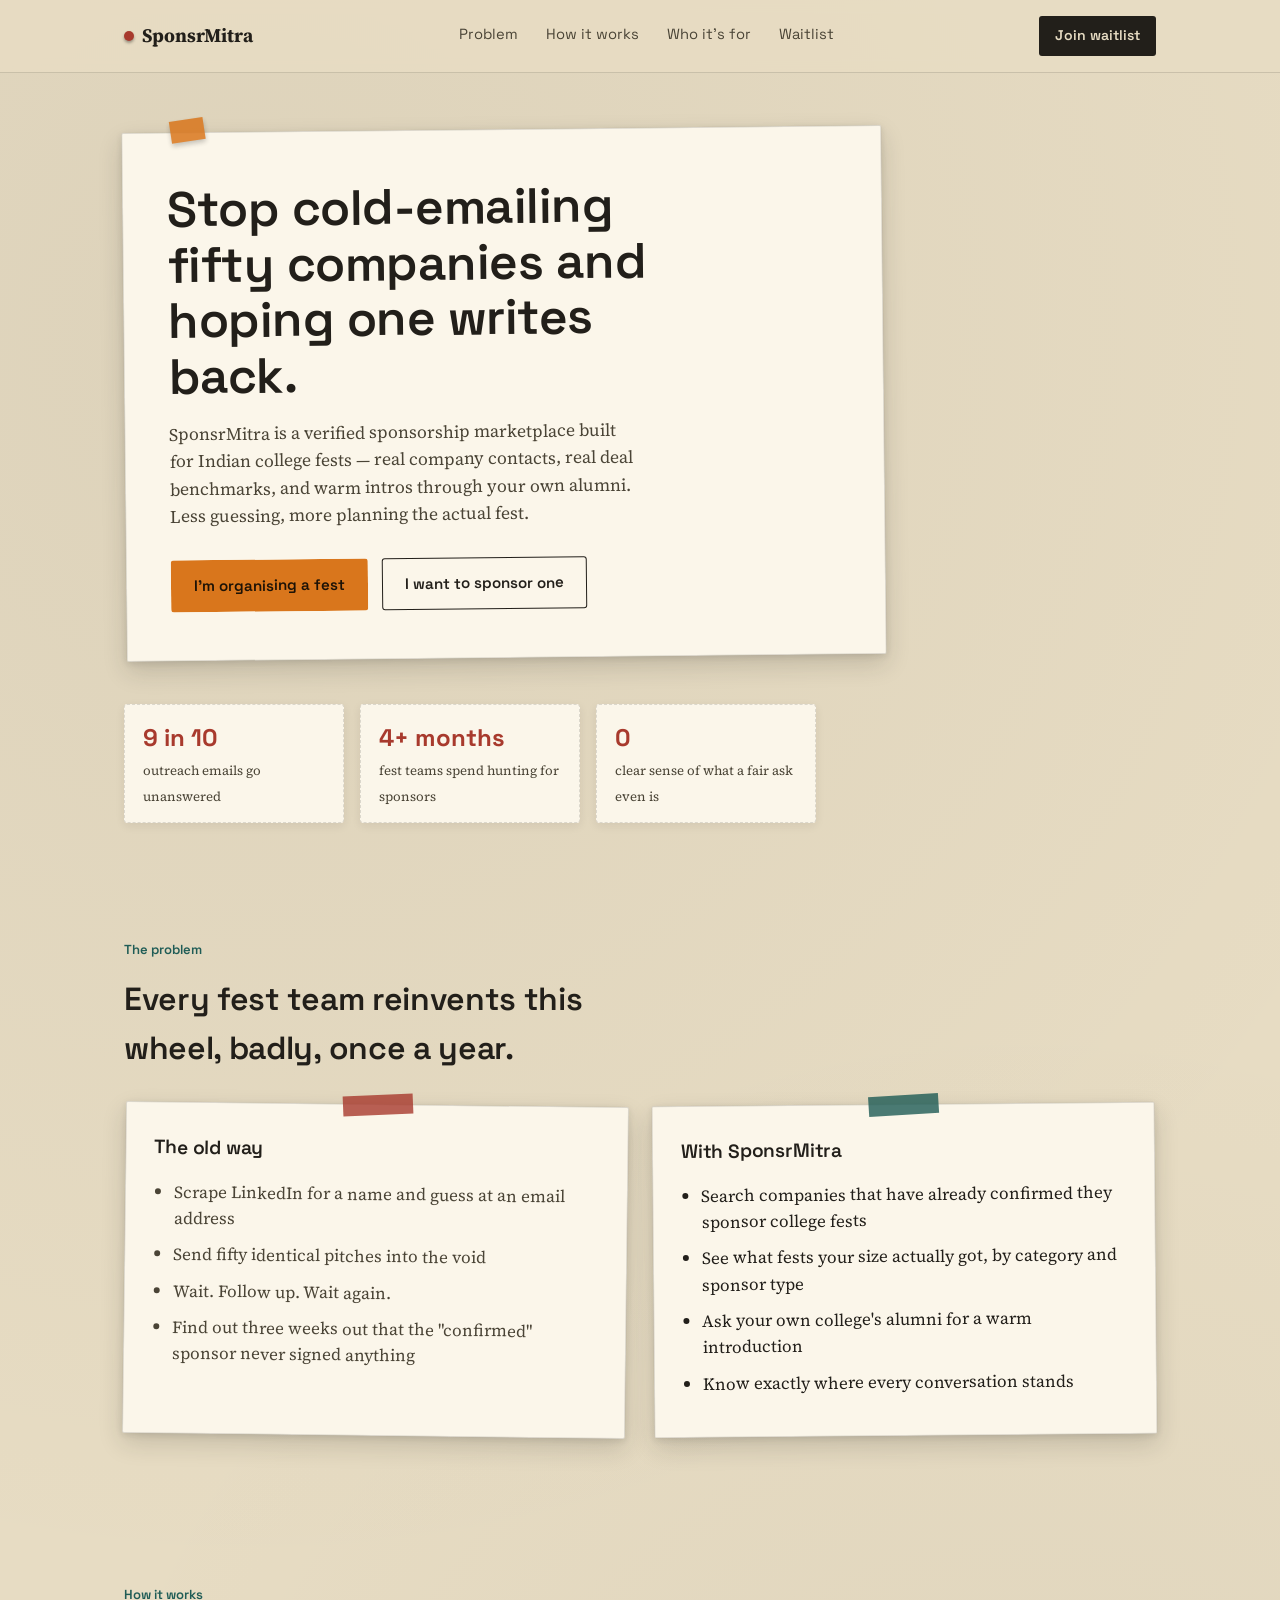
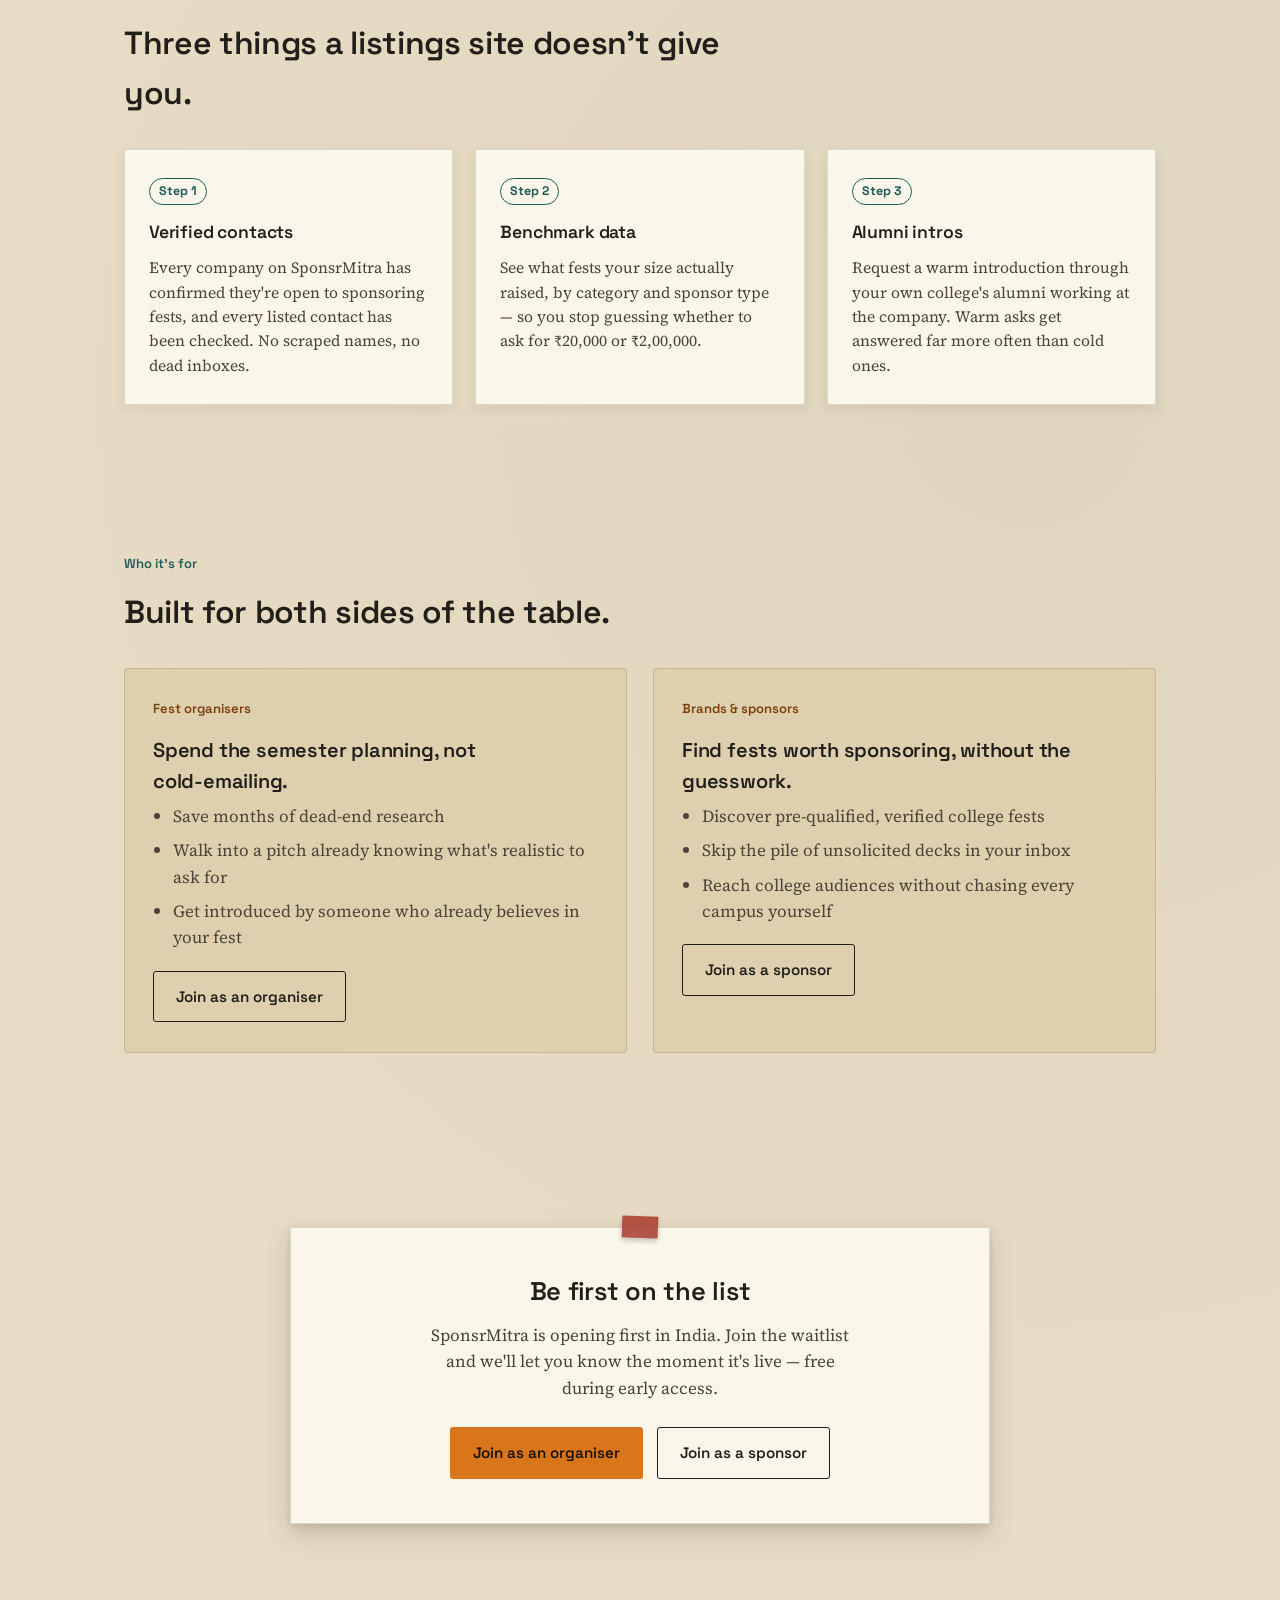
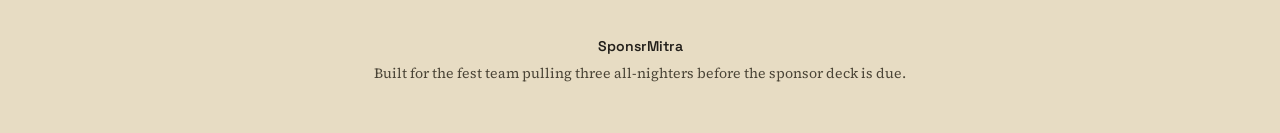
<file: landing/index.html>
<!DOCTYPE html>
<html lang="en">
<head>
<meta charset="UTF-8">
<meta name="viewport" content="width=device-width, initial-scale=1, viewport-fit=cover">
<title>SponsrMitra — Sponsorship, sorted for college fests</title>
<link rel="preconnect" href="https://fonts.googleapis.com">
<link rel="preconnect" href="https://fonts.gstatic.com" crossorigin>
<link href="https://fonts.googleapis.com/css2?family=Space+Grotesk:wght@500;600;700&family=Source+Serif+4:opsz,wght@8..60,400;8..60,500;8..60,600&display=swap" rel="stylesheet">
<style>
  :root {
    --paper: #E7DCC3;
    --paper-2: #DED0AF;
    --card: #FBF6EA;
    --ink: #221F1A;
    --ink-soft: #4A4436;
    --marigold: #D9761C;
    --marigold-ink: #7A3E0C;
    --teal: #1F5C56;
    --brick: #A83A2D;
    --line: rgba(34,31,26,0.14);
    --shadow: 0 10px 24px rgba(34,31,26,0.16), 0 2px 6px rgba(34,31,26,0.10);

    padding-top: env(safe-area-inset-top, 0px);
    padding-bottom: env(safe-area-inset-bottom, 0px);
  }

  @media (prefers-color-scheme: dark) {
    :root:not([data-theme="light"]) {
      --paper: #1B1712;
      --paper-2: #14110D;
      --card: #26211A;
      --ink: #EFE6D3;
      --ink-soft: #C9BEA6;
      --marigold: #EB9A4C;
      --marigold-ink: #F3C08B;
      --teal: #5AAC9F;
      --brick: #DA7A6B;
      --line: rgba(239,230,211,0.14);
      --shadow: 0 10px 26px rgba(0,0,0,0.45), 0 2px 8px rgba(0,0,0,0.3);
    }
  }
  :root[data-theme="dark"] {
    --paper: #1B1712;
    --paper-2: #14110D;
    --card: #26211A;
    --ink: #EFE6D3;
    --ink-soft: #C9BEA6;
    --marigold: #EB9A4C;
    --marigold-ink: #F3C08B;
    --teal: #5AAC9F;
    --brick: #DA7A6B;
    --line: rgba(239,230,211,0.14);
    --shadow: 0 10px 26px rgba(0,0,0,0.45), 0 2px 8px rgba(0,0,0,0.3);
  }

  html { scroll-behavior: smooth; scroll-padding-top: env(safe-area-inset-top, 0px); }
  * { box-sizing: border-box; }
  body {
    margin: 0;
    background: var(--paper);
    background-image:
      radial-gradient(circle at 20% 10%, rgba(34,31,26,0.05), transparent 40%),
      radial-gradient(circle at 80% 60%, rgba(34,31,26,0.04), transparent 45%);
    color: var(--ink);
    font-family: "Source Serif 4", Georgia, "Times New Roman", serif;
    font-size: 17px;
    line-height: 1.55;
    -webkit-font-smoothing: antialiased;
  }
  h1, h2, h3, .display {
    font-family: "Space Grotesk", "Helvetica Neue", Arial, sans-serif;
    font-weight: 600;
    letter-spacing: -0.01em;
    margin: 0;
    color: var(--ink);
  }
  a { color: inherit; }
  img, svg { max-width: 100%; }

  .wrap {
    max-width: 1080px;
    margin: 0 auto;
    padding: 0 24px;
  }

  /* NAV */
  header {
    position: sticky;
    top: 0;
    z-index: 20;
    padding-top: env(safe-area-inset-top, 0px);
    background: color-mix(in srgb, var(--paper) 88%, transparent);
    backdrop-filter: blur(6px);
    border-bottom: 1px solid var(--line);
  }
  .nav {
    display: flex;
    align-items: center;
    justify-content: space-between;
    padding: 16px 24px;
    max-width: 1080px;
    margin: 0 auto;
  }
  .brand {
    display: flex;
    align-items: center;
    gap: 8px;
    font-size: 1.2rem;
    font-weight: 700;
  }
  .brand .pin {
    display: inline-block;
    width: 10px;
    height: 10px;
    border-radius: 50%;
    background: var(--brick);
    box-shadow: 0 2px 3px rgba(0,0,0,0.35);
  }
  nav.links {
    display: flex;
    gap: 28px;
    font-family: "Space Grotesk", sans-serif;
    font-size: 0.92rem;
  }
  nav.links a { text-decoration: none; color: var(--ink-soft); border-bottom: 1px solid transparent; padding-bottom: 2px; }
  nav.links a:hover { color: var(--ink); border-bottom-color: var(--marigold); }
  .nav-cta {
    font-family: "Space Grotesk", sans-serif;
    font-weight: 600;
    font-size: 0.88rem;
    background: var(--ink);
    color: var(--paper);
    padding: 9px 16px;
    border-radius: 3px;
    text-decoration: none;
    white-space: nowrap;
  }
  .menu-btn { display: none; background: none; border: none; font-size: 1.4rem; color: var(--ink); cursor: pointer; }

  @media (max-width: 720px) {
    nav.links { display: none; }
    .menu-btn { display: block; }
  }

  /* SECTIONS */
  section { padding: 72px 0; }
  .eyebrow-tag {
    display: inline-flex;
    align-items: center;
    gap: 6px;
    font-family: "Space Grotesk", sans-serif;
    font-size: 0.82rem;
    font-weight: 600;
    color: var(--teal);
    margin-bottom: 14px;
  }

  /* HERO */
  .hero { padding: 56px 0 40px; }
  .hero-card {
    position: relative;
    background: var(--card);
    border: 1px solid var(--line);
    border-radius: 2px;
    box-shadow: var(--shadow);
    padding: 48px 44px;
    transform: rotate(-0.6deg);
    max-width: 760px;
  }
  .hero-card::before {
    content: "";
    position: absolute;
    top: -14px;
    left: 48px;
    width: 34px;
    height: 22px;
    background: var(--marigold);
    opacity: 0.85;
    transform: rotate(-8deg);
    box-shadow: 0 3px 5px rgba(0,0,0,0.25);
  }
  .hero h1 {
    font-size: clamp(2rem, 4.6vw, 3.1rem);
    line-height: 1.12;
    max-width: 16ch;
  }
  .hero p.lede {
    font-family: "Source Serif 4", serif;
    font-size: 1.1rem;
    color: var(--ink-soft);
    margin-top: 18px;
    max-width: 52ch;
  }
  .cta-row { display: flex; gap: 14px; flex-wrap: wrap; margin-top: 30px; }
  .btn {
    font-family: "Space Grotesk", sans-serif;
    font-weight: 600;
    font-size: 0.95rem;
    padding: 13px 22px;
    border-radius: 3px;
    text-decoration: none;
    display: inline-block;
    border: 1px solid transparent;
  }
  .btn-primary { background: var(--marigold); color: #1c1206; }
  .btn-secondary { background: transparent; color: var(--ink); border-color: var(--ink); }
  .btn:hover { filter: brightness(1.06); }

  .stat-row {
    display: flex;
    gap: 16px;
    flex-wrap: wrap;
    margin-top: 46px;
  }
  .stub {
    font-family: "Space Grotesk", sans-serif;
    background: var(--card);
    border: 1px dashed var(--line);
    border-radius: 3px;
    padding: 14px 18px;
    max-width: 220px;
    box-shadow: 0 3px 10px rgba(34,31,26,0.08);
  }
  .stub .num { font-size: 1.5rem; font-weight: 700; color: var(--brick); display: block; }
  .stub .cap { font-size: 0.82rem; color: var(--ink-soft); font-family: "Source Serif 4", serif; }

  /* PROBLEM */
  .cards-2 { display: grid; grid-template-columns: 1fr 1fr; gap: 26px; margin-top: 30px; }
  @media (max-width: 720px) { .cards-2 { grid-template-columns: 1fr; } }
  .note-card {
    background: var(--card);
    border: 1px solid var(--line);
    border-radius: 2px;
    box-shadow: var(--shadow);
    padding: 30px 28px;
    position: relative;
  }
  .note-card.old { transform: rotate(0.7deg); }
  .note-card.new { transform: rotate(-0.5deg); }
  .tape {
    position: absolute;
    top: -10px;
    left: 50%;
    transform: translateX(-50%) rotate(-3deg);
    width: 70px;
    height: 20px;
    opacity: 0.8;
  }
  .tape.brick { background: var(--brick); }
  .tape.teal { background: var(--teal); }
  .note-card h3 { font-size: 1.2rem; margin-bottom: 16px; }
  .note-card ul { margin: 0; padding-left: 20px; color: var(--ink-soft); }
  .note-card li { margin-bottom: 10px; }
  .note-card.new li { color: var(--ink); }

  /* HOW IT WORKS */
  .steps { display: grid; grid-template-columns: repeat(3, 1fr); gap: 22px; margin-top: 30px; }
  @media (max-width: 860px) { .steps { grid-template-columns: 1fr; } }
  .step {
    background: var(--card);
    border: 1px solid var(--line);
    border-radius: 2px;
    padding: 26px 24px;
    box-shadow: 0 4px 12px rgba(34,31,26,0.08);
  }
  .step .tab {
    font-family: "Space Grotesk", sans-serif;
    font-size: 0.78rem;
    font-weight: 700;
    color: var(--teal);
    border: 1px solid var(--teal);
    display: inline-block;
    padding: 3px 9px;
    border-radius: 20px;
    margin-bottom: 14px;
  }
  .step h3 { font-size: 1.1rem; margin-bottom: 10px; }
  .step p { color: var(--ink-soft); font-size: 0.98rem; margin: 0; }

  /* WHO FOR */
  .audience { display: grid; grid-template-columns: 1fr 1fr; gap: 26px; margin-top: 30px; }
  @media (max-width: 720px) { .audience { grid-template-columns: 1fr; } }
  .aud-card {
    background: var(--paper-2);
    border: 1px solid var(--line);
    border-radius: 4px;
    padding: 30px 28px;
  }
  .aud-card h3 { font-size: 1.25rem; margin-bottom: 6px; }
  .aud-card .role { font-family: "Space Grotesk", sans-serif; font-size: 0.82rem; color: var(--marigold-ink); font-weight: 600; margin-bottom: 16px; display:block; }
  .aud-card ul { padding-left: 20px; margin: 0 0 20px; color: var(--ink-soft); }
  .aud-card li { margin-bottom: 8px; }

  /* WAITLIST */
  .waitlist-card {
    background: var(--card);
    border: 1px solid var(--line);
    box-shadow: var(--shadow);
    border-radius: 2px;
    padding: 44px 40px;
    max-width: 700px;
    margin: 30px auto 0;
    text-align: center;
    position: relative;
  }
  .waitlist-card::before {
    content: "";
    position: absolute;
    top: -12px;
    left: 50%;
    transform: translateX(-50%) rotate(2deg);
    width: 36px;
    height: 22px;
    background: var(--brick);
    opacity: 0.85;
    box-shadow: 0 3px 5px rgba(0,0,0,0.25);
  }
  .waitlist-card h2 { font-size: 1.6rem; margin-bottom: 10px; }
  .waitlist-card p { color: var(--ink-soft); max-width: 48ch; margin: 0 auto 26px; }
  .wl-buttons { display: flex; gap: 14px; justify-content: center; flex-wrap: wrap; }

  footer {
    padding: 40px 24px 48px;
    text-align: center;
    color: var(--ink-soft);
    font-size: 0.88rem;
  }
  footer .brand-line { font-family: "Space Grotesk", sans-serif; color: var(--ink); margin-bottom: 6px; font-weight: 600; }

  .center-head { text-align: left; max-width: 640px; }
</style>
</head>
<body>

<header>
  <div class="nav">
    <div class="brand"><span class="pin"></span>SponsrMitra</div>
    <nav class="links">
      <a href="#problem">Problem</a>
      <a href="#how">How it works</a>
      <a href="#for">Who it's for</a>
      <a href="#waitlist">Waitlist</a>
    </nav>
    <a class="nav-cta" href="#waitlist">Join waitlist</a>
  </div>
</header>

<main>
  <section class="hero">
    <div class="wrap">
      <div class="hero-card">
        <h1>Stop cold&#8209;emailing fifty companies and hoping one writes back.</h1>
        <p class="lede">SponsrMitra is a verified sponsorship marketplace built for Indian college fests &mdash; real company contacts, real deal benchmarks, and warm intros through your own alumni. Less guessing, more planning the actual fest.</p>
        <div class="cta-row">
          <a class="btn btn-primary" href="#waitlist" onclick="setRole('organiser')">I'm organising a fest</a>
          <a class="btn btn-secondary" href="#waitlist" onclick="setRole('sponsor')">I want to sponsor one</a>
        </div>
      </div>

      <div class="stat-row">
        <div class="stub"><span class="num">9 in 10</span><span class="cap">outreach emails go unanswered</span></div>
        <div class="stub"><span class="num">4+ months</span><span class="cap">fest teams spend hunting for sponsors</span></div>
        <div class="stub"><span class="num">0</span><span class="cap">clear sense of what a fair ask even is</span></div>
      </div>
    </div>
  </section>

  <section id="problem">
    <div class="wrap">
      <div class="eyebrow-tag">The problem</div>
      <h2 style="font-size: clamp(1.5rem, 3vw, 2rem); max-width: 22ch;">Every fest team reinvents this wheel, badly, once a year.</h2>

      <div class="cards-2">
        <div class="note-card old">
          <span class="tape brick"></span>
          <h3>The old way</h3>
          <ul>
            <li>Scrape LinkedIn for a name and guess at an email address</li>
            <li>Send fifty identical pitches into the void</li>
            <li>Wait. Follow up. Wait again.</li>
            <li>Find out three weeks out that the "confirmed" sponsor never signed anything</li>
          </ul>
        </div>
        <div class="note-card new">
          <span class="tape teal"></span>
          <h3>With SponsrMitra</h3>
          <ul>
            <li>Search companies that have already confirmed they sponsor college fests</li>
            <li>See what fests your size actually got, by category and sponsor type</li>
            <li>Ask your own college's alumni for a warm introduction</li>
            <li>Know exactly where every conversation stands</li>
          </ul>
        </div>
      </div>
    </div>
  </section>

  <section id="how">
    <div class="wrap">
      <div class="eyebrow-tag">How it works</div>
      <h2 class="center-head" style="font-size: clamp(1.5rem, 3vw, 2rem);">Three things a listings site doesn't give you.</h2>

      <div class="steps">
        <div class="step">
          <span class="tab">Step 1</span>
          <h3>Verified contacts</h3>
          <p>Every company on SponsrMitra has confirmed they're open to sponsoring fests, and every listed contact has been checked. No scraped names, no dead inboxes.</p>
        </div>
        <div class="step">
          <span class="tab">Step 2</span>
          <h3>Benchmark data</h3>
          <p>See what fests your size actually raised, by category and sponsor type &mdash; so you stop guessing whether to ask for &#8377;20,000 or &#8377;2,00,000.</p>
        </div>
        <div class="step">
          <span class="tab">Step 3</span>
          <h3>Alumni intros</h3>
          <p>Request a warm introduction through your own college's alumni working at the company. Warm asks get answered far more often than cold ones.</p>
        </div>
      </div>
    </div>
  </section>

  <section id="for">
    <div class="wrap">
      <div class="eyebrow-tag">Who it's for</div>
      <h2 class="center-head" style="font-size: clamp(1.5rem, 3vw, 2rem);">Built for both sides of the table.</h2>

      <div class="audience">
        <div class="aud-card">
          <span class="role">Fest organisers</span>
          <h3>Spend the semester planning, not cold&#8209;emailing.</h3>
          <ul>
            <li>Save months of dead-end research</li>
            <li>Walk into a pitch already knowing what's realistic to ask for</li>
            <li>Get introduced by someone who already believes in your fest</li>
          </ul>
          <a class="btn btn-secondary" href="#waitlist" onclick="setRole('organiser')">Join as an organiser</a>
        </div>
        <div class="aud-card">
          <span class="role">Brands &amp; sponsors</span>
          <h3>Find fests worth sponsoring, without the guesswork.</h3>
          <ul>
            <li>Discover pre-qualified, verified college fests</li>
            <li>Skip the pile of unsolicited decks in your inbox</li>
            <li>Reach college audiences without chasing every campus yourself</li>
          </ul>
          <a class="btn btn-secondary" href="#waitlist" onclick="setRole('sponsor')">Join as a sponsor</a>
        </div>
      </div>
    </div>
  </section>

  <section id="waitlist">
    <div class="wrap">
      <div class="waitlist-card">
        <h2>Be first on the list</h2>
        <p>SponsrMitra is opening first in India. Join the waitlist and we'll let you know the moment it's live &mdash; free during early access.</p>
        <div class="wl-buttons">
          <a class="btn btn-primary" id="btn-organiser" href="https://forms.gle/REPLACE_WITH_YOUR_FORM_LINK" target="_blank" rel="noopener">Join as an organiser</a>
          <a class="btn btn-secondary" id="btn-sponsor" href="https://forms.gle/REPLACE_WITH_YOUR_FORM_LINK" target="_blank" rel="noopener">Join as a sponsor</a>
        </div>
      </div>
    </div>
  </section>
</main>

<footer>
  <div class="brand-line">SponsrMitra</div>
  <div>Built for the fest team pulling three all-nighters before the sponsor deck is due.</div>
</footer>

<script>
  function setRole(role) {
    // Marks which CTA the visitor entered through; both waitlist buttons
    // still point at the same form(s) — see the two forms/tabs set up
    // for "organiser" vs "sponsor" respondents.
    try {
      document.getElementById('btn-organiser').style.outline = role === 'organiser' ? '2px solid var(--marigold)' : 'none';
      document.getElementById('btn-sponsor').style.outline = role === 'sponsor' ? '2px solid var(--marigold)' : 'none';
    } catch (e) {}
  }
</script>

</body>
</html>
</file>
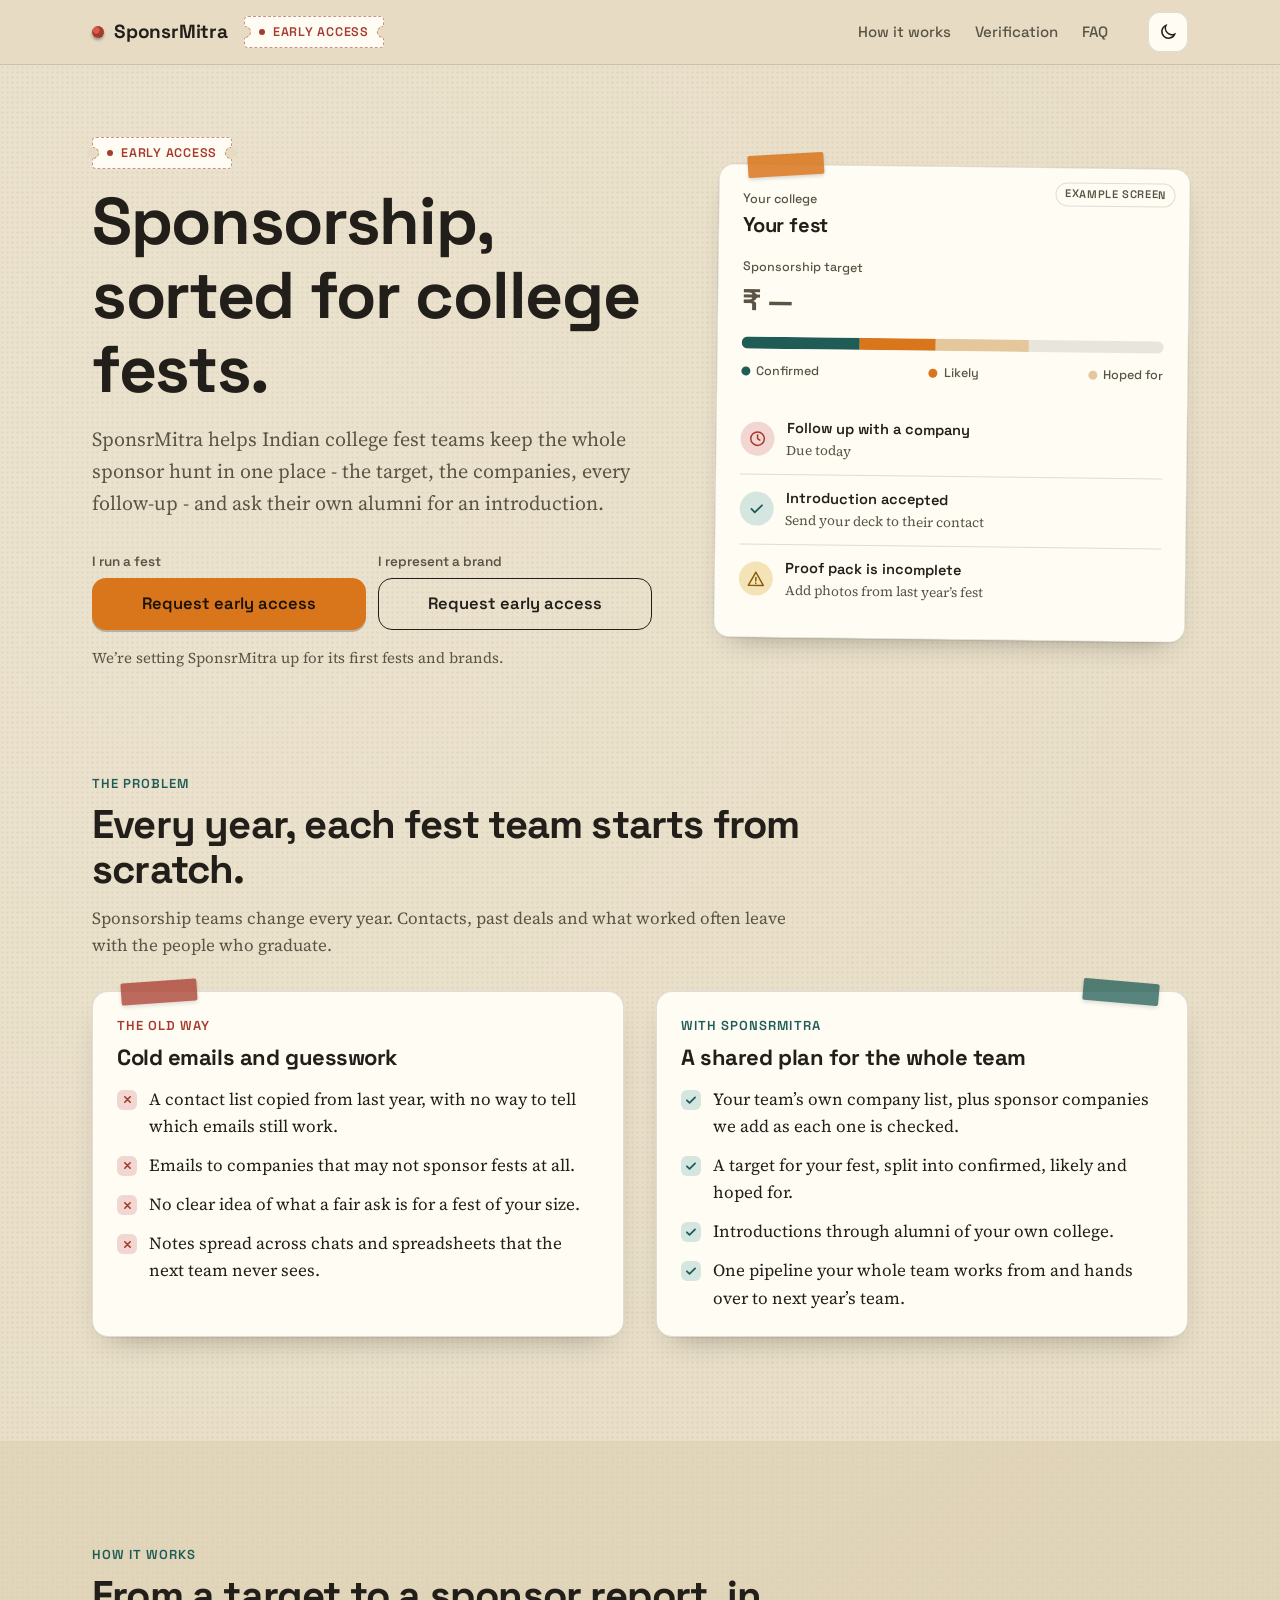
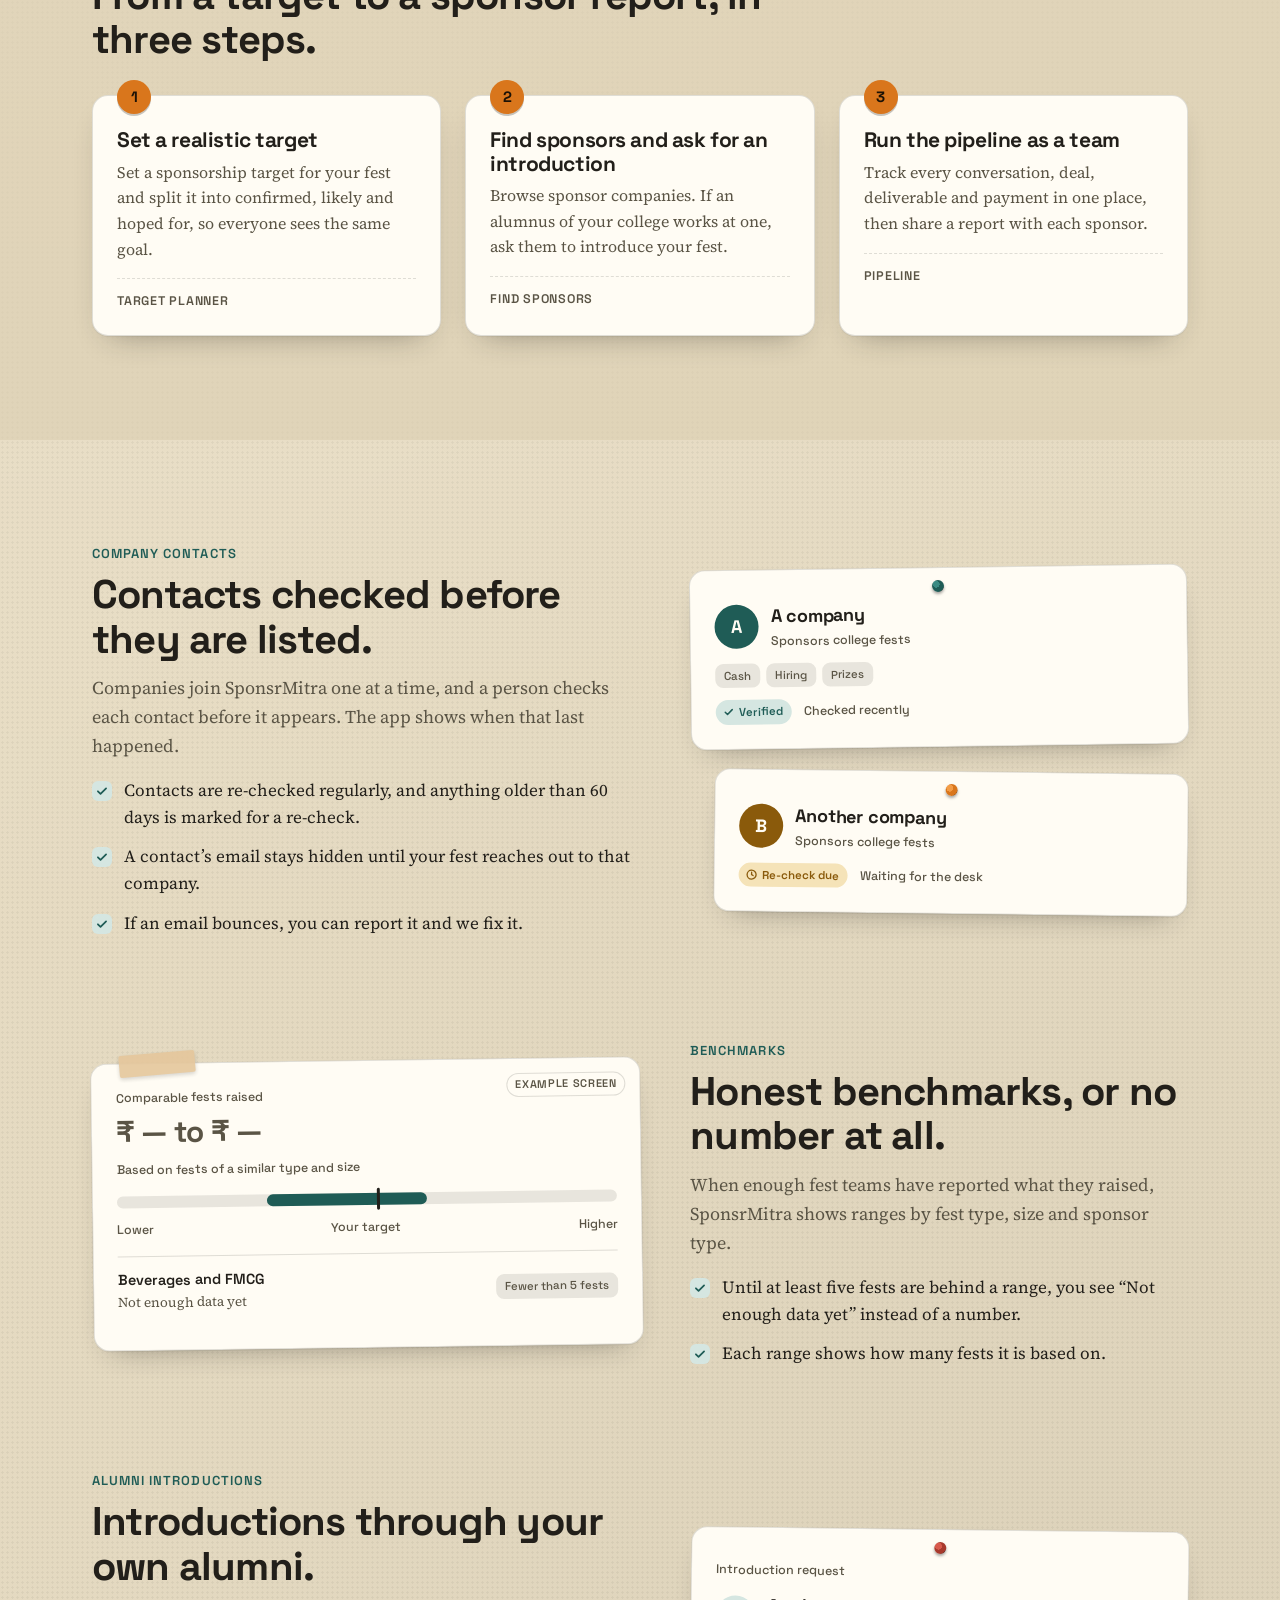
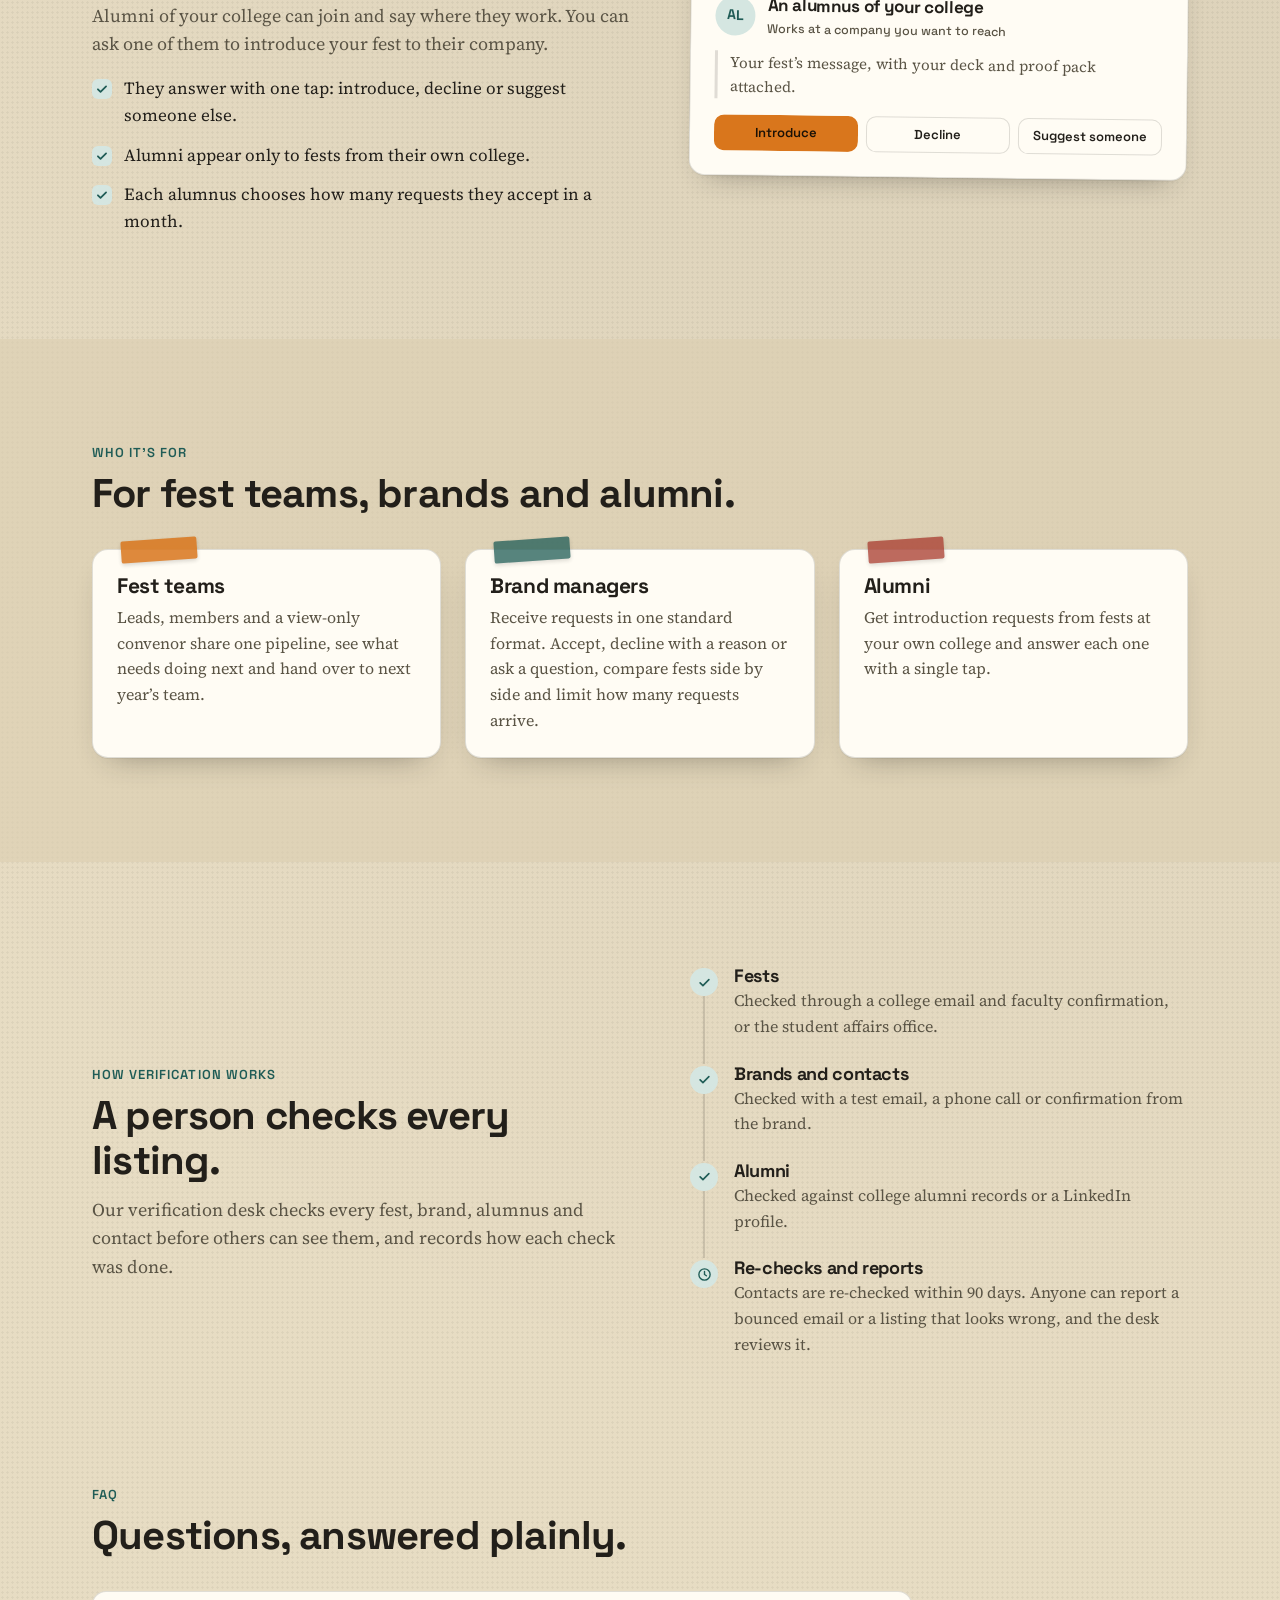
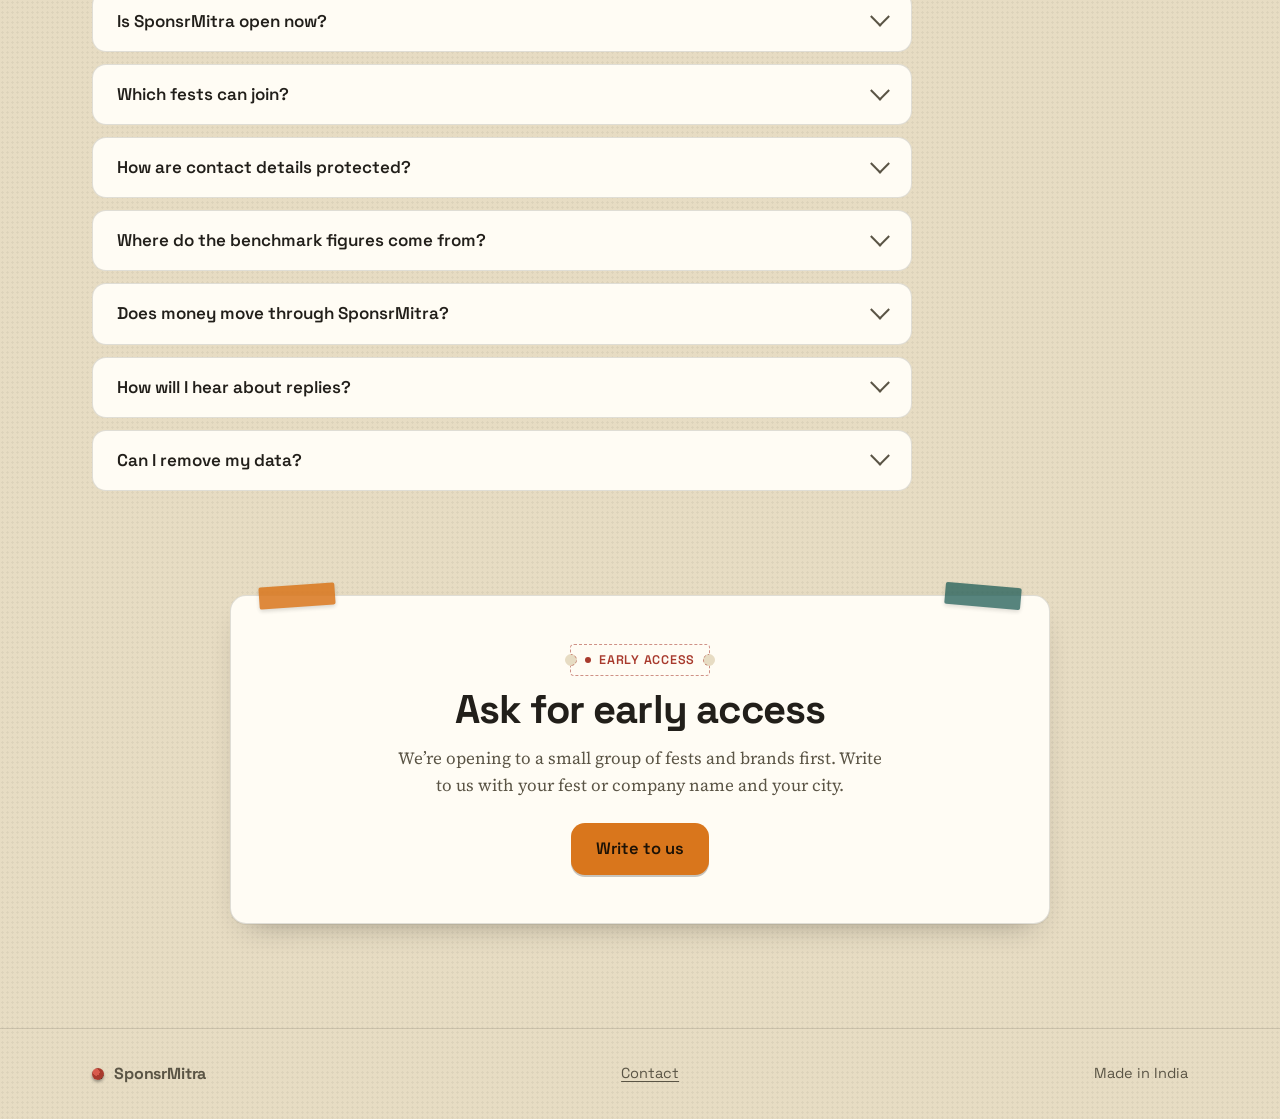
<file: public/index.html>
<!DOCTYPE html>
<html lang="en">
<head>
<meta charset="UTF-8">
<meta name="viewport" content="width=device-width, initial-scale=1, viewport-fit=cover">
<title>SponsrMitra: sponsorship, sorted for college fests</title>
<meta name="description" content="SponsrMitra helps Indian college fest teams plan their sponsor hunt, keep every conversation in one place, and ask their own alumni for introductions.">
<link rel="canonical" href="https://sponsrmitra.live/">
<meta property="og:type" content="website">
<meta property="og:site_name" content="SponsrMitra">
<meta property="og:url" content="https://sponsrmitra.live/">
<meta property="og:title" content="SponsrMitra: sponsorship, sorted for college fests">
<meta property="og:description" content="One place for a college fest’s sponsor hunt: the target, the companies, the follow-ups and introductions through your own alumni. Early access for Indian college fests.">
<meta property="og:image" content="https://sponsrmitra.live/og.png">
<meta property="og:image:width" content="1200">
<meta property="og:image:height" content="630">
<meta property="og:image:alt" content="SponsrMitra: sponsorship, sorted for college fests">
<meta name="twitter:card" content="summary_large_image">
<meta name="twitter:title" content="SponsrMitra: sponsorship, sorted for college fests">
<meta name="twitter:description" content="One place for a college fest’s sponsor hunt: the target, the companies, the follow-ups and introductions through your own alumni. Early access for Indian college fests.">
<meta name="twitter:image" content="https://sponsrmitra.live/og.png">
<meta name="theme-color" content="#E7DCC3">
<link rel="icon" href="data:image/svg+xml,%3Csvg xmlns='http://www.w3.org/2000/svg' viewBox='0 0 32 32'%3E%3Ccircle cx='16' cy='16' r='13' fill='%236A231A'/%3E%3Ccircle cx='16' cy='16' r='10.5' fill='%23A83A2D'/%3E%3Ccircle cx='13' cy='13' r='4' fill='%23D85A4C'/%3E%3C/svg%3E">
<script>
  // Old app links (sponsrmitra.live/#/sponsor/...) now live under /app/.
  if (/^#\//.test(location.hash)) location.replace('app/' + location.hash);
  try { var t = localStorage.getItem('sponsrmitra.theme'); if (t === 'light' || t === 'dark') document.documentElement.setAttribute('data-theme', t); } catch (e) { /* storage blocked */ }
</script>
<script src="config.js"></script>
<link rel="preconnect" href="https://fonts.googleapis.com">
<link rel="preconnect" href="https://fonts.gstatic.com" crossorigin>
<link href="https://fonts.googleapis.com/css2?family=Space+Grotesk:wght@500;600;700&family=Source+Serif+4:opsz,wght@8..60,400;8..60,600&display=swap" rel="stylesheet">
<style>
:root{
  --paper:#E7DCC3; --paper2:#DCCFB1; --card:#FFFCF4; --ink:#221F1A; --ink2:#5A5445; --line:rgba(34,31,26,.14);
  --mari:#D9761C; --mari-ink:#1c1206; --mari-soft:#F6DDBF; --teal:#1F5C56; --teal-soft:#D5E6E1;
  --brick:#A83A2D; --brick-soft:#F1D6D1; --amber:#8A5A0B; --amber-soft:#F5E3B8; --track:rgba(34,31,26,.10);
  --hold:#E5C79C; --shadow:0 1px 0 rgba(34,31,26,.05),0 14px 30px -18px rgba(34,31,26,.45); --glow:rgba(255,255,255,.18);
  --s1:4px; --s2:8px; --s3:12px; --s4:16px; --s5:24px; --s6:32px; --s7:48px; --s8:72px; --s9:104px;
  --hd:"Space Grotesk","Helvetica Neue",Arial,sans-serif; --bd:"Source Serif 4",Georgia,"Times New Roman",serif;
}
@media (prefers-color-scheme: dark){
  :root:not([data-theme="light"]){
    --paper:#16130F; --paper2:#1F1A14; --card:#26211A; --ink:#EFE6D3; --ink2:#C9BEA6; --line:rgba(239,230,211,.15);
    --mari:#EB9A4C; --mari-soft:#4A3320; --teal:#5AAC9F; --teal-soft:#20403B; --brick:#DA7A6B; --brick-soft:#4A2622;
    --amber:#E8B35A; --amber-soft:#46371A; --track:rgba(239,230,211,.13); --hold:#8F7650; --shadow:0 14px 30px -16px rgba(0,0,0,.75); --glow:rgba(235,154,76,.05);
  }
}
:root[data-theme="dark"]{
  --paper:#16130F; --paper2:#1F1A14; --card:#26211A; --ink:#EFE6D3; --ink2:#C9BEA6; --line:rgba(239,230,211,.15);
  --mari:#EB9A4C; --mari-soft:#4A3320; --teal:#5AAC9F; --teal-soft:#20403B; --brick:#DA7A6B; --brick-soft:#4A2622;
  --amber:#E8B35A; --amber-soft:#46371A; --track:rgba(239,230,211,.13); --hold:#8F7650; --shadow:0 14px 30px -16px rgba(0,0,0,.75); --glow:rgba(235,154,76,.05);
}
*{box-sizing:border-box;margin:0;padding:0}
html{scroll-behavior:smooth;scroll-padding-top:84px;-webkit-text-size-adjust:100%}
body{background:var(--paper);color:var(--ink);font-family:var(--bd);font-size:17px;line-height:1.6;-webkit-font-smoothing:antialiased;overflow-x:hidden;
  background-image:radial-gradient(circle at 15% 8%,var(--glow),transparent 38%),radial-gradient(circle at 85% 55%,rgba(34,31,26,.05),transparent 42%),radial-gradient(rgba(34,31,26,.05) 1px,transparent 1.2px);background-size:auto,auto,5px 5px}
h1,h2,h3,.hd{font-family:var(--hd);letter-spacing:-.02em;line-height:1.12;font-weight:700}
a{color:inherit}
a:focus-visible,button:focus-visible,summary:focus-visible{outline:3px solid var(--mari);outline-offset:3px;border-radius:6px}
.wrap{max-width:1160px;margin:0 auto;padding:0 var(--s4)}
@media (min-width:720px){.wrap{padding:0 var(--s6)}}
.skip{position:absolute;left:-999px;top:8px;background:var(--ink);color:var(--paper);padding:8px 14px;border-radius:8px;font-family:var(--hd);z-index:100}
.skip:focus{left:8px}
[hidden]{display:none!important}

/* header */
.top{position:sticky;top:0;z-index:30;background:color-mix(in srgb,var(--paper) 90%,transparent);backdrop-filter:blur(8px);-webkit-backdrop-filter:blur(8px);border-bottom:1px solid var(--line)}
.top .wrap{display:flex;align-items:center;gap:var(--s4);height:64px}
.brand{display:flex;align-items:center;gap:10px;font-family:var(--hd);font-weight:700;font-size:19px;letter-spacing:-.01em;text-decoration:none}
.pin{width:12px;height:12px;border-radius:50%;background:radial-gradient(circle at 35% 35%,#D85A4C 0 30%,var(--brick) 32% 70%,#6A231A 72%);box-shadow:0 2px 3px rgba(0,0,0,.35);flex:none}
.pin.teal{background:radial-gradient(circle at 35% 35%,#3A8A82 0 30%,#1F5C56 32% 70%,#123935 72%)}
.pin.mari{background:radial-gradient(circle at 35% 35%,#F39C46 0 30%,#D9761C 32% 70%,#944E0E 72%)}
.links{display:none;gap:var(--s5);margin-left:auto;font-family:var(--hd);font-weight:500;font-size:15px}
.links a{text-decoration:none;color:var(--ink2)}.links a:hover{color:var(--ink)}
@media (min-width:880px){.links{display:flex}}
.top-r{display:flex;align-items:center;gap:var(--s2);margin-left:auto}
@media (min-width:880px){.top-r{margin-left:var(--s5)}}
.iconbtn{width:40px;height:40px;border-radius:12px;border:1px solid var(--line);background:var(--card);color:var(--ink);display:flex;align-items:center;justify-content:center;cursor:pointer}

/* ticket label */
.ticket{position:relative;display:inline-flex;align-items:center;gap:8px;font-family:var(--hd);font-weight:600;font-size:12.5px;letter-spacing:.06em;text-transform:uppercase;color:var(--brick);background:var(--card);border:1px dashed color-mix(in srgb,var(--brick) 55%,transparent);padding:5px 14px;border-radius:4px;white-space:nowrap}
.ticket::before,.ticket::after{content:"";position:absolute;top:50%;width:10px;height:10px;border-radius:50%;background:var(--paper);transform:translateY(-50%);border:1px dashed color-mix(in srgb,var(--brick) 55%,transparent)}
.ticket::before{left:-6px;border-left-color:transparent;border-bottom-color:transparent;transform:translateY(-50%) rotate(45deg)}
.ticket::after{right:-6px;border-right-color:transparent;border-top-color:transparent;transform:translateY(-50%) rotate(45deg)}
.ticket i{width:6px;height:6px;border-radius:50%;background:var(--brick)}
.top .ticket{display:none}
@media (min-width:560px){.top .ticket{display:inline-flex}}

/* buttons */
.btn{display:inline-flex;align-items:center;justify-content:center;gap:8px;min-height:52px;padding:0 24px;border-radius:14px;font-family:var(--hd);font-weight:600;font-size:16.5px;text-decoration:none;cursor:pointer;border:1.5px solid transparent;transition:transform .15s ease,box-shadow .15s ease;text-align:center}
.btn.primary{background:var(--mari);color:var(--mari-ink);box-shadow:0 2px 0 rgba(34,31,26,.25)}
.btn.primary:hover{transform:translateY(-1px);box-shadow:0 4px 0 rgba(34,31,26,.25)}
.btn.ghost{border-color:var(--ink);color:var(--ink);background:transparent}
.btn.ghost:hover{background:color-mix(in srgb,var(--ink) 6%,transparent)}
.btn.sm{min-height:40px;padding:0 16px;font-size:14.5px;border-radius:11px}

/* cards and noticeboard details */
.card{position:relative;background:var(--card);border:1px solid var(--line);border-radius:16px;padding:var(--s5);box-shadow:var(--shadow)}
.tape{position:absolute;top:-11px;left:28px;width:76px;height:22px;background:var(--mari);opacity:.85;transform:rotate(-4deg);box-shadow:0 2px 4px rgba(0,0,0,.18);border-radius:2px}
.tape.r{left:auto;right:28px;transform:rotate(5deg)}
.tape.teal{background:var(--teal);opacity:.75}.tape.brick{background:var(--brick);opacity:.75}.tape.cream{background:var(--hold);opacity:.9}
.card>.pin{position:absolute;top:12px;left:50%;margin-left:-6px}
.tilt-l{transform:rotate(-.8deg)}.tilt-r{transform:rotate(.7deg)}
.eyebrow{font-family:var(--hd);font-weight:600;font-size:13px;letter-spacing:.08em;text-transform:uppercase;color:var(--teal)}
.lede{font-size:clamp(18px,2.2vw,20px);color:var(--ink2);max-width:60ch}
.sec{padding:var(--s8) 0}
@media (min-width:1024px){.sec{padding:var(--s9) 0}}
.sec-h{max-width:720px;margin-bottom:var(--s6)}
.sec-h h2{font-size:clamp(28px,4vw,40px);margin-top:var(--s2)}
.sec-h p{margin-top:var(--s3);color:var(--ink2)}
.grid2,.grid3{display:grid;gap:var(--s5)}
@media (min-width:760px){.grid2{grid-template-columns:1fr 1fr;gap:var(--s6)}.grid3{grid-template-columns:repeat(3,1fr)}}
.split{display:grid;gap:var(--s6);align-items:center}
@media (min-width:900px){.split{grid-template-columns:1.05fr .95fr;gap:var(--s7)}.split.flip>:first-child{order:2}}
ul.ticks{list-style:none;display:grid;gap:var(--s3);margin-top:var(--s4)}
ul.ticks li{display:flex;gap:12px;align-items:flex-start}
ul.ticks li::before{content:"";flex:none;width:20px;height:20px;margin-top:4px;border-radius:6px;background:var(--teal-soft) url("data:image/svg+xml,%3Csvg xmlns='http://www.w3.org/2000/svg' viewBox='0 0 24 24' fill='none' stroke='%231F5C56' stroke-width='3' stroke-linecap='round' stroke-linejoin='round'%3E%3Cpath d='M5 12.5l4.5 4.5L19 7.5'/%3E%3C/svg%3E") center/14px no-repeat}
ul.ticks.x li::before{background:var(--brick-soft) url("data:image/svg+xml,%3Csvg xmlns='http://www.w3.org/2000/svg' viewBox='0 0 24 24' fill='none' stroke='%23A83A2D' stroke-width='3' stroke-linecap='round'%3E%3Cpath d='M7 7l10 10M17 7 7 17'/%3E%3C/svg%3E") center/13px no-repeat}

/* hero */
.hero{padding:var(--s7) 0 var(--s8)}
@media (min-width:1024px){.hero{padding:var(--s8) 0 var(--s9)}}
.hero-grid{display:grid;gap:var(--s7);align-items:center}
@media (min-width:980px){.hero-grid{grid-template-columns:1.1fr .9fr}}
.hero h1{font-size:clamp(38px,6.4vw,66px);margin-top:var(--s4);max-width:14ch}
.hero .lede{margin-top:var(--s4)}
.ctas{display:grid;gap:var(--s3);margin-top:var(--s6)}
@media (min-width:560px){.ctas{grid-template-columns:1fr 1fr;max-width:560px}}
.cta{display:flex;flex-direction:column;gap:6px}
.cta>span{font-family:var(--hd);font-weight:600;font-size:13.5px;color:var(--ink2)}
.cta .btn{width:100%}
.hero-note{margin-top:var(--s4);font-size:15px;color:var(--ink2)}

/* product pictures (generic labels, no figures) */
.mock{font-family:var(--hd);font-size:14px}
.mock .lbl{font-weight:500;font-size:12.5px;color:var(--ink2)}
.mock .val{font-weight:700;font-size:30px;letter-spacing:-.02em;color:var(--ink2)}
.mock .title{font-weight:700;font-size:20px;letter-spacing:-.01em}
.bar{display:flex;height:12px;border-radius:8px;background:var(--track);overflow:hidden;margin-top:var(--s3)}
.bar i{display:block;height:100%}
.legend{display:flex;justify-content:space-between;gap:8px;margin-top:var(--s3);font-weight:500;font-size:12.5px;color:var(--ink2)}
.legend span{display:flex;align-items:center;gap:6px}
.dot{width:9px;height:9px;border-radius:50%;display:inline-block;flex:none}
.row{display:flex;align-items:center;gap:12px}
.lr{display:flex;align-items:center;gap:12px;padding:12px 0;border-top:1px solid var(--line)}
.lr:first-child{border-top:none}
.lr b{display:block;font-weight:600;font-size:14.5px}
.lr small{display:block;font-family:var(--bd);font-size:13.5px;color:var(--ink2)}
.ic{width:34px;height:34px;border-radius:50%;flex:none;display:flex;align-items:center;justify-content:center}
.logo{width:44px;height:44px;border-radius:50%;flex:none;background:var(--teal);color:#FFFCF4;display:flex;align-items:center;justify-content:center;font-weight:700;font-size:18px}
.logo.alt{background:#8A5A0B}
.av{width:40px;height:40px;border-radius:50%;flex:none;background:var(--teal-soft);color:var(--teal);display:flex;align-items:center;justify-content:center;font-weight:700;font-size:14px}
.tag{display:inline-block;font-weight:500;font-size:11.5px;padding:3px 9px;border-radius:8px;background:var(--track);color:var(--ink2)}
.badge{display:inline-flex;align-items:center;gap:4px;font-weight:600;font-size:11.5px;padding:3px 9px 3px 7px;border-radius:20px;white-space:nowrap}
.badge.ok{color:var(--teal);background:var(--teal-soft)}.badge.due{color:var(--amber);background:var(--amber-soft)}
.mini-btn{flex:1;min-height:36px;border-radius:10px;display:flex;align-items:center;justify-content:center;font-weight:600;font-size:13px;border:1.5px solid var(--line)}
.mini-btn.p{background:var(--mari);color:var(--mari-ink);border-color:transparent}
.ex-label{position:absolute;right:14px;top:14px;font-family:var(--hd);font-weight:600;font-size:11px;letter-spacing:.06em;text-transform:uppercase;color:var(--ink2);border:1px solid var(--line);padding:2px 8px;border-radius:20px;background:var(--card)}
.rbar{position:relative;height:12px;background:var(--track);border-radius:7px;margin-top:var(--s4)}
.rbar i{position:absolute;top:0;bottom:0;left:30%;right:38%;border-radius:7px;background:var(--teal)}
.rbar b{position:absolute;top:-5px;left:52%;width:3px;height:22px;border-radius:2px;background:var(--ink)}
.stack-cards{position:relative;display:grid;gap:var(--s5)}

/* steps */
.step{padding-top:var(--s6)}
.step .num{position:absolute;top:-16px;left:var(--s5);font-family:var(--hd);font-weight:700;font-size:15px;background:var(--mari);color:var(--mari-ink);width:34px;height:34px;border-radius:50%;display:flex;align-items:center;justify-content:center;box-shadow:0 2px 0 rgba(34,31,26,.25)}
.step h3,.who h3{font-size:21px}
.step p,.who p{margin-top:var(--s2);color:var(--ink2);font-size:16px}
.stub{border-top:1.5px dashed var(--line);margin-top:var(--s4);padding-top:var(--s3);font-family:var(--hd);font-weight:600;font-size:12.5px;letter-spacing:.06em;text-transform:uppercase;color:var(--ink2)}

/* problem */
.problem .card h3{font-size:22px;margin-top:var(--s2)}

/* verification timeline */
.tl{list-style:none;display:grid;gap:0;position:relative}
.tl li{position:relative;padding:0 0 var(--s5) 44px}
.tl li::before{content:"";position:absolute;left:13px;top:30px;bottom:0;width:2px;background:var(--line)}
.tl li:last-child::before{display:none}
.tl .k{position:absolute;left:0;top:2px;width:28px;height:28px;border-radius:50%;background:var(--teal-soft);color:var(--teal);display:flex;align-items:center;justify-content:center}
.tl h3{font-size:18px}
.tl p{color:var(--ink2);font-size:16px;margin-top:2px}

/* faq */
.faq{display:grid;gap:var(--s3);max-width:820px}
.faq details{background:var(--card);border:1px solid var(--line);border-radius:14px;padding:0 var(--s5)}
.faq summary{list-style:none;cursor:pointer;display:flex;justify-content:space-between;align-items:center;gap:var(--s4);padding:var(--s4) 0;font-family:var(--hd);font-weight:600;font-size:17px}
.faq summary::-webkit-details-marker{display:none}
.faq summary::after{content:"";flex:none;width:12px;height:12px;border-right:2px solid var(--ink2);border-bottom:2px solid var(--ink2);transform:rotate(45deg) translate(-3px,-3px);transition:transform .2s}
.faq details[open] summary::after{transform:rotate(-135deg) translate(-3px,-3px)}
.faq details p{padding-bottom:var(--s4);color:var(--ink2)}

/* early access */
.ea{max-width:820px;margin:0 auto;text-align:center;padding:var(--s7) var(--s5)}
@media (min-width:720px){.ea{padding:var(--s7) var(--s7)}}
.ea h2{font-size:clamp(28px,4vw,40px);margin-top:var(--s3)}
.ea p{margin:var(--s3) auto 0;color:var(--ink2);max-width:54ch}
.ea .btn{margin-top:var(--s5)}
.ea .small{font-size:14.5px;margin-top:var(--s4)}

/* footer */
footer{border-top:1px solid var(--line);padding:var(--s6) 0 calc(var(--s6) + env(safe-area-inset-bottom,0px));font-family:var(--hd);font-size:14.5px;color:var(--ink2)}
footer .wrap{display:flex;flex-wrap:wrap;gap:var(--s4) var(--s5);align-items:center;justify-content:space-between}
footer nav{display:flex;flex-wrap:wrap;gap:var(--s4)}
footer a{text-decoration:underline;text-underline-offset:3px}

/* motion: only when allowed and only after the script opts in */
.js-reveal .rv{opacity:0;transform:translateY(14px);transition:opacity .6s ease,transform .6s ease}
.js-reveal .rv.in{opacity:1;transform:none}
@media (prefers-reduced-motion:reduce){html{scroll-behavior:auto}*,*::before,*::after{animation:none!important;transition:none!important}.js-reveal .rv{opacity:1;transform:none}}
</style>
</head>
<body>
<a class="skip" href="#main">Skip to content</a>

<header class="top">
  <div class="wrap">
    <a class="brand" href="./" aria-label="SponsrMitra home"><span class="pin" aria-hidden="true"></span>SponsrMitra</a>
    <span class="ticket" data-early><i aria-hidden="true"></i>Early access</span>
    <nav class="links" aria-label="Sections">
      <a href="#how">How it works</a>
      <a href="#verification">Verification</a>
      <a href="#faq">FAQ</a>
    </nav>
    <div class="top-r">
      <a class="btn primary sm" href="app/" data-open hidden>Open the app</a>
      <button class="iconbtn" type="button" id="theme" aria-label="Switch between light and dark theme">
        <svg width="20" height="20" viewBox="0 0 24 24" fill="none" stroke="currentColor" stroke-width="1.8" stroke-linecap="round" aria-hidden="true"><path d="M20 14.5A8 8 0 0 1 9.5 4 8 8 0 1 0 20 14.5z"/></svg>
      </button>
    </div>
  </div>
</header>

<main id="main">
  <section class="hero">
    <div class="wrap hero-grid">
      <div>
        <span class="ticket" data-early><i aria-hidden="true"></i>Early access</span>
        <h1>Sponsorship, sorted for college fests.</h1>
        <p class="lede">SponsrMitra helps Indian college fest teams keep the whole sponsor hunt in one place - the target, the companies, every follow-up - and ask their own alumni for an introduction.</p>
        <div class="ctas">
          <div class="cta"><span>I run a fest</span><a class="btn primary" href="#early-access" data-cta="fest">Request early access</a></div>
          <div class="cta"><span>I represent a brand</span><a class="btn ghost" href="#early-access" data-cta="brand">Request early access</a></div>
        </div>
        <p class="hero-note" data-early>We’re setting SponsrMitra up for its first fests and brands.</p>
      </div>
      <div class="rv" aria-hidden="true">
        <div class="card mock tilt-r">
          <span class="tape"></span>
          <span class="ex-label">Example screen</span>
          <div class="lbl">Your college</div>
          <div class="title">Your fest</div>
          <div class="lbl" style="margin-top:var(--s4)">Sponsorship target</div>
          <div class="val">₹ —</div>
          <div class="bar"><i style="width:28%;background:var(--teal)"></i><i style="width:18%;background:var(--mari)"></i><i style="width:22%;background:var(--hold)"></i></div>
          <div class="legend"><span><i class="dot" style="background:var(--teal)"></i>Confirmed</span><span><i class="dot" style="background:var(--mari)"></i>Likely</span><span><i class="dot" style="background:var(--hold)"></i>Hoped for</span></div>
          <div style="margin-top:var(--s5)">
            <div class="lr"><span class="ic" style="background:var(--brick-soft);color:var(--brick)"><svg width="18" height="18" viewBox="0 0 24 24" fill="none" stroke="currentColor" stroke-width="2" stroke-linecap="round"><path d="M12 21a9 9 0 1 0 0-18 9 9 0 0 0 0 18zM12 7v5l3 2"/></svg></span><div><b>Follow up with a company</b><small>Due today</small></div></div>
            <div class="lr"><span class="ic" style="background:var(--teal-soft);color:var(--teal)"><svg width="18" height="18" viewBox="0 0 24 24" fill="none" stroke="currentColor" stroke-width="2.4" stroke-linecap="round" stroke-linejoin="round"><path d="M5 12.5l4.5 4.5L19 7.5"/></svg></span><div><b>Introduction accepted</b><small>Send your deck to their contact</small></div></div>
            <div class="lr"><span class="ic" style="background:var(--amber-soft);color:var(--amber)"><svg width="18" height="18" viewBox="0 0 24 24" fill="none" stroke="currentColor" stroke-width="2" stroke-linecap="round" stroke-linejoin="round"><path d="M12 3.5l10 17.5H2zM12 10.5v4.5M12 18v.4"/></svg></span><div><b>Proof pack is incomplete</b><small>Add photos from last year’s fest</small></div></div>
          </div>
        </div>
      </div>
    </div>
  </section>

  <section class="sec problem" id="problem" style="padding-top:0">
    <div class="wrap">
      <div class="sec-h rv">
        <div class="eyebrow">The problem</div>
        <h2>Every year, each fest team starts from scratch.</h2>
        <p>Sponsorship teams change every year. Contacts, past deals and what worked often leave with the people who graduate.</p>
      </div>
      <div class="grid2">
        <div class="card tilt-l rv">
          <span class="tape brick"></span>
          <div class="eyebrow" style="color:var(--brick)">The old way</div>
          <h3>Cold emails and guesswork</h3>
          <ul class="ticks x">
            <li>A contact list copied from last year, with no way to tell which emails still work.</li>
            <li>Emails to companies that may not sponsor fests at all.</li>
            <li>No clear idea of what a fair ask is for a fest of your size.</li>
            <li>Notes spread across chats and spreadsheets that the next team never sees.</li>
          </ul>
        </div>
        <div class="card tilt-r rv">
          <span class="tape teal r"></span>
          <div class="eyebrow">With SponsrMitra</div>
          <h3>A shared plan for the whole team</h3>
          <ul class="ticks">
            <li>Your team’s own company list, plus sponsor companies we add as each one is checked.</li>
            <li>A target for your fest, split into confirmed, likely and hoped for.</li>
            <li>Introductions through alumni of your own college.</li>
            <li>One pipeline your whole team works from and hands over to next year’s team.</li>
          </ul>
        </div>
      </div>
    </div>
  </section>

  <section class="sec" id="how" style="background:color-mix(in srgb,var(--paper2) 60%,transparent)">
    <div class="wrap">
      <div class="sec-h rv">
        <div class="eyebrow">How it works</div>
        <h2>From a target to a sponsor report, in three steps.</h2>
      </div>
      <div class="grid3">
        <div class="card step rv"><span class="num">1</span><h3>Set a realistic target</h3><p>Set a sponsorship target for your fest and split it into confirmed, likely and hoped for, so everyone sees the same goal.</p><div class="stub">Target planner</div></div>
        <div class="card step rv"><span class="num">2</span><h3>Find sponsors and ask for an introduction</h3><p>Browse sponsor companies. If an alumnus of your college works at one, ask them to introduce your fest.</p><div class="stub">Find sponsors</div></div>
        <div class="card step rv"><span class="num">3</span><h3>Run the pipeline as a team</h3><p>Track every conversation, deal, deliverable and payment in one place, then share a report with each sponsor.</p><div class="stub">Pipeline</div></div>
      </div>
    </div>
  </section>

  <section class="sec" id="contacts">
    <div class="wrap split">
      <div class="rv">
        <div class="eyebrow">Company contacts</div>
        <h2 style="font-size:clamp(28px,4vw,40px);margin-top:var(--s2)">Contacts checked before they are listed.</h2>
        <p class="lede" style="margin-top:var(--s3);font-size:18px">Companies join SponsrMitra one at a time, and a person checks each contact before it appears. The app shows when that last happened.</p>
        <ul class="ticks">
          <li>Contacts are re-checked regularly, and anything older than 60 days is marked for a re-check.</li>
          <li>A contact’s email stays hidden until your fest reaches out to that company.</li>
          <li>If an email bounces, you can report it and we fix it.</li>
        </ul>
      </div>
      <div class="stack-cards rv" aria-hidden="true">
        <div class="card mock tilt-l">
          <span class="pin teal"></span>
          <div class="row" style="margin-top:var(--s2)"><div class="logo">A</div><div style="flex:1;min-width:0"><div class="title" style="font-size:18px">A company</div><div class="lbl">Sponsors college fests</div></div></div>
          <div class="row" style="margin-top:var(--s3);gap:6px;flex-wrap:wrap"><span class="tag">Cash</span><span class="tag">Hiring</span><span class="tag">Prizes</span></div>
          <div class="row" style="margin-top:var(--s3)"><span class="badge ok"><svg width="12" height="12" viewBox="0 0 24 24" fill="none" stroke="currentColor" stroke-width="3" stroke-linecap="round" stroke-linejoin="round"><path d="M5 12.5l4.5 4.5L19 7.5"/></svg>Verified</span><span class="lbl">Checked recently</span></div>
        </div>
        <div class="card mock tilt-r" style="margin-left:var(--s5)">
          <span class="pin mari"></span>
          <div class="row" style="margin-top:var(--s2)"><div class="logo alt">B</div><div style="flex:1;min-width:0"><div class="title" style="font-size:18px">Another company</div><div class="lbl">Sponsors college fests</div></div></div>
          <div class="row" style="margin-top:var(--s3)"><span class="badge due"><svg width="12" height="12" viewBox="0 0 24 24" fill="none" stroke="currentColor" stroke-width="2.6" stroke-linecap="round"><path d="M12 21a9 9 0 1 0 0-18 9 9 0 0 0 0 18zM12 7v5l3 2"/></svg>Re-check due</span><span class="lbl">Waiting for the desk</span></div>
        </div>
      </div>
    </div>
  </section>

  <section class="sec" id="benchmarks" style="padding-top:0">
    <div class="wrap split flip">
      <div class="rv">
        <div class="eyebrow">Benchmarks</div>
        <h2 style="font-size:clamp(28px,4vw,40px);margin-top:var(--s2)">Honest benchmarks, or no number at all.</h2>
        <p class="lede" style="margin-top:var(--s3);font-size:18px">When enough fest teams have reported what they raised, SponsrMitra shows ranges by fest type, size and sponsor type.</p>
        <ul class="ticks">
          <li>Until at least five fests are behind a range, you see “Not enough data yet” instead of a number.</li>
          <li>Each range shows how many fests it is based on.</li>
        </ul>
      </div>
      <div class="rv" aria-hidden="true">
        <div class="card mock tilt-l">
          <span class="tape cream"></span>
          <span class="ex-label">Example screen</span>
          <div class="lbl">Comparable fests raised</div>
          <div class="val">₹ — to ₹ —</div>
          <div class="lbl" style="margin-top:4px">Based on fests of a similar type and size</div>
          <div class="rbar"><i></i><b></b></div>
          <div class="legend"><span>Lower</span><span>Your target</span><span>Higher</span></div>
          <div class="lr" style="margin-top:var(--s4);border-top:1px solid var(--line);padding-top:var(--s3)"><div style="flex:1"><b>Beverages and FMCG</b><small>Not enough data yet</small></div><span class="tag">Fewer than 5 fests</span></div>
        </div>
      </div>
    </div>
  </section>

  <section class="sec" id="alumni" style="padding-top:0">
    <div class="wrap split">
      <div class="rv">
        <div class="eyebrow">Alumni introductions</div>
        <h2 style="font-size:clamp(28px,4vw,40px);margin-top:var(--s2)">Introductions through your own alumni.</h2>
        <p class="lede" style="margin-top:var(--s3);font-size:18px">Alumni of your college can join and say where they work. You can ask one of them to introduce your fest to their company.</p>
        <ul class="ticks">
          <li>They answer with one tap: introduce, decline or suggest someone else.</li>
          <li>Alumni appear only to fests from their own college.</li>
          <li>Each alumnus chooses how many requests they accept in a month.</li>
        </ul>
      </div>
      <div class="rv" aria-hidden="true">
        <div class="card mock tilt-r">
          <span class="pin"></span>
          <div class="lbl" style="margin-top:var(--s2)">Introduction request</div>
          <div class="row" style="margin-top:var(--s3)"><div class="av">AL</div><div style="flex:1;min-width:0"><div class="title" style="font-size:17px">An alumnus of your college</div><div class="lbl">Works at a company you want to reach</div></div></div>
          <p style="font-family:var(--bd);font-size:15px;color:var(--ink2);margin-top:var(--s3);border-left:3px solid var(--line);padding-left:var(--s3)">Your fest’s message, with your deck and proof pack attached.</p>
          <div class="row" style="margin-top:var(--s4);gap:8px"><span class="mini-btn p">Introduce</span><span class="mini-btn">Decline</span><span class="mini-btn">Suggest someone</span></div>
        </div>
      </div>
    </div>
  </section>

  <section class="sec" id="who" style="background:color-mix(in srgb,var(--paper2) 60%,transparent)">
    <div class="wrap">
      <div class="sec-h rv">
        <div class="eyebrow">Who it’s for</div>
        <h2>For fest teams, brands and alumni.</h2>
      </div>
      <div class="grid3">
        <div class="card who rv"><span class="tape"></span><h3>Fest teams</h3><p>Leads, members and a view-only convenor share one pipeline, see what needs doing next and hand over to next year’s team.</p></div>
        <div class="card who rv"><span class="tape teal"></span><h3>Brand managers</h3><p>Receive requests in one standard format. Accept, decline with a reason or ask a question, compare fests side by side and limit how many requests arrive.</p></div>
        <div class="card who rv"><span class="tape brick"></span><h3>Alumni</h3><p>Get introduction requests from fests at your own college and answer each one with a single tap.</p></div>
      </div>
    </div>
  </section>

  <section class="sec" id="verification">
    <div class="wrap split">
      <div class="rv">
        <div class="eyebrow">How verification works</div>
        <h2 style="font-size:clamp(28px,4vw,40px);margin-top:var(--s2)">A person checks every listing.</h2>
        <p class="lede" style="margin-top:var(--s3);font-size:18px">Our verification desk checks every fest, brand, alumnus and contact before others can see them, and records how each check was done.</p>
      </div>
      <ol class="tl rv">
        <li><span class="k"><svg width="15" height="15" viewBox="0 0 24 24" fill="none" stroke="currentColor" stroke-width="2.6" stroke-linecap="round" stroke-linejoin="round"><path d="M5 12.5l4.5 4.5L19 7.5"/></svg></span><h3>Fests</h3><p>Checked through a college email and faculty confirmation, or the student affairs office.</p></li>
        <li><span class="k"><svg width="15" height="15" viewBox="0 0 24 24" fill="none" stroke="currentColor" stroke-width="2.6" stroke-linecap="round" stroke-linejoin="round"><path d="M5 12.5l4.5 4.5L19 7.5"/></svg></span><h3>Brands and contacts</h3><p>Checked with a test email, a phone call or confirmation from the brand.</p></li>
        <li><span class="k"><svg width="15" height="15" viewBox="0 0 24 24" fill="none" stroke="currentColor" stroke-width="2.6" stroke-linecap="round" stroke-linejoin="round"><path d="M5 12.5l4.5 4.5L19 7.5"/></svg></span><h3>Alumni</h3><p>Checked against college alumni records or a LinkedIn profile.</p></li>
        <li><span class="k"><svg width="15" height="15" viewBox="0 0 24 24" fill="none" stroke="currentColor" stroke-width="2.2" stroke-linecap="round"><path d="M12 21a9 9 0 1 0 0-18 9 9 0 0 0 0 18zM12 7v5l3 2"/></svg></span><h3>Re-checks and reports</h3><p>Contacts are re-checked within 90 days. Anyone can report a bounced email or a listing that looks wrong, and the desk reviews it.</p></li>
      </ol>
    </div>
  </section>

  <section class="sec" id="faq" style="padding-top:0">
    <div class="wrap">
      <div class="sec-h rv">
        <div class="eyebrow">FAQ</div>
        <h2>Questions, answered plainly.</h2>
      </div>
      <div class="faq">
        <details data-early><summary>Is SponsrMitra open now?</summary><p>Not yet. We’re setting it up for its first fests and brands. Write to us to ask for early access.</p></details>
        <details data-open hidden><summary>How do I sign in?</summary><p>Open the app and enter your email. We’ll send you a code to sign in. There are no passwords.</p></details>
        <details><summary>Which fests can join?</summary><p>Fests at colleges in India. Everything in SponsrMitra assumes India for now. A fest can send requests once our desk has verified it.</p></details>
        <details><summary>How are contact details protected?</summary><p>A brand contact’s email stays hidden until your fest reaches out to that company. Alumni appear only to fests from their own college. Other fests never see your pipeline.</p></details>
        <details><summary>Where do the benchmark figures come from?</summary><p>From figures fest teams report to our verification desk. A range appears only when at least five fests are behind it. Until then you see “Not enough data yet”.</p></details>
        <details><summary>Does money move through SponsrMitra?</summary><p>No. You can record deals and payments to keep track of them, but payments happen outside the app.</p></details>
        <details><summary>How will I hear about replies?</summary><p>Alerts appear inside the app. There are no email or WhatsApp alerts yet, and the app checks for updates every 20 seconds rather than instantly.</p></details>
        <details><summary>Can I remove my data?</summary><p>Signed-in users can download or delete their data from their profile page. If you are a company contact and want to be removed, write to us.</p></details>
      </div>
    </div>
  </section>

  <section class="sec" id="early-access" style="padding-top:0">
    <div class="wrap">
      <div class="card ea">
        <span class="tape"></span><span class="tape teal r"></span>
        <div data-early>
          <span class="ticket"><i aria-hidden="true"></i>Early access</span>
          <h2>Ask for early access</h2>
          <p>We’re opening to a small group of fests and brands first. Write to us with your fest or company name and your city.</p>
          <a class="btn primary" id="mail" href="#early-access" hidden>Write to us</a>
          <p class="small" id="mail-who" hidden></p>
          <p class="small" id="no-mail">Opening soon. Please check back shortly.</p>
        </div>
        <div data-open hidden>
          <h2>SponsrMitra is open</h2>
          <p>Sign in with your email. We’ll send you a code.</p>
          <a class="btn primary" href="app/">Open the app</a>
        </div>
      </div>
    </div>
  </section>
</main>

<footer>
  <div class="wrap">
    <a class="brand" href="./" style="font-size:16px"><span class="pin" aria-hidden="true"></span>SponsrMitra</a>
    <nav aria-label="Footer">
      <a href="#" id="f-contact" hidden>Contact</a>
      <a href="#" id="f-terms" hidden>Terms</a>
      <a href="#" id="f-privacy" hidden>Privacy</a>
      <a href="app/" data-open hidden>Open the app</a>
    </nav>
    <span>Made in India</span>
  </div>
</footer>

<script>
(function () {
  var CFG = window.SPONSRMITRA_CONFIG || {};
  var open = CFG.appOpen === true;
  var email = typeof CFG.contactEmail === 'string' && /^[^\s@]+@[^\s@]+\.[^\s@]+$/.test(CFG.contactEmail.trim()) ? CFG.contactEmail.trim() : '';
  var $ = function (s) { return Array.prototype.slice.call(document.querySelectorAll(s)); };

  // Launch switch: appOpen in config.js decides what the landing buttons do.
  $('[data-early]').forEach(function (el) { el.hidden = open; });
  $('[data-open]').forEach(function (el) { el.hidden = !open; });
  $('[data-cta]').forEach(function (a) {
    if (open) { a.textContent = 'Open the app'; a.href = 'app/'; return; }
    a.addEventListener('click', function () { setRole(a.getAttribute('data-cta')); });
  });

  // The email address comes only from config.js.
  var mail = document.getElementById('mail'), who = document.getElementById('mail-who');
  function mailto(subject) { return 'mailto:' + email + '?subject=' + encodeURIComponent(subject); }
  function setRole(role) {
    if (!email) return;
    mail.href = mailto(role === 'brand' ? 'Early access: brand' : 'Early access: fest team');
    who.textContent = role === 'brand' ? 'You’re writing as a brand.' : 'You’re writing as a fest team.';
    who.hidden = false;
  }
  if (email) {
    mail.href = mailto('Early access request'); mail.hidden = false;
    document.getElementById('no-mail').hidden = true;
    var fc = document.getElementById('f-contact'); fc.href = 'mailto:' + email; fc.hidden = false;
  }
  [['termsUrl', 'f-terms'], ['privacyUrl', 'f-privacy']].forEach(function (x) {
    var u = CFG[x[0]]; if (typeof u === 'string' && /^https?:\/\//.test(u)) { var a = document.getElementById(x[1]); a.href = u; a.hidden = false; }
  });

  // Theme toggle, remembered on this device when storage allows it.
  document.getElementById('theme').addEventListener('click', function () {
    var root = document.documentElement, cur = root.getAttribute('data-theme');
    if (!cur) cur = matchMedia('(prefers-color-scheme: dark)').matches ? 'dark' : 'light';
    var next = cur === 'dark' ? 'light' : 'dark';
    root.setAttribute('data-theme', next);
    try { localStorage.setItem('sponsrmitra.theme', next); } catch (e) { /* storage blocked */ }
  });

  // Gentle reveal on scroll, skipped when the visitor prefers less motion.
  if ('IntersectionObserver' in window && !matchMedia('(prefers-reduced-motion: reduce)').matches) {
    document.documentElement.classList.add('js-reveal');
    var io = new IntersectionObserver(function (es) { es.forEach(function (e) { if (e.isIntersecting) { e.target.classList.add('in'); io.unobserve(e.target); } }); }, { rootMargin: '0px 0px -8% 0px' });
    $('.rv').forEach(function (el) { io.observe(el); });
  }
})();
</script>
</body>
</html>
</file>
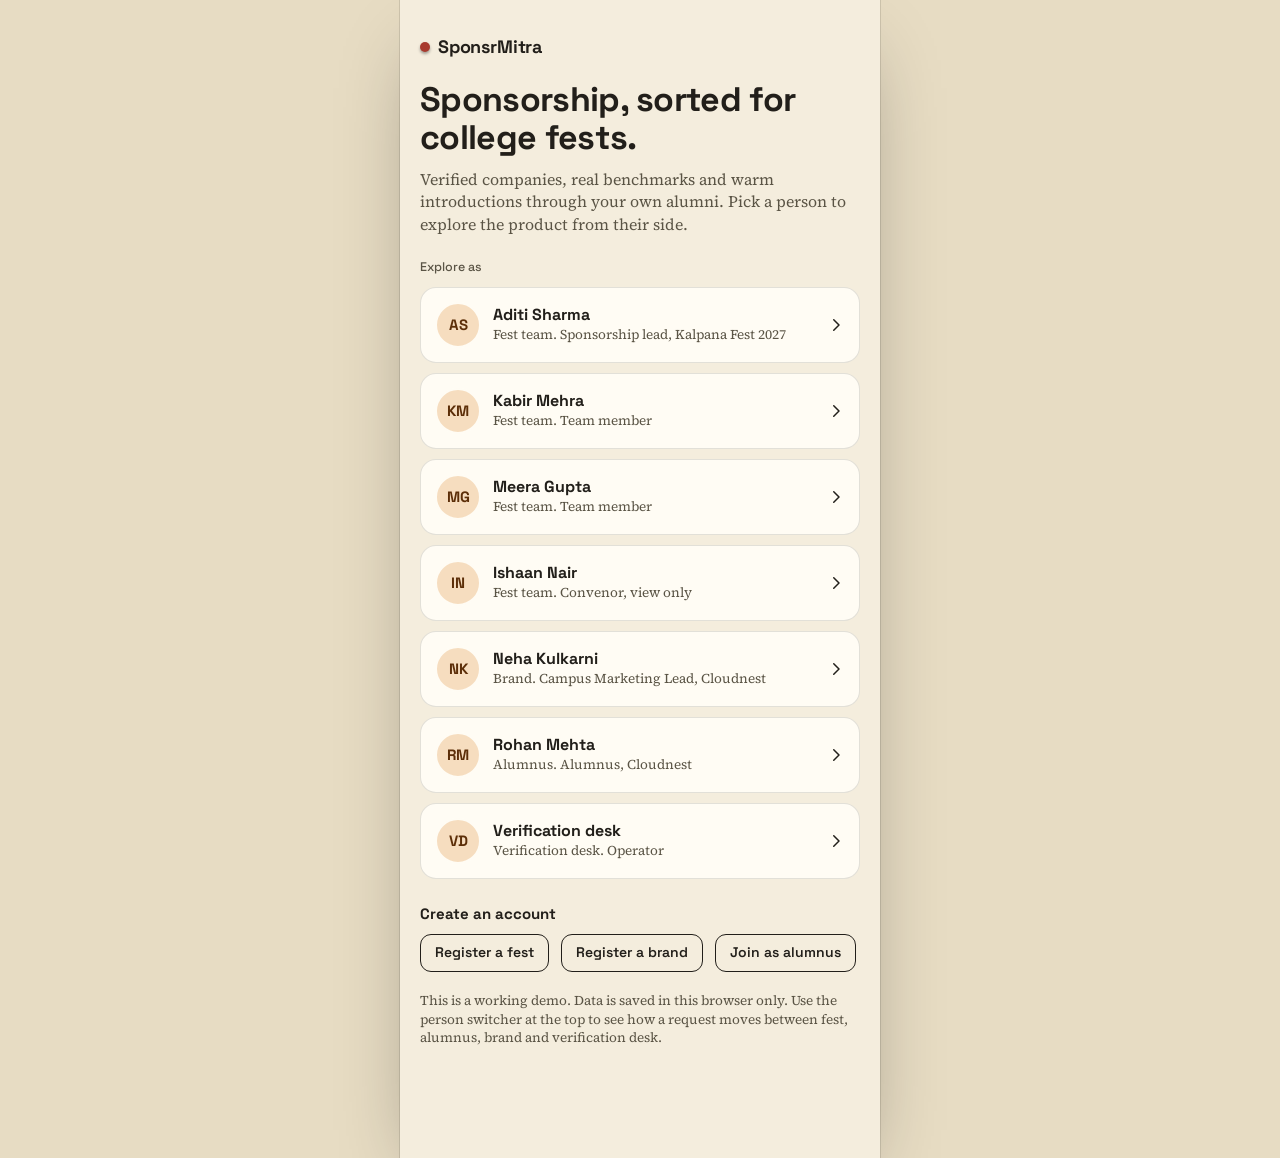
<file: sponsrmitra-demo.html>
<!DOCTYPE html>
<html lang="en">
<head>
<meta charset="UTF-8">
<meta name="viewport" content="width=device-width, initial-scale=1, viewport-fit=cover">
<meta name="description" content="SponsrMitra is a verified sponsorship marketplace for Indian college fests: real contacts, real benchmarks and warm introductions through alumni.">
<meta name="theme-color" content="#F4EDDD">
<title>SponsrMitra</title>
<link rel="icon" href="data:image/svg+xml,%3Csvg xmlns='http://www.w3.org/2000/svg' viewBox='0 0 100 100'%3E%3Ctext y='.9em' font-size='90'%3E%F0%9F%93%8C%3C/text%3E%3C/svg%3E">
<link rel="preconnect" href="https://fonts.googleapis.com">
<link rel="preconnect" href="https://fonts.gstatic.com" crossorigin>
<link href="https://fonts.googleapis.com/css2?family=Space+Grotesk:wght@500;600;700&family=Source+Serif+4:opsz,wght@8..60,400;8..60,600&display=swap" rel="stylesheet">
<style>
:root{
  --bgdesk:#E7DCC3; --bg:#F4EDDD; --card:#FFFCF4; --ink:#221F1A; --ink2:#5A5445; --line:rgba(34,31,26,.13);
  --mari:#D9761C; --mari-ink:#1c1206; --mari-soft:#F6DDBF; --teal:#1F5C56; --teal-soft:#D5E6E1;
  --brick:#A83A2D; --brick-soft:#F1D6D1; --amber:#8A5A0B; --amber-soft:#F5E3B8; --track:rgba(34,31,26,.09);
  --tagbg:rgba(34,31,26,.07); --shadow:0 1px 0 rgba(34,31,26,.04),0 10px 22px -14px rgba(34,31,26,.35);
  --hold:#E5C79C; --overlay:rgba(20,16,10,.5); --av-ink:#5C2E08; --mari-pill:#1c1206;
  padding-top:env(safe-area-inset-top,0px); padding-bottom:env(safe-area-inset-bottom,0px);
}
@media (prefers-color-scheme: dark){
  :root:not([data-theme="light"]){
    --bgdesk:#0F0D0A; --bg:#1B1712; --card:#26211A; --ink:#EFE6D3; --ink2:#C9BEA6; --line:rgba(239,230,211,.14);
    --mari:#EB9A4C; --mari-soft:#4A3320; --teal:#5AAC9F; --teal-soft:#20403B; --brick:#DA7A6B; --brick-soft:#4A2622;
    --amber:#E8B35A; --amber-soft:#46371A; --track:rgba(239,230,211,.12); --tagbg:rgba(239,230,211,.10);
    --shadow:0 10px 24px -14px rgba(0,0,0,.7); --hold:#8F7650; --overlay:rgba(0,0,0,.62); --av-ink:#F3C08B; --mari-pill:#F3C08B;
  }
}
:root[data-theme="dark"]{
  --bgdesk:#0F0D0A; --bg:#1B1712; --card:#26211A; --ink:#EFE6D3; --ink2:#C9BEA6; --line:rgba(239,230,211,.14);
  --mari:#EB9A4C; --mari-soft:#4A3320; --teal:#5AAC9F; --teal-soft:#20403B; --brick:#DA7A6B; --brick-soft:#4A2622;
  --amber:#E8B35A; --amber-soft:#46371A; --track:rgba(239,230,211,.12); --tagbg:rgba(239,230,211,.10);
  --shadow:0 10px 24px -14px rgba(0,0,0,.7); --hold:#8F7650; --overlay:rgba(0,0,0,.62); --av-ink:#F3C08B; --mari-pill:#F3C08B;
}
*{box-sizing:border-box;margin:0;padding:0;-webkit-tap-highlight-color:transparent}
html{height:100%;scroll-padding-top:env(safe-area-inset-top,0px)}
body{min-height:100%;background:var(--bgdesk);color:var(--ink);font-family:"Source Serif 4",Georgia,"Times New Roman",serif;font-size:15px;line-height:1.4;-webkit-font-smoothing:antialiased}
body::before{content:"";position:fixed;inset:0 0 auto;height:env(safe-area-inset-top,0px);z-index:60;background:var(--bg)}
button,input,select,textarea{font:inherit;color:inherit}
a{color:inherit;text-decoration:none}
#app{max-width:480px;margin:0 auto;min-height:100vh;background:var(--bg);position:relative;padding-bottom:110px}
@media (min-width:560px){#app{box-shadow:0 0 0 1px var(--line),0 30px 80px -30px rgba(0,0,0,.45)}}
.sg{font-family:"Space Grotesk","Helvetica Neue",Arial,sans-serif}
.pad{padding:0 20px}
.hdr{position:sticky;top:env(safe-area-inset-top,0px);z-index:40;background:var(--bg);display:flex;align-items:center;justify-content:space-between;padding:12px 20px 10px;border-bottom:1px solid var(--line)}
.brand{display:flex;align-items:center;gap:8px;font-family:"Space Grotesk",sans-serif;font-weight:700;font-size:18px;letter-spacing:-.01em}
.brand i{width:10px;height:10px;border-radius:50%;background:var(--brick);box-shadow:0 2px 3px rgba(0,0,0,.35)}
.hdr-r{display:flex;align-items:center;gap:8px}
.h1{font-family:"Space Grotesk",sans-serif;font-weight:700;font-size:27px;letter-spacing:-.02em;line-height:1.1}
.h2{font-family:"Space Grotesk",sans-serif;font-weight:600;font-size:20px;letter-spacing:-.01em;line-height:1.15}
.h3{font-family:"Space Grotesk",sans-serif;font-weight:700;font-size:15px}
.cap{font-family:"Space Grotesk",sans-serif;font-weight:500;font-size:12.5px;color:var(--ink2)}
.big{font-family:"Space Grotesk",sans-serif;font-weight:700;font-size:32px;letter-spacing:-.02em;line-height:1.1}
.big.sm{font-size:24px}
.note{font-size:13.5px;color:var(--ink2);line-height:1.4}
.card{position:relative;background:var(--card);border:1px solid var(--line);border-radius:16px;padding:16px;box-shadow:var(--shadow)}
.card.flat{box-shadow:none}
.mt4{margin-top:4px}.mt8{margin-top:8px}.mt12{margin-top:12px}.mt16{margin-top:16px}.mt20{margin-top:20px}.mt24{margin-top:24px}
.row{display:flex;align-items:center;gap:12px}
.wrap{flex-wrap:wrap}.between{justify-content:space-between}.g6{gap:6px}.g8{gap:8px}.top{align-items:flex-start}.f1{flex:1;min-width:0}
.appbar{height:56px;display:flex;align-items:center;justify-content:space-between;padding:0 20px;position:sticky;top:env(safe-area-inset-top,0px);background:var(--bg);z-index:40}
.appbar .title{font-family:"Space Grotesk",sans-serif;font-weight:600;font-size:17px}
.iconbtn{width:40px;height:40px;border-radius:12px;display:flex;align-items:center;justify-content:center;border:1px solid var(--line);background:var(--card);cursor:pointer;position:relative;flex:none}
.iconbtn .dotb{position:absolute;top:-4px;right:-4px;min-width:18px;height:18px;border-radius:9px;background:var(--brick);color:#FFFCF4;font-family:"Space Grotesk",sans-serif;font-weight:700;font-size:11px;display:flex;align-items:center;justify-content:center;padding:0 5px}
.chips{display:flex;gap:8px;overflow-x:auto;padding:2px 20px;margin:0 -20px;scrollbar-width:none}
.chips::-webkit-scrollbar{display:none}
.chip{font-family:"Space Grotesk",sans-serif;font-weight:500;font-size:13px;padding:8px 13px;border-radius:20px;border:1px solid var(--line);background:var(--card);white-space:nowrap;cursor:pointer;flex:none}
.chip.on{background:var(--ink);color:var(--card);border-color:var(--ink)}
.tag{font-family:"Space Grotesk",sans-serif;font-weight:500;font-size:11.5px;padding:3px 9px;border-radius:8px;background:var(--tagbg);color:var(--ink2);display:inline-block}
.verified{display:inline-flex;align-items:center;gap:4px;font-family:"Space Grotesk",sans-serif;font-weight:600;font-size:11.5px;color:var(--teal);background:var(--teal-soft);padding:3px 8px 3px 6px;border-radius:20px;white-space:nowrap}
.verified.stale{color:var(--amber);background:var(--amber-soft)}
.verified.bad{color:var(--brick);background:var(--brick-soft)}
.pill{font-family:"Space Grotesk",sans-serif;font-weight:600;font-size:12px;padding:4px 10px;border-radius:20px;white-space:nowrap;display:inline-block}
.pill.teal{background:var(--teal-soft);color:var(--teal)}.pill.mari{background:var(--mari-soft);color:var(--mari-pill)}
.pill.brick{background:var(--brick-soft);color:var(--brick)}.pill.amber{background:var(--amber-soft);color:var(--amber)}
.pill.ink{background:var(--tagbg);color:var(--ink2)}
.btn{min-height:50px;border-radius:14px;display:flex;align-items:center;justify-content:center;font-family:"Space Grotesk",sans-serif;font-weight:600;font-size:16px;cursor:pointer;border:1.5px solid transparent;padding:0 18px;text-align:center;width:100%}
.btn.primary{background:var(--mari);color:var(--mari-ink)}
.btn.ghost{border-color:var(--ink);color:var(--ink);background:transparent}
.btn.danger{border-color:var(--brick);color:var(--brick);background:transparent}
.btn.sm{min-height:38px;font-size:14px;border-radius:11px;padding:0 14px;width:auto}
.btn[disabled],.btn.off{opacity:.45;pointer-events:none}
.logo{width:44px;height:44px;border-radius:50%;flex:none;display:flex;align-items:center;justify-content:center;font-family:"Space Grotesk",sans-serif;font-weight:700;font-size:19px;color:#FFFCF4}
.logo.lg{width:58px;height:58px;font-size:25px}.logo.sm{width:38px;height:38px;font-size:15px}
.avatar{width:38px;height:38px;border-radius:50%;flex:none;background:var(--mari-soft);color:var(--av-ink);display:flex;align-items:center;justify-content:center;font-family:"Space Grotesk",sans-serif;font-weight:700;font-size:13.5px;border:2px solid var(--card)}
.avatar.sm{width:30px;height:30px;font-size:11.5px}.avatar.lg{width:46px;height:46px;font-size:15px}
.avatar.tl{background:var(--teal-soft);color:var(--teal)}.avatar.bk{background:var(--brick-soft);color:var(--brick)}.avatar.am{background:var(--amber-soft);color:var(--amber)}
.stack{display:flex}.stack .avatar{margin-left:-9px}.stack .avatar:first-child{margin-left:0}
.bar{display:flex;height:12px;border-radius:8px;background:var(--track);overflow:hidden}.bar i{display:block;height:100%}
.rbar{position:relative;height:10px;background:var(--track);border-radius:6px}
.rbar i{position:absolute;top:0;bottom:0;border-radius:6px;background:var(--teal)}
.rbar .mk{position:absolute;top:-4px;width:3px;height:18px;border-radius:2px;background:var(--ink)}
.dot{width:10px;height:10px;border-radius:50%;display:inline-block;flex:none}
.tape{position:absolute;top:-9px;left:26px;width:58px;height:18px;background:var(--mari);opacity:.88;transform:rotate(-4deg);box-shadow:0 2px 4px rgba(0,0,0,.2)}
.nav{position:fixed;left:50%;transform:translateX(-50%);bottom:0;width:100%;max-width:480px;z-index:45;background:var(--card);border-top:1px solid var(--line);display:flex;justify-content:space-around;padding:8px 4px calc(10px + env(safe-area-inset-bottom,0px))}
.nav a{display:flex;flex-direction:column;align-items:center;gap:3px;font-family:"Space Grotesk",sans-serif;font-weight:500;font-size:11px;color:var(--ink2);width:70px;position:relative}
.nav a .ic{width:46px;height:30px;border-radius:15px;display:flex;align-items:center;justify-content:center;position:relative}
.nav a.on{color:var(--ink);font-weight:700}.nav a.on .ic{background:var(--mari-soft)}
.nav .bdg{position:absolute;top:-3px;right:-2px;min-width:17px;height:17px;border-radius:9px;background:var(--brick);color:#FFFCF4;font-size:10.5px;font-weight:700;display:flex;align-items:center;justify-content:center;padding:0 4px}
.sticky{position:fixed;left:50%;transform:translateX(-50%);bottom:0;width:100%;max-width:480px;z-index:45;padding:14px 20px calc(18px + env(safe-area-inset-bottom,0px));background:linear-gradient(to top,var(--bg) 72%,transparent);display:flex;gap:12px}
.sticky .btn{flex:1}
.lr{display:flex;align-items:center;gap:12px;padding:13px 0;border-top:1px solid var(--line)}
.lr:first-child{border-top:none;padding-top:0}.lr:last-child{padding-bottom:0}
.lr .t{flex:1;min-width:0}
.lr .t b{font-family:"Space Grotesk",sans-serif;font-weight:600;font-size:14.5px;display:block}
.lr .t span{font-size:13px;color:var(--ink2);display:block}
a.lr,div.lr[data-act]{cursor:pointer}
.ck{width:24px;height:24px;border-radius:7px;flex:none;display:flex;align-items:center;justify-content:center;border:1.6px solid var(--ink2);cursor:pointer;background:transparent}
.ck.done{background:var(--teal);border-color:var(--teal)}.ck.warn{border-color:var(--amber);background:var(--amber-soft)}
.search{height:50px;border-radius:14px;background:var(--card);border:1px solid var(--line);display:flex;align-items:center;gap:10px;padding:0 14px;color:var(--ink2)}
.search input{flex:1;border:none;background:transparent;outline:none;font-family:"Space Grotesk",sans-serif;font-size:15px;min-width:0}
.fld{display:block;margin-top:12px}
.fld>span{display:block;font-family:"Space Grotesk",sans-serif;font-weight:500;font-size:12.5px;color:var(--ink2);margin-bottom:6px}
.inp,.sel,.txt{width:100%;min-height:46px;border-radius:12px;border:1px solid var(--line);background:var(--bg);padding:10px 12px;font-family:"Space Grotesk",sans-serif;font-size:15px;outline:none}
.txt{min-height:120px;line-height:1.45;font-family:"Source Serif 4",serif;resize:vertical}
.inp:focus,.sel:focus,.txt:focus,.search input:focus-visible{outline:2px solid var(--mari);outline-offset:1px}
a:focus-visible,button:focus-visible,[tabindex]:focus-visible,.chip:focus-visible,.btn:focus-visible{outline:2px solid var(--mari);outline-offset:2px}
.banner{display:flex;gap:10px;align-items:flex-start;border-radius:14px;padding:12px 14px;margin-top:12px}
.banner.amber{background:var(--amber-soft);color:var(--ink)}.banner.teal{background:var(--teal-soft);color:var(--ink)}.banner.brick{background:var(--brick-soft);color:var(--ink)}
.banner .note{color:inherit;font-size:13.5px}
.sec{display:flex;justify-content:space-between;align-items:center;margin:24px 0 10px}
.seg{display:flex;background:var(--tagbg);border-radius:12px;padding:3px;gap:3px}
.seg button{flex:1;border:none;background:transparent;border-radius:9px;padding:8px 6px;font-family:"Space Grotesk",sans-serif;font-weight:600;font-size:13px;cursor:pointer;color:var(--ink2)}
.seg button.on{background:var(--card);color:var(--ink);box-shadow:0 1px 3px rgba(0,0,0,.18)}
.tog{width:46px;height:28px;border-radius:14px;background:var(--track);position:relative;flex:none;cursor:pointer;border:none}
.tog::after{content:"";position:absolute;top:3px;left:3px;width:22px;height:22px;border-radius:50%;background:#FFFCF4;box-shadow:0 1px 3px rgba(0,0,0,.35);transition:transform .15s}
.tog.on{background:var(--teal)}.tog.on::after{transform:translateX(18px)}
.ovl{position:fixed;inset:0;z-index:80;background:var(--overlay);display:flex;align-items:flex-end;justify-content:center}
.sheet{width:100%;max-width:480px;max-height:88vh;overflow:auto;background:var(--bg);border-radius:22px 22px 0 0;padding:10px 20px calc(22px + env(safe-area-inset-bottom,0px));animation:up .2s ease-out}
.sheet .grab{width:44px;height:5px;border-radius:3px;background:var(--line);margin:0 auto 14px}
@keyframes up{from{transform:translateY(40px);opacity:.4}to{transform:none;opacity:1}}
.toast{position:fixed;left:50%;transform:translateX(-50%);bottom:calc(104px + env(safe-area-inset-bottom,0px));background:var(--ink);color:var(--bg);padding:11px 16px;border-radius:12px;font-family:"Space Grotesk",sans-serif;font-weight:500;font-size:14px;z-index:90;max-width:min(92vw,440px);text-align:center;box-shadow:0 10px 30px rgba(0,0,0,.35)}
.empty{text-align:center;padding:34px 18px;color:var(--ink2)}
.empty .h2{margin-bottom:6px;color:var(--ink)}
.kv{display:flex;justify-content:space-between;gap:12px;padding:9px 0;border-top:1px solid var(--line);font-size:14px}
.kv:first-child{border-top:none}.kv b{font-family:"Space Grotesk",sans-serif;font-weight:600;text-align:right}
.tbl{width:100%;border-collapse:collapse;font-size:13px}
.tbl th{font-family:"Space Grotesk",sans-serif;font-weight:600;text-align:left;font-size:12px;color:var(--ink2);padding:8px 6px;border-bottom:1px solid var(--line)}
.tbl td{padding:9px 6px;border-bottom:1px solid var(--line);vertical-align:top}
.metric{flex:1;min-width:130px;background:var(--card);border:1px solid var(--line);border-radius:14px;padding:14px}
.metric b{font-family:"Space Grotesk",sans-serif;font-weight:700;font-size:26px;display:block;letter-spacing:-.02em}
.persona{display:flex;gap:12px;align-items:center;padding:14px;border-radius:16px;background:var(--card);border:1px solid var(--line);cursor:pointer;width:100%;text-align:left;margin-top:10px}
.hero{padding:34px 20px 8px}
.lite *{box-shadow:none!important;animation:none!important;transition:none!important}
.hide{display:none!important}
.docpage{background:#fff;color:#221F1A;padding:28px 24px;border-radius:6px;margin:12px 0}
.slide{background:#fff;color:#221F1A;border:1px solid #d8cdb4;border-radius:8px;padding:22px;margin-top:14px;aspect-ratio:16/10;display:flex;flex-direction:column;justify-content:center}
.slide h2{font-family:"Space Grotesk",sans-serif;font-size:21px;margin-bottom:10px}.slide p,.slide li{font-size:14px;line-height:1.45}.slide ul{padding-left:18px}
.photo{width:100%;border-radius:12px;object-fit:cover;display:block}
.photos{display:grid;grid-template-columns:repeat(3,1fr);gap:8px;margin-top:10px}.photos .photo{aspect-ratio:1/1}
@media print{
  body::before,.hdr,.nav,.sticky,.appbar,.noprint,.toast{display:none!important}
  body,#app{background:#fff!important;box-shadow:none!important;max-width:none!important;padding:0!important}
  .docpage,.slide{border:none;page-break-inside:avoid}
}
@media (prefers-reduced-motion:reduce){*{animation:none!important;transition:none!important}}

.demobar{background:var(--ink);color:var(--bg);font-family:"Space Grotesk",sans-serif;font-weight:600;font-size:12px;text-align:center;padding:5px 8px;position:relative;z-index:41}

</style>
</head>
<body>
<div id="app"></div>
<script>
window.SPONSRMITRA_DEMO = true;
/* ===== SponsrMitra data layer ===== */
const CFG = window.SPONSRMITRA_CONFIG || {};
const SERVER = !!(CFG.supabaseUrl && CFG.supabaseAnonKey);
// Sample people and companies exist only in the separate demo build, which sets this flag.
const DEMO_OK = !SERVER && !!window.SPONSRMITRA_DEMO;
const KEY = 'sponsrmitra.app.v2';
const VERSION = 2;
const DAY = 86400000;
const HOUR = 3600000;
const T0 = Date.now();
const ago = (d) => T0 - d * DAY;
const ahead = (d) => T0 + d * DAY;
const uid = (p) => p + Array.from((window.crypto && crypto.getRandomValues) ? crypto.getRandomValues(new Uint8Array(8)) : Array.from({ length: 8 }, () => Math.floor(Math.random() * 256)), (b) => b.toString(16).padStart(2, '0')).join('');

const FEST_TYPES = ['Technical', 'Cultural', 'Management', 'Sports', 'Society or department'];
const SIZE_BANDS = [
  { k: 'xs', label: 'Under 1K', mult: 0.25, nm: 0.4 },
  { k: 's', label: '1K to 3K', mult: 0.55, nm: 0.8 },
  { k: 'm', label: '3K to 5K', mult: 1, nm: 1 },
  { k: 'l', label: '5K and above', mult: 1.6, nm: 1.1 },
];
const TYPE_MULT = { 'Technical': 1, 'Cultural': 1.25, 'Management': 0.9, 'Sports': 0.7, 'Society or department': 0.4 };
const CATS = [
  { k: 'title', label: 'Title sponsor', lo: 2, hi: 4, n: 14, tier: true },
  { k: 'tech', label: 'Tech and recruiters', lo: 1.5, hi: 3, n: 9 },
  { k: 'bev', label: 'Beverages and FMCG', lo: 1, hi: 2.5, n: 11 },
  { k: 'local', label: 'Local and in-kind', lo: 0.4, hi: 1.2, n: 18 },
  { k: 'bank', label: 'Banking and fintech', lo: 1, hi: 2, n: 3 },
  { k: 'app', label: 'Apparel and sports', lo: 0.8, hi: 1.8, n: 6 },
  { k: 'edu', label: 'Education', lo: 0.6, hi: 1.5, n: 7 },
  { k: 'media', label: 'Media partners', lo: 0.3, hi: 0.8, n: 5 },
];
const CAT_LABEL = Object.fromEntries(CATS.map((c) => [c.k, c.label]));
const MIN_SAMPLE = 5;
const STAGES = [
  ['shortlisted', 'Shortlisted'], ['intro', 'Intro requested'], ['contacted', 'Contacted'], ['replied', 'Replied'],
  ['meeting', 'Meeting booked'], ['negotiating', 'Negotiating'], ['committed', 'Committed'], ['declined', 'Declined'],
];
const STAGE_LABEL = Object.fromEntries(STAGES);
const HOPED = ['shortlisted', 'intro', 'contacted', 'replied'];
const LIKELY = ['meeting', 'negotiating'];
const DECLINE_REASONS = ['Budget is used up', 'Timing does not work', 'Not a fit for our category', 'No response after follow-ups', 'Other'];
const VERIFY_METHODS = {
  fest: ['College email check and faculty confirmation', 'Student affairs office confirmation'],
  company: ['Test email delivered', 'Phone call to the contact', 'Confirmation from the brand'],
  alumni: ['College alumni records', 'LinkedIn profile check'],
};

const round2 = (n) => Math.round(n * 100) / 100;
function sizeBand(visitors) {
  return visitors < 1000 ? 'xs' : visitors < 3000 ? 's' : visitors < 5000 ? 'm' : 'l';
}
function festScale(type, size) {
  return (TYPE_MULT[type] || 1) * SIZE_BANDS.find((s) => s.k === size).mult;
}
function bench(type, size, cat) {
  if (SERVER) { const b = (S.benchmarks || {})[type + '|' + size + '|' + cat]; return b ? { lo: +b.lo, hi: +b.hi, n: +b.n } : { lo: 0, hi: 0, n: 0 }; }
  const c = CATS.find((x) => x.k === cat);
  const b = SIZE_BANDS.find((s) => s.k === size);
  const m = (TYPE_MULT[type] || 1) * b.mult;
  const nm = b.nm * (type === 'Technical' ? 1 : 0.8);
  return { lo: round2(c.lo * m), hi: round2(c.hi * m), n: Math.max(1, Math.round(c.n * nm)) };
}
function totalBench(type, size) {
  if (SERVER) { const x = (S.benchmarks || {})[type + '|' + size + '|total']; return x ? { lo: +x.lo, hi: +x.hi, n: +x.n } : { lo: 0, hi: 0, n: 0 }; }
  const b = SIZE_BANDS.find((s) => s.k === size);
  const m = (TYPE_MULT[type] || 1) * b.mult;
  const nm = b.nm * (type === 'Technical' ? 1 : 0.8);
  return { lo: round2(6.5 * m), hi: round2(14 * m), n: Math.max(1, Math.round(31 * nm)) };
}

/*SEED_START*/
/* ---------- sample data (demo build only) ---------- */
function co(id, name, sub, cat, city, tags, band, color, cn, cr, ce, ch, rd, vd, bn, past, extra) {
  return Object.assign({
    id, name, sub, cat, city, tags, band, color,
    contact: { name: cn, role: cr, email: ce, channel: ch, replyDays: rd },
    verifiedOn: vd === null ? null : ago(vd), status: vd === null ? 'pending' : 'verified',
    bench: bn, past, inbound: { paused: false, weeklyCap: 6, types: ['Technical', 'Cultural', 'Management', 'Sports', 'Society or department'] },
    visible: { email: false, band: true },
  }, extra || {});
}

function seed() {
  const festStart = ahead(112);
  const companies = [
    co('c_cloudnest', 'Cloudnest', 'Cloud and developer tools', 'tech', 'Bengaluru', ['Cash', 'Hiring', 'Prizes', 'Stalls'], '1L to 3L', '#1F5C56', 'Neha Kulkarni', 'Campus Marketing Lead', 'neha.kulkarni@cloudnest.example', 'Email', 4, 9, { lo: 1.5, hi: 3, n: 9 }, ['Technical', 'Management']),
    co('c_devlane', 'Devlane', 'Developer tools', 'tech', 'Pune', ['Cash', 'Stalls'], '1L to 3L', '#221F1A', 'Arjun Bhat', 'Developer Relations Lead', 'arjun.bhat@devlane.example', 'Email', 5, 21, { lo: 1, hi: 2.2, n: 8 }, ['Technical']),
    co('c_pixelforge', 'Pixelforge Games', 'Gaming studio', 'tech', 'Hyderabad', ['In-kind', 'Prizes'], 'Under 1L', '#A83A2D', 'Lena Dsouza', 'Community Manager', 'lena@pixelforge.example', 'LinkedIn', 7, 34, { lo: 0.4, hi: 1, n: 6 }, ['Technical', 'Cultural']),
    co('c_nimbus', 'Nimbus Labs', 'Hiring platform', 'tech', 'Bengaluru', ['Cash', 'Hiring'], '1L to 3L', '#8A5A0B', 'Rahul Menon', 'Campus Hiring Lead', 'rahul.menon@nimbuslabs.example', 'Email', 6, 84, { lo: 1.2, hi: 2.5, n: 7 }, ['Technical', 'Management']),
    co('c_brewline', 'Brewline Beverages', 'Cold drinks and energy drinks', 'bev', 'Mumbai', ['Cash', 'In-kind', 'Stalls'], '1L to 3L', '#D9761C', 'Sana Qureshi', 'Youth Marketing Manager', 'sana.q@brewline.example', 'Email', 3, 12, { lo: 1, hi: 2.5, n: 11 }, ['Cultural', 'Sports', 'Technical']),
    co('c_zestly', 'Zestly Snacks', 'Packaged snacks', 'bev', 'Pune', ['Cash', 'In-kind', 'Stalls'], 'Under 1L', '#4F6D3A', 'Meghna Pillai', 'Brand Executive', 'meghna@zestly.example', 'Email', 5, 18, { lo: 0.8, hi: 1.6, n: 8 }, ['Cultural', 'Technical']),
    co('c_stride', 'Stride Sportswear', 'Sports apparel', 'app', 'Delhi', ['Cash', 'In-kind', 'Prizes'], '1L to 3L', '#3F5A78', 'Dev Malhotra', 'Partnerships Manager', 'dev.m@stride.example', 'Email', 6, 27, { lo: 0.8, hi: 1.8, n: 6 }, ['Sports', 'Cultural']),
    co('c_finara', 'Finara Bank', 'Retail banking', 'bank', 'Mumbai', ['Cash', 'Stalls'], '1L to 3L', '#6B3A6B', 'Vikram Rao', 'Campus Programs Lead', 'vikram.rao@finara.example', 'Email', 8, 40, { lo: 1, hi: 2, n: 3 }, ['Management', 'Technical']),
    co('c_paywise', 'Paywise', 'Fintech app', 'bank', 'Bengaluru', ['Cash', 'Hiring'], '1L to 3L', '#2C6E8F', 'Isha Kapoor', 'Growth Marketing Lead', 'isha@paywise.example', 'Email', 5, 15, { lo: 0.9, hi: 1.8, n: 3 }, ['Technical', 'Management']),
    co('c_learnloop', 'Learnloop', 'Ed-tech platform', 'edu', 'Mumbai', ['Cash', 'Prizes'], '1L to 3L', '#6C5A9E', 'Nisha Verma', 'Campus Ambassador Programme', 'nisha@learnloop.example', 'Email', 6, 97, { lo: 0.6, hi: 1.5, n: 7 }, ['Technical', 'Management']),
    co('c_brainbyte', 'Brainbyte Coaching', 'Coaching centre', 'edu', 'Pune', ['In-kind', 'Cash'], 'Under 1L', '#2E7D6B', 'Pooja Sathe', 'Centre Head', 'pooja@brainbyte.example', 'Email', 4, 55, { lo: 0.3, hi: 0.8, n: 5 }, ['Cultural', 'Society or department'], { status: 'bounced' }),
    co('c_printkart', 'PrintKart', 'Printing and merchandise', 'local', 'Pune', ['In-kind', 'Stalls'], 'Under 1L', '#555B6E', 'Sameer Kulkarni', 'Owner', 'sameer@printkart.example', 'WhatsApp', 2, 14, { lo: 0.3, hi: 0.9, n: 18 }, ['Technical', 'Cultural', 'Society or department']),
    co('c_campuscafe', 'Campus Cafe', 'Cafe near campus', 'local', 'Pune', ['In-kind', 'Cash'], 'Under 1L', '#7A5C3A', 'Rhea Fernandes', 'Manager', 'rhea@campuscafe.example', 'WhatsApp', 1, 6, { lo: 0.4, hi: 1.2, n: 18 }, ['Technical', 'Cultural', 'Society or department']),
    co('c_fitzone', 'FitZone Gym', 'Local gym chain', 'local', 'Pune', ['In-kind', 'Prizes'], 'Under 1L', '#B5483A', 'Harsh Patel', 'Owner', 'harsh@fitzone.example', 'WhatsApp', 3, 22, { lo: 0.3, hi: 0.8, n: 12 }, ['Sports', 'Cultural']),
    co('c_buzzline', 'Buzzline Media', 'Student media network', 'media', 'Mumbai', ['In-kind', 'Cash'], 'Under 1L', '#C2832B', 'Tanvi Rao', 'Partnerships Lead', 'tanvi@buzzline.example', 'Email', 4, 30, { lo: 0.3, hi: 0.8, n: 5 }, ['Cultural', 'Management']),
    co('c_devlane2', 'DevLane Technologies', 'Developer tools', 'tech', 'Pune', ['Cash'], '1L to 3L', '#444444', 'Support Desk', 'Contact', 'info@devlane-tech.example', 'Email', 9, null, { lo: 1, hi: 2, n: 5 }, ['Technical']),
    co('c_freshbite', 'FreshBite Foods', 'Fresh food delivery', 'bev', 'Pune', ['Cash', 'In-kind'], 'Under 1L', '#4F6D3A', 'Anita Joshi', 'Brand Manager', 'anita@freshbite.example', 'Email', 5, null, { lo: 0.8, hi: 1.5, n: 5 }, ['Cultural']),
  ];

  const pkg = (a, b, c) => [
    { id: uid('pk'), name: 'Title sponsor', price: a, benefits: 'Naming rights, main stage banner, 6 social posts, stall, mentions at every show' },
    { id: uid('pk'), name: 'Associate sponsor', price: b, benefits: 'Logo on banners, 3 social posts, stall space, one stage mention' },
    { id: uid('pk'), name: 'In-kind partner', price: c, benefits: 'Logo on partner wall, 1 social post, stall space' },
  ];
  const fests = [
    { id: 'f_kalpana', name: 'Kalpana Fest 2027', college: 'Sunrise Institute of Technology', city: 'Pune', type: 'Technical', visitors: 4000, start: festStart, audience: 'Engineering undergraduates aged 18 to 22, about 70 percent from the Pune region', pastSponsors: ['Zestly Snacks', 'Campus Cafe', 'Finara Bank'], status: 'verified', verifiedOn: ago(60), contributed: true, target: 1200000, packages: pkg('₹3,00,000 to ₹4,00,000', '₹1,00,000 to ₹2,00,000', '₹30,000 to ₹80,000 in value'), proof: { footfall: { n: 4000, kind: 'self-reported' }, photos: [], logos: ['Zestly Snacks', 'Campus Cafe', 'Finara Bank'], testimonials: [] }, handover: { close: false, contacts: false, owners: false } },
    { id: 'f_vertex', name: 'Vertex 2027', college: 'Coastal Institute of Engineering', city: 'Mangaluru', type: 'Technical', visitors: 3500, start: ahead(60), audience: 'Engineering students from coastal Karnataka and Kerala', pastSponsors: ['Cloudnest'], status: 'verified', verifiedOn: ago(80), contributed: true, target: 900000, packages: pkg('₹2,50,000 to ₹3,50,000', '₹80,000 to ₹1,50,000', '₹25,000 to ₹60,000 in value'), proof: { footfall: { n: 3500, kind: 'evidenced' }, photos: ['x'], logos: ['Cloudnest'], testimonials: [] }, handover: {} },
    { id: 'f_hackverse', name: 'Hackverse 2027', college: 'Lakeside University', city: 'Jaipur', type: 'Technical', visitors: 2000, start: ahead(75), audience: 'Developers and design students, 24 hour hackathon', pastSponsors: ['Devlane'], status: 'verified', verifiedOn: ago(50), contributed: true, target: 600000, packages: pkg('₹1,50,000 to ₹2,50,000', '₹60,000 to ₹1,00,000', '₹20,000 to ₹50,000 in value'), proof: { footfall: { n: 2000, kind: 'self-reported' }, photos: ['x'], logos: ['Devlane'], testimonials: [] }, handover: {} },
    { id: 'f_rhythm', name: 'Rhythm 2027', college: 'Capital College of Arts', city: 'Delhi', type: 'Cultural', visitors: 12000, start: ahead(95), audience: 'Arts and commerce students from across the NCR', pastSponsors: ['Brewline Beverages', 'Stride Sportswear'], status: 'verified', verifiedOn: ago(30), contributed: true, target: 3000000, packages: pkg('₹6,00,000 to ₹9,00,000', '₹2,00,000 to ₹3,50,000', '₹60,000 to ₹1,20,000 in value'), proof: { footfall: { n: 12000, kind: 'evidenced' }, photos: ['x'], logos: ['Brewline Beverages'], testimonials: [] }, handover: {} },
    { id: 'f_arth', name: 'Arthashastra 2027', college: 'Metro School of Management', city: 'Mumbai', type: 'Management', visitors: 2500, start: ahead(88), audience: 'MBA and commerce students, case competitions and talks', pastSponsors: ['Finara Bank', 'Paywise'], status: 'verified', verifiedOn: ago(45), contributed: true, target: 800000, packages: pkg('₹2,00,000 to ₹3,00,000', '₹70,000 to ₹1,20,000', '₹20,000 to ₹50,000 in value'), proof: { footfall: { n: 2500, kind: 'self-reported' }, photos: ['x'], logos: ['Finara Bank'], testimonials: [] }, handover: {} },
    { id: 'f_sportz', name: 'Sportzilla 2027', college: 'Deccan Sports University', city: 'Hyderabad', type: 'Sports', visitors: 6000, start: ahead(70), audience: 'Athletes and sports science students, 14 colleges', pastSponsors: ['Stride Sportswear', 'FitZone Gym'], status: 'verified', verifiedOn: ago(25), contributed: true, target: 1100000, packages: pkg('₹3,00,000 to ₹4,50,000', '₹90,000 to ₹1,60,000', '₹30,000 to ₹70,000 in value'), proof: { footfall: { n: 6000, kind: 'evidenced' }, photos: ['x'], logos: ['Stride Sportswear'], testimonials: [] }, handover: {} },
    { id: 'f_utsav', name: 'Utsav 2027', college: 'Greenfield College', city: 'Bhopal', type: 'Cultural', visitors: 4500, start: ahead(120), audience: 'Undergraduate students from central India', pastSponsors: [], status: 'pending', verifiedOn: null, contributed: false, target: 700000, packages: pkg('₹1,50,000 to ₹2,50,000', '₹50,000 to ₹90,000', '₹15,000 to ₹40,000 in value'), proof: { footfall: null, photos: [], logos: [], testimonials: [] }, handover: {} },
  ];

  const users = [
    { id: 'u_aditi', name: 'Aditi Sharma', initials: 'AS', role: 'fest', festRole: 'lead', entityId: 'f_kalpana', title: 'Sponsorship lead, Kalpana Fest 2027' },
    { id: 'u_kabir', name: 'Kabir Mehra', initials: 'KM', role: 'fest', festRole: 'member', entityId: 'f_kalpana', title: 'Team member' },
    { id: 'u_meera', name: 'Meera Gupta', initials: 'MG', role: 'fest', festRole: 'member', entityId: 'f_kalpana', title: 'Team member' },
    { id: 'u_ishaan', name: 'Ishaan Nair', initials: 'IN', role: 'fest', festRole: 'convenor', entityId: 'f_kalpana', title: 'Convenor, view only' },
    { id: 'u_neha', name: 'Neha Kulkarni', initials: 'NK', role: 'brand', entityId: 'c_cloudnest', title: 'Campus Marketing Lead, Cloudnest' },
    { id: 'u_rohan', name: 'Rohan Mehta', initials: 'RM', role: 'alumni', entityId: 'a_rohan', title: 'Alumnus, Cloudnest' },
    { id: 'u_admin', name: 'Verification desk', initials: 'VD', role: 'admin', entityId: null, title: 'Operator' },
  ];

  const S1 = 'Sunrise Institute of Technology';
  const al = (id, name, init, cls, co_, role, helps, cap, college) => ({ id, name, initials: init, cls: cls || '', cohort: cls, companyId: co_, role, helps: helps || 'introduce', cap: cap || 3, college: college || S1, status: 'verified' });
  const alumni = [
    Object.assign(al('a_rohan', 'Rohan Mehta', 'RM', 2019, 'c_cloudnest', 'Product Manager', 'introduce', 3), { userId: 'u_rohan' }),
    al('a_priya', 'Priya Sharma', 'PS', 2017, 'c_cloudnest', 'Software Engineer', 'advise', 2),
    al('a_vikram', 'Vikram Joshi', 'VJ', 2020, 'c_cloudnest', 'Product Designer', 'introduce', 2),
    al('a_ananya', 'Ananya Iyer', 'AI', 2021, 'c_devlane', 'Developer Advocate', 'introduce', 3),
    al('a_karan', 'Karan Desai', 'KD', 2016, 'c_nimbus', 'Engineering Manager', 'introduce', 2),
    al('a_shreya', 'Shreya Nair', 'SN', 2019, 'c_nimbus', 'Recruiter', 'introduce', 3),
    al('a_manish', 'Manish Kale', 'MK', 2015, 'c_finara', 'Branch Programmes Lead', 'introduce', 2),
    al('a_tara', 'Tara Bose', 'TB', 2018, 'c_brewline', 'Brand Associate', 'introduce', 3),
    al('a_other', 'Dhruv Rao', 'DR', 2018, 'c_cloudnest', 'Data Analyst', 'introduce', 3, 'Coastal Institute of Engineering'),
  ];

  const mk = (id, festId, companyId, stage, owner, ask, extra) => Object.assign({
    id, festId, companyId, stage, owner, ask: ask || 0, amount: 0, followUp: null, meetingAt: null, lastTouch: ago(3), createdAt: ago(10),
    notes: [], activity: [], decline: null, deckSent: false, payments: [], deliverables: [], proof: [], committedOn: null, kind: 'cash',
  }, extra || {});
  const act = (t, by, text) => ({ id: uid('ac'), ts: t, by, text });
  const pipeline = [
    mk('p_cloudnest', 'f_kalpana', 'c_cloudnest', 'intro', 'u_aditi', 200000, { lastTouch: ago(2), createdAt: ago(2), activity: [act(ago(2), 'u_aditi', 'Asked Rohan Mehta for an introduction')] }),
    mk('p_devlane', 'f_kalpana', 'c_devlane', 'intro', 'u_aditi', 110000, { lastTouch: ago(1), createdAt: ago(5), activity: [act(ago(5), 'u_aditi', 'Asked Ananya Iyer for an introduction'), act(ago(1), 'u_aditi', 'Ananya accepted and will introduce us')] }),
    mk('p_brewline', 'f_kalpana', 'c_brewline', 'meeting', 'u_kabir', 90000, { lastTouch: ago(6), followUp: T0, meetingAt: ahead(3) + 16 * HOUR - (T0 % DAY), createdAt: ago(20), activity: [act(ago(20), 'u_kabir', 'Sent a pitch request'), act(ago(6), 'u_kabir', 'Sana agreed to a meeting')], notes: [act(ago(6), 'u_kabir', 'Sana wants a stall next to the food court.')] }),
    mk('p_stride', 'f_kalpana', 'c_stride', 'negotiating', 'u_meera', 150000, { lastTouch: ago(4), followUp: ahead(1), createdAt: ago(25), activity: [act(ago(25), 'u_meera', 'Sent a pitch request'), act(ago(4), 'u_meera', 'Dev asked for a revised package')] }),
    mk('p_printkart', 'f_kalpana', 'c_printkart', 'contacted', 'u_kabir', 0, { lastTouch: ago(7), createdAt: ago(7), activity: [act(ago(7), 'u_kabir', 'Messaged Sameer on WhatsApp')] }),
    mk('p_pixelforge', 'f_kalpana', 'c_pixelforge', 'declined', 'u_meera', 50000, { lastTouch: ago(12), decline: 'Budget is used up', createdAt: ago(30), activity: [act(ago(12), 'u_meera', 'Declined: budget is used up')] }),
    mk('p_finara', 'f_kalpana', 'c_finara', 'committed', 'u_aditi', 100000, {
      amount: 100000, committedOn: ago(16), createdAt: ago(40), lastTouch: ago(16), kind: 'cash',
      payments: [{ id: uid('pay'), label: 'On signing', amount: 50000, due: ago(16), paid: true }, { id: uid('pay'), label: 'Second instalment', amount: 50000, due: ahead(78), paid: false }],
      deliverables: [
        { id: uid('dl'), text: 'Logo sent for approval', done: true, owner: 'Kabir', due: ago(8), sub: 'Approved' },
        { id: uid('dl'), text: 'Logo on main stage banner', done: false, owner: 'Kabir', due: ahead(105), sub: '' },
        { id: uid('dl'), text: 'Three social posts', done: false, owner: 'Meera', due: ahead(110), sub: '', count: { done: 1, total: 3 } },
        { id: uid('dl'), text: 'Stall space, 10 by 10 ft', done: true, owner: 'Meera', due: ago(2), sub: 'Allocated' },
        { id: uid('dl'), text: 'Sponsor report', done: false, owner: 'Aditi', due: ahead(125), sub: 'Send within 7 days of the fest' },
      ],
      activity: [act(ago(16), 'u_aditi', 'Commitment recorded: ₹1,00,000 cash')],
    }),
    mk('p_zestly', 'f_kalpana', 'c_zestly', 'committed', 'u_kabir', 120000, {
      amount: 120000, committedOn: ago(30), createdAt: ago(50), lastTouch: ago(30), kind: 'cash',
      payments: [{ id: uid('pay'), label: 'On signing', amount: 60000, due: ago(30), paid: true }, { id: uid('pay'), label: 'Second instalment', amount: 60000, due: ahead(40), paid: false }],
      deliverables: [
        { id: uid('dl'), text: 'Logo on food court signage', done: false, owner: 'Kabir', due: ahead(100), sub: '' },
        { id: uid('dl'), text: 'Stall space, 10 by 10 ft', done: true, owner: 'Meera', due: ago(5), sub: 'Allocated' },
        { id: uid('dl'), text: 'Sponsor report', done: false, owner: 'Aditi', due: ahead(125), sub: '' },
      ],
      activity: [act(ago(30), 'u_kabir', 'Commitment recorded: ₹1,20,000 cash')],
    }),
    mk('p_campuscafe', 'f_kalpana', 'c_campuscafe', 'committed', 'u_aditi', 100000, {
      amount: 100000, committedOn: ago(22), createdAt: ago(35), lastTouch: ago(22), kind: 'in-kind',
      deliverables: [
        { id: uid('dl'), text: 'Refreshment vouchers for 200 volunteers', done: false, owner: 'Meera', due: ahead(108), sub: '' },
        { id: uid('dl'), text: 'Logo on partner wall', done: true, owner: 'Kabir', due: ago(1), sub: '' },
      ],
      activity: [act(ago(22), 'u_aditi', 'Commitment recorded: ₹1,00,000 in-kind value')],
    }),
  ];
  const shortlists = [
    { id: 'sl_bev', festId: 'f_kalpana', name: 'Beverages', companyIds: ['c_brewline', 'c_zestly'] },
    { id: 'sl_tech', festId: 'f_kalpana', name: 'Tech recruiters', companyIds: ['c_cloudnest', 'c_devlane', 'c_nimbus'] },
    { id: 'sl_local', festId: 'f_kalpana', name: 'Local and in-kind', companyIds: ['c_printkart', 'c_campuscafe', 'c_fitzone'] },
  ];
  const intros = [
    { id: 'i_1', festId: 'f_kalpana', companyId: 'c_cloudnest', alumnusId: 'a_rohan', by: 'u_aditi', ask: 200000, message: 'Hi Rohan, I’m Aditi, sponsorship lead for Kalpana Fest 2027 at Sunrise Institute. We expect about 4,000 visitors and are looking for a technology partner. Could you introduce us to Neha Kulkarni on Cloudnest’s campus marketing team? Our deck is attached.', status: 'sent', createdAt: ago(2), respondedAt: null },
    { id: 'i_2', festId: 'f_kalpana', companyId: 'c_devlane', alumnusId: 'a_ananya', by: 'u_aditi', ask: 110000, message: 'Hi Ananya, I’m Aditi from Kalpana Fest 2027 at Sunrise Institute. Could you introduce us to Arjun Bhat on the developer relations team?', status: 'accepted', createdAt: ago(5), respondedAt: ago(1) },
  ];
  const requests = [
    { id: 'r_1', festId: 'f_vertex', companyId: 'c_cloudnest', ask: 150000, message: 'We are looking for a title partner for Vertex 2027 and would love to feature Cloudnest’s developer tools at our hack arena.', status: 'new', reason: '', createdAt: ago(1), by: null },
    { id: 'r_2', festId: 'f_hackverse', companyId: 'c_cloudnest', ask: 200000, message: 'Hackverse is a 24 hour hackathon for 2,000 builders. We would like Cloudnest as our cloud partner.', status: 'new', reason: '', createdAt: ago(2), by: null },
    { id: 'r_3', festId: 'f_arth', companyId: 'c_cloudnest', ask: 100000, message: 'Seeking a technology partner for our case competition finals.', status: 'accepted', reason: '', createdAt: ago(8), by: null },
  ];
  const archive = [
    { id: 'ar1', festId: 'f_kalpana', year: 2026, name: 'Kalpana Fest 2026', items: [
      { companyId: 'c_brewline', name: 'Brewline Beverages', outcome: 'Committed', amount: 90000, contact: 'Sana Qureshi', note: 'Wanted a stall near the food court.' },
      { companyId: 'c_zestly', name: 'Zestly Snacks', outcome: 'Committed', amount: 80000, contact: 'Meghna Pillai', note: 'Asked for a report with footfall photos.' },
      { companyId: 'c_campuscafe', name: 'Campus Cafe', outcome: 'Committed', amount: 60000, contact: 'Rhea Fernandes', note: 'Vouchers for volunteers.' },
      { companyId: 'c_finara', name: 'Finara Bank', outcome: 'Committed', amount: 100000, contact: 'Vikram Rao', note: 'Account-opening desk on day one.' },
      { companyId: 'c_cloudnest', name: 'Cloudnest', outcome: 'Declined', amount: 0, contact: 'Neha Kulkarni', note: 'Said budget was set earlier in the year. Approach in April.' },
      { companyId: 'c_nimbus', name: 'Nimbus Labs', outcome: 'No reply', amount: 0, contact: 'Rahul Menon', note: 'Three emails, no answer.' },
    ] },
  ];
  const reports = [
    { id: 'rp_1', kind: 'Wrong contact', targetType: 'company', targetId: 'c_brainbyte', by: 'u_kabir', text: 'Email bounced twice and the number is switched off.', status: 'open', ts: ago(2) },
    { id: 'rp_2', kind: 'Suspicious listing', targetType: 'fest', targetId: 'f_utsav', by: 'u_neha', text: 'Contact asked for a registration fee before sharing the deck.', status: 'open', ts: ago(1) },
  ];
  const audit = [
    { id: uid('au'), ts: ago(9), by: 'u_admin', text: 'Verified contact for Cloudnest (Test email delivered)' },
    { id: uid('au'), ts: ago(2), by: 'u_admin', text: 'Marked Brainbyte Coaching contact as bounced' },
    { id: uid('au'), ts: ago(60), by: 'u_admin', text: 'Verified fest Kalpana Fest 2027 (College email check and faculty confirmation)' },
  ];

  return {
    version: VERSION, session: { userId: null }, users, fests, companies, alumni, pipeline, shortlists, intros, requests, archive, reports, audit,
    notifs: [
      { id: uid('n'), userId: 'u_aditi', text: 'Ananya Iyer accepted your introduction request for Devlane', link: '#/pipe/p_devlane', ts: ago(1), read: false },
      { id: uid('n'), userId: 'u_neha', text: 'Vertex 2027 sent a sponsorship request', link: '#/b/inbox', ts: ago(1), read: false },
      { id: uid('n'), userId: 'u_rohan', text: 'Aditi Sharma asked you to introduce Kalpana Fest 2027 to Cloudnest', link: '#/a/inbox', ts: ago(2), read: false },
      { id: uid('n'), userId: 'u_admin', text: '3 items are waiting for verification', link: '#/ad/verify', ts: ago(1), read: false },
    ],
    prefs: { f_kalpana: { filters: null } }, lite: false,
  };
}

/*SEED_END*/
/* ---------- store ---------- */
function loadLocal() { try { return JSON.parse(localStorage.getItem(KEY + '.local') || '{}'); } catch (e) { return {}; } }
function emptyState() {
  const loc = loadLocal();
  return { version: VERSION, session: { userId: null }, users: [], fests: [], companies: [], alumni: [], pipeline: [], shortlists: [], intros: [], requests: [], archive: [], reports: [], audit: [], notifs: [], benchmarks: {}, prefs: loc.prefs || {}, lite: !!loc.lite };
}
let S = DEMO_OK ? load() : emptyState();
function load() {
  try {
    const raw = localStorage.getItem(KEY);
    if (raw) { const o = JSON.parse(raw); if (o && o.version === VERSION) return o; }
  } catch (e) { /* storage may be empty or blocked */ }
  return seed();
}
function save() {
  if (SERVER) { try { localStorage.setItem(KEY + '.local', JSON.stringify({ prefs: S.prefs, lite: S.lite })); return true; } catch (e) { return false; } }
  try { localStorage.setItem(KEY, JSON.stringify(S)); return true; }
  catch (e) { return false; }
}
function resetAll() {
  if (SERVER) return;
  try { localStorage.removeItem(KEY); } catch (e) { /* ignore */ }
  S = seed(); save();
}

/* ---------- lookups ---------- */
const byId = (arr, id) => arr.find((x) => x.id === id);
const U = (id) => byId(S.users, id);
const F = (id) => byId(S.fests, id);
const C = (id) => byId(S.companies, id);
const A = (id) => byId(S.alumni, id);
const P = (id) => byId(S.pipeline, id);
const me = () => U(S.session.userId);
const myFest = () => { const u = me(); return u && u.role === 'fest' ? F(u.entityId) : null; };
const myCompany = () => { const u = me(); return u && u.role === 'brand' ? C(u.entityId) : null; };
const myAlumnus = () => { const u = me(); return u && u.role === 'alumni' ? A(u.entityId) : null; };
const canEdit = () => { const u = me(); return !!u && (u.role !== 'fest' || u.festRole !== 'convenor'); };
const festPipeline = (fid) => S.pipeline.filter((p) => p.festId === fid);
const festUsers = (fid) => S.users.filter((u) => u.role === 'fest' && u.entityId === fid);
const festLead = (fid) => festUsers(fid).find((u) => u.festRole === 'lead') || festUsers(fid)[0];
const sizeOf = (f) => sizeBand(f.visitors);
const daysSince = (ms) => (ms == null ? 9999 : Math.floor((T0 + (Date.now() - T0) - ms) / DAY));
function totals(fid) {
  const ps = festPipeline(fid);
  const sum = (stages) => ps.filter((p) => stages.includes(p.stage)).reduce((a, p) => a + (p.stage === 'committed' ? p.amount : p.ask), 0);
  return { confirmed: sum(['committed']), likely: sum(LIKELY), hoped: sum(HOPED) };
}
function freshness(c) {
  if (c.status === 'bounced') return { key: 'bad', label: 'Bounced', days: daysSince(c.verifiedOn) };
  if (c.status === 'pending' || c.verifiedOn == null) return { key: 'stale', label: 'Not verified', days: 9999 };
  const d = daysSince(c.verifiedOn);
  if (d > 90) return { key: 'bad', label: 'Overdue', days: d };
  if (d > 60) return { key: 'stale', label: 'Re-check due', days: d };
  return { key: 'ok', label: 'Verified', days: d };
}
function alumniAt(companyId, college) {
  return S.alumni.filter((a) => a.companyId === companyId && a.college === college && a.status === 'verified');
}
function introsUsed(alumnusId) {
  const al = byId(S.alumni, alumnusId);
  if (SERVER && al && al.used != null) return al.used;
  const monthAgo = Date.now() - 30 * DAY;
  return S.intros.filter((i) => i.alumnusId === alumnusId && i.createdAt >= monthAgo && i.status !== 'declined').length;
}
function suggestedAsk(c, f) {
  if (c.bench.n < MIN_SAMPLE) return 50000;
  const sc = festScale(f.type, sizeOf(f));
  const lo = c.bench.lo * sc, hi = c.bench.hi * sc;
  const v = (lo + 0.35 * (hi - lo)) * 100000;
  return Math.max(10000, Math.round(v / 25000) * 25000);
}
function askRange(c, f) {
  const sc = festScale(f.type, sizeOf(f));
  return { lo: Math.round(c.bench.lo * sc * 100000), hi: Math.round(c.bench.hi * sc * 100000) };
}
function proofComplete(f) {
  const p = f.proof || {};
  return !!(p.footfall && p.photos && p.photos.length && p.logos && p.logos.length);
}
function notify(userIds, text, link) {
  if (SERVER) return;
  (userIds || []).filter(Boolean).forEach((id) => S.notifs.unshift({ id: uid('n'), userId: id, text, link: link || '', ts: Date.now(), read: false }));
}
function logAudit(text) { if (SERVER) return; S.audit.unshift({ id: uid('au'), ts: Date.now(), by: S.session.userId, text }); }
function stageOfFest(fid, cid) { return S.pipeline.find((p) => p.festId === fid && p.companyId === cid); }

/* ===== UI core ===== */
const ui = { sheet: null, forms: {}, view: {} };
const ACT = {};
const SHEETS = {};
const V = {};

const esc = (s) => String(s == null ? '' : s).replace(/[&<>"']/g, (c) => ({ '&': '&amp;', '<': '&lt;', '>': '&gt;', '"': '&quot;', "'": '&#39;' }[c]));
const money = (n) => '₹' + Number(n || 0).toLocaleString('en-IN');
const lk = (v) => '₹' + (Math.round(v * 100) / 100) + 'L';
const fmtDate = (ms) => (ms ? new Date(ms).toLocaleDateString('en-IN', { day: 'numeric', month: 'short' }) : '');
const fmtDateY = (ms) => (ms ? new Date(ms).toLocaleDateString('en-IN', { day: 'numeric', month: 'short', year: 'numeric' }) : '');
const fmtDT = (ms) => (ms ? new Date(ms).toLocaleString('en-IN', { weekday: 'short', day: 'numeric', month: 'short', hour: 'numeric', minute: '2-digit' }) : '');
const agoText = (ms) => { const d = daysSince(ms); return d <= 0 ? 'today' : d === 1 ? 'yesterday' : d + ' days ago'; };
const inText = (ms) => { const d = Math.ceil((ms - Date.now()) / DAY); return d < 0 ? Math.abs(d) + ' days overdue' : d === 0 ? 'today' : d === 1 ? 'tomorrow' : 'in ' + d + ' days'; };
const toDateInput = (ms) => { if (!ms) return ''; const d = new Date(ms); return d.getFullYear() + '-' + String(d.getMonth() + 1).padStart(2, '0') + '-' + String(d.getDate()).padStart(2, '0'); };
const fromDateInput = (s) => (s ? new Date(s + 'T12:00:00').getTime() : null);
const toDTInput = (ms) => { if (!ms) return ''; const d = new Date(ms); return toDateInput(ms) + 'T' + String(d.getHours()).padStart(2, '0') + ':' + String(d.getMinutes()).padStart(2, '0'); };
const fromDTInput = (s) => (s ? new Date(s).getTime() : null);
const initials = (n) => String(n).split(/\s+/).filter(Boolean).slice(0, 2).map((w) => w[0].toUpperCase()).join('');
const plural = (n, a, b) => n + ' ' + (n === 1 ? a : b);

const ICONS = {
  home: 'M3 11.5 12 4l9 7.5V20a1 1 0 0 1-1 1h-5v-6H9v6H4a1 1 0 0 1-1-1z',
  search: 'M11 4.5a6.5 6.5 0 1 0 0 13 6.5 6.5 0 0 0 0-13zM16 16l5 5',
  pipeline: 'M4 4h4.5v16H4zM9.75 4h4.5v10h-4.5zM15.5 4H20v13h-4.5z',
  alumni: 'M9 11a3.5 3.5 0 1 0 0-7 3.5 3.5 0 0 0 0 7zM2.5 20c0-3.3 2.9-5.5 6.5-5.5s6.5 2.2 6.5 5.5M16.5 4.3a3.5 3.5 0 0 1 0 6.4M18 14.8c2 .6 3.5 2.3 3.5 5.2',
  profile: 'M12 12a4 4 0 1 0 0-8 4 4 0 0 0 0 8zM4 21c0-4 3.6-6.5 8-6.5s8 2.5 8 6.5',
  back: 'M15 5l-7 7 7 7', chev: 'M9 5l7 7-7 7', check: 'M5 12.5l4.5 4.5L19 7.5', x: 'M6 6l12 12M18 6 6 18',
  bookmark: 'M6 4h12v17l-6-4.5L6 21z', clock: 'M12 21a9 9 0 1 0 0-18 9 9 0 0 0 0 18zM12 7v5l3 2',
  alert: 'M12 3.5l10 17.5H2zM12 10.5v4.5M12 18v.4', file: 'M6 3h8l4 4v14H6zM14 3v4h4',
  upload: 'M12 16V5M7 9.5 12 5l5 4.5M5 19h14', share: 'M8 12l8-5M8 12l8 5M6 15a3 3 0 1 0 0-6 3 3 0 0 0 0 6zM18 9a3 3 0 1 0 0-6 3 3 0 0 0 0 6zM18 21a3 3 0 1 0 0-6 3 3 0 0 0 0 6z',
  bell: 'M6 9a6 6 0 0 1 12 0c0 6 2 7.5 2 7.5H4S6 15 6 9zM10 20a2 2 0 0 0 4 0',
  plus: 'M12 5v14M5 12h14', filter: 'M4 6h16M7 12h10M10 18h4', copy: 'M9 9h10v11H9zM5 15V4h10',
  edit: 'M4 20h4L19 9l-4-4L4 16zM13 7l4 4', download: 'M12 4v11M7 11l5 5 5-5M5 20h14',
  shield: 'M12 3l8 3v6c0 5-3.5 8-8 9-4.5-1-8-4-8-9V6z', chart: 'M4 20V10M10 20V4M16 20v-7M22 20H2',
  inbox: 'M3 13l3-8h12l3 8v6H3zM3 13h5l1 3h6l1-3h5', flag: 'M5 21V4M5 4h11l-2 4 2 4H5',
  building: 'M5 21V4h9v17M14 9h5v12M8 8h3M8 12h3M8 16h3', cal: 'M4 6h16v14H4zM4 10h16M8 3v4M16 3v4',
  camera: 'M3 8h4l2-3h6l2 3h4v12H3zM12 17a3.5 3.5 0 1 0 0-7 3.5 3.5 0 0 0 0 7z', switch: 'M7 7h13l-3-3M17 17H4l3 3',
  list: 'M8 6h12M8 12h12M8 18h12M4 6h.01M4 12h.01M4 18h.01', trash: 'M5 7h14M10 7V4h4v3M7 7l1 13h8l1-13',
  link: 'M10 14a4 4 0 0 0 5.7 0l3-3a4 4 0 0 0-5.7-5.7l-1 1M14 10a4 4 0 0 0-5.7 0l-3 3a4 4 0 0 0 5.7 5.7l1-1',
  star: 'M12 3l2.8 5.7 6.2.9-4.5 4.4 1.1 6.2L12 17.2 6.4 20.2l1.1-6.2L3 9.6l6.2-.9z',
  mail: 'M3 6h18v12H3zM3 7l9 7 9-7',
};
function ico(name, size, color, sw) {
  return '<svg width="' + (size || 22) + '" height="' + (size || 22) + '" viewBox="0 0 24 24" fill="none" stroke="' + (color || 'currentColor') + '" stroke-width="' + (sw || 1.8) + '" stroke-linecap="round" stroke-linejoin="round" aria-hidden="true"><path d="' + ICONS[name] + '"/></svg>';
}

/* ---------- components ---------- */
const logo = (c, cls) => '<div class="logo ' + (cls || '') + '" style="background:' + esc(c.color) + '" aria-hidden="true">' + esc(c.name[0]) + '</div>';
const avatar = (init, cls) => '<div class="avatar ' + (cls || '') + '" aria-hidden="true">' + esc(init) + '</div>';
const pill = (t, cls) => '<span class="pill ' + (cls || 'ink') + '">' + esc(t) + '</span>';
const tag = (t) => '<span class="tag">' + esc(t) + '</span>';
function vbadge(c) {
  const f = freshness(c);
  const icon = f.key === 'ok' ? ico('check', 12, 'currentColor', 3) : ico('clock', 12, 'currentColor', 2.6);
  return '<span class="verified ' + (f.key === 'ok' ? '' : f.key) + '">' + icon + ' ' + f.label + '</span>';
}
const ageText = (c) => { const f = freshness(c); return f.days >= 9999 ? 'not checked yet' : f.days === 0 ? 'checked today' : f.days + ' days ago'; };
function empty(title, text, action) {
  return '<div class="empty"><div class="h2">' + esc(title) + '</div><div class="note">' + esc(text) + '</div>' + (action ? '<div class="mt16">' + action + '</div>' : '') + '</div>';
}
function fld(label, input) { return '<label class="fld"><span>' + esc(label) + '</span>' + input + '</label>'; }
const inp = (path, o) => { o = o || {}; return '<input class="inp" data-bind="' + path + '" data-keep="' + path + '" type="' + (o.type || 'text') + '" value="' + esc(getPath(ui.forms, path)) + '" placeholder="' + esc(o.ph || '') + '"' + (o.rerender ? ' data-rerender' : '') + (o.min != null ? ' min="' + o.min + '"' : '') + '>'; };
const txt = (path, o) => '<textarea class="txt" data-bind="' + path + '" data-keep="' + path + '" rows="' + ((o && o.rows) || 5) + '">' + esc(getPath(ui.forms, path)) + '</textarea>';
const sel = (path, opts, o) => '<select class="sel" data-bind="' + path + '" data-keep="' + path + '"' + (o && o.rerender ? ' data-rerender' : '') + '>' + opts.map((x) => { const v = Array.isArray(x) ? x[0] : x; const l = Array.isArray(x) ? x[1] : x; return '<option value="' + esc(v) + '"' + (String(getPath(ui.forms, path)) === String(v) ? ' selected' : '') + '>' + esc(l) + '</option>'; }).join('') + '</select>';
const toggle = (on, act, data) => '<button class="tog ' + (on ? 'on' : '') + '" role="switch" aria-checked="' + !!on + '" data-act="' + act + '" ' + (data || '') + '></button>';
function chipRow(items, active, act, extra) {
  return '<div class="chips" role="tablist">' + items.map((it) => '<button class="chip ' + (it[0] === active ? 'on' : '') + '" data-act="' + act + '" data-v="' + esc(it[0]) + '" ' + (extra || '') + '>' + esc(it[1]) + '</button>').join('') + '</div>';
}
function appbar(title, o) {
  o = o || {};
  const back = o.back ? '<a class="iconbtn" href="' + o.back + '" aria-label="Back">' + ico('back', 20, 'currentColor', 2) + '</a>' : '<span style="width:40px"></span>';
  return '<div class="appbar">' + back + '<div class="title">' + esc(title) + '</div>' + (o.right || '<span style="width:40px"></span>') + '</div>';
}
function setPath(o, path, v) { const k = path.split('.'); let t = o; for (let i = 0; i < k.length - 1; i++) { if (typeof t[k[i]] !== 'object' || t[k[i]] === null) t[k[i]] = {}; t = t[k[i]]; } t[k[k.length - 1]] = v; }
function getPath(o, path) { return path.split('.').reduce((a, k) => (a == null ? undefined : a[k]), o); }
const fv = (path) => getPath(ui.forms, path);

/* ---------- navigation per role ---------- */
function navItems(u) {
  if (u.role === 'fest') return [['#/home', 'home', 'Home', 'home'], ['#/find', 'search', 'Find', 'find'], ['#/pipeline', 'pipeline', 'Pipeline', 'pipeline'], ['#/alumni', 'alumni', 'Alumni', 'alumni'], ['#/profile', 'profile', 'Profile', 'profile']];
  if (u.role === 'brand') return [['#/b/dash', 'home', 'Overview', 'dash'], ['#/b/inbox', 'inbox', 'Inbox', 'inbox'], ['#/b/fests', 'building', 'Fests', 'fests'], ['#/b/deals', 'file', 'Deals', 'deals'], ['#/b/profile', 'profile', 'Profile', 'profile']];
  if (u.role === 'alumni') return [['#/a/inbox', 'inbox', 'Requests', 'inbox'], ['#/a/profile', 'profile', 'Profile', 'profile']];
  return [['#/ad/verify', 'shield', 'Verify', 'verify'], ['#/ad/quality', 'list', 'Quality', 'quality'], ['#/ad/reports', 'flag', 'Reports', 'reports'], ['#/ad/insights', 'chart', 'Insights', 'insights'], ['#/ad/log', 'clock', 'Log', 'log']];
}
function badgeFor(u, key) {
  if (u.role === 'fest' && key === 'alumni') return S.intros.filter((i) => i.festId === u.entityId && i.status === 'accepted').filter((i) => { const p = stageOfFest(i.festId, i.companyId); return p && !p.deckSent && p.stage === 'intro'; }).length;
  if (u.role === 'brand' && key === 'inbox') return S.requests.filter((r) => r.companyId === u.entityId && r.status === 'new').length;
  if (u.role === 'alumni' && key === 'inbox') return S.intros.filter((i) => i.alumnusId === u.entityId && (i.status === 'sent' || i.status === 'seen')).length;
  if (u.role === 'admin' && key === 'verify') return adminQueue().length;
  return 0;
}
function bottomNav(u, tab) {
  return '<nav class="nav" aria-label="Main">' + navItems(u).map((n) => {
    const b = badgeFor(u, n[3]);
    return '<a href="' + n[0] + '" class="' + (n[3] === tab ? 'on' : '') + '" ' + (n[3] === tab ? 'aria-current="page"' : '') + '><span class="ic">' + ico(n[1], 22) + (b ? '<span class="bdg">' + b + '</span>' : '') + '</span>' + n[2] + '</a>';
  }).join('') + '</nav>';
}
function header(u) {
  const unread = S.notifs.filter((n) => n.userId === u.id && !n.read).length;
  return (DEMO_OK ? '<div class="demobar">Demo with made-up sample data</div>' : '') + '<header class="hdr"><div class="brand"><i></i>SponsrMitra</div><div class="hdr-r">' +
    '<button class="iconbtn" data-act="openNotifs" aria-label="Notifications">' + ico('bell', 20) + (unread ? '<span class="dotb">' + unread + '</span>' : '') + '</button>' +
    '<button class="iconbtn" data-act="openPersona" aria-label="Switch person, signed in as ' + esc(u.name) + '"><span class="sg" style="font-weight:700;font-size:13px">' + esc(u.initials) + '</span></button></div></header>';
}
function page(inner, o) {
  o = o || {};
  const u = me();
  return (o.hdr === false || o.nav === false ? '' : header(u)) + '<main id="main">' + inner + '</main>' + (o.nav === false ? '' : bottomNav(u, o.tab)) + (o.sticky || '');
}

/* ---------- render ---------- */
function currentRoute() {
  const h = (location.hash || '#/').replace(/^#\/?/, '');
  const parts = h.split('/').filter(Boolean);
  return { name: parts[0] || '', a: parts[1] || '', b: parts[2] || '', parts };
}
function defaultHash(u) {
  return u.role === 'fest' ? '#/home' : u.role === 'brand' ? '#/b/dash' : u.role === 'alumni' ? '#/a/inbox' : '#/ad/verify';
}
function render() {
  const root = document.getElementById('app');
  const act = document.activeElement;
  const keep = act && act.getAttribute ? act.getAttribute('data-keep') : null;
  const pos = keep && act.selectionStart != null ? [act.selectionStart, act.selectionEnd] : null;
  const scrollY = window.scrollY;
  let html;
  if (SERVER && ui.booting) { root.innerHTML = '<div class="pad"><div class="empty" style="padding-top:90px"><div class="brand" style="justify-content:center"><i></i>SponsrMitra</div><div class="note mt16">Connecting…</div></div></div>'; return; }
  try {
    const u = me();
    const r = currentRoute();
    if (r.name === 'sponsor' || (r.name === 'report' && u)) html = V[r.name](r.a);
    else if (!u) html = V.login();
    else {
      const key = r.name === 'b' || r.name === 'a' || r.name === 'ad' ? r.name + '/' + r.a : r.name;
      const mine = { fest: ['home', 'find', 'company', 'intro', 'pipeline', 'pipe', 'deal', 'alumni', 'profile', 'planner', 'shortlists', 'proof', 'packages', 'templates', 'deck', 'archive', 'report', 'sponsor'], brand: ['b', 'report', 'sponsor'], alumni: ['a'], admin: ['ad'] }[u.role];
      if (!mine.includes(r.name) || !V[key]) { location.replace(defaultHash(u)); return; }
      else html = V[key](r.a, r.b);
    }
  } catch (e) {
    console.error(e);
    html = '<div class="pad"><div class="empty"><div class="h2">Something went wrong</div><div class="note">' + esc(e.message) + '</div><div class="mt16"><button class="btn primary" data-act="resetDemo">Reset demo data</button></div></div></div>';
  }
  root.className = S.lite ? 'lite' : '';
  root.innerHTML = html + (ui.sheet ? renderSheet() : '');
  if (keep) { const el = root.querySelector('[data-keep="' + keep + '"]'); if (el) { el.focus(); if (pos) try { el.setSelectionRange(pos[0], pos[1]); } catch (e) { /* not a text field */ } } }
  window.scrollTo(0, scrollY);
}
function renderSheet() {
  const s = ui.sheet;
  const inner = SHEETS[s.type](s.props || {});
  return '<div class="ovl" data-act="overlay"><div class="sheet" role="dialog" aria-modal="true"><div class="grab"></div>' + inner + '</div></div>';
}
function openSheet(type, props) { ui.sheet = { type, props }; render(); }
function closeSheet() { ui.sheet = null; render(); }
function mutate(fn) {
  const before = SERVER ? syncSnapshot() : null;
  fn();
  if (SERVER) { save(); render(); pushChanges(before); return; }
  if (!save()) toast('Your device is out of storage. Remove some photos.');
  render();
}
function toast(msg) {
  const old = document.querySelector('.toast'); if (old) old.remove();
  const t = document.createElement('div'); t.className = 'toast'; t.setAttribute('role', 'status'); t.textContent = msg; document.body.appendChild(t);
  setTimeout(() => t.remove(), 2800);
}
function go(h) { if (location.hash === h) render(); else location.hash = h; }

/* ---------- helpers ---------- */
function copyText(text) {
  const fallback = () => { const ta = document.createElement('textarea'); ta.value = text; ta.style.position = 'fixed'; ta.style.opacity = '0'; document.body.appendChild(ta); ta.select(); let ok = false; try { ok = document.execCommand('copy'); } catch (e) { /* blocked */ } ta.remove(); return ok; };
  if (navigator.clipboard && navigator.clipboard.writeText) return navigator.clipboard.writeText(text).then(() => true, () => fallback());
  return Promise.resolve(fallback());
}
function readImage(file, cb) {
  const fr = new FileReader();
  fr.onload = () => { const img = new Image(); img.onload = () => { const m = 900, k = Math.min(1, m / Math.max(img.width, img.height)); const c = document.createElement('canvas'); c.width = Math.round(img.width * k); c.height = Math.round(img.height * k); c.getContext('2d').drawImage(img, 0, 0, c.width, c.height); cb(c.toDataURL('image/jpeg', 0.72)); }; img.onerror = () => toast('That file is not an image'); img.src = fr.result; };
  fr.readAsDataURL(file);
}
function csvEscape(v) { const s = String(v == null ? '' : v); return /[",\n]/.test(s) ? '"' + s.replace(/"/g, '""') + '"' : s; }
function parseCSV(text) {
  const rows = []; let cur = [], f = '', q = false;
  for (let i = 0; i < text.length; i++) {
    const ch = text[i];
    if (q) { if (ch === '"') { if (text[i + 1] === '"') { f += '"'; i++; } else q = false; } else f += ch; }
    else if (ch === '"') q = true;
    else if (ch === ',') { cur.push(f); f = ''; }
    else if (ch === '\n' || ch === '\r') { if (ch === '\r' && text[i + 1] === '\n') i++; cur.push(f); rows.push(cur); cur = []; f = ''; }
    else f += ch;
  }
  if (f.length || cur.length) { cur.push(f); rows.push(cur); }
  return rows.filter((r) => r.some((x) => x.trim()));
}
function showText(title, text, filename) {
  ui.forms.textView = { title, text, filename };
  openSheet('text', {});
}
SHEETS.text = () => {
  const t = ui.forms.textView;
  return '<div class="h2">' + esc(t.title) + '</div><textarea class="txt mt12" readonly rows="10" id="tv" style="font-family:monospace;font-size:12px">' + esc(t.text) + '</textarea>' +
    '<div class="row mt12"><button class="btn primary" data-act="tvCopy">Copy</button>' + (t.filename ? '<button class="btn ghost" data-act="tvDownload">Download file</button>' : '') + '</div>' +
    '<div class="note mt12">If a download does not start, use Copy and paste into a file.</div><button class="btn ghost mt12" data-act="closeSheet">Close</button>';
};
ACT.tvCopy = () => copyText(ui.forms.textView.text).then((ok) => toast(ok ? 'Copied' : 'Select the text and copy it'));
ACT.tvDownload = () => {
  const t = ui.forms.textView;
  try { const a = document.createElement('a'); a.href = 'data:text/plain;charset=utf-8,' + encodeURIComponent(t.text); a.download = t.filename; document.body.appendChild(a); a.click(); a.remove(); } catch (e) { toast('Use Copy instead'); }
};

/* ---------- global event wiring ---------- */
document.addEventListener('click', (e) => {
  const el = e.target.closest('[data-act]');
  if (!el) return;
  const name = el.getAttribute('data-act');
  if (name === 'overlay' && e.target !== el) return;
  const fn = ACT[name];
  if (fn) { e.preventDefault(); fn(el, e); }
});
document.addEventListener('input', (e) => {
  const el = e.target, b = el.getAttribute && el.getAttribute('data-bind');
  if (!b) return;
  setPath(ui.forms, b, el.type === 'checkbox' ? el.checked : el.value);
  if (el.hasAttribute('data-live')) render();
});
document.addEventListener('change', (e) => {
  const el = e.target, b = el.getAttribute && el.getAttribute('data-bind');
  const ch = el.getAttribute && el.getAttribute('data-change');
  if (ch && ACT[ch]) { ACT[ch](el, e); return; }
  if (el.type === 'file' && el.getAttribute('data-file')) { const fn = ACT[el.getAttribute('data-file')]; if (fn) fn(el, e); return; }
  if (!b) return;
  setPath(ui.forms, b, el.type === 'checkbox' ? el.checked : el.value);
  if (el.hasAttribute('data-rerender')) render();
});
window.addEventListener('hashchange', () => { ui.sheet = null; onRoute(); });

/* ===== Live backend (Supabase) ===== */
let sb = null;
const SYNC = { chain: Promise.resolve(), pending: 0, vers: {}, sig: '' };
const SYNC_KINDS = ['fests', 'companies', 'alumni', 'pipeline', 'shortlists', 'archive', 'reports'];
const SNAP_KEYS = ['fests', 'companies', 'alumni', 'pipeline', 'shortlists', 'intros', 'requests', 'archive', 'reports', 'audit'];

function friendly(err) {
  const m = String((err && err.message) || err || 'Something went wrong');
  if (m === 'conflict') return 'Someone else just changed this. We refreshed it for you.';
  if (/jwt|expired|not authenticated|Sign in first/i.test(m)) return 'Please sign in again.';
  if (/Failed to fetch|NetworkError|network/i.test(m)) return 'No connection. Check your internet and try again.';
  return m;
}
function stripV(o) { const c = Object.assign({}, o); delete c._v; return c; }
function syncSnapshot() {
  const m = {};
  SYNC_KINDS.forEach((k) => (S[k] || []).forEach((x) => { m[k + '|' + x.id] = JSON.stringify(stripV(x)); }));
  return m;
}
function pushChanges(before) {
  const after = syncSnapshot(), byKey = {}, changes = [];
  SYNC_KINDS.forEach((k) => (S[k] || []).forEach((x) => { byKey[k + '|' + x.id] = x; }));
  Object.keys(after).forEach((key) => {
    if (before[key] !== after[key]) { const p = key.split('|'); changes.push({ kind: p[0], id: p[1], op: 'upsert', data: stripV(byKey[key]) }); }
  });
  Object.keys(before).forEach((key) => {
    if (!(key in after)) { const p = key.split('|'); changes.push({ kind: p[0], id: p[1], op: 'delete' }); }
  });
  if (!changes.length) return;
  SYNC.pending++;
  SYNC.chain = SYNC.chain.then(() => sendChanges(changes)).catch(() => {}).then(() => { SYNC.pending--; if (SYNC.pending === 0) refresh(); });
}
async function sendChanges(changes) {
  const payload = changes.map((c) => ({ kind: c.kind, id: c.id, op: c.op, data: c.data, baseV: SYNC.vers[c.kind + '|' + c.id] || 0 }));
  const res = await sb.rpc('apply_changes', { changes: payload });
  if (res.error) { toast(friendly(res.error)); throw res.error; }
  const v = (res.data && res.data.versions) || {};
  Object.keys(v).forEach((k) => { if (v[k] === 0) delete SYNC.vers[k]; else SYNC.vers[k] = v[k]; });
}
async function rpcCall(name, args) {
  await SYNC.chain.catch(() => {});
  const res = await sb.rpc(name, args || {});
  if (res.error) throw res.error;
  return res.data;
}
/* run a server action, then refresh and report */
async function serverDo(name, args, okMsg, after) {
  try {
    const data = await rpcCall(name, args);
    await refresh();
    if (okMsg) toast(okMsg);
    if (after) after(data);
    return data;
  } catch (e) { toast(friendly(e)); await refresh(true); return null; }
}
async function serverRegister(name, p, okMsg) {
  try {
    await rpcCall(name, { p });
    ui.sheet = null; await refresh();
    toast(okMsg); go(defaultHash(me()));
  } catch (e) { toast(friendly(e)); }
}
function clearServerState() {
  SNAP_KEYS.forEach((k) => { S[k] = []; });
  S.users = []; S.notifs = []; S.benchmarks = {}; S.session.userId = null; SYNC.vers = {}; SYNC.sig = ''; ui.noProfile = false;
}
function applySnapshot(d) {
  if (!d || !d.profile) { clearServerState(); ui.noProfile = true; return; }
  ui.noProfile = false;
  S.session.userId = d.profile.id;
  S.users = (d.users || []).slice();
  if (!S.users.some((u) => u.id === d.profile.id)) S.users.push(d.profile);
  SNAP_KEYS.forEach((k) => { S[k] = d[k] || []; });
  S.notifs = d.notifs || [];
  S.benchmarks = {};
  (d.benchmarks || []).forEach((b) => { S.benchmarks[b.type + '|' + b.size + '|' + b.cat] = b; });
  SYNC.vers = {};
  SYNC_KINDS.forEach((k) => S[k].forEach((x) => { SYNC.vers[k + '|' + x.id] = x._v; }));
}
async function refresh(quiet) {
  if (!sb || !ui.sbSession) return;
  if (quiet && SYNC.pending > 0) return;
  const res = await sb.rpc('bootstrap');
  if (res.error) { if (!quiet || /jwt|expired/i.test(res.error.message || '')) toast(friendly(res.error)); return; }
  const sig = JSON.stringify(res.data, (k, v) => (k === 'serverTime' ? undefined : v));
  if (quiet && sig === SYNC.sig) return;
  if (SYNC.pending > 0) return;
  SYNC.sig = sig;
  applySnapshot(res.data);
  render();
}

/* ---------- sign-in by emailed code ---------- */
V.loginServer = () => {
  if (ui.bootError) return '<div class="hero"><div class="brand"><i></i>SponsrMitra</div><div class="empty"><div class="h2">We could not connect</div><div class="note">' + esc(ui.bootError) + '</div><button class="btn primary mt16" onclick="location.reload()">Try again</button></div></div>';
  if (ui.sbSession && ui.noProfile) {
    return '<div class="hero"><div class="brand"><i></i>SponsrMitra</div><h1 class="h1 mt20" style="font-size:30px">Tell us who you are</h1><p class="note mt12" style="font-size:16px">Pick the option that fits. The verification desk checks every fest, brand and alumnus before they appear to others.</p></div>' +
      '<div class="pad"><button class="persona" data-act="openReg" data-v="fest">' + avatar('F', 'lg') + '<div class="f1"><div class="sg" style="font-weight:700;font-size:16px">I run sponsorship for a fest</div><div class="note">Register your fest and get a team code</div></div>' + ico('chev', 18) + '</button>' +
      '<button class="persona" data-act="openReg" data-v="join">' + avatar('T', 'lg') + '<div class="f1"><div class="sg" style="font-weight:700;font-size:16px">I’m joining a fest team</div><div class="note">Use the team code your lead shared</div></div>' + ico('chev', 18) + '</button>' +
      '<button class="persona" data-act="openReg" data-v="brand">' + avatar('B', 'lg') + '<div class="f1"><div class="sg" style="font-weight:700;font-size:16px">I represent a brand</div><div class="note">Receive verified sponsorship requests</div></div>' + ico('chev', 18) + '</button>' +
      '<button class="persona" data-act="openReg" data-v="alumni">' + avatar('A', 'lg') + '<div class="f1"><div class="sg" style="font-weight:700;font-size:16px">I’m an alumnus</div><div class="note">Help juniors with warm introductions</div></div>' + ico('chev', 18) + '</button>' +
      '<button class="btn ghost sm mt20" data-act="signout">Sign out</button></div>';
  }
  const a = ui.auth || { step: 'email', email: '' };
  return '<div class="hero"><div class="brand"><i></i>SponsrMitra</div><h1 class="h1" style="font-size:34px;margin-top:22px">Sponsorship, sorted for college fests.</h1>' +
    '<p class="note mt12" style="font-size:16px">Verified companies, real benchmarks and warm introductions through your own alumni.</p></div><div class="pad">' +
    (a.step === 'code'
      ? '<div class="card mt16"><div class="h3">Check your email</div><p class="note mt8">We sent a code to <b class="sg" style="color:var(--ink)">' + esc(a.email) + '</b>. Enter it below.</p>' + fld('Code', inp('au.code', { ph: '123456' })) +
        '<button class="btn primary mt16 ' + (a.busy ? 'off' : '') + '" data-act="sbVerify">Sign in</button><button class="btn ghost mt12" data-act="sbBack">Use a different email</button></div>'
      : '<div class="card mt16"><div class="h3">Sign in or create an account</div><p class="note mt8">No password. We email you a short code.</p>' + fld('Email', inp('au.email', { type: 'email', ph: 'you@college.edu' })) +
        '<button class="btn primary mt16 ' + (a.busy ? 'off' : '') + '" data-act="sbSendCode">Email me a code</button></div>') +
    '<p class="note mt16">By continuing you agree to the <a href="' + esc(CFG.termsUrl || '#') + '" style="text-decoration:underline">terms</a> and <a href="' + esc(CFG.privacyUrl || '#') + '" style="text-decoration:underline">privacy policy</a>.</p></div>';
};
ACT.sbSendCode = async () => {
  const email = (fv('au.email') || '').trim().toLowerCase();
  if (!/^\S+@\S+\.\S+$/.test(email)) return toast('Enter a valid email address');
  ui.auth = { step: 'email', email, busy: true }; render();
  const { error } = await sb.auth.signInWithOtp({ email, options: { shouldCreateUser: true } });
  if (error) { ui.auth = { step: 'email', email }; render(); return toast(friendly(error)); }
  ui.auth = { step: 'code', email }; setPath(ui.forms, 'au.code', ''); render(); toast('We emailed you a code');
};
ACT.sbBack = () => { ui.auth = { step: 'email', email: ui.auth ? ui.auth.email : '' }; render(); };
ACT.sbVerify = async () => {
  const token = (fv('au.code') || '').replace(/\s/g, '');
  if (token.length < 4) return toast('Enter the code from your email');
  const { error } = await sb.auth.verifyOtp({ email: ui.auth.email, token, type: 'email' });
  if (error) return toast('That code did not work. Check it and try again.');
  ui.sbSession = true; ui.auth = null;
  await refresh();
  if (me()) location.hash = defaultHash(me()); else location.hash = '#/';
  render();
};
ACT.joinFest = () => {
  const r = ui.forms.reg || {};
  if (!need(r, ['name', 'code'])) return toast('Enter your name and the team code');
  serverRegister('join_fest', { name: r.name, code: r.code }, 'Welcome to the team.');
};

/* ---------- team codes (fest lead) ---------- */
ACT.inviteTeam = () => {
  if (!SERVER) return copyText(location.href.split('#')[0]).then((ok) => toast(ok ? 'Invite link copied' : 'Copy the page address to invite teammates'));
  openSheet('team');
};
SHEETS.team = () => {
  const f = myFest(), lead = me().festRole === 'lead';
  if (!lead) return '<div class="h2">Invite your team</div><p class="note mt8">Ask the sponsorship lead for the team codes.</p><button class="btn ghost mt16" data-act="closeSheet">Close</button>';
  return '<div class="h2">Invite your team</div><p class="note mt8">Share the app link and one of these codes. They sign in, choose “I’m joining a fest team” and enter the code.</p>' +
    '<div class="card mt16"><div class="cap">Team member code (can edit)</div><div class="big sm mt4" style="letter-spacing:.08em">' + esc(f.joinCode || '') + '</div><button class="btn ghost sm mt12" data-act="copyCode" data-v="' + esc(f.joinCode || '') + '">Copy code</button></div>' +
    '<div class="card mt12"><div class="cap">Convenor or faculty code (view only)</div><div class="big sm mt4" style="letter-spacing:.08em">' + esc(f.viewCode || '') + '</div><button class="btn ghost sm mt12" data-act="copyCode" data-v="' + esc(f.viewCode || '') + '">Copy code</button></div>' +
    '<button class="btn ghost mt16" data-act="closeSheet">Done</button>';
};
ACT.copyCode = (el) => copyText(el.dataset.v).then((ok) => toast(ok ? 'Code copied' : 'Select the code and copy it'));

/* ---------- public sponsor page ---------- */
function loadSponsor(token) {
  ui.view.sp = ui.view.sp || {};
  ui.view.sp[token] = 'loading';
  sb.rpc('public_sponsor', { token }).then((res) => { ui.view.sp[token] = res.error || !res.data ? null : res.data; render(); });
}

/* ---------- start ---------- */
async function initServer() {
  ui.booting = true; render();
  try {
    if (!window.supabase || !window.supabase.createClient) throw new Error('The connection library did not load. Check your internet connection.');
    sb = window.supabase.createClient(CFG.supabaseUrl, CFG.supabaseAnonKey, { auth: { persistSession: true, autoRefreshToken: true, detectSessionInUrl: false } });
    const got = await sb.auth.getSession();
    ui.sbSession = !!(got && got.data && got.data.session);
    sb.auth.onAuthStateChange((ev) => { if (ev === 'SIGNED_OUT') { ui.sbSession = false; clearServerState(); location.hash = '#/'; render(); } });
    if (ui.sbSession) await refresh();
  } catch (e) { ui.bootError = e.message; }
  ui.booting = false;
  onRoute();
  setInterval(() => { if (!document.hidden && ui.sbSession && SYNC.pending === 0) refresh(true); }, 20000);
  document.addEventListener('visibilitychange', () => { if (!document.hidden && ui.sbSession) refresh(true); });
}

/* ===== Sign-in, registration, notifications, reports ===== */
const ROLE_LABEL = { fest: 'Fest team', brand: 'Brand', alumni: 'Alumnus', admin: 'Verification desk' };
const COLORS = ['#1F5C56', '#A83A2D', '#3F5A78', '#6B3A6B', '#8A5A0B', '#4F6D3A', '#2C6E8F', '#555B6E'];

V.login = () => (SERVER ? V.loginServer() : DEMO_OK ? V.loginDemo() : V.holding());
V.holding = () => '<div class="hero"><div class="brand"><i></i>SponsrMitra</div><h1 class="h1" style="font-size:34px;margin-top:22px">Sponsorship, sorted for college fests.</h1>' +
  '<p class="note mt12" style="font-size:16px">Verified companies, real benchmarks and warm introductions through your own alumni.</p></div>' +
  '<div class="pad"><div class="card mt16"><div class="h3">We’re opening soon</div><p class="note mt8">SponsrMitra is being set up for its first fests. ' + (CFG.contactEmail ? 'To be among the first, write to <a href="mailto:' + esc(CFG.contactEmail) + '" style="text-decoration:underline">' + esc(CFG.contactEmail) + '</a>.' : 'Please check back shortly.') + '</p></div></div>';
V.loginDemo = () => {
  const personas = S.users.map((u) => '<button class="persona" data-act="signin" data-id="' + u.id + '">' + avatar(u.initials, 'lg') +
    '<div class="f1"><div class="sg" style="font-weight:700;font-size:16px">' + esc(u.name) + '</div><div class="note">' + esc(ROLE_LABEL[u.role]) + '. ' + esc(u.title) + '</div></div>' + ico('chev', 18, 'currentColor', 2) + '</button>').join('');
  return '<div class="hero"><div class="brand"><i></i>SponsrMitra</div>' +
    '<h1 class="h1" style="font-size:34px;margin-top:22px">Sponsorship, sorted for college fests.</h1>' +
    '<p class="note mt12" style="font-size:16px">Verified companies, real benchmarks and warm introductions through your own alumni. Pick a person to explore the product from their side.</p></div>' +
    '<div class="pad"><div class="cap mt16">Explore as</div>' + personas +
    '<div class="sec"><div class="h3">Create an account</div></div>' +
    '<div class="row wrap"><button class="btn ghost sm" data-act="openReg" data-v="fest">Register a fest</button><button class="btn ghost sm" data-act="openReg" data-v="brand">Register a brand</button><button class="btn ghost sm" data-act="openReg" data-v="alumni">Join as alumnus</button></div>' +
    '<p class="note mt20">This is a working demo. Data is saved in this browser only. Use the person switcher at the top to see how a request moves between fest, alumnus, brand and verification desk.</p></div>';
};
ACT.signin = (el) => { S.session.userId = el.dataset.id; save(); go(defaultHash(me())); };
ACT.signout = () => { if (SERVER) { ui.sheet = null; sb.auth.signOut(); return; } S.session.userId = null; save(); ui.sheet = null; location.hash = '#/'; render(); };
ACT.resetDemo = () => { resetAll(); ui.sheet = null; ui.forms = {}; location.hash = '#/'; render(); toast('Demo data reset'); };
ACT.closeSheet = () => closeSheet();
ACT.overlay = () => closeSheet();

/* persona switcher */
ACT.openPersona = () => openSheet('persona');
SHEETS.persona = () => {
  const cur = me();
  if (SERVER) return '<div class="h2">Your account</div><div class="card mt12"><div class="row">' + avatar(cur.initials, 'lg') + '<div class="f1"><div class="sg" style="font-weight:700">' + esc(cur.name) + '</div><div class="note">' + esc(ROLE_LABEL[cur.role]) + (cur.role === 'fest' ? ', ' + esc(cur.festRole) : '') + '</div><div class="cap">' + esc(cur.email || '') + '</div></div></div></div><div class="row mt16"><button class="btn ghost" data-act="signout">Sign out</button><button class="btn ghost" data-act="closeSheet">Close</button></div>';
  return '<div class="h2">Switch person</div><p class="note mt8">See the same data from another side of the product.</p>' +
    S.users.map((u) => '<button class="persona" data-act="signin" data-id="' + u.id + '"' + (u.id === cur.id ? ' style="border-color:var(--mari)"' : '') + '>' + avatar(u.initials) +
      '<div class="f1"><div class="sg" style="font-weight:700;font-size:15px">' + esc(u.name) + '</div><div class="note">' + esc(ROLE_LABEL[u.role]) + (u.role === 'fest' ? ', ' + esc(u.festRole) : '') + '</div></div>' + (u.id === cur.id ? pill('You', 'teal') : '') + '</button>').join('') +
    '<div class="row mt16"><button class="btn ghost" data-act="signout">Sign out</button><button class="btn danger" data-act="resetDemo">Reset demo data</button></div>';
};

/* notifications */
ACT.openNotifs = () => { openSheet('notifs'); S.notifs.filter((n) => n.userId === S.session.userId && !n.read).forEach((n) => { n.read = true; }); save(); if (SERVER) rpcCall('mark_notifs_read').catch(() => {}); };
SHEETS.notifs = () => {
  const u = me();
  const items = S.notifs.filter((n) => n.userId === u.id).slice(0, 25);
  return '<div class="h2">Notifications</div>' +
    (items.length ? '<div class="card mt12" style="padding:6px 16px">' + items.map((n) => '<a class="lr" href="' + esc(n.link || '#/') + '"><div class="t"><b style="font-weight:600">' + esc(n.text) + '</b><span>' + agoText(n.ts) + '</span></div>' + ico('chev', 16, 'currentColor', 2) + '</a>').join('') + '</div>' : empty('Nothing yet', 'Replies, intro responses and due tasks show up here.')) +
    (u.role === 'fest' ? '<button class="btn ghost mt16" data-act="digest">Preview this week’s digest</button><p class="note mt8">In the live product this goes to email and WhatsApp.</p>' : '') +
    '<button class="btn ghost mt12" data-act="closeSheet">Close</button>';
};
ACT.digest = () => {
  const f = myFest(); const t = totals(f.id);
  const open = festPipeline(f.id).filter((p) => !['committed', 'declined'].includes(p.stage));
  const due = open.filter((p) => p.followUp && p.followUp <= Date.now() + 2 * DAY);
  showText('Weekly digest for ' + f.name,
    'Hello team,\n\nThis week on ' + f.name + ':\n- Confirmed: ' + money(t.confirmed) + ' of ' + money(f.target) + '\n- Likely: ' + money(t.likely) + '\n- Hoped for: ' + money(t.hoped) + '\n- Conversations in progress: ' + open.length +
    '\n- Follow-ups due in the next two days: ' + (due.length ? due.map((p) => C(p.companyId).name).join(', ') : 'none') + '\n\nOpen SponsrMitra to see the pipeline.');
};

/* registration */
ACT.openReg = (el) => {
  const v = el.dataset.v;
  if (SERVER) ui.forms.reg = ui.forms.reg || {};
  if (SERVER && v === 'alumni') {
    rpcCall('reg_options').then((o) => {
      ui.view.regOpts = o;
      ui.forms.reg = { cohort: '2020', help: 'introduce', cap: '3', company: (o.companies[0] || {}).id || '', college: o.colleges[0] || '__other' };
      openSheet('reg', { v });
    }).catch((e) => toast(friendly(e)));
    return;
  }
  ui.forms.reg = { type: 'Technical', visitors: '2000', cat: 'tech', city: '', help: 'introduce', cap: '3', band: 'Under 1L', college: ((S.fests[0] || {}).college || ''), cohort: '2020', company: ((S.companies.find((c) => c.status === 'verified') || {}).id || ''), start: toDateInput(ahead(90)), 'cash': true, 'inkind': false, hiring: false, prizes: false, stalls: false };
  openSheet('reg', { v });
};
SHEETS.reg = (p) => {
  if (p.v === 'fest') return '<div class="h2">Register your fest</div><p class="note mt8">You can browse straight away. Requests unlock once the verification desk confirms your fest.</p>' +
    fld('Your name', inp('reg.name', { ph: 'Your full name' })) + fld('Fest name', inp('reg.fest', { ph: 'Name of your fest' })) + fld('College', inp('reg.college')) + fld('City', inp('reg.city', { ph: 'Pune' })) +
    fld('Type of fest', sel('reg.type', FEST_TYPES)) + fld('Expected visitors', inp('reg.visitors', { type: 'number', min: 0 })) + fld('Start date', inp('reg.start', { type: 'date' })) +
    fld('Who attends', inp('reg.audience', { ph: 'Engineering undergraduates, 18 to 22' })) +
    '<button class="btn primary mt20" data-act="regFest">Create account</button><button class="btn ghost mt12" data-act="closeSheet">Cancel</button>';
  if (p.v === 'brand') return '<div class="h2">Register your brand</div><p class="note mt8">Your listing appears to students after the verification desk checks your contact.</p>' +
    fld('Your name', inp('reg.name')) + fld('Your role', inp('reg.role', { ph: 'Campus Marketing Lead' })) + fld('Company', inp('reg.company')) +
    fld('Category', sel('reg.cat', CATS.filter((c) => !c.tier).map((c) => [c.k, c.label]))) + fld('City', inp('reg.city')) + fld('Work email', inp('reg.email', { type: 'email' })) +
    '<div class="cap mt12">What you can offer</div><div class="row wrap mt8">' + [['cash', 'Cash'], ['inkind', 'In-kind'], ['hiring', 'Hiring'], ['prizes', 'Prizes'], ['stalls', 'Stalls']].map((x) => '<button class="chip ' + (fv('reg.' + x[0]) ? 'on' : '') + '" data-act="regTog" data-k="' + x[0] + '">' + x[1] + '</button>').join('') + '</div>' +
    '<button class="btn primary mt20" data-act="regBrand">Create account</button><button class="btn ghost mt12" data-act="closeSheet">Cancel</button>';
  if (p.v === 'join') return '<div class="h2">Join your fest team</div><p class="note mt8">Ask your sponsorship lead for the team code. It is on their Profile page under Team.</p>' +
    fld('Your name', inp('reg.name')) + fld('Team code', inp('reg.code', { ph: 'ABCD1234' })) + '<button class="btn primary mt20" data-act="joinFest">Join the team</button><button class="btn ghost mt12" data-act="closeSheet">Cancel</button>';
  const opts = SERVER ? (ui.view.regOpts || { companies: [], colleges: [] }) : null;
  const colleges = SERVER ? opts.colleges.slice() : Array.from(new Set(S.fests.map((f) => f.college).concat(S.alumni.map((a) => a.college))));
  const collegeOpts = SERVER ? colleges.map((c) => [c, c]).concat([['__other', 'My college is not listed']]) : colleges;
  const companyOpts = SERVER ? opts.companies.map((c) => [c.id, c.name]) : S.companies.filter((c) => c.status === 'verified').map((c) => [c.id, c.name]);
  return '<div class="h2">Join as an alumnus</div><p class="note mt8">Help juniors from your college get a warm introduction. You choose how many requests you take each month.</p>' +
    fld('Your name', inp('reg.name')) + fld('College', sel('reg.college', collegeOpts, { rerender: true })) + (fv('reg.college') === '__other' ? fld('Your college', inp('reg.collegeOther')) : '') + fld('Class of', inp('reg.cohort', { type: 'number' })) +
    fld('Company', sel('reg.company', companyOpts)) + fld('Your role', inp('reg.role', { ph: 'Product Manager' })) +
    fld('How can you help', sel('reg.help', [['introduce', 'Introduce juniors'], ['advise', 'Advise only']])) + fld('Requests per month', sel('reg.cap', ['1', '2', '3', '5', '8'])) +
    '<button class="btn primary mt20" data-act="regAlumni">Create account</button><button class="btn ghost mt12" data-act="closeSheet">Cancel</button>';
};
ACT.regTog = (el) => { ui.forms.reg[el.dataset.k] = !ui.forms.reg[el.dataset.k]; render(); };
const need = (o, keys) => keys.every((k) => String(o[k] || '').trim());
ACT.regFest = () => {
  const r = ui.forms.reg;
  if (!need(r, ['name', 'fest', 'college', 'city', 'visitors', 'start'])) return toast('Please fill in every field');
  if (SERVER) return serverRegister('register_fest', { name: r.name, fest: r.fest, college: r.college, city: r.city, type: r.type, visitors: +r.visitors, start: fromDateInput(r.start), audience: r.audience || '' }, 'Welcome. Your fest is waiting for verification.');
  const fid = uid('f_'), usr = uid('u_');
  mutate(() => {
    S.fests.push({ id: fid, name: r.fest.trim(), college: r.college.trim(), city: r.city.trim(), type: r.type, visitors: +r.visitors, start: fromDateInput(r.start), audience: (r.audience || '').trim() || 'Students of ' + r.college.trim(), pastSponsors: [], status: 'pending', verifiedOn: null, contributed: false, target: 0, packages: [], proof: { footfall: null, photos: [], logos: [], testimonials: [] }, handover: {} });
    S.users.push({ id: usr, name: r.name.trim(), initials: initials(r.name), role: 'fest', festRole: 'lead', entityId: fid, title: 'Sponsorship lead, ' + r.fest.trim() });
    notify(['u_admin'], r.fest.trim() + ' is waiting for fest verification', '#/ad/verify');
    S.session.userId = usr; ui.sheet = null;
  });
  toast('Welcome. Your fest is waiting for verification.'); go('#/home');
};
ACT.regBrand = () => {
  const r = ui.forms.reg;
  if (!need(r, ['name', 'role', 'company', 'city', 'email'])) return toast('Please fill in every field');
  if (SERVER) return serverRegister('register_brand', { name: r.name, role: r.role, company: r.company, cat: r.cat, city: r.city, email: r.email, sub: CAT_LABEL[r.cat], color: COLORS[Math.floor(Math.random() * COLORS.length)], tags: [['cash', 'Cash'], ['inkind', 'In-kind'], ['hiring', 'Hiring'], ['prizes', 'Prizes'], ['stalls', 'Stalls']].filter((x) => r[x[0]]).map((x) => x[1]) }, 'Welcome. Your listing goes live once verified.');
  const cid = uid('c_'), usr = uid('u_');
  const tags = [['cash', 'Cash'], ['inkind', 'In-kind'], ['hiring', 'Hiring'], ['prizes', 'Prizes'], ['stalls', 'Stalls']].filter((x) => r[x[0]]).map((x) => x[1]);
  mutate(() => {
    S.companies.push({ id: cid, name: r.company.trim(), sub: CAT_LABEL[r.cat], cat: r.cat, city: r.city.trim(), tags: tags.length ? tags : ['Cash'], band: 'Under 1L', color: COLORS[S.companies.length % COLORS.length], contact: { name: r.name.trim(), role: r.role.trim(), email: r.email.trim(), channel: 'Email', replyDays: 5 }, verifiedOn: null, status: 'pending', bench: { lo: 0.5, hi: 1.5, n: 5 }, past: [], inbound: { paused: false, weeklyCap: 6, types: FEST_TYPES.slice() }, visible: { email: false, band: true } });
    S.users.push({ id: usr, name: r.name.trim(), initials: initials(r.name), role: 'brand', entityId: cid, title: r.role.trim() + ', ' + r.company.trim() });
    notify(['u_admin'], r.company.trim() + ' is waiting for contact verification', '#/ad/verify');
    S.session.userId = usr; ui.sheet = null;
  });
  toast('Welcome. Your listing goes live once verified.'); go('#/b/dash');
};
ACT.regAlumni = () => {
  const r = ui.forms.reg;
  const college = r.college === '__other' ? (r.collegeOther || '') : r.college;
  if (!need(r, ['name', 'cohort', 'company', 'role']) || !college.trim()) return toast('Please fill in every field');
  if (SERVER) return serverRegister('register_alumnus', { name: r.name, college: college.trim(), cohort: +r.cohort, companyId: r.company, role: r.role, helps: r.help, cap: +r.cap }, 'Welcome. Juniors see you once you are verified.');
  const aid = uid('a_'), usr = uid('u_');
  mutate(() => {
    S.alumni.push({ id: aid, name: r.name.trim(), initials: initials(r.name), cohort: +r.cohort, companyId: r.company, role: r.role.trim(), helps: r.help, cap: +r.cap, college, status: 'pending', userId: usr });
    S.users.push({ id: usr, name: r.name.trim(), initials: initials(r.name), role: 'alumni', entityId: aid, title: 'Alumnus, ' + C(r.company).name });
    notify(['u_admin'], r.name.trim() + ' joined as alumnus and needs verification', '#/ad/verify');
    S.session.userId = usr; ui.sheet = null;
  });
  toast('Welcome. Juniors see you once you are verified.'); go('#/a/inbox');
};

/* problem reports */
ACT.openReport = (el) => {
  ui.forms.rep = { kind: 'Wrong contact', text: '', targetType: el.dataset.t, targetId: el.dataset.id };
  openSheet('report');
};
SHEETS.report = () => '<div class="h2">Report a problem</div><p class="note mt8">The verification desk reviews every report.</p>' +
  fld('What is wrong', sel('rep.kind', ['Wrong contact', 'Fake or suspicious listing', 'Abusive behaviour', 'Other'])) + fld('Details', txt('rep.text', { rows: 4 })) +
  '<button class="btn primary mt20" data-act="sendReport">Send report</button><button class="btn ghost mt12" data-act="closeSheet">Cancel</button>';
ACT.sendReport = () => {
  const r = ui.forms.rep;
  if (!r.text.trim()) return toast('Add a few details first');
  mutate(() => {
    S.reports.unshift({ id: uid('rp'), kind: r.kind, targetType: r.targetType, targetId: r.targetId, by: S.session.userId, text: r.text.trim(), status: 'open', ts: Date.now() });
    notify(['u_admin'], 'New report: ' + r.kind, '#/ad/reports'); ui.sheet = null;
  });
  toast('Thank you. The desk will review this.');
};

/* privacy */
ACT.exportMine = () => {
  const u = me();
  const data = { person: u };
  if (u.role === 'fest') { data.fest = F(u.entityId); data.pipeline = festPipeline(u.entityId); data.shortlists = S.shortlists.filter((s) => s.festId === u.entityId); data.intros = S.intros.filter((i) => i.festId === u.entityId); }
  if (u.role === 'brand') { data.company = C(u.entityId); data.requests = S.requests.filter((r) => r.companyId === u.entityId); }
  if (u.role === 'alumni') { data.alumnus = A(u.entityId); data.requests = S.intros.filter((i) => i.alumnusId === u.entityId); }
  const copy = JSON.stringify(data, (k, v) => (typeof v === 'string' && v.startsWith('data:image') ? '[photo]' : v), 2);
  showText('Your data', copy, 'sponsrmitra-my-data.json');
};
ACT.deleteMe = () => {
  if (ui.forms.confirmDelete !== true) { ui.forms.confirmDelete = true; toast('Tap Delete account again to confirm'); return; }
  if (SERVER) { ui.forms.confirmDelete = false; return rpcCall('delete_account').then(() => { toast('Your account was deleted'); sb.auth.signOut(); }).catch((e) => toast(friendly(e))); }
  const id = S.session.userId;
  mutate(() => { S.users = S.users.filter((x) => x.id !== id); S.notifs = S.notifs.filter((n) => n.userId !== id); S.session.userId = null; });
  ui.forms.confirmDelete = false; location.hash = '#/'; toast('Your account was deleted');
};
ACT.toggleLite = () => mutate(() => { S.lite = !S.lite; });
const privacyCard = () => '<div class="card mt16"><div class="h3">Privacy and display</div>' +
  '<div class="row between mt12"><div class="f1"><div class="sg" style="font-weight:600;font-size:14.5px">Lite mode</div><div class="note">Lighter pages for slow connections</div></div>' + toggle(S.lite, 'toggleLite') + '</div>' +
  '<div class="row mt16 wrap"><button class="btn ghost sm" data-act="exportMine">Download my data</button><button class="btn danger sm" data-act="deleteMe">Delete account</button></div></div>';

/* ===== Fest side: home, planner, find, company, intro, pitch ===== */
const ro = () => (canEdit() ? '' : '<div class="banner amber"><div>' + ico('alert', 18, 'currentColor', 2) + '</div><div class="note">You have view-only access as convenor. Ask the sponsorship lead to make changes.</div></div>');
const unverifiedBanner = (f) => (f.status === 'verified' ? '' : '<div class="banner amber"><div>' + ico('clock', 18, 'currentColor', 2) + '</div><div class="note"><b class="sg">Waiting for verification.</b> You can browse everything. Requests unlock once the verification desk confirms your fest.</div></div>');

function nextActions(f) {
  const out = [], ps = festPipeline(f.id), now = Date.now();
  ps.filter((p) => !['committed', 'declined'].includes(p.stage) && p.followUp && p.followUp <= now + DAY / 2).forEach((p) => {
    out.push({ cls: 'bk', icon: 'clock', title: 'Follow up with ' + C(p.companyId).name, sub: (p.followUp <= now ? 'Due today' : 'Due ' + inText(p.followUp)) + ', last touch ' + agoText(p.lastTouch), href: '#/pipe/' + p.id });
  });
  S.intros.filter((i) => i.festId === f.id && i.status === 'accepted').forEach((i) => {
    const p = stageOfFest(f.id, i.companyId);
    if (p && p.stage === 'intro' && !p.deckSent) out.push({ cls: 'tl', icon: 'check', title: C(i.companyId).name + ' intro accepted', sub: 'Send your deck to ' + C(i.companyId).contact.name, href: '#/pipe/' + p.id });
  });
  if (!proofComplete(f)) out.push({ cls: 'am', icon: 'alert', title: 'Proof pack is incomplete', sub: 'Add footfall photos before your next pitch', href: '#/proof' });
  ps.filter((p) => p.stage === 'committed').forEach((p) => {
    p.payments.filter((x) => !x.paid && x.due - now < 30 * DAY).forEach((x) => out.push({ cls: 'am', icon: 'clock', title: 'Payment due from ' + C(p.companyId).name, sub: money(x.amount) + ' ' + inText(x.due), href: '#/deal/' + p.id }));
    p.deliverables.filter((d) => !d.done && d.due && d.due - now < 14 * DAY).forEach((d) => out.push({ cls: 'am', icon: 'alert', title: d.text + ' for ' + C(p.companyId).name, sub: 'Due ' + inText(d.due), href: '#/deal/' + p.id }));
  });
  return out.slice(0, 4);
}

V.home = () => {
  const f = myFest(), u = me(), t = totals(f.id), tg = f.target || 0;
  const pct = (v) => (tg ? Math.max(0, Math.min(100, v / tg * 100)) : 0);
  const c1 = pct(t.confirmed), c2 = Math.min(pct(t.likely), 100 - c1), c3 = Math.min(pct(t.hoped), 100 - c1 - c2);
  const days = Math.max(0, Math.ceil((f.start - Date.now()) / DAY));
  const acts = nextActions(f);
  const stageCounts = STAGES.map((s) => [s[1], festPipeline(f.id).filter((p) => p.stage === s[0]).length]).filter((x) => x[1]);
  const owners = festUsers(f.id).map((m) => { const mine = festPipeline(f.id).filter((p) => p.owner === m.id); return { m, n: mine.filter((p) => !['committed', 'declined'].includes(p.stage)).length, v: mine.filter((p) => p.stage === 'committed').reduce((a, p) => a + p.amount, 0) }; });
  const leg = (c, l, v) => '<div><div class="row g6"><span class="dot" style="background:' + c + '"></span><span class="cap">' + l + '</span></div><div class="sg" style="font-weight:700;font-size:16px;margin-top:2px">' + money(v) + '</div></div>';
  return page('<div class="pad">' +
    '<div class="row between top mt12"><div class="f1"><div class="cap">' + esc(f.college) + ', ' + esc(f.city) + '</div><div class="h1 mt4">' + esc(f.name) + '</div></div>' + avatar(u.initials, 'lg') + '</div>' +
    '<div class="cap mt8">Starts ' + fmtDateY(f.start) + ', ' + days + ' days to go</div>' + unverifiedBanner(f) + ro() +
    '<div class="card mt20" style="padding:18px 18px 16px"><div class="tape"></div><div class="cap">Sponsorship target</div>' +
    (tg ? '<div class="big mt4">' + money(tg) + '</div><div class="bar mt12"><i style="width:' + c1 + '%;background:var(--teal)"></i><i style="width:' + c2 + '%;background:var(--mari)"></i><i style="width:' + c3 + '%;background:var(--hold)"></i></div>' +
      '<div class="row between mt12">' + leg('var(--teal)', 'Confirmed', t.confirmed) + leg('var(--mari)', 'Likely', t.likely) + leg('var(--hold)', 'Hoped for', t.hoped) + '</div>'
      : '<div class="note mt8">You have not set a target yet. See what comparable fests raised and pick a realistic number.</div><a class="btn primary mt12" href="#/planner">Set your target</a>') +
    '</div>' +
    '<div class="sec"><div class="h2" style="font-size:18px">Next actions</div><a class="cap" style="color:var(--teal);font-weight:600" href="#/pipeline">See pipeline</a></div>' +
    (acts.length ? '<div class="card" style="padding:16px">' + acts.map((a) => '<a class="lr" href="' + a.href + '"><div class="avatar ' + a.cls + '" style="border:none">' + ico(a.icon, 18, 'currentColor', 2) + '</div><div class="t"><b>' + esc(a.title) + '</b><span>' + esc(a.sub) + '</span></div>' + ico('chev', 18, 'currentColor', 2) + '</a>').join('') + '</div>'
      : '<div class="card">' + empty('All caught up', 'Nothing needs you today. Find more sponsors to keep momentum.') + '</div>') +
    '<a class="btn primary mt16" href="#/find">Find sponsors</a>' +
    '<div class="sec"><div class="h2" style="font-size:18px">Team</div></div><div class="card">' +
    (stageCounts.length ? '<div class="row wrap g6">' + stageCounts.map((x) => pill(x[0] + ' ' + x[1], 'ink')).join('') + '</div>' : '<div class="note">No conversations yet.</div>') +
    '<div class="mt12">' + owners.map((o) => '<div class="lr" style="padding:10px 0">' + avatar(o.m.initials, 'sm') + '<div class="t"><b>' + esc(o.m.name) + '</b><span>' + esc(o.m.festRole) + ', ' + o.n + ' active</span></div><b class="sg" style="font-size:14px">' + money(o.v) + '</b></div>').join('') + '</div></div>' +
    '<div class="row mt16"><a class="btn ghost sm f1" href="#/planner">Target planner</a><a class="btn ghost sm f1" href="#/shortlists">Shortlists</a></div></div>', { tab: 'home' });
};

/* ---------- target planner ---------- */
V.planner = () => {
  const f = myFest();
  if (!ui.forms.pl) ui.forms.pl = { type: f.type, size: sizeOf(f), target: String(f.target || '') };
  const pl = ui.forms.pl, tb = totalBench(pl.type, pl.size), tgt = +pl.target || 0;
  const lo = tb.lo * 100000, hi = tb.hi * 100000, enough = tb.n >= MIN_SAMPLE;
  const max = Math.max(hi * 1.25, tgt * 1.1, 1);
  const status = !tgt ? '' : tgt < lo ? pill('Below range', 'amber') : tgt > hi ? pill('Above range', 'brick') : pill('Within range', 'teal');
  const sb = SIZE_BANDS.find((s) => s.k === pl.size);
  const catRows = CATS.map((c) => {
    const b = bench(pl.type, pl.size, c.k);
    if (b.n < MIN_SAMPLE) return '<div class="mt12"><div class="row between"><span class="sg" style="font-weight:600;font-size:14px">' + c.label + '</span><span class="cap">Not enough data yet (' + b.n + ' fests)</span></div><div class="rbar mt8"></div></div>';
    const mx = 5 * Math.max(1, festScale(pl.type, pl.size));
    return '<div class="mt12"><div class="row between"><span class="sg" style="font-weight:600;font-size:14px">' + c.label + '</span><span class="cap" style="color:var(--ink)">' + lk(b.lo) + ' to ' + lk(b.hi) + '</span></div><div class="rbar mt8"><i style="left:' + b.lo / mx * 100 + '%;width:' + (b.hi - b.lo) / mx * 100 + '%"></i></div></div>';
  }).join('');
  return page(appbar('Target planner', { back: '#/home' }) + '<div class="pad">' +
    '<div class="row g8 mt4"><div class="f1">' + sel('pl.type', FEST_TYPES, { rerender: true }) + '</div><div class="f1">' + sel('pl.size', SIZE_BANDS.map((s) => [s.k, s.label + ' visitors']), { rerender: true }) + '</div></div>' +
    '<div class="card mt16"><div class="cap">Comparable fests raised in total</div>' +
    (enough ? '<div class="big mt4">' + lk(tb.lo) + ' to ' + lk(tb.hi) + '</div><div class="note mt8">Based on ' + tb.n + ' fests of similar size and type. Ranges only, never one fest’s private figure.</div>' : '<div class="big sm mt4">Not enough data yet</div><div class="note mt8">Only ' + tb.n + ' comparable fests so far. We show a range once at least ' + MIN_SAMPLE + ' have shared theirs.</div>') + '</div>' +
    (f.contributed ? '<div class="card mt16"><div class="cap">By sponsor type, cash and in-kind value</div>' + catRows + '</div>'
      : '<div class="card mt16"><div class="h3">Unlock the breakdown by sponsor type</div><p class="note mt8">Share what your fest raised last year, by sponsor type, and see how much each kind of sponsor typically gives. Only ranges are ever shown to others.</p><button class="btn primary mt12" data-act="openContrib">Add my numbers</button></div>') +
    '<div class="card mt16"><div class="row between"><div><div class="cap">Your target</div></div>' + status + '</div>' +
    '<div class="mt8">' + inp('pl.target', { type: 'number', ph: 'e.g. 1200000', rerender: true, min: 0 }) + '</div>' +
    (enough && tgt ? '<div class="rbar mt20"><i style="left:' + lo / max * 100 + '%;width:' + (hi - lo) / max * 100 + '%"></i><span class="mk" style="left:' + Math.min(99, tgt / max * 100) + '%;background:var(--mari);width:5px"></span></div><div class="note mt12">' + (tgt < lo ? 'Below what similar fests raised. You may be able to aim higher.' : tgt > hi ? 'Above what similar fests raised. Plan for a stronger title sponsor.' : 'In the ' + (tgt > (lo + hi) / 2 ? 'upper' : 'lower') + ' half of what similar fests raised.') + '</div>' : '') + '</div>' +
    '<button class="btn primary mt16 ' + (canEdit() ? '' : 'off') + '" data-act="saveTarget">Save target</button>' + ro() + '</div>', { tab: 'home', nav: false, sticky: '' });
};
ACT.saveTarget = () => { const f = myFest(); const v = +ui.forms.pl.target; if (!(v > 0)) return toast('Enter a target in rupees'); mutate(() => { f.target = v; }); toast('Target saved'); go('#/home'); };
ACT.openContrib = () => { ui.forms.ct = { cat: 'tech', amount: '' }; openSheet('contrib'); };
SHEETS.contrib = () => {
  const f = myFest();
  return '<div class="h2">Add last year’s numbers</div><p class="note mt8">Add one line for each sponsor type that gave your fest money or in-kind value.</p>' +
    ((f.contribs || []).length ? '<div class="card mt12">' + f.contribs.map((c) => '<div class="kv"><span>' + esc(CAT_LABEL[c.cat]) + '</span><b>' + money(c.amount) + '</b></div>').join('') + '</div>' : '') +
    fld('Sponsor type', sel('ct.cat', CATS.map((c) => [c.k, c.label]))) + fld('Amount in rupees', inp('ct.amount', { type: 'number', min: 0 })) +
    '<button class="btn ghost mt16" data-act="addContrib">Add this line</button><button class="btn primary mt12 ' + ((f.contribs || []).length || f.contributed ? '' : 'off') + '" data-act="doneContrib">Unlock the breakdown</button>';
};
ACT.addContrib = () => { const f = myFest(), c = ui.forms.ct; if (!(+c.amount > 0)) return toast('Enter an amount'); mutate(() => { f.contribs = (f.contribs || []).concat([{ cat: c.cat, amount: +c.amount }]); }); ui.forms.ct.amount = ''; render(); toast('Added'); };
ACT.doneContrib = () => { const f = myFest(); mutate(() => { f.contributed = true; ui.sheet = null; }); toast('Breakdown unlocked'); };

/* ---------- find sponsors ---------- */
const FDEF = { cat: 'all', cash: false, inkind: false, near: false, alumni: false, fresh: false, like: false, band: 'any' };
const getFilters = (f) => Object.assign({}, FDEF, (S.prefs[f.id] && S.prefs[f.id].filters) || {});
const setFilters = (f, patch) => { S.prefs[f.id] = S.prefs[f.id] || {}; S.prefs[f.id].filters = Object.assign(getFilters(f), patch); save(); render(); };
const inAnyList = (f, cid) => S.shortlists.some((s) => s.festId === f.id && s.companyIds.includes(cid));
function matchFilters(c, f, fl, q) {
  if (c.status !== 'verified') return false;
  if (q && !(c.name + ' ' + c.sub + ' ' + CAT_LABEL[c.cat] + ' ' + c.city).toLowerCase().includes(q.toLowerCase())) return false;
  if (fl.cat !== 'all' && c.cat !== fl.cat) return false;
  if (fl.cash && !c.tags.includes('Cash')) return false;
  if (fl.inkind && !c.tags.includes('In-kind')) return false;
  if (fl.near && c.city !== f.city) return false;
  if (fl.alumni && !alumniAt(c.id, f.college).length) return false;
  if (fl.fresh && freshness(c).key !== 'ok') return false;
  if (fl.like && !c.past.includes(f.type)) return false;
  if (fl.band !== 'any' && c.band !== fl.band) return false;
  return true;
}
function recScore(c, f) {
  let s = 0; if (c.past.includes(f.type)) s += 3; if (c.city === f.city) s += 2; s += alumniAt(c.id, f.college).length; const fr = freshness(c).key; if (fr === 'ok') s += 2; if (fr === 'bad') s -= 3;
  return s;
}
function coCard(c, f) {
  const al = alumniAt(c.id, f.college).length, p = stageOfFest(f.id, c.id);
  return '<a class="card row top mt12" style="padding:14px" href="#/company/' + c.id + '">' + logo(c) +
    '<div class="f1"><div class="sg" style="font-weight:700;font-size:16.5px">' + esc(c.name) + '</div><div class="note">' + esc(c.sub) + '</div>' +
    '<div class="row g6 wrap mt8">' + c.tags.slice(0, 4).map(tag).join('') + (p ? pill('In pipeline', 'mari') : '') + '</div>' +
    '<div class="row g8 mt8">' + vbadge(c) + '<span class="cap">' + ageText(c) + '</span></div></div>' +
    '<div style="text-align:center;min-width:48px"><div class="sg" style="font-weight:700;font-size:20px">' + al + '</div><div class="cap" style="font-size:11px">' + (al === 1 ? 'alumnus' : 'alumni') + '</div>' +
    '<button class="iconbtn mt8" style="width:34px;height:34px;margin:8px auto 0" data-act="slOpen" data-id="' + c.id + '" aria-label="Save to a shortlist">' + ico('bookmark', 16, inAnyList(f, c.id) ? 'var(--mari)' : 'currentColor', 2) + '</button></div></a>';
}
V.find = () => {
  const f = myFest(), fl = getFilters(f), q = fv('fq') || '';
  const plain = !q && fl.cat === 'all' && !fl.cash && !fl.inkind && !fl.near && !fl.alumni && !fl.fresh && !fl.like && fl.band === 'any';
  const rec = plain ? S.companies.filter((c) => c.status === 'verified' && freshness(c).key === 'ok' && !stageOfFest(f.id, c.id) && recScore(c, f) >= 5).sort((a, b) => recScore(b, f) - recScore(a, f)).slice(0, 3) : [];
  const list = S.companies.filter((c) => matchFilters(c, f, fl, q) && !rec.includes(c)).sort((a, b) => (freshness(a).key === 'bad') - (freshness(b).key === 'bad') || recScore(b, f) - recScore(a, f));
  const tog = (k, l) => '<button class="chip ' + (fl[k] ? 'on' : '') + '" data-act="togF" data-k="' + k + '" aria-pressed="' + fl[k] + '">' + l + '</button>';
  const cats = [['all', 'All']].concat(CATS.filter((c) => !c.tier).map((c) => [c.k, c.label.split(' and ')[0]]));
  return page('<div class="pad"><div class="row between mt12"><div class="h1">Find sponsors</div><a class="iconbtn" href="#/shortlists" aria-label="Shortlists">' + ico('bookmark', 20) + '</a></div>' +
    '<div class="search mt16">' + ico('search', 20, 'currentColor', 2) + '<input data-bind="fq" data-keep="fq" data-live type="search" placeholder="Search verified companies" value="' + esc(q) + '" aria-label="Search companies"></div>' +
    '<div class="mt12">' + chipRow(cats, fl.cat, 'setCat') + '</div>' +
    '<div class="chips mt8">' + tog('cash', 'Cash') + tog('inkind', 'In-kind') + tog('near', 'In ' + esc(f.city)) + tog('alumni', 'Alumni here') + tog('fresh', 'Fresh contacts') + tog('like', 'Fests like yours') + '<button class="chip" data-act="openFilters">More filters</button></div>' +
    unverifiedBanner(f) +
    (rec.length ? '<div class="sec" style="margin-bottom:0"><div class="h3">Recommended for ' + esc(f.name) + '</div></div>' + rec.map((c) => coCard(c, f)).join('') : '') +
    '<div class="cap mt16">' + plural(list.length + rec.length, 'company matches', 'companies match') + '. Contacts are re-checked every 90 days.</div>' +
    (list.length ? list.map((c) => coCard(c, f)).join('') : empty('No matches', 'Try removing a filter.', '<button class="btn ghost sm" data-act="clearF">Clear filters</button>')) + '</div>', { tab: 'find' });
};
ACT.setCat = (el) => setFilters(myFest(), { cat: el.dataset.v });
ACT.togF = (el) => { const f = myFest(), k = el.dataset.k; setFilters(f, { [k]: !getFilters(f)[k] }); };
ACT.clearF = () => { ui.forms.fq = ''; setFilters(myFest(), FDEF); };
ACT.openFilters = () => openSheet('filters');
SHEETS.filters = () => {
  const f = myFest(), fl = getFilters(f);
  return '<div class="h2">More filters</div><div class="cap mt16">Typical budget band</div><div class="row wrap g8 mt8">' + [['any', 'Any'], ['Under 1L', 'Under ₹1L'], ['1L to 3L', '₹1L to ₹3L'], ['3L+', '₹3L and above']].map((b) => '<button class="chip ' + (fl.band === b[0] ? 'on' : '') + '" data-act="setBand" data-v="' + b[0] + '">' + b[1] + '</button>').join('') + '</div>' +
    '<p class="note mt16">Your filters are saved for ' + esc(f.name) + ', so your team sees the same view.</p><div class="row mt16"><button class="btn ghost" data-act="clearF">Clear all</button><button class="btn primary" data-act="closeSheet">Done</button></div>';
};
ACT.setBand = (el) => setFilters(myFest(), { band: el.dataset.v });

/* shortlists */
ACT.slOpen = (el) => { ui.forms.sl = { cid: el.dataset.id, name: '' }; openSheet('shortlist'); };
SHEETS.shortlist = () => {
  const f = myFest(), cid = ui.forms.sl.cid, c = C(cid);
  const lists = S.shortlists.filter((s) => s.festId === f.id);
  return '<div class="h2">Save ' + esc(c.name) + '</div>' +
    (lists.length ? '<div class="card mt12" style="padding:6px 16px">' + lists.map((s) => '<div class="lr" data-act="slToggle" data-l="' + s.id + '"><div class="t"><b>' + esc(s.name) + '</b><span>' + plural(s.companyIds.length, 'company', 'companies') + '</span></div><div class="ck ' + (s.companyIds.includes(cid) ? 'done' : '') + '">' + (s.companyIds.includes(cid) ? ico('check', 14, '#FFFCF4', 3.2) : '') + '</div></div>').join('') + '</div>' : '') +
    fld('Or start a new list', inp('sl.name', { ph: 'Beverage brands' })) + '<button class="btn primary mt16 ' + (canEdit() ? '' : 'off') + '" data-act="slNew">Create list and save</button><button class="btn ghost mt12" data-act="closeSheet">Done</button>';
};
ACT.slToggle = (el) => { if (!canEdit()) return toast('View-only access'); const s = byId(S.shortlists, el.dataset.l), cid = ui.forms.sl.cid; mutate(() => { s.companyIds = s.companyIds.includes(cid) ? s.companyIds.filter((x) => x !== cid) : s.companyIds.concat([cid]); }); };
ACT.slNew = () => { const f = myFest(), n = (ui.forms.sl.name || '').trim(); if (!n) return toast('Name the list first'); mutate(() => { S.shortlists.push({ id: uid('sl'), festId: f.id, name: n, companyIds: [ui.forms.sl.cid] }); ui.forms.sl.name = ''; }); toast('Saved to ' + n); };
V.shortlists = () => {
  const f = myFest(), lists = S.shortlists.filter((s) => s.festId === f.id);
  return page(appbar('Shortlists', { back: '#/find' }) + '<div class="pad">' + ro() +
    (lists.length ? lists.map((s) => '<div class="card mt12"><div class="row between"><div class="h3">' + esc(s.name) + '</div><button class="btn ghost sm ' + (canEdit() ? '' : 'off') + '" data-act="slAddAll" data-l="' + s.id + '">Add all to pipeline</button></div>' +
      (s.companyIds.length ? '<div class="mt12">' + s.companyIds.map((id) => { const c = C(id); return '<div class="lr" style="padding:10px 0"><a class="row f1" href="#/company/' + id + '">' + logo(c, 'sm') + '<div class="t"><b>' + esc(c.name) + '</b><span>' + ageText(c) + '</span></div></a><button class="iconbtn" style="width:34px;height:34px" data-act="slRemove" data-l="' + s.id + '" data-id="' + id + '" aria-label="Remove ' + esc(c.name) + '">' + ico('x', 14, 'currentColor', 2.4) + '</button></div>'; }).join('') + '</div>' : '<div class="note mt8">Empty. Use the bookmark on a company to add it.</div>') + '</div>').join('') : '<div class="card mt12">' + empty('No shortlists yet', 'Save companies as you browse so your team can pick them up.') + '</div>') + '</div>', { tab: 'find', hdr: false });
};
ACT.slRemove = (el) => { const s = byId(S.shortlists, el.dataset.l); mutate(() => { s.companyIds = s.companyIds.filter((x) => x !== el.dataset.id); }); };
ACT.slAddAll = (el) => { const f = myFest(), s = byId(S.shortlists, el.dataset.l); let n = 0; mutate(() => { s.companyIds.forEach((cid) => { if (!stageOfFest(f.id, cid)) { addToPipeline(f, cid, 'shortlisted'); n++; } }); }); toast(n ? n + ' added to your pipeline' : 'Everything is already in your pipeline'); };
function addToPipeline(f, cid, stage, ask) {
  const p = { id: uid('p'), festId: f.id, companyId: cid, stage: stage || 'shortlisted', owner: S.session.userId, ask: ask || 0, amount: 0, followUp: null, meetingAt: null, lastTouch: Date.now(), createdAt: Date.now(), notes: [], activity: [{ id: uid('ac'), ts: Date.now(), by: S.session.userId, text: 'Added to pipeline' }], decline: null, deckSent: false, payments: [], deliverables: [], proof: [], committedOn: null, kind: 'cash' };
  S.pipeline.push(p); return p;
}
const logAct = (p, text) => { p.activity.unshift({ id: uid('ac'), ts: Date.now(), by: S.session.userId, text }); p.lastTouch = Date.now(); };

/* ---------- company page ---------- */
V.company = (id) => {
  const f = myFest(), c = C(id);
  if (!c) return page(appbar('Company', { back: '#/find' }) + empty('Company not found', 'It may have been removed.'), { tab: 'find' });
  const p = stageOfFest(f.id, id), al = alumniAt(id, f.college), fr = freshness(c);
  const rg = askRange(c, f), sug = suggestedAsk(c, f), sc = festScale(f.type, sizeOf(f));
  const mx = 5 * Math.max(1, sc) * 100000;
  const dup = p && p.owner !== S.session.userId && p.stage !== 'shortlisted';
  const reveal = p && p.stage !== 'shortlisted';
  const hist = S.archive.filter((a) => a.festId === f.id).flatMap((a) => a.items.filter((i) => i.companyId === id).map((i) => Object.assign({ year: a.year }, i)));
  const enough = c.bench.n >= MIN_SAMPLE;
  const sticky = '<div class="sticky">' + (al.length ? '<a class="btn primary" href="#/intro/' + id + '">Request warm intro</a>' : '<button class="btn primary" data-act="openPitch" data-id="' + id + '">Send pitch request</button>') +
    (p ? '<a class="btn ghost" href="#/pipe/' + p.id + '">Open in pipeline</a>' : '<button class="btn ghost ' + (canEdit() ? '' : 'off') + '" data-act="addPipe" data-id="' + id + '">Add to pipeline</button>') + '</div>';
  return page(appbar('Company', { back: '#/find', right: '<button class="iconbtn" data-act="slOpen" data-id="' + id + '" aria-label="Save to a shortlist">' + ico('bookmark', 19, inAnyList(f, id) ? 'var(--mari)' : 'currentColor', 2) + '</button>' }) + '<div class="pad">' +
    '<div class="card row mt4" style="gap:14px">' + logo(c, 'lg') + '<div class="f1"><div class="h2">' + esc(c.name) + '</div><div class="note mt4">' + esc(c.sub) + ', ' + esc(c.city) + '</div><div class="row g8 mt8">' + vbadge(c) + '<span class="cap">' + ageText(c) + '</span></div></div></div>' +
    '<div class="row g6 wrap mt12">' + c.tags.map(tag).join('') + '</div>' + unverifiedBanner(f) +
    (dup ? '<div class="banner amber"><div>' + ico('alert', 18, 'currentColor', 2) + '</div><div class="note"><b class="sg">Check before you write.</b> ' + esc(U(p.owner).name) + ' is already in touch (' + STAGE_LABEL[p.stage].toLowerCase() + ', last touch ' + agoText(p.lastTouch) + '). Talk to them first.</div></div>' : '') +
    (fr.key === 'bad' ? '<div class="banner brick"><div>' + ico('alert', 18, 'currentColor', 2) + '</div><div class="note">This contact has not been re-checked for over 90 days. Replies may bounce.</div></div>' : '') +
    '<div class="card mt16"><div class="cap">What similar fests received</div>' + (enough ? '<div class="big sm mt4">' + lk(rg.lo / 100000) + ' to ' + lk(rg.hi / 100000) + ' cash</div><div class="rbar mt20"><i style="left:' + rg.lo / mx * 100 + '%;width:' + (rg.hi - rg.lo) / mx * 100 + '%"></i><span class="mk" style="left:' + sug / mx * 100 + '%"></span></div>' +
      '<div class="row between mt8"><span class="cap">₹0</span><span class="cap" style="color:var(--ink);font-weight:700">Your suggested ask ' + money(sug) + '</span><span class="cap">' + lk(5 * Math.max(1, sc)) + '</span></div><div class="note mt8">From ' + c.bench.n + ' fests of a similar size and type.</div>' : '<div class="big sm mt4">Not enough data yet</div><div class="note mt8">Only ' + c.bench.n + ' comparable fests so far.</div>') + '</div>' +
    '<div class="card mt16"><div class="cap">Contact</div><div class="row mt12">' + avatar(initials(c.contact.name)) + '<div><div class="sg" style="font-weight:600;font-size:15px">' + esc(c.contact.name) + '</div><div class="note">' + esc(c.contact.role) + '</div></div></div>' +
    '<div class="note mt12">Prefers ' + esc(c.contact.channel.toLowerCase()) + ' and usually replies in about ' + c.contact.replyDays + ' days. ' + (reveal ? '<b class="sg" style="color:var(--ink)">' + esc(c.contact.email) + '</b>' : 'The address shows once you send a request.') + '</div></div>' +
    '<div class="card mt16"><div class="cap">' + (al.length ? plural(al.length, 'alumnus', 'alumni') + ' from ' + esc(f.college) + ' work here' : 'No alumni from ' + esc(f.college) + ' here yet') + '</div>' +
    (al.length ? '<div class="row mt12"><div class="stack">' + al.slice(0, 4).map((a, i) => avatar(a.initials, ['tl', '', 'bk', 'am'][i % 4])).join('') + '</div><div class="note f1">' + esc(al[0].name) + ', class of ' + al[0].cohort + ', ' + esc(al[0].role) + '. ' + (al[0].helps === 'introduce' ? 'Accepts intros.' : 'Advises only.') + '</div></div>' : '<div class="note mt8">You can still send a direct pitch request.</div>') + '</div>' +
    (hist.length ? '<div class="card mt16"><div class="cap">Your history with ' + esc(c.name) + '</div>' + hist.map((h) => '<div class="kv"><span>' + h.year + ': ' + esc(h.outcome) + '. ' + esc(h.note) + '</span><b>' + (h.amount ? money(h.amount) : '') + '</b></div>').join('') + '</div>' : '') +
    '<div class="row mt16 wrap">' + (al.length ? '<button class="btn ghost sm" data-act="openPitch" data-id="' + id + '">Send a direct pitch request</button>' : '') + '<button class="btn ghost sm" data-act="openReport" data-t="company" data-id="' + id + '">Report wrong details</button></div></div>', { tab: 'find', sticky, hdr: false });
};
ACT.addPipe = (el) => { const f = myFest(); mutate(() => { addToPipeline(f, el.dataset.id, 'shortlisted'); }); toast('Added to your pipeline'); };

/* ---------- warm intro ---------- */
function introMessage(a, c, f, u) {
  return 'Hi ' + a.name.split(' ')[0] + ', I’m ' + u.name.split(' ')[0] + ', sponsorship lead for ' + f.name + ' at ' + f.college + '. We expect about ' + f.visitors.toLocaleString('en-IN') + ' visitors and are looking for a ' + (c.cat === 'tech' ? 'technology' : 'sponsorship') + ' partner. Could you introduce us to ' + c.contact.name + ' (' + c.contact.role + ') at ' + c.name + '? Our deck is attached.';
}
function initIntro(cid) {
  const f = myFest(), c = C(cid), u = me(), al = alumniAt(cid, f.college).filter((a) => a.helps === 'introduce');
  const pick = al.find((a) => introsUsed(a.id) < a.cap) || al[0];
  const tpl = pick ? introMessage(pick, c, f, u) : '';
  ui.forms.intro = { cid, aid: pick ? pick.id : '', ask: String(stageOfFest(f.id, cid) && stageOfFest(f.id, cid).ask || suggestedAsk(c, f)), message: tpl, tpl, confirm: false };
}
function checks(f, c, ask, p) {
  const rg = askRange(c, f), a = +ask || 0;
  return [
    { ok: freshness(c).days <= 90 && c.status === 'verified', text: 'Contact verified ' + ageText(c), fix: '' },
    c.bench.n < MIN_SAMPLE ? { ok: true, text: 'No benchmark for this company yet. Ask what feels fair.', fix: '' } : { ok: a >= rg.lo && a <= rg.hi, text: a >= rg.lo && a <= rg.hi ? 'Ask is within the benchmark range' : 'Ask is outside ' + lk(rg.lo / 100000) + ' to ' + lk(rg.hi / 100000), fix: '' },
    { ok: proofComplete(f), text: proofComplete(f) ? 'Proof pack attached' : 'Proof pack is incomplete', fix: '<a class="cap" style="color:var(--teal);font-weight:700" href="#/proof">Fix</a>' },
    { ok: !(p && p.owner !== S.session.userId && p.stage !== 'shortlisted'), text: p && p.owner !== S.session.userId && p.stage !== 'shortlisted' ? esc(U(p.owner).name) + ' is already in touch' : 'No teammate has approached ' + esc(c.name), fix: '' },
  ];
}
V.intro = (cid) => {
  const f = myFest(), c = C(cid);
  if (!c) return page(appbar('Request an introduction', { back: '#/find' }) + empty('Company not found', ''), { nav: false });
  if (!ui.forms.intro || ui.forms.intro.cid !== cid) initIntro(cid);
  const it = ui.forms.intro, al = alumniAt(cid, f.college).filter((a) => a.helps === 'introduce'), a = A(it.aid), p = stageOfFest(f.id, cid);
  const ck = checks(f, c, it.ask, p), warn = ck.some((x) => !x.ok);
  const full = a && introsUsed(a.id) >= a.cap;
  const blocked = f.status !== 'verified' || !canEdit() || !a || full;
  const sticky = '<div class="sticky"><button class="btn primary ' + (blocked ? 'off' : '') + '" data-act="sendIntro">' + (warn && it.confirm ? 'Send anyway' : 'Send request') + '</button></div>';
  return page(appbar('Request an introduction', { back: '#/company/' + cid }) + '<div class="pad">' +
    (al.length ? '<div class="cap mt4">Who should introduce you at ' + esc(c.name) + '</div>' + al.map((x) => { const used = introsUsed(x.id), isFull = used >= x.cap; return '<div class="card row mt8" style="padding:12px;cursor:pointer;' + (x.id === it.aid ? 'border-color:var(--mari);border-width:2px' : '') + '" data-act="pickAlum" data-id="' + x.id + '">' + avatar(x.initials, 'tl') + '<div class="f1"><div class="sg" style="font-weight:600;font-size:15px">' + esc(x.name) + ', class of ' + x.cohort + '</div><div class="note">' + esc(x.role) + '. ' + (isFull ? 'Not taking more requests this month.' : 'Accepts ' + x.cap + ' a month, ' + used + ' used.') + '</div></div>' + (x.id === it.aid ? ico('check', 20, 'var(--teal)', 3) : '') + '</div>'; }).join('')
      : '<div class="card mt4">' + empty('No alumni to ask here', 'Send a direct pitch request instead.', '<button class="btn primary sm" data-act="openPitch" data-id="' + cid + '">Send pitch request</button>') + '</div>') +
    (a ? '<div class="card mt16"><div class="cap">Your message, edit if you like</div><div class="mt8">' + txt('intro.message', { rows: 7 }) + '</div><div class="row g8 mt12 wrap"><span class="chip row g6" style="padding:6px 10px">' + ico('file', 15, 'currentColor', 2) + ' ' + esc(f.name.split(' ')[0]) + '-deck.pdf</span><span class="chip row g6" style="padding:6px 10px">' + ico('file', 15, 'currentColor', 2) + ' Proof pack</span></div></div>' +
      '<div class="card mt16"><div class="cap">Your ask</div><div class="mt8">' + inp('intro.ask', { type: 'number', rerender: true, min: 0 }) + '</div></div>' +
      '<div class="card mt16"><div class="cap" style="margin-bottom:6px">Before you send</div>' + ck.map((x) => '<div class="row" style="gap:10px;padding:6px 0"><div class="ck ' + (x.ok ? 'done' : 'warn') + '" style="cursor:default">' + (x.ok ? ico('check', 14, '#FFFCF4', 3.2) : '<span class="sg" style="font-weight:800;font-size:13px;color:var(--amber)">!</span>') + '</div><div class="note f1" style="color:var(--ink);font-size:14px">' + x.text + '</div>' + x.fix + '</div>').join('') + '</div>' +
      (f.status !== 'verified' ? '<div class="banner amber"><div class="note">Requests unlock after your fest is verified.</div></div>' : '') + (full ? '<div class="banner amber"><div class="note">' + esc(a.name) + ' has reached the monthly limit. Choose someone else or try next month.</div></div>' : '') + ro() +
      '<p class="note mt12" style="text-align:center">' + esc(a.name.split(' ')[0]) + ' can accept, decline or suggest someone else with one tap.</p><div style="height:60px"></div>' : '') + '</div>', { tab: 'find', nav: false, sticky });
};
ACT.pickAlum = (el) => { const it = ui.forms.intro, f = myFest(), c = C(it.cid), u = me(); const a = A(el.dataset.id); const was = it.message === it.tpl; it.aid = a.id; it.tpl = introMessage(a, c, f, u); if (was) it.message = it.tpl; render(); };
ACT.sendIntro = () => {
  const f = myFest(), it = ui.forms.intro, c = C(it.cid), a = A(it.aid), u = me(), p = stageOfFest(f.id, c.id);
  if (!it.message.trim()) return toast('Write a short message first');
  const ck = checks(f, c, it.ask, p);
  if (ck.some((x) => !x.ok) && !it.confirm) { it.confirm = true; render(); return toast('Some checks need attention. Tap again to send anyway.'); }
  if (SERVER) return serverDo('send_intro', { p: { companyId: c.id, alumnusId: a.id, ask: +it.ask || 0, message: it.message.trim() } }, 'Request sent to ' + a.name.split(' ')[0], () => { ui.forms.intro = null; go('#/pipeline'); });
  mutate(() => {
    const ask = +it.ask || 0;
    const iid = uid('i');
    S.intros.push({ id: iid, festId: f.id, companyId: c.id, alumnusId: a.id, by: u.id, ask, message: it.message.trim(), status: 'sent', createdAt: Date.now(), respondedAt: null });
    const item = p || addToPipeline(f, c.id, 'intro', ask);
    item.stage = 'intro'; item.ask = ask; logAct(item, 'Asked ' + a.name + ' for an introduction');
    notify([a.userId], u.name + ' asked you to introduce ' + f.name + ' to ' + c.name, '#/a/inbox');
  });
  ui.forms.intro = null; toast('Request sent to ' + a.name.split(' ')[0]); go('#/pipeline');
};

/* ---------- pitch request to a brand ---------- */
ACT.openPitch = (el) => {
  const f = myFest(), c = C(el.dataset.id), u = me();
  ui.forms.pitch = { cid: c.id, ask: String(suggestedAsk(c, f)), message: 'Hello ' + c.contact.name.split(' ')[0] + ', I’m ' + u.name.split(' ')[0] + ' from ' + f.name + ' at ' + f.college + '. We expect about ' + f.visitors.toLocaleString('en-IN') + ' visitors (' + f.audience.toLowerCase() + '). We’d love to partner with ' + c.name + '. Our deck and proof pack are attached.' };
  openSheet('pitch');
};
SHEETS.pitch = () => {
  const f = myFest(), c = C(ui.forms.pitch.cid), ck = checks(f, c, ui.forms.pitch.ask, stageOfFest(f.id, c.id));
  return '<div class="h2">Pitch request to ' + esc(c.name) + '</div><p class="note mt8">Goes to ' + esc(c.contact.name) + '’s inbox in a standard format with your proof pack.</p>' +
    fld('Your ask in rupees', inp('pitch.ask', { type: 'number', min: 0, rerender: true })) + fld('Message', txt('pitch.message', { rows: 6 })) +
    '<div class="card flat mt12">' + ck.map((x) => '<div class="row" style="gap:10px;padding:5px 0"><div class="ck ' + (x.ok ? 'done' : 'warn') + '" style="cursor:default;width:20px;height:20px">' + (x.ok ? ico('check', 12, '#FFFCF4', 3.2) : '<span class="sg" style="font-weight:800;font-size:11px;color:var(--amber)">!</span>') + '</div><div class="note f1" style="color:var(--ink)">' + x.text + '</div></div>').join('') + '</div>' +
    '<button class="btn primary mt16 ' + (f.status === 'verified' && canEdit() ? '' : 'off') + '" data-act="sendPitch">Send request</button>' + (f.status !== 'verified' ? '<p class="note mt8">Unlocks after your fest is verified.</p>' : '') + '<button class="btn ghost mt12" data-act="closeSheet">Cancel</button>';
};
ACT.sendPitch = () => {
  const f = myFest(), pt = ui.forms.pitch, c = C(pt.cid), u = me();
  if (SERVER) return serverDo('send_pitch', { p: { companyId: c.id, ask: +pt.ask || 0, message: pt.message.trim() } }, 'Pitch request sent to ' + c.name, () => { ui.sheet = null; render(); });
  if (c.inbound.paused) return toast(c.name + ' has paused new requests');
  const week = S.requests.filter((r) => r.companyId === c.id && r.createdAt > Date.now() - 7 * DAY).length;
  if (week >= c.inbound.weeklyCap) return toast(c.name + ' is at its weekly limit. Try again next week.');
  if (S.requests.some((r) => r.festId === f.id && r.companyId === c.id && ['new', 'question'].includes(r.status))) return toast('You already have an open request with ' + c.name);
  mutate(() => {
    const ask = +pt.ask || 0;
    S.requests.unshift({ id: uid('r'), festId: f.id, companyId: c.id, ask, message: pt.message.trim(), status: 'new', reason: '', createdAt: Date.now(), by: u.id });
    const p = stageOfFest(f.id, c.id) || addToPipeline(f, c.id, 'contacted', ask);
    if (['shortlisted', 'intro'].includes(p.stage)) p.stage = 'contacted';
    p.ask = ask; logAct(p, 'Sent a pitch request');
    notify(S.users.filter((x) => x.role === 'brand' && x.entityId === c.id).map((x) => x.id), f.name + ' sent a sponsorship request', '#/b/inbox');
    ui.sheet = null;
  });
  toast('Pitch request sent to ' + c.name);
};

/* ===== Fest side: pipeline, deals, alumni, profile, documents ===== */
const firstName = (n) => String(n).split(' ')[0];
function itemSub(p) {
  const c = C(p.companyId), owner = firstName(U(p.owner) ? U(p.owner).name : 'Team');
  const i = S.intros.filter((x) => x.festId === p.festId && x.companyId === p.companyId).sort((a, b) => b.createdAt - a.createdAt)[0];
  if (p.stage === 'intro' && i) {
    const al = A(i.alumnusId);
    if (i.status === 'accepted') return owner + ', ' + (p.deckSent ? 'deck sent' : 'intro accepted, deck due');
    if (i.status === 'declined') return owner + ', ' + firstName(al.name) + ' declined';
    if (i.status === 'redirected') return owner + ', ' + firstName(al.name) + ' suggested someone else';
    return owner + ', waiting ' + Math.max(0, daysSince(i.createdAt)) + ' days for ' + firstName(al.name);
  }
  if (p.stage === 'meeting' && p.meetingAt) return owner + ', ' + fmtDT(p.meetingAt);
  if (p.stage === 'committed') return owner + ', ' + money(p.amount) + (p.kind === 'in-kind' ? ' in-kind value' : ' cash');
  if (p.stage === 'declined') return owner + ', ' + (p.decline || 'declined');
  if (p.ask) return owner + ', asked ' + money(p.ask);
  return owner + ', last touch ' + agoText(p.lastTouch);
}
function itemPill(p) {
  const i = S.intros.filter((x) => x.festId === p.festId && x.companyId === p.companyId).sort((a, b) => b.createdAt - a.createdAt)[0];
  if (p.stage === 'intro' && i) return i.status === 'accepted' ? (p.deckSent ? pill('Deck sent', 'teal') : pill('Send deck', 'mari')) : i.status === 'declined' ? pill('Declined', 'brick') : i.status === 'redirected' ? pill('Redirected', 'amber') : pill(i.status === 'seen' ? 'Seen' : 'Waiting', 'ink');
  if (p.stage === 'meeting') return pill('Meeting', 'teal');
  if (p.stage === 'negotiating') return p.followUp && p.followUp <= Date.now() + DAY ? pill('Reply due', 'amber') : pill('Talking', 'mari');
  if (p.stage === 'committed') return pill('Signed', 'teal');
  if (p.stage === 'declined') return pill('Declined', 'brick');
  if (p.stage === 'replied') return pill('Replied', 'teal');
  if (p.stage === 'contacted') return pill('Contacted', 'ink');
  return pill('Shortlisted', 'ink');
}
function dupWarnings(f) {
  const me_ = S.session.userId;
  return festPipeline(f.id).filter((p) => p.owner !== me_ && ['contacted', 'replied', 'intro'].includes(p.stage) && inAnyList(f, p.companyId));
}

V.pipeline = () => {
  const f = myFest(), t = totals(f.id), tg = f.target || 0, flt = ui.view.pf || 'all';
  const all = festPipeline(f.id);
  const counts = STAGES.map((s) => [s[0], s[1] + ' ' + all.filter((p) => p.stage === s[0]).length]).filter((x) => all.some((p) => p.stage === x[0]));
  const shown = all.filter((p) => flt === 'all' ? true : flt === 'mine' ? p.owner === S.session.userId : p.stage === flt);
  const warn = dupWarnings(f);
  const groups = STAGES.map((s) => ({ s, items: shown.filter((p) => p.stage === s[0]) })).filter((g) => g.items.length);
  const comm = (g) => g.s[0] === 'committed' ? '<span class="cap">' + plural(g.items.length, 'deal', 'deals') + ', ' + money(g.items.reduce((a, p) => a + p.amount, 0)) + '</span>' : '<span class="cap">' + g.items.length + '</span>';
  return page('<div class="pad"><div class="row between mt12"><div class="h1">Pipeline</div><div class="stack">' + festUsers(f.id).slice(0, 4).map((m, i) => avatar(m.initials, ['', 'tl', 'bk', 'am'][i % 4])).join('') + '</div></div>' +
    '<div class="card mt16" style="padding:14px 16px"><div class="row between"><span class="cap">Confirmed</span><span class="sg" style="font-weight:700;font-size:14px">' + money(t.confirmed) + (tg ? ' of ' + money(tg) : '') + '</span></div><div class="bar mt12" style="height:9px"><i style="width:' + (tg ? Math.min(100, t.confirmed / tg * 100) : 0) + '%;background:var(--teal)"></i></div></div>' +
    (warn.length ? '<div class="banner amber"><div>' + ico('alert', 18, 'currentColor', 2) + '</div><div class="note"><b class="sg">Check before you write.</b> ' + esc(firstName(U(warn[0].owner).name)) + ' contacted ' + esc(C(warn[0].companyId).name) + ' on ' + fmtDate(warn[0].createdAt) + '.' + (warn.length > 1 ? ' ' + (warn.length - 1) + ' more like this.' : '') + '</div></div>' : '') +
    ro() +
    '<div class="mt12">' + chipRow([['all', 'All ' + all.length], ['mine', 'Mine']].concat(counts), flt, 'setPF') + '</div>' +
    (groups.length ? groups.map((g) => '<div class="row between" style="margin:18px 0 8px"><div class="sg" style="font-weight:700;font-size:14.5px">' + g.s[1] + '</div>' + comm(g) + '</div><div class="card" style="padding:6px 16px">' +
      g.items.map((p) => { const c = C(p.companyId); return '<a class="lr" href="#/' + (p.stage === 'committed' ? 'deal' : 'pipe') + '/' + p.id + '">' + logo(c, 'sm') + '<div class="t"><b>' + esc(c.name) + '</b><span>' + esc(itemSub(p)) + '</span></div>' + itemPill(p) + '</a>'; }).join('') + '</div>').join('')
      : '<div class="card mt16">' + empty('Nothing here yet', 'Find a sponsor and add it to your pipeline.', '<a class="btn primary sm" href="#/find">Find sponsors</a>') + '</div>') +
    '</div>', { tab: 'pipeline' });
};
ACT.setPF = (el) => { ui.view.pf = el.dataset.v; render(); };

/* ---------- pipeline item ---------- */
V.pipe = (id) => {
  const f = myFest(), p = P(id);
  if (!p) return page(appbar('Conversation', { back: '#/pipeline' }) + empty('Not found', 'This item was removed.'), { tab: 'pipeline' });
  const c = C(p.companyId), ed = canEdit(), reveal = p.stage !== 'shortlisted';
  const i = S.intros.filter((x) => x.festId === f.id && x.companyId === c.id).sort((a, b) => b.createdAt - a.createdAt)[0];
  const members = festUsers(f.id).filter((m) => m.festRole !== 'convenor');
  const cal = p.meetingAt ? 'https://calendar.google.com/calendar/render?action=TEMPLATE&text=' + encodeURIComponent('Sponsorship meeting: ' + f.name + ' and ' + c.name) + '&dates=' + new Date(p.meetingAt).toISOString().replace(/[-:]|\.\d{3}/g, '') + '/' + new Date(p.meetingAt + HOUR).toISOString().replace(/[-:]|\.\d{3}/g, '') : '';
  const ctl = (label, input, text) => '<div class="mt12"><div class="cap" style="margin-bottom:6px">' + label + '</div>' + (ed ? input : '<div class="sg" style="font-weight:600">' + esc(text) + '</div>') + '</div>';
  return page(appbar(c.name, { back: '#/pipeline' }) + '<div class="pad">' +
    '<div class="card row mt4">' + logo(c, 'lg') + '<div class="f1"><div class="h2">' + esc(c.name) + '</div><div class="row g8 mt8 wrap">' + itemPill(p) + vbadge(c) + '</div></div></div>' + ro() +
    '<div class="card mt16"><div class="h3">Details</div>' +
    ctl('Stage', '<select class="sel" data-change="setStage" data-id="' + p.id + '">' + STAGES.map((s) => '<option value="' + s[0] + '"' + (s[0] === p.stage ? ' selected' : '') + '>' + s[1] + '</option>').join('') + '</select>', STAGE_LABEL[p.stage]) +
    ctl('Owner', '<select class="sel" data-change="setOwner" data-id="' + p.id + '">' + members.map((m) => '<option value="' + m.id + '"' + (m.id === p.owner ? ' selected' : '') + '>' + esc(m.name) + '</option>').join('') + '</select>', U(p.owner).name) +
    ctl('Your ask in rupees', '<input class="inp" type="number" min="0" value="' + (p.ask || '') + '" data-change="setAsk" data-id="' + p.id + '">', money(p.ask)) +
    ctl('Follow up on', '<input class="inp" type="date" value="' + toDateInput(p.followUp) + '" data-change="setFollow" data-id="' + p.id + '">', p.followUp ? fmtDateY(p.followUp) : 'Not set') +
    ctl('Meeting', '<input class="inp" type="datetime-local" value="' + toDTInput(p.meetingAt) + '" data-change="setMeeting" data-id="' + p.id + '">', p.meetingAt ? fmtDT(p.meetingAt) : 'Not booked') +
    (cal ? '<a class="cap mt8" style="display:inline-block;color:var(--teal);font-weight:700" href="' + cal + '" target="_blank" rel="noopener">Add to Google Calendar</a>' : '') + '</div>' +
    '<div class="card mt16"><div class="cap">Contact</div><div class="row mt12">' + avatar(initials(c.contact.name)) + '<div><div class="sg" style="font-weight:600;font-size:15px">' + esc(c.contact.name) + '</div><div class="note">' + esc(c.contact.role) + '</div></div></div>' +
    '<div class="note mt12">Prefers ' + esc(c.contact.channel.toLowerCase()) + ', replies in about ' + c.contact.replyDays + ' days. ' + (reveal ? '<b class="sg" style="color:var(--ink)">' + esc(c.contact.email) + '</b>' : 'The address shows once you reach out.') + '</div>' +
    (ed ? '<div class="row mt12 wrap"><button class="btn ghost sm" data-act="logContact" data-id="' + p.id + '">Log a contact today</button>' + (i && i.status === 'accepted' && !p.deckSent ? '<button class="btn primary sm" data-act="deckSent" data-id="' + p.id + '">Mark deck sent</button>' : '') + '</div>' : '') + '</div>' +
    (i ? '<div class="card mt16"><div class="cap">Introduction</div><div class="row mt12">' + avatar(A(i.alumnusId).initials, 'tl') + '<div class="f1"><div class="sg" style="font-weight:600;font-size:15px">' + esc(A(i.alumnusId).name) + '</div><div class="note">' + ({ sent: 'Request sent ' + agoText(i.createdAt), seen: 'Seen ' + agoText(i.createdAt), accepted: 'Accepted ' + agoText(i.respondedAt), declined: 'Declined ' + agoText(i.respondedAt), redirected: 'Suggested ' + esc(i.redirectName || 'someone else') })[i.status] + '</div></div></div></div>' : '') +
    '<div class="card mt16"><div class="h3">Notes</div>' + (ed ? '<div class="mt12">' + txt('note.text', { rows: 2 }) + '</div><button class="btn ghost sm mt8" data-act="addNote" data-id="' + p.id + '">Add note</button>' : '') +
    (p.notes.length ? '<div class="mt12">' + p.notes.map((n) => '<div class="kv" style="display:block"><div class="note" style="color:var(--ink)">' + esc(n.text) + '</div><div class="cap">' + esc(U(n.by) ? U(n.by).name : 'Team') + ', ' + agoText(n.ts) + '</div></div>').join('') + '</div>' : '<div class="note mt8">No notes yet.</div>') + '</div>' +
    '<div class="card mt16"><div class="h3">Activity</div><div class="mt12">' + (p.activity.length ? p.activity.map((a) => '<div class="kv" style="display:block"><div class="note" style="color:var(--ink)">' + esc(a.text) + '</div><div class="cap">' + esc(U(a.by) ? U(a.by).name : 'Team') + ', ' + agoText(a.ts) + '</div></div>').join('') : '<div class="note">Nothing logged.</div>') + '</div></div>' +
    (ed && p.stage !== 'committed' ? '<button class="btn danger mt16" data-act="removePipe" data-id="' + p.id + '">Remove from pipeline</button>' : '') + '</div>', { tab: 'pipeline', hdr: false });
};
const itemById = (el) => P(el.dataset.id);
ACT.setStage = (el) => {
  const p = itemById(el), v = el.value, f = myFest();
  if (v === p.stage) return;
  if (v === 'committed') { ui.forms.cm = { id: p.id, amount: String(p.ask || ''), kind: 'cash', split: 'half', later: toDateInput(ahead(60)), items: { banner: true, stall: true, social: true, mention: false, report: true } }; render(); return openSheet('commit', {});
  }
  if (v === 'declined') { ui.forms.dc = { id: p.id, reason: DECLINE_REASONS[0] }; render(); return openSheet('decline', {}); }
  mutate(() => { p.stage = v; logAct(p, 'Moved to ' + STAGE_LABEL[v]); });
  toast('Moved to ' + STAGE_LABEL[v]);
};
ACT.setOwner = (el) => { const p = itemById(el); mutate(() => { p.owner = el.value; logAct(p, 'Owner changed to ' + U(el.value).name); }); };
ACT.setAsk = (el) => { const p = itemById(el); mutate(() => { p.ask = Math.max(0, +el.value || 0); logAct(p, 'Ask set to ' + money(p.ask)); }); };
ACT.setFollow = (el) => { const p = itemById(el); mutate(() => { p.followUp = fromDateInput(el.value); logAct(p, p.followUp ? 'Follow-up set for ' + fmtDate(p.followUp) : 'Follow-up cleared'); }); };
ACT.setMeeting = (el) => { const p = itemById(el); mutate(() => { p.meetingAt = fromDTInput(el.value); if (p.meetingAt && ['shortlisted', 'intro', 'contacted', 'replied'].includes(p.stage)) p.stage = 'meeting'; logAct(p, p.meetingAt ? 'Meeting booked for ' + fmtDT(p.meetingAt) : 'Meeting cleared'); }); };
ACT.logContact = (el) => { const p = itemById(el); mutate(() => { logAct(p, 'Logged a contact'); if (p.stage === 'shortlisted') p.stage = 'contacted'; }); toast('Logged'); };
ACT.deckSent = (el) => { const p = itemById(el); mutate(() => { p.deckSent = true; logAct(p, 'Deck sent after the introduction'); }); toast('Marked as sent'); };
ACT.addNote = (el) => { const p = itemById(el), t = (fv('note.text') || '').trim(); if (!t) return toast('Write a note first'); mutate(() => { p.notes.unshift({ id: uid('nt'), ts: Date.now(), by: S.session.userId, text: t }); logAct(p, 'Added a note'); ui.forms.note = { text: '' }; }); };
ACT.removePipe = (el) => { const p = itemById(el); mutate(() => { S.pipeline = S.pipeline.filter((x) => x.id !== p.id); }); toast('Removed'); go('#/pipeline'); };

SHEETS.decline = () => {
  const p = P(ui.forms.dc.id), c = C(p.companyId);
  return '<div class="h2">Why did ' + esc(c.name) + ' decline?</div><p class="note mt8">Patterns in the reasons show where to change the pitch.</p>' + fld('Reason', sel('dc.reason', DECLINE_REASONS)) +
    '<button class="btn primary mt20" data-act="confirmDecline">Save</button><button class="btn ghost mt12" data-act="closeSheet">Cancel</button>';
};
ACT.confirmDecline = () => { const d = ui.forms.dc, p = P(d.id); mutate(() => { p.stage = 'declined'; p.decline = d.reason; logAct(p, 'Declined: ' + d.reason.toLowerCase()); ui.sheet = null; }); toast('Recorded'); };
const DELIV_PRESETS = [['banner', 'Logo on main stage banner'], ['stall', 'Stall space, 10 by 10 ft'], ['social', 'Three social posts'], ['mention', 'Stage mention at every show'], ['report', 'Sponsor report']];
SHEETS.commit = () => {
  const cm = ui.forms.cm, p = P(cm.id), c = C(p.companyId);
  return '<div class="h2">Record the deal with ' + esc(c.name) + '</div><p class="note mt8">Written commitments protect both sides. This is a record, not a payment: money moves directly between you and the sponsor.</p>' +
    fld('Amount in rupees (or in-kind value)', inp('cm.amount', { type: 'number', min: 0 })) + fld('Type', sel('cm.kind', [['cash', 'Cash'], ['in-kind', 'In-kind']], { rerender: true })) +
    (cm.kind === 'cash' ? fld('Payment plan', sel('cm.split', [['full', 'Full amount on signing'], ['half', '50 percent on signing, 50 percent later'], ['later', 'Full amount later']], { rerender: true })) + (cm.split !== 'full' ? fld('Later payment due', inp('cm.later', { type: 'date' })) : '') : '') +
    '<div class="cap mt16">What the fest promises</div><div class="mt8">' + DELIV_PRESETS.map((d) => '<div class="lr" data-act="cmItem" data-k="' + d[0] + '" style="padding:10px 0"><div class="ck ' + (cm.items[d[0]] ? 'done' : '') + '">' + (cm.items[d[0]] ? ico('check', 14, '#FFFCF4', 3.2) : '') + '</div><div class="t"><b style="font-weight:500">' + d[1] + '</b></div></div>').join('') + '</div>' +
    '<button class="btn primary mt16" data-act="saveCommit">Save commitment</button><button class="btn ghost mt12" data-act="closeSheet">Cancel</button>';
};
ACT.cmItem = (el) => { const cm = ui.forms.cm; cm.items[el.dataset.k] = !cm.items[el.dataset.k]; render(); };
ACT.saveCommit = () => {
  const cm = ui.forms.cm, p = P(cm.id), f = myFest(), amt = +cm.amount;
  if (!(amt > 0)) return toast('Enter the amount');
  const names = Object.fromEntries(DELIV_PRESETS);
  mutate(() => {
    p.stage = 'committed'; p.amount = amt; p.ask = amt; p.kind = cm.kind; p.committedOn = Date.now();
    p.payments = [];
    if (cm.kind === 'cash') {
      const later = fromDateInput(cm.later) || ahead(60);
      if (cm.split === 'full') p.payments.push({ id: uid('pay'), label: 'On signing', amount: amt, due: Date.now(), paid: false });
      else if (cm.split === 'half') { p.payments.push({ id: uid('pay'), label: 'On signing', amount: Math.round(amt / 2), due: Date.now(), paid: false }); p.payments.push({ id: uid('pay'), label: 'Second instalment', amount: amt - Math.round(amt / 2), due: later, paid: false }); }
      else p.payments.push({ id: uid('pay'), label: 'Payment', amount: amt, due: later, paid: false });
    }
    p.deliverables = DELIV_PRESETS.filter((d) => cm.items[d[0]]).map((d) => ({ id: uid('dl'), text: names[d[0]], done: false, owner: firstName(U(p.owner).name), due: d[0] === 'report' ? f.start + 7 * DAY : f.start - 5 * DAY, sub: '', count: d[0] === 'social' ? { done: 0, total: 3 } : undefined }));
    logAct(p, 'Commitment recorded: ' + money(amt) + (cm.kind === 'cash' ? ' cash' : ' in-kind value')); ui.sheet = null;
  });
  toast('Commitment recorded'); go('#/deal/' + p.id);
};

/* ---------- deal record ---------- */
V.deal = (id) => {
  const f = myFest() || F((byId(S.pipeline, id) || {}).festId), p = P(id);
  if (!p || p.stage !== 'committed') return page(appbar('Deal record', { back: '#/pipeline' }) + empty('No deal here', 'Record a commitment from the pipeline first.'), { tab: 'pipeline' });
  const c = C(p.companyId), ed = canEdit();
  const done = p.deliverables.filter((d) => d.done).length;
  const sticky = '<div class="sticky"><button class="btn ghost" data-act="uploadProof" data-id="' + p.id + '">Upload proof</button><button class="btn primary" data-act="shareSponsor" data-id="' + p.id + '">Share sponsor view</button></div>';
  return page(appbar('Deal record', { back: '#/pipeline' }) + '<div class="pad">' +
    '<div class="card mt4"><div class="row">' + logo(c) + '<div class="f1"><div class="h2">' + esc(c.name) + '</div><div class="note">Committed on ' + fmtDateY(p.committedOn) + '</div></div>' + pill('Committed', 'teal') + '</div>' +
    '<div class="big mt16">' + money(p.amount) + '</div><div class="cap">' + (p.kind === 'in-kind' ? 'In-kind value, delivered at the fest' : 'Cash, ' + plural(p.payments.length, 'payment', 'payments')) + '</div>' +
    (p.payments.length ? '<div class="mt12" style="border-top:1px solid var(--line);padding-top:8px">' + p.payments.map((x) => '<div class="row between" style="padding:7px 0"><span class="note" style="color:var(--ink)">' + esc(x.label) + ', ' + fmtDate(x.due) + '</span><span class="row g8"><b class="sg" style="font-size:14px">' + money(x.amount) + '</b>' + (x.paid ? pill('Paid', 'teal') : ed ? '<button class="pill ink" style="border:none;cursor:pointer" data-act="markPaid" data-id="' + p.id + '" data-pay="' + x.id + '">Mark paid</button>' : pill(inText(x.due), 'ink')) + '</span></div>').join('') + '</div><div class="note mt8">Payments are recorded here, not processed.</div>' : '') + '</div>' + ro() +
    '<div class="card mt16"><div class="row between"><div class="cap">What the fest promised</div><div class="cap" style="color:var(--ink);font-weight:700">' + done + ' of ' + p.deliverables.length + ' done</div></div><div class="bar mt8" style="height:8px"><i style="width:' + (p.deliverables.length ? done / p.deliverables.length * 100 : 0) + '%;background:var(--teal)"></i></div><div class="mt12">' +
    p.deliverables.map((d) => '<div class="lr"><div class="ck ' + (d.done ? 'done' : '') + '" ' + (ed ? 'data-act="togDel" data-id="' + p.id + '" data-d="' + d.id + '" role="checkbox" aria-checked="' + d.done + '" tabindex="0"' : '') + '>' + (d.done ? ico('check', 14, '#FFFCF4', 3.2) : '') + '</div><div class="t"><b style="font-size:14.5px">' + esc(d.text) + '</b><span>' + esc(d.owner) + (d.due ? ', due ' + fmtDate(d.due) : '') + (d.count ? ', ' + d.count.done + ' of ' + d.count.total + ' done' : '') + (d.sub ? ', ' + esc(d.sub) : '') + '</span></div>' + (ed && d.count && !d.done ? '<button class="pill mari" style="border:none;cursor:pointer" data-act="countUp" data-id="' + p.id + '" data-d="' + d.id + '">+1</button>' : '') + '</div>').join('') + '</div>' +
    (ed ? '<button class="btn ghost sm mt12" data-act="addDeliv" data-id="' + p.id + '">Add a deliverable</button>' : '') + '</div>' +
    '<div class="card mt16"><div class="row between"><div class="cap">Proof of delivery</div>' + (ed ? '<button class="btn ghost sm" data-act="uploadProof" data-id="' + p.id + '">Add proof</button>' : '') + '</div>' +
    (p.proof.length ? '<div class="photos">' + p.proof.map((x) => '<div><img class="photo" src="' + x.img + '" alt="' + esc(x.caption) + '"><div class="cap" style="font-size:11px;margin-top:4px">' + esc(x.caption) + '</div></div>').join('') + '</div>' : '<div class="note mt8">Photos and screenshots you add here go into the sponsor report.</div>') + '</div>' +
    '<a class="btn ghost mt16" href="#/report/' + p.id + '">Sponsor report</a><div style="height:40px"></div></div>', { tab: 'pipeline', sticky, hdr: false });
};
ACT.markPaid = (el) => { const p = itemById(el), pay = p.payments.find((x) => x.id === el.dataset.pay); mutate(() => { pay.paid = true; logAct(p, 'Payment of ' + money(pay.amount) + ' marked as paid'); }); toast('Marked as paid'); };
ACT.togDel = (el) => { const p = itemById(el), d = p.deliverables.find((x) => x.id === el.dataset.d); mutate(() => { d.done = !d.done; if (d.count) d.count.done = d.done ? d.count.total : 0; logAct(p, (d.done ? 'Completed: ' : 'Reopened: ') + d.text); }); };
ACT.countUp = (el) => { const p = itemById(el), d = p.deliverables.find((x) => x.id === el.dataset.d); mutate(() => { d.count.done += 1; if (d.count.done >= d.count.total) d.done = true; logAct(p, d.text + ': ' + d.count.done + ' of ' + d.count.total); }); };
ACT.addDeliv = (el) => { ui.forms.dl = { id: el.dataset.id, text: '', due: '' }; openSheet('deliv'); };
SHEETS.deliv = () => '<div class="h2">Add a deliverable</div>' + fld('What will you deliver', inp('dl.text', { ph: 'Logo on volunteer T-shirts' })) + fld('Due date', inp('dl.due', { type: 'date' })) + '<button class="btn primary mt20" data-act="saveDeliv">Add</button><button class="btn ghost mt12" data-act="closeSheet">Cancel</button>';
ACT.saveDeliv = () => { const d = ui.forms.dl, p = P(d.id); if (!d.text.trim()) return toast('Describe the deliverable'); mutate(() => { p.deliverables.push({ id: uid('dl'), text: d.text.trim(), done: false, owner: firstName(me().name), due: fromDateInput(d.due), sub: '' }); logAct(p, 'Added deliverable: ' + d.text.trim()); ui.sheet = null; }); };
ACT.uploadProof = (el) => { const p = P(el.dataset.id); ui.forms.pf2 = { id: p.id, caption: '', img: '' }; openSheet('proofUp'); };
SHEETS.proofUp = () => {
  const x = ui.forms.pf2;
  return '<div class="h2">Add proof of delivery</div><p class="note mt8">A photo or screenshot of the banner, stall, post or stage mention.</p>' +
    '<label class="fld"><span>Photo</span><input class="inp" type="file" accept="image/*" data-file="proofFile"></label>' + (x.img ? '<img class="photo mt12" src="' + x.img + '" alt="Preview" style="max-height:200px">' : '') +
    fld('Caption', inp('pf2.caption', { ph: 'Logo on the main stage banner' })) + '<button class="btn primary mt20 ' + (x.img ? '' : 'off') + '" data-act="saveProof">Save proof</button><button class="btn ghost mt12" data-act="closeSheet">Cancel</button>';
};
ACT.proofFile = (el) => { const file = el.files && el.files[0]; if (!file) return; readImage(file, (d) => { ui.forms.pf2.img = d; render(); }); };
ACT.saveProof = () => { const x = ui.forms.pf2, p = P(x.id); mutate(() => { p.proof.push({ id: uid('pr'), img: x.img, caption: x.caption.trim() || 'Proof of delivery', ts: Date.now() }); logAct(p, 'Added proof: ' + (x.caption.trim() || 'photo')); ui.sheet = null; }); toast('Proof saved'); };
const shareKey = (id) => (SERVER ? (P(id) || {}).shareToken || id : id);
ACT.shareSponsor = (el) => { ui.forms.share = { id: el.dataset.id }; openSheet('share'); };
SHEETS.share = () => {
  const url = location.href.split('#')[0] + '#/sponsor/' + shareKey(ui.forms.share.id);
  return '<div class="h2">Share with the sponsor</div><p class="note mt8">A read-only page that shows deliverables, payments and proof. No login needed.</p><textarea class="txt mt12" readonly rows="3" style="min-height:70px;font-family:monospace;font-size:12px">' + esc(url) + '</textarea>' +
    '<div class="row mt12"><button class="btn primary" data-act="copyShare">Copy link</button><a class="btn ghost" href="#/sponsor/' + shareKey(ui.forms.share.id) + '">Preview</a></div>' + (SERVER ? '<p class="note mt12">Anyone with this link can see the deliverables and proof for this sponsorship. Do not share it publicly.</p>' : '<p class="note mt12">In this demo the link opens on this device only. Live links need the live backend.</p>');
};
ACT.copyShare = () => copyText(location.href.split('#')[0] + '#/sponsor/' + shareKey(ui.forms.share.id)).then((ok) => toast(ok ? 'Link copied' : 'Select the link and copy it'));

/* ---------- sponsor view and report ---------- */
function sponsorMarkup(p, f, c) {
  const done = p.deliverables.filter((d) => d.done).length;
  return '<div class="hdr"><div class="brand"><i></i>SponsrMitra</div><span class="cap">Sponsor view</span></div><main class="pad">' +
    '<div class="h1 mt20">' + esc(f.name) + '</div><div class="note mt4">' + esc(f.college) + ', ' + esc(f.city) + '. Starts ' + fmtDateY(f.start) + '.</div>' +
    '<div class="card mt16"><div class="row">' + logo(c) + '<div class="f1"><div class="h2">' + esc(c.name) + '</div><div class="note">Your sponsorship: ' + money(p.amount) + (p.kind === 'in-kind' ? ' in-kind value' : ' cash') + '</div></div></div></div>' +
    '<div class="card mt16"><div class="row between"><div class="cap">Deliverables</div><div class="cap" style="color:var(--ink);font-weight:700">' + done + ' of ' + p.deliverables.length + ' done</div></div><div class="bar mt8" style="height:8px"><i style="width:' + (p.deliverables.length ? done / p.deliverables.length * 100 : 0) + '%;background:var(--teal)"></i></div><div class="mt12">' +
    p.deliverables.map((d) => '<div class="lr"><div class="ck ' + (d.done ? 'done' : '') + '" style="cursor:default">' + (d.done ? ico('check', 14, '#FFFCF4', 3.2) : '') + '</div><div class="t"><b style="font-size:14.5px">' + esc(d.text) + '</b><span>' + (d.done ? 'Done' : d.due ? 'Due ' + fmtDate(d.due) : 'Planned') + (d.count ? ', ' + d.count.done + ' of ' + d.count.total : '') + '</span></div></div>').join('') + '</div></div>' +
    (p.payments.length ? '<div class="card mt16"><div class="cap">Payment schedule</div>' + p.payments.map((x) => '<div class="kv"><span>' + esc(x.label) + ', ' + fmtDate(x.due) + '</span><b>' + money(x.amount) + ' ' + (x.paid ? '(paid)' : '(due)') + '</b></div>').join('') + '</div>' : '') +
    (p.proof.length ? '<div class="card mt16"><div class="cap">Proof of delivery</div><div class="photos">' + p.proof.map((x) => '<div><img class="photo" src="' + x.img + '" alt="' + esc(x.caption) + '"><div class="cap" style="font-size:11px;margin-top:4px">' + esc(x.caption) + '</div></div>').join('') + '</div></div>' : '') +
    '<p class="note mt20" style="text-align:center">Powered by SponsrMitra</p></main>';
}
const sponsorGone = '<div class="pad"><div class="empty"><div class="h2">Link not found</div><div class="note">This sponsor page is not available.</div></div></div>';
V.sponsor = (id) => {
  if (SERVER) {
    const st = ui.view.sp && ui.view.sp[id];
    if (st === undefined) { loadSponsor(id); return '<div class="pad"><div class="empty"><div class="note">Loading…</div></div></div>'; }
    if (st === 'loading') return '<div class="pad"><div class="empty"><div class="note">Loading…</div></div></div>';
    if (st === null) return sponsorGone;
    return sponsorMarkup(Object.assign({ deliverables: [], payments: [], proof: [] }, st.item), st.fest, st.company);
  }
  const p = P(id);
  if (!p || p.stage !== 'committed') return sponsorGone;
  return sponsorMarkup(p, F(p.festId), C(p.companyId));
};
V.report = (id) => {
  const p = P(id);
  if (!p) return page(empty('Report not found', ''), { nav: false });
  const f = F(p.festId), c = C(p.companyId), done = p.deliverables.filter((d) => d.done), open = p.deliverables.filter((d) => !d.done);
  return page(appbar('Sponsor report', { back: me().role === 'fest' ? '#/deal/' + id : '#/b/deals' }) + '<div class="pad"><div class="docpage"><div class="sg" style="font-weight:700;font-size:13px;color:#7A3E0C">Sponsor report</div><h1 class="sg" style="font-size:26px;margin:6px 0 4px">' + esc(f.name) + ' and ' + esc(c.name) + '</h1>' +
    '<p style="font-size:14px;color:#5A5445">' + esc(f.college) + ', ' + esc(f.city) + '. ' + fmtDateY(f.start) + '.</p>' +
    '<h2 class="sg" style="font-size:16px;margin-top:18px">Summary</h2><p style="font-size:14.5px;line-height:1.5">Thank you for supporting ' + esc(f.name) + ' with ' + money(p.amount) + (p.kind === 'in-kind' ? ' in kind' : '') + '. We expected about ' + f.visitors.toLocaleString('en-IN') + ' visitors (' + esc(f.proof && f.proof.footfall ? f.proof.footfall.kind : 'estimated') + '). ' + done.length + ' of ' + p.deliverables.length + ' promised items have been delivered.</p>' +
    '<h2 class="sg" style="font-size:16px;margin-top:18px">Delivered</h2><ul style="padding-left:18px;font-size:14.5px;line-height:1.6">' + (done.length ? done.map((d) => '<li>' + esc(d.text) + (d.count ? ' (' + d.count.done + ' of ' + d.count.total + ')' : '') + '</li>').join('') : '<li>Nothing delivered yet</li>') + '</ul>' +
    (open.length ? '<h2 class="sg" style="font-size:16px;margin-top:18px">Still to come</h2><ul style="padding-left:18px;font-size:14.5px;line-height:1.6">' + open.map((d) => '<li>' + esc(d.text) + (d.due ? ', due ' + fmtDate(d.due) : '') + '</li>').join('') + '</ul>' : '') +
    (p.proof.length ? '<h2 class="sg" style="font-size:16px;margin-top:18px">Proof</h2><div class="photos">' + p.proof.map((x) => '<div><img class="photo" src="' + x.img + '" alt="' + esc(x.caption) + '"><div style="font-size:11px;margin-top:4px">' + esc(x.caption) + '</div></div>').join('') + '</div>' : '') + '</div>' +
    '<button class="btn primary noprint" onclick="window.print()">Print or save as PDF</button><div style="height:40px"></div></div>', { tab: me().role === 'fest' ? 'pipeline' : 'deals', hdr: false });
};

/* ---------- alumni tab ---------- */
V.alumni = () => {
  const f = myFest(), intros = S.intros.filter((i) => i.festId === f.id).sort((a, b) => b.createdAt - a.createdAt);
  const al = S.alumni.filter((a) => a.college === f.college && a.status === 'verified');
  const byCo = {}; al.forEach((a) => { (byCo[a.companyId] = byCo[a.companyId] || []).push(a); });
  const label = { sent: ['Waiting', 'ink'], seen: ['Seen', 'ink'], accepted: ['Accepted', 'teal'], declined: ['Declined', 'brick'], redirected: ['Redirected', 'amber'] };
  return page('<div class="pad"><div class="h1 mt12">Alumni</div><p class="note mt8">Warm introductions get answered far more than cold messages.</p>' +
    '<div class="sec"><div class="h3">Your introduction requests</div></div>' +
    (intros.length ? '<div class="card" style="padding:6px 16px">' + intros.map((i) => { const a = A(i.alumnusId), c = C(i.companyId), p = stageOfFest(f.id, i.companyId); return '<a class="lr" href="' + (p ? '#/pipe/' + p.id : '#/company/' + c.id) + '">' + avatar(a.initials, 'tl') + '<div class="t"><b>' + esc(a.name) + ' at ' + esc(c.name) + '</b><span>' + (i.status === 'sent' || i.status === 'seen' ? 'Waiting ' + Math.max(0, daysSince(i.createdAt)) + ' days' : i.status === 'redirected' ? 'Suggested ' + esc(i.redirectName || 'someone else') : agoText(i.respondedAt)) + '</span></div>' + pill(label[i.status][0], label[i.status][1]) + '</a>'; }).join('') + '</div>' : '<div class="card">' + empty('No requests yet', 'Pick a company and ask an alumnus to introduce you.') + '</div>') +
    '<div class="sec"><div class="h3">Alumni from ' + esc(f.college) + '</div></div>' +
    (al.length ? Object.keys(byCo).map((cid) => { const c = C(cid); return '<div class="card mt8"><a class="row" href="#/company/' + cid + '">' + logo(c, 'sm') + '<div class="f1 sg" style="font-weight:700">' + esc(c.name) + '</div>' + ico('chev', 16, 'currentColor', 2) + '</a><div class="mt8">' + byCo[cid].map((a) => '<div class="lr" style="padding:9px 0">' + avatar(a.initials, 'sm') + '<div class="t"><b style="font-size:14px">' + esc(a.name) + ', ' + a.cohort + '</b><span>' + esc(a.role) + '. ' + (a.helps === 'introduce' ? 'Introduces' : 'Advises only') + '</span></div></div>').join('') + '</div></div>'; }).join('') : '<div class="card">' + empty('No alumni from your college yet', 'Ask your alumni cell to sign up. Alumni can join in a minute and set how many requests they take.', '<button class="btn ghost sm" data-act="inviteAlumni">Copy invite link</button>') + '</div>') + '</div>', { tab: 'alumni' });
};
ACT.inviteAlumni = () => copyText(location.href.split('#')[0]).then((ok) => toast(ok ? 'Invite link copied' : 'Copy the page address to invite alumni'));

/* ---------- profile ---------- */
V.profile = () => {
  const f = myFest(), u = me();
  const row = (href, icon, title, sub) => '<a class="lr" href="' + href + '">' + '<div class="avatar" style="border:none">' + ico(icon, 18, 'currentColor', 2) + '</div><div class="t"><b>' + title + '</b><span>' + sub + '</span></div>' + ico('chev', 18, 'currentColor', 2) + '</a>';
  return page('<div class="pad"><div class="row mt12">' + avatar(u.initials, 'lg') + '<div class="f1"><div class="h2">' + esc(u.name) + '</div><div class="note">' + esc(u.title) + '</div></div></div>' +
    '<div class="card mt16"><div class="row between"><div class="h3">' + esc(f.name) + '</div>' + (f.status === 'verified' ? '<span class="verified">' + ico('check', 12, 'currentColor', 3) + ' Verified</span>' : '<span class="verified stale">' + ico('clock', 12, 'currentColor', 2.6) + ' Pending</span>') + '</div>' +
    '<div class="kv"><span>College</span><b>' + esc(f.college) + '</b></div><div class="kv"><span>City and type</span><b>' + esc(f.city) + ', ' + esc(f.type) + '</b></div><div class="kv"><span>Expected visitors</span><b>' + f.visitors.toLocaleString('en-IN') + '</b></div><div class="kv"><span>Starts</span><b>' + fmtDateY(f.start) + '</b></div>' +
    (canEdit() ? '<button class="btn ghost sm mt12" data-act="editFest">Edit fest profile</button>' : '') + '</div>' + unverifiedBanner(f) +
    '<div class="card mt16" style="padding:6px 16px">' + row('#/proof', 'camera', 'Proof pack', proofComplete(f) ? 'Complete' : 'Incomplete. Add footfall photos') + row('#/packages', 'list', 'Sponsorship packages', plural(f.packages.length, 'tier', 'tiers')) + row('#/templates', 'mail', 'Email templates', 'First contact, follow-up and more') + row('#/deck', 'file', 'Pitch deck', 'Generated from your profile') + row('#/archive', 'clock', 'Archive and handover', 'Past editions and the handover checklist') + '</div>' +
    '<div class="card mt16"><div class="h3">Team</div>' + festUsers(f.id).map((m) => '<div class="lr" style="padding:10px 0">' + avatar(m.initials, 'sm') + '<div class="t"><b>' + esc(m.name) + '</b><span>' + (m.festRole === 'lead' ? 'Sponsorship lead' : m.festRole === 'convenor' ? 'Convenor, view only' : 'Team member') + '</span></div></div>').join('') + '<button class="btn ghost sm mt12" data-act="inviteTeam">Copy invite link</button></div>' +
    '<div class="card mt16"><div class="h3">Your data</div><p class="note mt8">Export your pipeline or bring in an existing list.</p><div class="row mt12 wrap"><button class="btn ghost sm" data-act="exportCSV">Export pipeline CSV</button><button class="btn ghost sm ' + (canEdit() ? '' : 'off') + '" data-act="openImport">Import a list</button></div></div>' +
    privacyCard() + '<div style="height:20px"></div></div>', { tab: 'profile' });
};
ACT.editFest = () => { const f = myFest(); ui.forms.ef = { name: f.name, college: f.college, city: f.city, type: f.type, visitors: String(f.visitors), start: toDateInput(f.start), audience: f.audience }; openSheet('editFest'); };
SHEETS.editFest = () => '<div class="h2">Edit fest profile</div>' + fld('Fest name', inp('ef.name')) + fld('College', inp('ef.college')) + fld('City', inp('ef.city')) + fld('Type', sel('ef.type', FEST_TYPES)) + fld('Expected visitors', inp('ef.visitors', { type: 'number' })) + fld('Start date', inp('ef.start', { type: 'date' })) + fld('Who attends', txt('ef.audience', { rows: 2 })) + '<button class="btn primary mt20" data-act="saveFest">Save</button><button class="btn ghost mt12" data-act="closeSheet">Cancel</button>';
ACT.saveFest = () => { const f = myFest(), e = ui.forms.ef; if (!need(e, ['name', 'college', 'city', 'visitors', 'start'])) return toast('Fill in every field'); mutate(() => { Object.assign(f, { name: e.name.trim(), college: e.college.trim(), city: e.city.trim(), type: e.type, visitors: +e.visitors, start: fromDateInput(e.start), audience: e.audience.trim() }); ui.sheet = null; }); toast('Profile updated'); };
ACT.exportCSV = () => {
  const f = myFest();
  const rows = [['Company', 'Stage', 'Owner', 'Ask', 'Amount', 'Contact', 'Last touch']].concat(festPipeline(f.id).map((p) => [C(p.companyId).name, STAGE_LABEL[p.stage], U(p.owner).name, p.ask, p.amount, C(p.companyId).contact.name, fmtDateY(p.lastTouch)]));
  showText('Pipeline CSV', rows.map((r) => r.map(csvEscape).join(',')).join('\n'), f.name.replace(/\s+/g, '-').toLowerCase() + '-pipeline.csv');
};
ACT.openImport = () => { ui.forms.imp = { text: 'Company name\n' }; openSheet('import'); };
SHEETS.import = () => '<div class="h2">Import a list</div><p class="note mt8">Paste rows from your spreadsheet. The first column should be the company name. Verified companies are matched by name and added as shortlisted.</p>' + fld('Rows', txt('imp.text', { rows: 7 })) + '<button class="btn primary mt16" data-act="doImport">Import</button><button class="btn ghost mt12" data-act="closeSheet">Cancel</button>';
ACT.doImport = () => {
  const f = myFest(), rows = parseCSV(ui.forms.imp.text).filter((r, i) => !(i === 0 && /company|name/i.test(r[0] || '')));
  let added = 0, dup = 0; const miss = [];
  mutate(() => {
    rows.forEach((r) => { const n = (r[0] || '').trim().toLowerCase(); if (!n) return; const c = S.companies.find((x) => x.status === 'verified' && x.name.toLowerCase() === n); if (!c) { miss.push(r[0]); return; } if (stageOfFest(f.id, c.id)) { dup++; return; } addToPipeline(f, c.id, 'shortlisted'); added++; });
    ui.sheet = null;
  });
  toast(added + ' added' + (dup ? ', ' + dup + ' already in the pipeline' : '') + (miss.length ? ', ' + miss.length + ' not found' : ''));
};

/* ---------- proof pack, packages, templates, deck, archive ---------- */
V.proof = () => {
  const f = myFest(), p = f.proof, ed = canEdit();
  if (!ui.forms.pr) ui.forms.pr = { n: String(p.footfall ? p.footfall.n : ''), kind: p.footfall ? p.footfall.kind : 'self-reported', logo: '' };
  return page(appbar('Proof pack', { back: '#/profile' }) + '<div class="pad">' + (proofComplete(f) ? '<div class="banner teal"><div class="note"><b class="sg">Complete.</b> Sponsors see this with every request.</div></div>' : '<div class="banner amber"><div>' + ico('alert', 18, 'currentColor', 2) + '</div><div class="note">Sponsors ask for proof. Add a footfall figure, at least one photo and one past sponsor.</div></div>') + ro() +
    '<div class="card mt16"><div class="h3">Footfall</div>' + fld('Visitors last edition', inp('pr.n', { type: 'number', min: 0 })) + fld('How do you know', sel('pr.kind', [['self-reported', 'Self-reported'], ['evidenced', 'Evidenced, with ticket or gate data']])) + '<button class="btn ghost sm mt12 ' + (ed ? '' : 'off') + '" data-act="saveFoot">Save footfall</button></div>' +
    '<div class="card mt16"><div class="row between"><div class="h3">Photos</div><label class="btn ghost sm ' + (ed ? '' : 'off') + '" style="cursor:pointer">Add photo<input type="file" accept="image/*" data-file="festPhoto" style="display:none"></label></div>' +
    (p.photos.length ? '<div class="photos">' + p.photos.map((x, i) => (x.length > 5 ? '<div><img class="photo" src="' + x + '" alt="Fest photo ' + (i + 1) + '">' + (ed ? '<button class="cap" style="border:none;background:none;color:var(--brick);cursor:pointer;margin-top:4px" data-act="delPhoto" data-i="' + i + '">Remove</button>' : '') + '</div>' : '')).join('') + '</div>' : '<div class="note mt8">No photos yet.</div>') + '</div>' +
    '<div class="card mt16"><div class="h3">Past sponsors</div><div class="row g6 wrap mt12">' + (p.logos.length ? p.logos.map((l, i) => '<span class="chip row g6" style="cursor:default">' + esc(l) + (ed ? '<button style="border:none;background:none;cursor:pointer;display:flex" data-act="delLogo" data-i="' + i + '" aria-label="Remove ' + esc(l) + '">' + ico('x', 12, 'currentColor', 2.6) + '</button>' : '') + '</span>').join('') : '<span class="note">None yet.</span>') + '</div>' +
    '<div class="row mt12">' + '<div class="f1">' + inp('pr.logo', { ph: 'Company name' }) + '</div><button class="btn primary sm ' + (ed ? '' : 'off') + '" data-act="addLogo">Add</button></div></div></div>', { tab: 'profile', nav: false });
};
ACT.saveFoot = () => { const f = myFest(), pr = ui.forms.pr; if (!(+pr.n > 0)) return toast('Enter a number'); mutate(() => { f.proof.footfall = { n: +pr.n, kind: pr.kind }; }); toast('Saved'); };
ACT.festPhoto = (el) => { const f = myFest(), file = el.files && el.files[0]; if (!file) return; readImage(file, (d) => mutate(() => { f.proof.photos = f.proof.photos.filter((x) => x.length > 5).concat([d]); })); };
ACT.delPhoto = (el) => { const f = myFest(); mutate(() => { f.proof.photos.splice(+el.dataset.i, 1); }); };
ACT.addLogo = () => { const f = myFest(), n = (fv('pr.logo') || '').trim(); if (!n) return toast('Type a company name'); mutate(() => { f.proof.logos.push(n); ui.forms.pr.logo = ''; }); };
ACT.delLogo = (el) => { const f = myFest(); mutate(() => { f.proof.logos.splice(+el.dataset.i, 1); }); };

V.packages = () => {
  const f = myFest(), ed = canEdit();
  return page(appbar('Sponsorship packages', { back: '#/profile' }) + '<div class="pad">' + ro() + (f.packages.length ? f.packages.map((k) => '<div class="card mt12"><div class="row between"><div class="h3">' + esc(k.name) + '</div><b class="sg" style="font-size:14px">' + esc(k.price) + '</b></div><p class="note mt8">' + esc(k.benefits) + '</p>' + (ed ? '<div class="row mt12"><button class="btn ghost sm" data-act="editPkg" data-id="' + k.id + '">Edit</button><button class="btn danger sm" data-act="delPkg" data-id="' + k.id + '">Delete</button></div>' : '') + '</div>').join('') : '<div class="card mt12">' + empty('No packages yet', 'Define tiers so sponsors can choose.') + '</div>') + (ed ? '<button class="btn primary mt16" data-act="editPkg" data-id="">Add a tier</button>' : '') + '</div>', { tab: 'profile', nav: false });
};
ACT.editPkg = (el) => { const f = myFest(), k = f.packages.find((x) => x.id === el.dataset.id); ui.forms.pk = k ? { id: k.id, name: k.name, price: k.price, benefits: k.benefits } : { id: '', name: '', price: '', benefits: '' }; openSheet('pkg'); };
SHEETS.pkg = () => '<div class="h2">' + (ui.forms.pk.id ? 'Edit tier' : 'Add a tier') + '</div>' + fld('Name', inp('pk.name', { ph: 'Associate sponsor' })) + fld('Price range', inp('pk.price', { ph: '₹1,00,000 to ₹2,00,000' })) + fld('Benefits', txt('pk.benefits', { rows: 3 })) + '<button class="btn primary mt20" data-act="savePkg">Save</button><button class="btn ghost mt12" data-act="closeSheet">Cancel</button>';
ACT.savePkg = () => { const f = myFest(), k = ui.forms.pk; if (!need(k, ['name', 'price'])) return toast('Add a name and a price'); mutate(() => { if (k.id) Object.assign(f.packages.find((x) => x.id === k.id), { name: k.name.trim(), price: k.price.trim(), benefits: k.benefits.trim() }); else f.packages.push({ id: uid('pk'), name: k.name.trim(), price: k.price.trim(), benefits: k.benefits.trim() }); ui.sheet = null; }); };
ACT.delPkg = (el) => { const f = myFest(); mutate(() => { f.packages = f.packages.filter((x) => x.id !== el.dataset.id); }); };

const TEMPLATES = [
  ['first', 'First contact', 'Subject: Sponsorship opportunity: {fest} at {college}\n\nHello {contact},\n\nI’m {sender}, sponsorship lead for {fest} at {college}. We expect about {visitors} visitors and think {company} would reach exactly the audience it wants. Our deck and proof pack are attached.\n\nWould you be open to a 15 minute call this week?\n\nThank you,\n{sender}'],
  ['follow', 'Follow-up', 'Subject: Following up on {fest}\n\nHello {contact},\n\nA quick follow-up on my note about {fest}. I know your inbox is full, so here is the one-line version: {visitors} students, {company} visible on the main stage and at our stalls.\n\nCould we find ten minutes this week?\n\nThank you,\n{sender}'],
  ['meet', 'Meeting request', 'Subject: Ten minutes on {fest}?\n\nHello {contact},\n\nThank you for your interest in {fest}. Could we meet on a short call to walk through the packages and find the one that suits {company}? I can adapt to your time.\n\nThank you,\n{sender}'],
  ['thanks', 'Thank-you after a yes', 'Subject: Thank you, {company}\n\nHello {contact},\n\nThank you for backing {fest}. I’ll send the written commitment, the deliverables list and the payment schedule today so everything is clear for both of us.\n\nWith thanks,\n{sender}'],
  ['decline', 'Reply to a decline', 'Subject: Thank you for considering {fest}\n\nHello {contact},\n\nThank you for letting us know. If budget or timing changes, we would love to stay in touch, and we’ll reach out early next year before your planning cycle.\n\nWarm regards,\n{sender}'],
];
V.templates = () => {
  const f = myFest(), ps = festPipeline(f.id);
  if (!ui.forms.tp) ui.forms.tp = { t: 'first', cid: ps.length ? ps[0].companyId : S.companies[0].id };
  const tp = ui.forms.tp, c = C(tp.cid), t = TEMPLATES.find((x) => x[0] === tp.t);
  const body = t[2].replace(/{fest}/g, f.name).replace(/{college}/g, f.college).replace(/{contact}/g, firstName(c.contact.name)).replace(/{company}/g, c.name).replace(/{visitors}/g, f.visitors.toLocaleString('en-IN')).replace(/{sender}/g, me().name);
  ui.forms.tpBody = body;
  return page(appbar('Email templates', { back: '#/profile' }) + '<div class="pad">' + chipRow(TEMPLATES.map((x) => [x[0], x[1]]), tp.t, 'setTpl') +
    fld('Fill in for', sel('tp.cid', S.companies.filter((x) => x.status === 'verified').map((x) => [x.id, x.name]), { rerender: true })) +
    '<div class="card mt16"><pre style="white-space:pre-wrap;font-family:inherit;font-size:14.5px;line-height:1.5">' + esc(body) + '</pre></div><button class="btn primary mt16" data-act="copyTpl">Copy text</button></div>', { tab: 'profile', nav: false });
};
ACT.setTpl = (el) => { ui.forms.tp.t = el.dataset.v; render(); };
ACT.copyTpl = () => copyText(ui.forms.tpBody).then((ok) => toast(ok ? 'Copied' : 'Select the text and copy it'));

V.deck = () => {
  const f = myFest(), p = f.proof, t = totals(f.id);
  const slides = [
    '<h2>' + esc(f.name) + '</h2><p>' + esc(f.college) + ', ' + esc(f.city) + '</p><p>' + fmtDateY(f.start) + '. ' + esc(f.type) + ' fest.</p>',
    '<h2>Who attends</h2><p>' + esc(f.audience) + '</p><p><b>' + f.visitors.toLocaleString('en-IN') + '</b> expected visitors' + (p.footfall ? ' (' + esc(p.footfall.kind) + ')' : '') + '.</p>',
    '<h2>Sponsorship packages</h2><ul>' + (f.packages.length ? f.packages.map((k) => '<li><b>' + esc(k.name) + '</b>, ' + esc(k.price) + '. ' + esc(k.benefits) + '</li>').join('') : '<li>Add tiers under Profile</li>') + '</ul>',
    '<h2>Who has backed us</h2><p>' + (p.logos.length ? p.logos.map(esc).join(', ') : 'Add past sponsors in your proof pack.') + '</p>' + (t.confirmed ? '<p>' + money(t.confirmed) + ' already confirmed for this edition.</p>' : ''),
    '<h2>Let’s talk</h2><p>' + esc(me().name) + ', ' + esc(f.name) + '</p><p>We would love to build a partnership that works for ' + esc('your brand') + '.</p>',
  ];
  return page(appbar('Pitch deck', { back: '#/profile' }) + '<div class="pad"><p class="note mt4">Built from your fest profile, packages and proof pack. Update those and the deck updates.</p>' + slides.map((s) => '<div class="slide">' + s + '</div>').join('') + '<button class="btn primary mt16 noprint" onclick="window.print()">Print or save as PDF</button><div style="height:30px"></div></div>', { tab: 'profile', nav: false });
};

V.archive = () => {
  const f = myFest(), eds = S.archive.filter((a) => a.festId === f.id), ho = f.handover || {};
  const steps = [['close', 'Close open conversations or note why they stopped'], ['contacts', 'Update contacts and add notes for next year'], ['owners', 'Add the next team as owners']];
  const yr = new Date(f.start).getFullYear(), saved = S.archive.some((a) => a.festId === f.id && a.year === yr);
  return page(appbar('Archive and handover', { back: '#/profile' }) + '<div class="pad">' +
    '<div class="card mt8"><div class="h3">Save this edition</div><p class="note mt8">After the fest, save every company you approached and how it ended, so next year’s team starts from your work.</p>' + (saved ? '<div class="banner teal"><div class="note">This edition is already saved.</div></div>' : '<button class="btn primary mt12 ' + (canEdit() ? '' : 'off') + '" data-act="archiveEdition">Save ' + esc(f.name) + ' to the archive</button>') + '</div>' +
    '<div class="card mt16"><div class="h3">Handover checklist</div><p class="note mt8">So next year’s lead starts from your work, not from zero.</p><div class="mt8">' + steps.map((s) => '<div class="lr" data-act="togHandover" data-k="' + s[0] + '" style="padding:10px 0"><div class="ck ' + (ho[s[0]] ? 'done' : '') + '">' + (ho[s[0]] ? ico('check', 14, '#FFFCF4', 3.2) : '') + '</div><div class="t"><b style="font-weight:500">' + s[1] + '</b></div></div>').join('') + '</div></div>' +
    (eds.length ? eds.map((a) => '<div class="card mt16"><div class="row between"><div class="h3">' + esc(a.name) + '</div><b class="sg" style="font-size:14px">' + money(a.items.reduce((x, i) => x + i.amount, 0)) + '</b></div><div class="mt8">' + a.items.map((i) => '<a class="lr" href="#/company/' + i.companyId + '" style="padding:10px 0"><div class="t"><b style="font-size:14px">' + esc(i.name) + '</b><span>' + esc(i.note) + '</span></div>' + pill(i.outcome, i.outcome === 'Committed' ? 'teal' : i.outcome === 'Declined' ? 'brick' : 'ink') + '</a>').join('') + '</div></div>').join('') : '<div class="card mt16">' + empty('No past editions yet', 'When your fest ends, its pipeline is saved here for next year’s team.') + '</div>') + '</div>', { tab: 'profile', nav: false });
};
ACT.archiveEdition = () => {
  const f = myFest(), yr = new Date(f.start).getFullYear();
  if (S.archive.some((a) => a.festId === f.id && a.year === yr)) return toast('Already saved');
  const items = festPipeline(f.id).map((p) => { const c = C(p.companyId); return { companyId: c.id, name: c.name, outcome: p.stage === 'committed' ? 'Committed' : p.stage === 'declined' ? 'Declined' : 'No reply', amount: p.stage === 'committed' ? p.amount : 0, contact: c.contact.name, note: p.stage === 'declined' ? (p.decline || 'Declined') : (p.notes[0] ? p.notes[0].text : '') }; });
  if (!items.length) return toast('Your pipeline is empty');
  mutate(() => { S.archive.push({ id: uid('ar'), festId: f.id, year: yr, name: f.name, items }); });
  toast('Edition saved to the archive');
};
ACT.togHandover = (el) => { const f = myFest(); if (!canEdit()) return toast('View-only access'); mutate(() => { f.handover = f.handover || {}; f.handover[el.dataset.k] = !f.handover[el.dataset.k]; }); };

/* ===== Brand side and alumnus side ===== */
function newItem(fid, cid, owner, stage, ask) {
  return { id: uid('p'), festId: fid, companyId: cid, stage, owner, ask: ask || 0, amount: 0, followUp: null, meetingAt: null, lastTouch: Date.now(), createdAt: Date.now(), notes: [], activity: [], decline: null, deckSent: false, payments: [], deliverables: [], proof: [], committedOn: null, kind: 'cash' };
}
function ensureItem(fid, cid, stage, ask) {
  let p = stageOfFest(fid, cid);
  if (!p) { const lead = festLead(fid); p = newItem(fid, cid, lead ? lead.id : null, stage, ask); S.pipeline.push(p); }
  return p;
}
const actFor = (p, text) => { p.activity.unshift({ id: uid('ac'), ts: Date.now(), by: S.session.userId, text }); p.lastTouch = Date.now(); };
const festTeamIds = (fid) => festUsers(fid).filter((u) => u.festRole !== 'convenor').map((u) => u.id);
const unverBrand = (c) => (c.status === 'verified' ? '' : '<div class="banner amber"><div>' + ico('clock', 18, 'currentColor', 2) + '</div><div class="note"><b class="sg">Waiting for verification.</b> Students see your listing once the verification desk checks your contact.</div></div>');

/* ---------- dashboard ---------- */
V['b/dash'] = () => {
  const c = myCompany(), rq = S.requests.filter((r) => r.companyId === c.id);
  const n = (s) => rq.filter((r) => r.status === s).length;
  const deals = S.pipeline.filter((p) => p.companyId === c.id && p.stage === 'committed');
  const recent = rq.slice().sort((a, b) => b.createdAt - a.createdAt).slice(0, 3);
  return page('<div class="pad"><div class="row mt12">' + logo(c) + '<div class="f1"><div class="h1" style="font-size:24px">' + esc(c.name) + '</div><div class="note">' + esc(me().name) + ', ' + esc(c.contact.role) + '</div></div></div>' + unverBrand(c) +
    '<div class="row wrap mt16"><div class="metric"><b>' + n('new') + '</b><span class="cap">New requests</span></div><div class="metric"><b>' + n('accepted') + '</b><span class="cap">Accepted</span></div><div class="metric"><b>' + deals.length + '</b><span class="cap">Sponsorships in delivery</span></div></div>' +
    '<div class="sec"><div class="h3">Latest requests</div><a class="cap" style="color:var(--teal);font-weight:700" href="#/b/inbox">Open inbox</a></div>' +
    (recent.length ? '<div class="card" style="padding:6px 16px">' + recent.map((r) => { const f = F(r.festId); return '<a class="lr" href="#/b/inbox"><div class="t"><b>' + esc(f.name) + '</b><span>' + esc(f.college) + ', asking ' + money(r.ask) + '</span></div>' + pill({ new: 'New', accepted: 'Accepted', declined: 'Declined', question: 'Question sent' }[r.status], { new: 'mari', accepted: 'teal', declined: 'brick', question: 'amber' }[r.status]) + '</a>'; }).join('') + '</div>' : '<div class="card">' + empty('No requests yet', 'Verified fests send pitches in one standard format.') + '</div>') +
    '<div class="row mt16"><a class="btn ghost sm f1" href="#/b/fests">Browse fests</a><a class="btn ghost sm f1" href="#/b/profile">Inbound controls</a></div></div>', { tab: 'dash' });
};

/* ---------- inbox ---------- */
V['b/inbox'] = () => {
  const c = myCompany(), flt = ui.view.bf || 'new';
  const all = S.requests.filter((r) => r.companyId === c.id).sort((a, b) => b.createdAt - a.createdAt);
  const list = flt === 'all' ? all : all.filter((r) => r.status === flt);
  const cnt = (s) => all.filter((r) => r.status === s).length;
  return page('<div class="pad"><div class="h1 mt12">Inbox</div><p class="note mt8">Every request arrives in the same format, with proof, so you can compare.</p>' + unverBrand(c) +
    '<div class="mt12">' + chipRow([['new', 'New ' + cnt('new')], ['question', 'Asked ' + cnt('question')], ['accepted', 'Accepted ' + cnt('accepted')], ['declined', 'Declined ' + cnt('declined')], ['all', 'All ' + all.length]], flt, 'setBF') + '</div>' +
    (list.length ? list.map((r) => { const f = F(r.festId), pr = f.proof || {}; return '<div class="card mt12"><div class="row between top"><div class="f1"><div class="h3" style="font-size:16.5px">' + esc(f.name) + '</div><div class="note">' + esc(f.college) + ', ' + esc(f.city) + '</div></div>' + pill({ new: 'New', accepted: 'Accepted', declined: 'Declined', question: 'Question sent' }[r.status], { new: 'mari', accepted: 'teal', declined: 'brick', question: 'amber' }[r.status]) + '</div>' +
      '<div class="row g6 wrap mt12">' + tag(f.type) + tag(f.visitors.toLocaleString('en-IN') + ' visitors') + tag('Ask ' + money(r.ask)) + (pr.footfall ? tag('Footfall ' + pr.footfall.kind) : '') + (pr.photos && pr.photos.length ? tag(plural(pr.photos.length, 'photo', 'photos')) : tag('No photos')) + '</div>' +
      '<p class="note mt12" style="color:var(--ink)">' + esc(r.message) + '</p>' + (r.question ? '<div class="banner amber"><div class="note"><b class="sg">Your question:</b> ' + esc(r.question) + '</div></div>' : '') + (r.reason ? '<div class="note mt8">Reason given: ' + esc(r.reason) + '</div>' : '') +
      (['new', 'question'].includes(r.status) ? '<div class="row mt16 wrap"><button class="btn primary sm" data-act="bAccept" data-id="' + r.id + '">Accept</button><button class="btn ghost sm" data-act="bDecline" data-id="' + r.id + '">Decline</button><button class="btn ghost sm" data-act="bAsk" data-id="' + r.id + '">Ask a question</button><button class="btn ghost sm" data-act="bForward" data-id="' + r.id + '">Forward</button></div>' : '') +
      '<div class="row mt12"><button class="cap" style="border:none;background:none;color:var(--brick);cursor:pointer" data-act="openReport" data-t="fest" data-id="' + f.id + '">Report this listing</button></div></div>'; }).join('') : '<div class="card mt12">' + empty('Nothing here', flt === 'new' ? 'You have no new requests.' : 'No requests match this filter.') + '</div>') + '</div>', { tab: 'inbox' });
};
ACT.setBF = (el) => { ui.view.bf = el.dataset.v; render(); };
const reqById = (el) => byId(S.requests, el.dataset.id);
ACT.bAccept = (el) => {
  const r = reqById(el), c = myCompany(), f = F(r.festId);
  if (SERVER) return serverDo('respond_request', { p: { requestId: r.id, action: 'accept' } }, 'Accepted. ' + f.name + ' has been told.');
  mutate(() => {
    r.status = 'accepted'; r.respondedAt = Date.now();
    const p = ensureItem(r.festId, c.id, 'replied', r.ask);
    if (['shortlisted', 'intro', 'contacted'].includes(p.stage)) p.stage = 'replied';
    actFor(p, c.name + ' accepted your request. ' + firstName(me().name) + ' will be in touch.');
    notify(festTeamIds(r.festId), c.name + ' accepted your sponsorship request', '#/pipe/' + p.id);
  });
  toast('Accepted. ' + f.name + ' has been told.');
};
ACT.bDecline = (el) => { ui.forms.bd = { id: el.dataset.id, reason: DECLINE_REASONS[0] }; openSheet('bDecline'); };
SHEETS.bDecline = () => '<div class="h2">Decline this request</div><p class="note mt8">The fest sees your reason, so they can improve or look elsewhere.</p>' + fld('Reason', sel('bd.reason', DECLINE_REASONS)) + '<button class="btn primary mt20" data-act="bDeclineGo">Decline</button><button class="btn ghost mt12" data-act="closeSheet">Cancel</button>';
ACT.bDeclineGo = () => {
  const d = ui.forms.bd, r = byId(S.requests, d.id), c = myCompany();
  if (SERVER) return serverDo('respond_request', { p: { requestId: r.id, action: 'decline', reason: d.reason } }, 'Declined. The fest has the reason.', () => { ui.sheet = null; render(); });
  mutate(() => {
    r.status = 'declined'; r.reason = d.reason; r.respondedAt = Date.now();
    const p = ensureItem(r.festId, c.id, 'declined', r.ask); p.stage = 'declined'; p.decline = d.reason; actFor(p, c.name + ' declined: ' + d.reason.toLowerCase());
    notify(festTeamIds(r.festId), c.name + ' declined: ' + d.reason.toLowerCase(), '#/pipe/' + p.id); ui.sheet = null;
  });
  toast('Declined. The fest has the reason.');
};
ACT.bAsk = (el) => { ui.forms.bq = { id: el.dataset.id, text: '' }; openSheet('bAsk'); };
SHEETS.bAsk = () => '<div class="h2">Ask the fest a question</div>' + fld('Your question', txt('bq.text', { rows: 4 })) + '<button class="btn primary mt20" data-act="bAskGo">Send question</button><button class="btn ghost mt12" data-act="closeSheet">Cancel</button>';
ACT.bAskGo = () => {
  const d = ui.forms.bq, r = byId(S.requests, d.id), c = myCompany();
  if (!d.text.trim()) return toast('Write your question');
  if (SERVER) return serverDo('respond_request', { p: { requestId: r.id, action: 'ask', text: d.text.trim() } }, 'Question sent', () => { ui.sheet = null; render(); });
  mutate(() => {
    r.status = 'question'; r.question = d.text.trim();
    const p = ensureItem(r.festId, c.id, 'replied', r.ask); if (['shortlisted', 'intro', 'contacted'].includes(p.stage)) p.stage = 'replied'; actFor(p, c.name + ' asked: ' + d.text.trim());
    notify(festTeamIds(r.festId), c.name + ' has a question about your request', '#/pipe/' + p.id); ui.sheet = null;
  });
  toast('Question sent');
};
ACT.bForward = (el) => { const r = reqById(el); if (SERVER) return serverDo('respond_request', { p: { requestId: r.id, action: 'forward' } }, 'Forwarded to a colleague'); mutate(() => { r.forwarded = true; logAudit('Request from ' + F(r.festId).name + ' forwarded to a colleague at ' + myCompany().name); }); toast('Forwarded to a colleague'); };

/* ---------- fest directory and compare ---------- */
V['b/fests'] = () => {
  const c = myCompany(), t = ui.view.ft || 'all', cmp = ui.view.cmp || [];
  const list = S.fests.filter((f) => f.status === 'verified' && (t === 'all' || f.type === t));
  const minTier = (f) => (f.packages[2] ? f.packages[2].price : 'Not listed');
  const sticky = cmp.length >= 2 ? '<div class="sticky"><button class="btn primary" data-act="openCompare">Compare ' + cmp.length + ' fests</button></div>' : '';
  return page('<div class="pad"><div class="h1 mt12">Fests</div><p class="note mt8">Verified fests only. Pick two or three to compare side by side.</p>' + unverBrand(c) +
    '<div class="mt12">' + chipRow([['all', 'All']].concat(FEST_TYPES.map((x) => [x, x.split(' ')[0]])), t, 'setFT') + '</div>' +
    list.map((f) => { const on = cmp.includes(f.id), inv = (c.invited || []).includes(f.id); return '<div class="card mt12"><div class="row between top"><div class="f1"><div class="h3" style="font-size:16.5px">' + esc(f.name) + '</div><div class="note">' + esc(f.college) + ', ' + esc(f.city) + '</div></div>' + pill(f.type, 'ink') + '</div>' +
      '<p class="note mt8">' + esc(f.audience) + '</p><div class="row g6 wrap mt8">' + tag(f.visitors.toLocaleString('en-IN') + ' visitors') + tag(f.proof.footfall ? f.proof.footfall.kind : 'No footfall data') + tag('Starts ' + fmtDate(f.start)) + tag('In-kind from ' + minTier(f).split(' to ')[0]) + '</div>' +
      '<div class="row mt12 wrap"><button class="btn ' + (on ? 'primary' : 'ghost') + ' sm" data-act="togCmp" data-id="' + f.id + '">' + (on ? 'Selected' : 'Compare') + '</button><button class="btn ghost sm ' + (inv ? 'off' : '') + '" data-act="invite" data-id="' + f.id + '">' + (inv ? 'Invited to pitch' : 'Invite to pitch') + '</button></div></div>'; }).join('') + '<div style="height:70px"></div></div>', { tab: 'fests', sticky });
};
ACT.setFT = (el) => { ui.view.ft = el.dataset.v; render(); };
ACT.togCmp = (el) => { const id = el.dataset.id; let cmp = ui.view.cmp || []; if (cmp.includes(id)) cmp = cmp.filter((x) => x !== id); else if (cmp.length >= 3) return toast('Compare up to three fests'); else cmp = cmp.concat([id]); ui.view.cmp = cmp; render(); };
ACT.openCompare = () => openSheet('compare');
SHEETS.compare = () => {
  const fs = (ui.view.cmp || []).map(F);
  const row = (l, fn) => '<tr><th>' + l + '</th>' + fs.map((f) => '<td>' + fn(f) + '</td>').join('') + '</tr>';
  return '<div class="h2">Compare fests</div><div style="overflow-x:auto"><table class="tbl mt12"><tr><th></th>' + fs.map((f) => '<th>' + esc(f.name) + '</th>').join('') + '</tr>' +
    row('Where', (f) => esc(f.city)) + row('Type', (f) => esc(f.type)) + row('Visitors', (f) => f.visitors.toLocaleString('en-IN')) + row('Footfall proof', (f) => (f.proof.footfall ? esc(f.proof.footfall.kind) : 'None')) + row('Photos', (f) => (f.proof.photos.length ? 'Yes' : 'No')) +
    row('Title tier', (f) => esc((f.packages[0] || {}).price || '')) + row('Associate tier', (f) => esc((f.packages[1] || {}).price || '')) + row('Past sponsors', (f) => (f.pastSponsors.length ? esc(f.pastSponsors.join(', ')) : 'None yet')) + row('Starts', (f) => fmtDate(f.start)) + '</table></div><button class="btn ghost mt16" data-act="closeSheet">Close</button>';
};
ACT.invite = (el) => {
  const c = myCompany(), f = F(el.dataset.id);
  mutate(() => { c.invited = (c.invited || []).concat([f.id]); notify(festTeamIds(f.id), c.name + ' invited ' + f.name + ' to send a pitch', '#/company/' + c.id); });
  toast('Invitation sent to ' + f.name);
};

/* ---------- deals ---------- */
V['b/deals'] = () => {
  const c = myCompany(), deals = S.pipeline.filter((p) => p.companyId === c.id && p.stage === 'committed');
  return page('<div class="pad"><div class="h1 mt12">Sponsorships</div><p class="note mt8">Delivery progress and proof for every fest you back.</p>' +
    (deals.length ? deals.map((p) => { const f = F(p.festId), done = p.deliverables.filter((d) => d.done).length; return '<div class="card mt12"><div class="row between"><div class="h3" style="font-size:16.5px">' + esc(f.name) + '</div><b class="sg">' + money(p.amount) + '</b></div><div class="note">' + esc(f.college) + '</div><div class="bar mt12" style="height:8px"><i style="width:' + (p.deliverables.length ? done / p.deliverables.length * 100 : 0) + '%;background:var(--teal)"></i></div><div class="cap mt8">' + done + ' of ' + p.deliverables.length + ' deliverables done, ' + plural(p.proof.length, 'proof item', 'proof items') + '</div><div class="row mt12"><a class="btn ghost sm" href="#/sponsor/' + p.id + '">Open progress page</a><a class="btn ghost sm" href="#/report/' + p.id + '">Delivery report</a></div></div>'; }).join('') : '<div class="card mt12">' + empty('No sponsorships yet', 'Accepted requests that turn into commitments show up here.') + '</div>') + '</div>', { tab: 'deals' });
};

/* ---------- brand profile and inbound controls ---------- */
V['b/profile'] = () => {
  const c = myCompany(), u = me();
  const cap = ['1', '3', '6', '10'];
  return page('<div class="pad"><div class="row mt12">' + logo(c, 'lg') + '<div class="f1"><div class="h2">' + esc(c.name) + '</div><div class="note">' + esc(c.sub) + ', ' + esc(c.city) + '</div><div class="row g8 mt8">' + vbadge(c) + '</div></div></div>' + unverBrand(c) +
    '<div class="card mt16"><div class="h3">Listing</div><div class="row g6 wrap mt12">' + c.tags.map(tag).join('') + '</div><div class="kv mt12"><span>Contact</span><b>' + esc(c.contact.name) + ', ' + esc(c.contact.role) + '</b></div><div class="kv"><span>Preferred channel</span><b>' + esc(c.contact.channel) + '</b></div><div class="kv"><span>Email</span><b>' + esc(c.contact.email) + '</b></div><div class="kv"><span>Typical budget</span><b>' + esc(c.band) + '</b></div><button class="btn ghost sm mt12" data-act="editBrand">Edit listing</button></div>' +
    '<div class="card mt16"><div class="h3">Inbound controls</div><p class="note mt8">Keep your inbox worth reading.</p>' +
    '<div class="row between mt12"><div class="f1"><div class="sg" style="font-weight:600;font-size:14.5px">Pause new requests</div><div class="note">Fests see that you are not taking pitches</div></div>' + toggle(c.inbound.paused, 'togPause') + '</div>' +
    '<div class="mt16"><div class="cap" style="margin-bottom:6px">Most requests per week</div><select class="sel" data-change="setWeekCap">' + cap.map((x) => '<option value="' + x + '"' + (String(c.inbound.weeklyCap) === x ? ' selected' : '') + '>' + x + '</option>').join('') + '</select></div>' +
    '<div class="cap mt16">Fest types you want to hear about</div><div class="row wrap g8 mt8">' + FEST_TYPES.map((t) => '<button class="chip ' + (c.inbound.types.includes(t) ? 'on' : '') + '" data-act="togType" data-v="' + esc(t) + '" aria-pressed="' + c.inbound.types.includes(t) + '">' + esc(t.split(' ')[0]) + '</button>').join('') + '</div>' +
    '<div class="row between mt16"><div class="f1"><div class="sg" style="font-weight:600;font-size:14.5px">Show my budget band to fests</div><div class="note">Helps students ask for a fair amount</div></div>' + toggle(c.visible.band, 'togBand') + '</div></div>' + privacyCard() + '<div style="height:20px"></div></div>', { tab: 'profile' });
};
ACT.togPause = () => { const c = myCompany(); mutate(() => { c.inbound.paused = !c.inbound.paused; }); toast(c.inbound.paused ? 'New requests paused' : 'Taking requests again'); };
ACT.setWeekCap = (el) => { const c = myCompany(); mutate(() => { c.inbound.weeklyCap = +el.value; }); };
ACT.togType = (el) => { const c = myCompany(), t = el.dataset.v; mutate(() => { c.inbound.types = c.inbound.types.includes(t) ? c.inbound.types.filter((x) => x !== t) : c.inbound.types.concat([t]); }); };
ACT.togBand = () => { const c = myCompany(); mutate(() => { c.visible.band = !c.visible.band; }); };
ACT.editBrand = () => { const c = myCompany(); ui.forms.eb = { city: c.city, band: c.band, cn: c.contact.name, cr: c.contact.role, ce: c.contact.email, ch: c.contact.channel, tags: c.tags.slice() }; openSheet('editBrand'); };
SHEETS.editBrand = () => '<div class="h2">Edit listing</div><div class="cap mt16">What you can offer</div><div class="row wrap g8 mt8">' + ['Cash', 'In-kind', 'Hiring', 'Prizes', 'Stalls'].map((t) => '<button class="chip ' + (ui.forms.eb.tags.includes(t) ? 'on' : '') + '" data-act="ebTag" data-v="' + t + '">' + t + '</button>').join('') + '</div>' +
  fld('City', inp('eb.city')) + fld('Typical budget', sel('eb.band', ['Under 1L', '1L to 3L', '3L+'])) + fld('Contact name', inp('eb.cn')) + fld('Contact role', inp('eb.cr')) + fld('Contact email', inp('eb.ce', { type: 'email' })) + fld('Preferred channel', sel('eb.ch', ['Email', 'WhatsApp', 'LinkedIn', 'Phone'])) +
  '<p class="note mt12">Changing the contact email sends your listing back for verification.</p><button class="btn primary mt16" data-act="saveBrand">Save</button><button class="btn ghost mt12" data-act="closeSheet">Cancel</button>';
ACT.ebTag = (el) => { const t = ui.forms.eb.tags, v = el.dataset.v; ui.forms.eb.tags = t.includes(v) ? t.filter((x) => x !== v) : t.concat([v]); render(); };
ACT.saveBrand = () => {
  const c = myCompany(), e = ui.forms.eb;
  if (!need(e, ['city', 'cn', 'cr', 'ce']) || !e.tags.length) return toast('Fill in every field and pick at least one offer');
  mutate(() => {
    const emailChanged = e.ce.trim() !== c.contact.email;
    Object.assign(c, { city: e.city.trim(), band: e.band, tags: e.tags }); Object.assign(c.contact, { name: e.cn.trim(), role: e.cr.trim(), email: e.ce.trim(), channel: e.ch });
    if (emailChanged) { c.status = 'pending'; notify(['u_admin'], c.name + ' changed its contact email and needs re-verification', '#/ad/verify'); }
    ui.sheet = null;
  });
  toast('Listing updated');
};

/* ---------- alumnus ---------- */
V['a/inbox'] = () => {
  const a = myAlumnus(), flt = ui.view.af || 'open';
  const all = S.intros.filter((i) => i.alumnusId === a.id).sort((x, y) => y.createdAt - x.createdAt);
  const open = all.filter((i) => ['sent', 'seen'].includes(i.status));
  const list = flt === 'open' ? open : all.filter((i) => !['sent', 'seen'].includes(i.status));
  const used = introsUsed(a.id);
  return page('<div class="pad"><div class="h1 mt12">Requests</div><p class="note mt8">You take up to ' + a.cap + ' a month. ' + used + ' used so far. Answer with one tap.</p>' +
    (a.status !== 'verified' ? '<div class="banner amber"><div class="note"><b class="sg">Waiting for verification.</b> Juniors see you once the verification desk confirms your details.</div></div>' : '') +
    '<div class="mt12">' + chipRow([['open', 'Waiting ' + open.length], ['done', 'Answered ' + (all.length - open.length)]], flt, 'setAF') + '</div>' +
    (list.length ? list.map((i) => { const f = F(i.festId), c = C(i.companyId), by = U(i.by); return '<div class="card mt12"><div class="row between top"><div class="f1"><div class="h3" style="font-size:16.5px">' + esc(f.name) + '</div><div class="note">' + esc(f.college) + ', ' + esc(f.city) + '</div></div>' + (i.status === 'sent' || i.status === 'seen' ? pill('Waiting', 'mari') : pill({ accepted: 'You introduced', declined: 'Declined', redirected: 'Redirected' }[i.status], { accepted: 'teal', declined: 'brick', redirected: 'amber' }[i.status])) + '</div>' +
      '<div class="row g6 wrap mt12">' + tag('From ' + (by ? by.name : 'a student')) + tag('To ' + c.contact.name + ' at ' + c.name) + tag('Ask ' + money(i.ask)) + tag(f.visitors.toLocaleString('en-IN') + ' visitors') + '</div>' +
      '<p class="note mt12" style="color:var(--ink)">' + esc(i.message) + '</p>' +
      (['sent', 'seen'].includes(i.status) ? '<div class="row mt16 wrap"><button class="btn primary sm" data-act="aAccept" data-id="' + i.id + '">Introduce</button><button class="btn ghost sm" data-act="aDecline" data-id="' + i.id + '">Decline</button><button class="btn ghost sm" data-act="aRedirect" data-id="' + i.id + '">Suggest someone else</button></div>' : '') + '</div>'; }).join('') : '<div class="card mt12">' + empty(flt === 'open' ? 'Nothing waiting' : 'No answered requests yet', 'Requests from juniors at your college appear here.') + '</div>') + '</div>', { tab: 'inbox' });
};
ACT.setAF = (el) => { ui.view.af = el.dataset.v; render(); };
const introById = (el) => byId(S.intros, el.dataset.id);
function respondIntro(i, status, extra, text) {
  const a = myAlumnus(), f = F(i.festId), c = C(i.companyId);
  mutate(() => {
    i.status = status; i.respondedAt = Date.now(); Object.assign(i, extra || {});
    const p = stageOfFest(i.festId, i.companyId); if (p) actFor(p, text);
    notify([i.by].concat(festTeamIds(i.festId)).filter((x, k, arr) => x && arr.indexOf(x) === k), text, p ? '#/pipe/' + p.id : '#/alumni'); ui.sheet = null;
  });
}
ACT.aAccept = (el) => { const i = introById(el), a = myAlumnus(); if (SERVER) return serverDo('respond_intro', { p: { introId: i.id, action: 'accept' } }, 'Thank you. The fest has been told.'); respondIntro(i, 'accepted', null, a.name + ' accepted and will introduce ' + F(i.festId).name + ' to ' + C(i.companyId).name); toast('Thank you. The fest has been told.'); };
ACT.aDecline = (el) => { const i = introById(el), a = myAlumnus(); if (SERVER) return serverDo('respond_intro', { p: { introId: i.id, action: 'decline' } }, 'Declined. The fest has been told.'); respondIntro(i, 'declined', null, a.name + ' could not introduce ' + F(i.festId).name + ' this time'); toast('Declined. The fest has been told.'); };
ACT.aRedirect = (el) => {
  const i = introById(el), a = myAlumnus(), f = F(i.festId);
  ui.forms.ar = { id: i.id, pick: '', name: '' }; openSheet('aRedirect');
};
SHEETS.aRedirect = () => {
  const i = byId(S.intros, ui.forms.ar.id), a = myAlumnus();
  const colleagues = S.alumni.filter((x) => x.id !== a.id && x.companyId === i.companyId && x.college === a.college && x.status === 'verified');
  return '<div class="h2">Suggest someone else</div><p class="note mt8">Name a colleague who may be better placed to help.</p>' +
    (colleagues.length ? '<div class="cap mt16">Alumni from your college at ' + esc(C(i.companyId).name) + '</div>' + colleagues.map((x) => '<div class="lr" data-act="arPick" data-name="' + esc(x.name) + '"><div class="t"><b>' + esc(x.name) + '</b><span>' + esc(x.role) + '</span></div><div class="ck ' + (ui.forms.ar.name === x.name ? 'done' : '') + '">' + (ui.forms.ar.name === x.name ? ico('check', 14, '#FFFCF4', 3.2) : '') + '</div></div>').join('') : '') +
    fld('Or type a name', inp('ar.name', { rerender: false })) + '<button class="btn primary mt20" data-act="arGo">Send suggestion</button><button class="btn ghost mt12" data-act="closeSheet">Cancel</button>';
};
ACT.arPick = (el) => { ui.forms.ar.name = el.dataset.name; render(); };
ACT.arGo = () => { const r = ui.forms.ar, i = byId(S.intros, r.id), a = myAlumnus(); if (!r.name.trim()) return toast('Name someone first'); if (SERVER) return serverDo('respond_intro', { p: { introId: i.id, action: 'redirect', redirectName: r.name.trim() } }, 'Suggestion sent', () => { ui.sheet = null; render(); }); respondIntro(i, 'redirected', { redirectName: r.name.trim() }, a.name + ' suggested ' + r.name.trim() + ' for ' + C(i.companyId).name); toast('Suggestion sent'); };

V['a/profile'] = () => {
  const a = myAlumnus(), c = C(a.companyId), used = introsUsed(a.id);
  return page('<div class="pad"><div class="row mt12">' + avatar(a.initials, 'lg') + '<div class="f1"><div class="h2">' + esc(a.name) + '</div><div class="note">Class of ' + a.cohort + ', ' + esc(a.college) + '</div></div></div>' +
    (a.status !== 'verified' ? '<div class="banner amber"><div class="note"><b class="sg">Waiting for verification.</b> Juniors see you once the desk confirms your details.</div></div>' : '<div class="banner teal"><div class="note"><b class="sg">Verified.</b> Juniors from your college can ask you for introductions.</div></div>') +
    '<div class="card mt16"><div class="h3">Your details</div><div class="kv mt8"><span>Company</span><b>' + esc(c.name) + '</b></div><div class="kv"><span>Role</span><b>' + esc(a.role) + '</b></div><div class="kv"><span>How you help</span><b>' + (a.helps === 'introduce' ? 'Introduce juniors' : 'Advise only') + '</b></div><div class="kv"><span>Requests per month</span><b>' + a.cap + ' (' + used + ' used)</b></div><button class="btn ghost sm mt12" data-act="editAlum">Edit details</button></div>' + privacyCard() + '<div style="height:20px"></div></div>', { tab: 'profile' });
};
ACT.editAlum = () => { const a = myAlumnus(); ui.forms.ea = { role: a.role, help: a.helps, cap: String(a.cap) }; openSheet('editAlum'); };
SHEETS.editAlum = () => '<div class="h2">Edit details</div>' + fld('Your role', inp('ea.role')) + fld('How can you help', sel('ea.help', [['introduce', 'Introduce juniors'], ['advise', 'Advise only']])) + fld('Requests per month', sel('ea.cap', ['1', '2', '3', '5', '8'])) + '<button class="btn primary mt20" data-act="saveAlum">Save</button><button class="btn ghost mt12" data-act="closeSheet">Cancel</button>';
ACT.saveAlum = () => { const a = myAlumnus(), e = ui.forms.ea; if (!e.role.trim()) return toast('Add your role'); mutate(() => { Object.assign(a, { role: e.role.trim(), helps: e.help, cap: +e.cap }); ui.sheet = null; }); toast('Saved'); };

/* ===== Admin console ===== */
function adminQueue() {
  const q = [];
  S.fests.filter((f) => f.status === 'pending').forEach((f) => q.push({ type: 'fest', id: f.id, title: f.name, sub: f.college + ', ' + f.city + '. ' + f.type + ', ' + f.visitors.toLocaleString('en-IN') + ' visitors', reason: 'New fest', isNew: true }));
  S.companies.filter((c) => c.status === 'pending').forEach((c) => q.push({ type: 'company', id: c.id, title: c.name, sub: c.contact.name + ', ' + c.contact.role + '. ' + c.contact.email, reason: 'New brand listing', isNew: true }));
  S.alumni.filter((a) => a.status === 'pending').forEach((a) => q.push({ type: 'alumni', id: a.id, title: a.name, sub: 'Class of ' + a.cohort + ', ' + a.college + '. ' + a.role + ' at ' + (C(a.companyId) || {}).name, reason: 'New alumnus', isNew: true }));
  S.companies.filter((c) => c.status === 'bounced').forEach((c) => q.push({ type: 'company', id: c.id, title: c.name, sub: c.contact.name + '. ' + c.contact.email, reason: 'Bounced contact', bounced: true }));
  S.companies.filter((c) => c.status === 'verified' && daysSince(c.verifiedOn) > 60).sort((a, b) => a.verifiedOn - b.verifiedOn).forEach((c) => q.push({ type: 'company', id: c.id, title: c.name, sub: c.contact.name + ', ' + c.contact.role, reason: 'Re-check due, ' + daysSince(c.verifiedOn) + ' days old', due: true }));
  return q;
}
const qKey = (x) => x.type + ':' + x.id;
V['ad/verify'] = () => {
  const q = adminQueue();
  q.forEach((x) => { const k = qKey(x).replace(':', '_'); if (!fv('vm.' + k)) setPath(ui.forms, 'vm.' + k, VERIFY_METHODS[x.type][0]); });
  return page('<div class="pad"><div class="row between mt12"><div class="h1">Verification desk</div><button class="btn ghost sm" data-act="adAddCompany">Add a company</button></div><p class="note mt8">Every fest, brand, alumnus and contact is checked by a person. Log the method and the date is stamped.</p>' +
    (q.length ? q.map((x) => { const k = qKey(x).replace(':', '_'); return '<div class="card mt12"><div class="row between top"><div class="f1"><div class="h3" style="font-size:16px">' + esc(x.title) + '</div><div class="note">' + esc(x.sub) + '</div></div>' + pill(x.reason, x.isNew ? 'mari' : x.bounced ? 'brick' : 'amber') + '</div>' +
      '<div class="cap mt12" style="margin-bottom:6px">How did you check</div>' + sel('vm.' + k, VERIFY_METHODS[x.type]) +
      (x.bounced ? fld('Corrected email', inp('ve.' + k, { type: 'email', ph: C(x.id).contact.email })) : '') +
      '<div class="row mt12"><button class="btn primary sm" data-act="adVerify" data-t="' + x.type + '" data-id="' + x.id + '">Verify</button>' + (x.isNew ? '<button class="btn danger sm" data-act="adReject" data-t="' + x.type + '" data-id="' + x.id + '">Reject</button>' : '') + '</div></div>'; }).join('') : '<div class="card mt12">' + empty('Queue is clear', 'Nothing is waiting for verification.') + '</div>') + '</div>', { tab: 'verify' });
};
const KIND_OF = { fest: 'fests', company: 'companies', alumni: 'alumni' };
const entity = (t, id) => (t === 'fest' ? F(id) : t === 'company' ? C(id) : A(id));
ACT.adVerify = (el) => {
  const t = el.dataset.t, id = el.dataset.id, e = entity(t, id), k = (t + '_' + id), method = fv('vm.' + k) || VERIFY_METHODS[t][0];
  const newEmail = (fv('ve.' + k) || '').trim();
  if (SERVER) return serverDo('verify_entity', { p: { kind: KIND_OF[t], id, method, newEmail } }, 'Verified and stamped today');
  mutate(() => {
    e.status = 'verified'; e.verifiedOn = Date.now();
    if (t === 'company' && newEmail) e.contact.email = newEmail;
    const name = t === 'alumni' ? e.name : e.name;
    logAudit('Verified ' + (t === 'company' ? 'contact for ' : t === 'fest' ? 'fest ' : 'alumnus ') + name + ' (' + method + ')');
    const targets = t === 'fest' ? festUsers(id).map((u) => u.id) : t === 'company' ? S.users.filter((u) => u.role === 'brand' && u.entityId === id).map((u) => u.id) : S.users.filter((u) => u.role === 'alumni' && u.entityId === id).map((u) => u.id);
    notify(targets, (t === 'fest' ? e.name + ' is verified. Requests are unlocked.' : t === 'company' ? e.name + ' is verified and visible to students.' : 'You are verified. Juniors can now ask you for introductions.'), t === 'fest' ? '#/home' : t === 'company' ? '#/b/dash' : '#/a/inbox');
  });
  toast('Verified and stamped today');
};
ACT.adReject = (el) => {
  const t = el.dataset.t, id = el.dataset.id, e = entity(t, id);
  if (SERVER) return serverDo('reject_entity', { p: { kind: KIND_OF[t], id } }, 'Rejected');
  mutate(() => { e.status = 'rejected'; logAudit('Rejected ' + t + ' ' + e.name); });
  toast('Rejected');
};

/* ---------- data quality ---------- */
const normName = (n) => n.toLowerCase().replace(/\b(technologies|technology|labs|inc|pvt|ltd|limited)\b/g, '').replace(/[^a-z0-9]/g, '');
function dupGroups() {
  const map = {}; S.companies.filter((c) => c.status !== 'rejected').forEach((c) => { (map[normName(c.name)] = map[normName(c.name)] || []).push(c); });
  return Object.values(map).filter((g) => g.length > 1);
}
V['ad/quality'] = () => {
  const bounced = S.companies.filter((c) => c.status === 'bounced');
  const overdue = S.companies.filter((c) => c.status === 'verified' && daysSince(c.verifiedOn) > 90);
  const dups = dupGroups();
  const missing = S.companies.filter((c) => c.status !== 'rejected' && (!c.contact.email || !c.contact.name || !c.city));
  const block = (title, items, empty_) => '<div class="card mt12"><div class="row between"><div class="h3">' + title + '</div>' + pill(String(items.length), items.length ? 'amber' : 'teal') + '</div>' + (items.length ? '<div class="mt8">' + items.join('') + '</div>' : '<div class="note mt8">' + empty_ + '</div>') + '</div>';
  return page('<div class="pad"><div class="h1 mt12">Data quality</div><p class="note mt8">Quality is monitored, not assumed. These checks run every time you open this page.</p>' +
    block('Bounced contacts', bounced.map((c) => '<div class="lr" style="padding:10px 0">' + logo(c, 'sm') + '<div class="t"><b>' + esc(c.name) + '</b><span>' + esc(c.contact.email) + '</span></div><a class="pill mari" href="#/ad/verify">Fix</a></div>'), 'No bounced contacts.') +
    block('Contacts overdue by more than 90 days', overdue.map((c) => '<div class="lr" style="padding:10px 0">' + logo(c, 'sm') + '<div class="t"><b>' + esc(c.name) + '</b><span>' + daysSince(c.verifiedOn) + ' days since the last check</span></div><a class="pill mari" href="#/ad/verify">Re-check</a></div>'), 'Every verified contact was checked in the last 90 days.') +
    block('Possible duplicate companies', dups.map((g) => '<div class="lr" style="padding:10px 0"><div class="t"><b>' + g.map((c) => esc(c.name)).join(' and ') + '</b><span>' + g.map((c) => c.status).join(', ') + '</span></div><button class="pill mari" style="border:none;cursor:pointer" data-act="adMerge" data-ids="' + g.map((c) => c.id).join(',') + '">Merge</button></div>'), 'No duplicates found.') +
    block('Missing fields', missing.map((c) => '<div class="lr" style="padding:10px 0">' + logo(c, 'sm') + '<div class="t"><b>' + esc(c.name) + '</b><span>Missing contact name, email or city</span></div></div>'), 'Every listing has a contact name, email and city.') + '</div>', { tab: 'quality' });
};
ACT.adMerge = (el) => {
  const ids = el.dataset.ids.split(','), cs = ids.map(C);
  const keep = cs.find((c) => c.status === 'verified') || cs[0], drop = cs.filter((c) => c !== keep);
  if (SERVER) return (async () => { for (const d of drop) { await serverDo('merge_companies', { p: { keepId: keep.id, dropId: d.id } }, null); } toast('Merged into ' + keep.name); })();
  mutate(() => {
    drop.forEach((d) => {
      S.pipeline.forEach((p) => { if (p.companyId === d.id) p.companyId = keep.id; });
      S.shortlists.forEach((s) => { s.companyIds = s.companyIds.map((x) => (x === d.id ? keep.id : x)).filter((x, i, a) => a.indexOf(x) === i); });
      S.requests.forEach((r) => { if (r.companyId === d.id) r.companyId = keep.id; });
      S.alumni.forEach((a) => { if (a.companyId === d.id) a.companyId = keep.id; });
      S.users.forEach((u) => { if (u.role === 'brand' && u.entityId === d.id) u.entityId = keep.id; });
      S.companies = S.companies.filter((x) => x.id !== d.id);
      logAudit('Merged duplicate ' + d.name + ' into ' + keep.name);
    });
  });
  toast('Merged into ' + keep.name);
};

/* ---------- reports ---------- */
V['ad/reports'] = () => {
  const flt = ui.view.rf || 'open', list = S.reports.filter((r) => (flt === 'all' ? true : r.status === flt));
  const tname = (r) => (r.targetType === 'fest' ? (F(r.targetId) || {}).name : r.targetType === 'company' ? (C(r.targetId) || {}).name : r.targetId);
  return page('<div class="pad"><div class="h1 mt12">Reports</div><p class="note mt8">Reports from fests, brands and alumni.</p><div class="mt12">' + chipRow([['open', 'Open ' + S.reports.filter((r) => r.status === 'open').length], ['resolved', 'Resolved'], ['all', 'All']], flt, 'setRF') + '</div>' +
    (list.length ? list.map((r) => '<div class="card mt12"><div class="row between top"><div class="f1"><div class="h3" style="font-size:15.5px">' + esc(r.kind) + ': ' + esc(tname(r)) + '</div><div class="cap">' + esc((U(r.by) || { name: 'Someone' }).name) + ', ' + agoText(r.ts) + '</div></div>' + pill(r.status === 'open' ? 'Open' : 'Resolved', r.status === 'open' ? 'amber' : 'teal') + '</div><p class="note mt8" style="color:var(--ink)">' + esc(r.text) + '</p>' +
      (r.status === 'open' ? '<div class="row mt12 wrap"><button class="btn primary sm" data-act="rpResolve" data-id="' + r.id + '">Resolve</button>' + (r.targetType === 'company' ? '<button class="btn ghost sm" data-act="rpAction" data-id="' + r.id + '">Mark contact bounced</button>' : r.targetType === 'fest' ? '<button class="btn danger sm" data-act="rpAction" data-id="' + r.id + '">Suspend listing</button>' : '') + '</div>' : '') + '</div>').join('') : '<div class="card mt12">' + empty('No reports', 'Nothing to review.') + '</div>') + '</div>', { tab: 'reports' });
};
ACT.setRF = (el) => { ui.view.rf = el.dataset.v; render(); };
ACT.rpResolve = (el) => { const r = byId(S.reports, el.dataset.id); if (SERVER) return serverDo('report_action', { p: { reportId: r.id, action: 'resolve' } }, 'Resolved'); mutate(() => { r.status = 'resolved'; logAudit('Resolved report: ' + r.kind); notify([r.by], 'Your report was reviewed: ' + r.kind, ''); }); toast('Resolved'); };
ACT.rpAction = (el) => {
  const r = byId(S.reports, el.dataset.id);
  if (SERVER) return serverDo('report_action', { p: { reportId: r.id, action: r.targetType === 'company' ? 'bounce' : 'suspend' } }, 'Done');
  mutate(() => {
    if (r.targetType === 'company') { C(r.targetId).status = 'bounced'; logAudit('Marked ' + C(r.targetId).name + ' contact as bounced after a report'); }
    else { F(r.targetId).status = 'rejected'; logAudit('Suspended fest listing ' + F(r.targetId).name + ' after a report'); }
    r.status = 'resolved'; notify([r.by], 'Thanks. We acted on your report: ' + r.kind, '');
  });
  toast('Done');
};

/* ---------- insights ---------- */
V['ad/insights'] = () => {
  const rq = S.requests, answered = rq.filter((r) => r.status !== 'new').length, intros = S.intros, accepted = intros.filter((i) => i.status === 'accepted').length;
  const deals = S.pipeline.filter((p) => p.stage === 'committed'), value = deals.reduce((a, p) => a + p.amount, 0);
  const verifiedC = S.companies.filter((c) => c.status === 'verified'), ages = verifiedC.map((c) => daysSince(c.verifiedOn));
  const avg = ages.length ? Math.round(ages.reduce((a, b) => a + b, 0) / ages.length) : 0;
  const m = (v, l) => '<div class="metric"><b>' + v + '</b><span class="cap">' + l + '</span></div>';
  const pct = (a, b) => (b ? Math.round(a / b * 100) + '%' : 'n/a');
  const stageRows = STAGES.map((s) => [s[1], S.pipeline.filter((p) => p.stage === s[0]).length]);
  const mx = Math.max(1, ...stageRows.map((x) => x[1]));
  return page('<div class="pad"><div class="h1 mt12">Insights</div><p class="note mt8">How the product is doing against the success measures.</p>' +
    '<div class="row wrap mt16">' + m(S.fests.filter((f) => f.status === 'verified').length + '/' + S.fests.length, 'Fests verified') + m(verifiedC.length, 'Brands listed') + m(S.alumni.filter((a) => a.status === 'verified').length, 'Alumni verified') + '</div>' +
    '<div class="row wrap mt12">' + m(rq.length, 'Pitch requests sent') + m(pct(answered, rq.length), 'Brand response rate') + m(pct(accepted, intros.length), 'Intro acceptance') + '</div>' +
    '<div class="row wrap mt12">' + m(deals.length, 'Deals closed') + m(money(value), 'Value committed') + m(adminQueue().length, 'Verification backlog') + m(avg + ' days', 'Average contact age') + '</div>' +
    (SERVER ? benchCard() : '') +
    '<div class="card mt16"><div class="h3">Conversations by stage</div><div class="mt12">' + stageRows.map((x) => '<div class="mt8"><div class="row between"><span class="note" style="color:var(--ink)">' + x[0] + '</span><b class="sg" style="font-size:13px">' + x[1] + '</b></div><div class="rbar mt8" style="height:8px"><i style="left:0;width:' + x[1] / mx * 100 + '%"></i></div></div>').join('') + '</div></div></div>', { tab: 'insights' });
};

/* ---------- audit log ---------- */
V['ad/log'] = () => page('<div class="pad"><div class="h1 mt12">Audit log</div><p class="note mt8">Who changed what, and when.</p><div class="card mt12" style="padding:6px 16px">' +
  (S.audit.length ? S.audit.slice(0, 60).map((a) => '<div class="lr"><div class="t"><b style="font-weight:600">' + esc(a.text) + '</b><span>' + esc((U(a.by) || { name: 'System' }).name) + ', ' + fmtDateY(a.ts) + '</span></div></div>').join('') : empty('Nothing yet', '')) + '</div></div>', { tab: 'log' });

/* ---------- add a company by hand, and benchmarks entered by the desk ---------- */
ACT.adAddCompany = () => { ui.forms.ac = { name: '', sub: '', cat: 'tech', city: '', band: 'Under 1L', cn: '', cr: '', ce: '', ch: 'Email', rd: '5', lo: '', hi: '', n: '', method: 'Phone call to the contact', tags: ['Cash'] }; openSheet('adCompany'); };
SHEETS.adCompany = () => '<div class="h2">Add a company</div><p class="note mt8">For brands you have spoken to yourself. It goes live as verified, so log how you checked.</p>' +
  fld('Company', inp('ac.name')) + fld('What they do', inp('ac.sub', { ph: 'Cloud and developer tools' })) + fld('Category', sel('ac.cat', CATS.filter((c) => !c.tier).map((c) => [c.k, c.label]))) + fld('City', inp('ac.city')) +
  '<div class="cap mt12">What they can offer</div><div class="row wrap g8 mt8">' + ['Cash', 'In-kind', 'Hiring', 'Prizes', 'Stalls'].map((t) => '<button class="chip ' + (ui.forms.ac.tags.includes(t) ? 'on' : '') + '" data-act="acTag" data-v="' + t + '">' + t + '</button>').join('') + '</div>' +
  fld('Typical budget', sel('ac.band', ['Under 1L', '1L to 3L', '3L+'])) + fld('Contact name', inp('ac.cn')) + fld('Contact role', inp('ac.cr', { ph: 'Campus Marketing Lead' })) + fld('Contact email', inp('ac.ce', { type: 'email' })) +
  fld('Preferred channel', sel('ac.ch', ['Email', 'WhatsApp', 'LinkedIn', 'Phone'])) + fld('Usually replies in (days)', inp('ac.rd', { type: 'number', min: 1 })) +
  '<div class="cap mt16">What similar fests gave them, from your interviews (lakhs). Leave blank if unknown.</div><div class="row g8 mt8"><div class="f1">' + inp('ac.lo', { type: 'number', ph: 'Low' }) + '</div><div class="f1">' + inp('ac.hi', { type: 'number', ph: 'High' }) + '</div><div class="f1">' + inp('ac.n', { type: 'number', ph: 'Fests' }) + '</div></div>' +
  fld('How did you check', sel('ac.method', VERIFY_METHODS.company)) + '<button class="btn primary mt20" data-act="adCompanyGo">Add company</button><button class="btn ghost mt12" data-act="closeSheet">Cancel</button>';
ACT.acTag = (el) => { const t = ui.forms.ac.tags, v = el.dataset.v; ui.forms.ac.tags = t.includes(v) ? t.filter((x) => x !== v) : t.concat([v]); render(); };
ACT.adCompanyGo = () => {
  const a = ui.forms.ac;
  if (!need(a, ['name', 'city', 'cn', 'ce']) || !a.tags.length) return toast('Add the name, city, contact and email');
  if (SERVER) return serverDo('admin_add_company', { p: { name: a.name, sub: a.sub, cat: a.cat, city: a.city, tags: a.tags, band: a.band, contactName: a.cn, contactRole: a.cr, email: a.ce, channel: a.ch, replyDays: +a.rd || 5, benchLo: +a.lo || 0, benchHi: +a.hi || 0, benchN: +a.n || 0, method: a.method, color: COLORS[Math.floor(Math.random() * COLORS.length)] } }, 'Company added and verified', () => { ui.sheet = null; render(); });
  mutate(() => {
    S.companies.push({ id: uid('c_'), name: a.name.trim(), sub: a.sub.trim() || 'Company', cat: a.cat, city: a.city.trim(), tags: a.tags, band: a.band, color: COLORS[S.companies.length % COLORS.length], contact: { name: a.cn.trim(), role: a.cr.trim() || 'Contact', email: a.ce.trim(), channel: a.ch, replyDays: +a.rd || 5 }, verifiedOn: Date.now(), status: 'verified', bench: { lo: +a.lo || 0, hi: +a.hi || 0, n: +a.n || 0 }, past: [], inbound: { paused: false, weeklyCap: 6, types: FEST_TYPES.slice() }, visible: { email: false, band: true } });
    logAudit('Added company ' + a.name.trim()); ui.sheet = null;
  });
  toast('Company added and verified');
};
function benchCard() {
  const rows = Object.values(S.benchmarks || {}).sort((x, y) => (x.type + x.size + x.cat).localeCompare(y.type + y.size + y.cat));
  return '<div class="card mt16"><div class="row between"><div class="h3">Benchmarks</div><button class="btn ghost sm" data-act="adBench">Add or update</button></div><p class="note mt8">Ranges students see in the target planner. Enter what you learn from fest leads. Until a row has enough fests behind it, students see “Not enough data yet”.</p>' +
    (rows.length ? '<div class="mt8">' + rows.map((b) => '<div class="kv"><span>' + esc(b.type) + ', ' + esc((SIZE_BANDS.find((s) => s.k === b.size) || {}).label || b.size) + ', ' + esc(b.cat === 'total' ? 'Total raised' : CAT_LABEL[b.cat]) + '</span><b>' + lk(b.lo) + ' to ' + lk(b.hi) + ' (' + b.n + ')</b></div>').join('') + '</div>' : '<div class="note mt8">No benchmarks yet.</div>') + '</div>';
}
ACT.adBench = () => { ui.forms.bm = { type: 'Technical', size: 'm', cat: 'total', lo: '', hi: '', n: '' }; openSheet('adBench'); };
SHEETS.adBench = () => '<div class="h2">Set a benchmark</div><p class="note mt8">Amounts are in lakhs. “Fests” is how many real fests the range is based on.</p>' +
  fld('Fest type', sel('bm.type', FEST_TYPES)) + fld('Size', sel('bm.size', SIZE_BANDS.map((s) => [s.k, s.label]))) + fld('Sponsor type', sel('bm.cat', [['total', 'Total raised']].concat(CATS.map((c) => [c.k, c.label])))) +
  '<div class="row g8"><div class="f1">' + fld('Low', inp('bm.lo', { type: 'number', min: 0 })) + '</div><div class="f1">' + fld('High', inp('bm.hi', { type: 'number', min: 0 })) + '</div><div class="f1">' + fld('Fests', inp('bm.n', { type: 'number', min: 0 })) + '</div></div>' +
  '<button class="btn primary mt20" data-act="adBenchGo">Save</button><button class="btn ghost mt12" data-act="closeSheet">Cancel</button>';
ACT.adBenchGo = () => {
  const b = ui.forms.bm;
  if (!(+b.hi > 0) || +b.lo > +b.hi || !(+b.n > 0)) return toast('Enter a low and high figure and how many fests');
  serverDo('admin_set_benchmark', { p: { type: b.type, size: b.size, cat: b.cat, lo: +b.lo, hi: +b.hi, n: +b.n } }, 'Benchmark saved', () => { ui.sheet = null; render(); });
};

/* ===== Router hooks and boot ===== */
function onRoute() {
  const u = me(), r = currentRoute();
  if (u && u.role === 'alumni' && r.name === 'a' && r.a === 'inbox') {
    if (SERVER) {
      if (S.intros.some((i) => i.alumnusId === u.entityId && i.status === 'sent')) rpcCall('mark_intros_seen').then(() => refresh(true)).catch(() => {});
    } else {
      let changed = false;
      S.intros.forEach((i) => { if (i.alumnusId === u.entityId && i.status === 'sent') { i.status = 'seen'; changed = true; } });
      if (changed) save();
    }
  }
  render();
  window.scrollTo(0, 0);
}
(function boot() {
  const root = document.getElementById('app');
  if (!root) return;
  if (SERVER) { initServer(); return; }
  if (DEMO_OK) save();
  onRoute();
})();

</script>
</body>
</html>
</file>
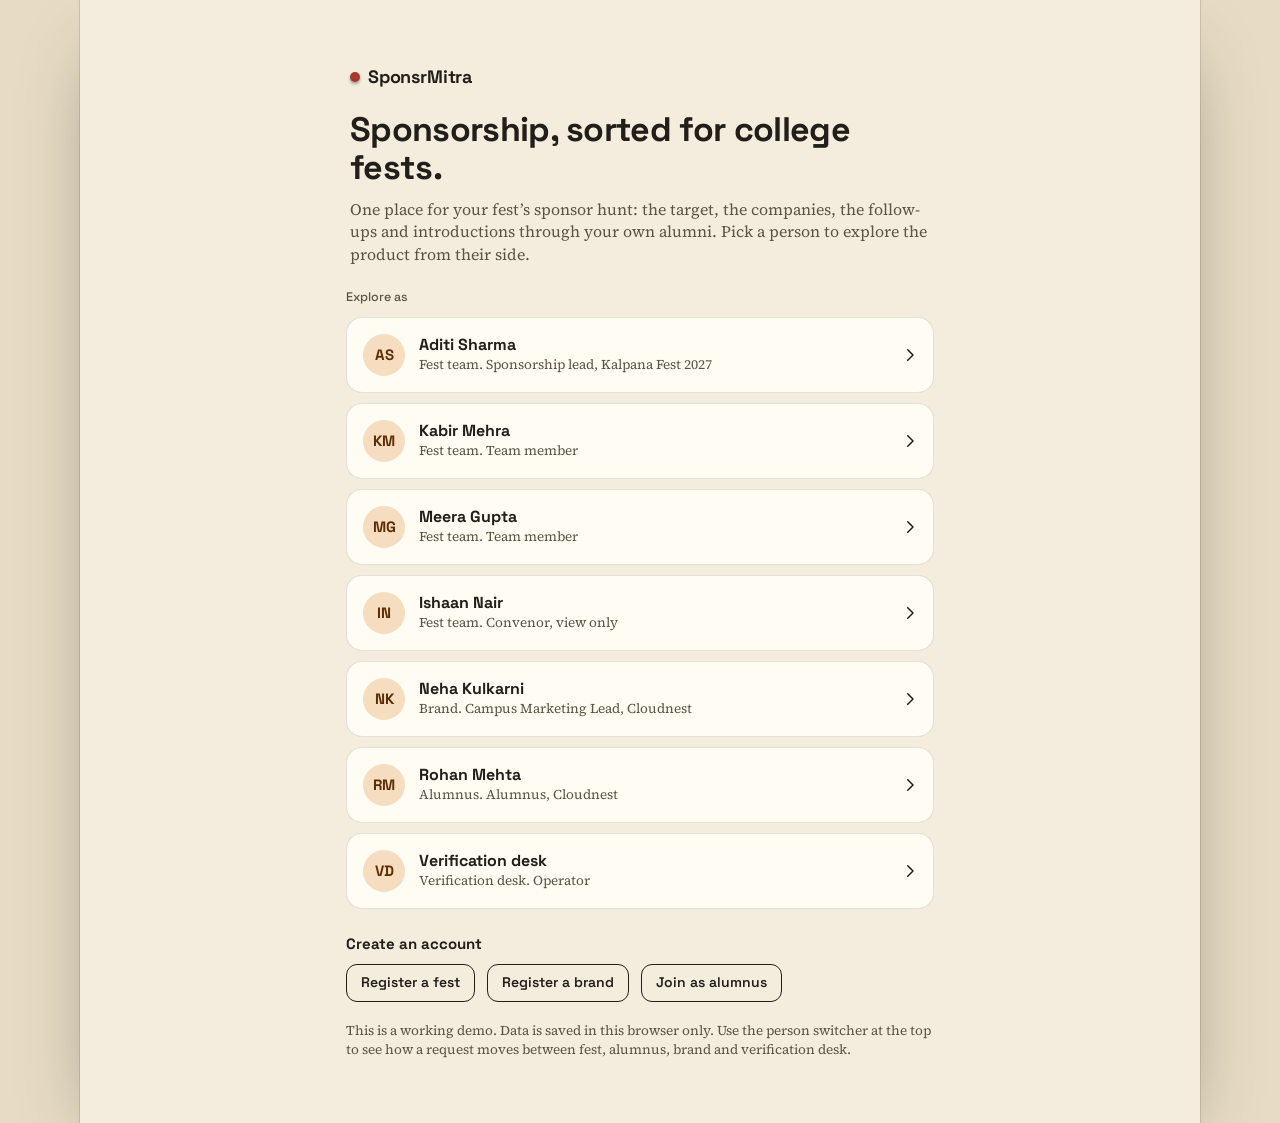
<file: demo/sponsrmitra-demo.html>
<!DOCTYPE html>
<html lang="en">
<head>
<meta charset="UTF-8">
<meta name="viewport" content="width=device-width, initial-scale=1, viewport-fit=cover">
<meta name="description" content="SponsrMitra is a verified sponsorship marketplace for Indian college fests: real contacts, real benchmarks and warm introductions through alumni.">
<meta name="theme-color" content="#F4EDDD">
<title>SponsrMitra</title>
<link rel="icon" href="data:image/svg+xml,%3Csvg xmlns='http://www.w3.org/2000/svg' viewBox='0 0 100 100'%3E%3Ctext y='.9em' font-size='90'%3E%F0%9F%93%8C%3C/text%3E%3C/svg%3E">
<link rel="preconnect" href="https://fonts.googleapis.com">
<link rel="preconnect" href="https://fonts.gstatic.com" crossorigin>
<link href="https://fonts.googleapis.com/css2?family=Space+Grotesk:wght@500;600;700&family=Source+Serif+4:opsz,wght@8..60,400;8..60,600&display=swap" rel="stylesheet">
<style>
:root{
  --bgdesk:#E7DCC3; --bg:#F4EDDD; --card:#FFFCF4; --ink:#221F1A; --ink2:#5A5445; --line:rgba(34,31,26,.13);
  --mari:#D9761C; --mari-ink:#1c1206; --mari-soft:#F6DDBF; --teal:#1F5C56; --teal-soft:#D5E6E1;
  --brick:#A83A2D; --brick-soft:#F1D6D1; --amber:#8A5A0B; --amber-soft:#F5E3B8; --track:rgba(34,31,26,.09);
  --tagbg:rgba(34,31,26,.07); --shadow:0 1px 0 rgba(34,31,26,.04),0 10px 22px -14px rgba(34,31,26,.35);
  --hold:#E5C79C; --overlay:rgba(20,16,10,.5); --av-ink:#5C2E08; --mari-pill:#1c1206;
  padding-top:env(safe-area-inset-top,0px); padding-bottom:env(safe-area-inset-bottom,0px);
}
@media (prefers-color-scheme: dark){
  :root:not([data-theme="light"]){
    --bgdesk:#0F0D0A; --bg:#1B1712; --card:#26211A; --ink:#EFE6D3; --ink2:#C9BEA6; --line:rgba(239,230,211,.14);
    --mari:#EB9A4C; --mari-soft:#4A3320; --teal:#5AAC9F; --teal-soft:#20403B; --brick:#DA7A6B; --brick-soft:#4A2622;
    --amber:#E8B35A; --amber-soft:#46371A; --track:rgba(239,230,211,.12); --tagbg:rgba(239,230,211,.10);
    --shadow:0 10px 24px -14px rgba(0,0,0,.7); --hold:#8F7650; --overlay:rgba(0,0,0,.62); --av-ink:#F3C08B; --mari-pill:#F3C08B;
  }
}
:root[data-theme="dark"]{
  --bgdesk:#0F0D0A; --bg:#1B1712; --card:#26211A; --ink:#EFE6D3; --ink2:#C9BEA6; --line:rgba(239,230,211,.14);
  --mari:#EB9A4C; --mari-soft:#4A3320; --teal:#5AAC9F; --teal-soft:#20403B; --brick:#DA7A6B; --brick-soft:#4A2622;
  --amber:#E8B35A; --amber-soft:#46371A; --track:rgba(239,230,211,.12); --tagbg:rgba(239,230,211,.10);
  --shadow:0 10px 24px -14px rgba(0,0,0,.7); --hold:#8F7650; --overlay:rgba(0,0,0,.62); --av-ink:#F3C08B; --mari-pill:#F3C08B;
}
*{box-sizing:border-box;margin:0;padding:0;-webkit-tap-highlight-color:transparent}
html{height:100%;scroll-padding-top:env(safe-area-inset-top,0px)}
body{min-height:100%;background:var(--bgdesk);color:var(--ink);font-family:"Source Serif 4",Georgia,"Times New Roman",serif;font-size:15px;line-height:1.4;-webkit-font-smoothing:antialiased}
body::before{content:"";position:fixed;inset:0 0 auto;height:env(safe-area-inset-top,0px);z-index:60;background:var(--bg)}
button,input,select,textarea{font:inherit;color:inherit}
a{color:inherit;text-decoration:none}
#app{max-width:480px;margin:0 auto;min-height:100vh;background:var(--bg);position:relative;padding-bottom:110px}
@media (min-width:560px){#app{box-shadow:0 0 0 1px var(--line),0 30px 80px -30px rgba(0,0,0,.45)}}
.sg{font-family:"Space Grotesk","Helvetica Neue",Arial,sans-serif}
.pad{padding:0 20px}
.hdr{position:sticky;top:env(safe-area-inset-top,0px);z-index:40;background:var(--bg);display:flex;align-items:center;justify-content:space-between;padding:12px 20px 10px;border-bottom:1px solid var(--line)}
.brand{display:flex;align-items:center;gap:8px;font-family:"Space Grotesk",sans-serif;font-weight:700;font-size:18px;letter-spacing:-.01em}
.brand i{width:10px;height:10px;border-radius:50%;background:var(--brick);box-shadow:0 2px 3px rgba(0,0,0,.35)}
.hdr-r{display:flex;align-items:center;gap:8px}
.h1{font-family:"Space Grotesk",sans-serif;font-weight:700;font-size:27px;letter-spacing:-.02em;line-height:1.1}
.h2{font-family:"Space Grotesk",sans-serif;font-weight:600;font-size:20px;letter-spacing:-.01em;line-height:1.15}
.h3{font-family:"Space Grotesk",sans-serif;font-weight:700;font-size:15px}
.cap{font-family:"Space Grotesk",sans-serif;font-weight:500;font-size:12.5px;color:var(--ink2)}
.big{font-family:"Space Grotesk",sans-serif;font-weight:700;font-size:32px;letter-spacing:-.02em;line-height:1.1}
.big.sm{font-size:24px}
.note{font-size:13.5px;color:var(--ink2);line-height:1.4}
.card{position:relative;background:var(--card);border:1px solid var(--line);border-radius:16px;padding:16px;box-shadow:var(--shadow)}
.card.flat{box-shadow:none}
.mt4{margin-top:4px}.mt8{margin-top:8px}.mt12{margin-top:12px}.mt16{margin-top:16px}.mt20{margin-top:20px}.mt24{margin-top:24px}
.row{display:flex;align-items:center;gap:12px}
.wrap{flex-wrap:wrap}.between{justify-content:space-between}.g6{gap:6px}.g8{gap:8px}.top{align-items:flex-start}.f1{flex:1;min-width:0}
.appbar{height:56px;display:flex;align-items:center;justify-content:space-between;padding:0 20px;position:sticky;top:env(safe-area-inset-top,0px);background:var(--bg);z-index:40}
.appbar .title{font-family:"Space Grotesk",sans-serif;font-weight:600;font-size:17px}
.iconbtn{width:40px;height:40px;border-radius:12px;display:flex;align-items:center;justify-content:center;border:1px solid var(--line);background:var(--card);cursor:pointer;position:relative;flex:none}
.iconbtn .dotb{position:absolute;top:-4px;right:-4px;min-width:18px;height:18px;border-radius:9px;background:var(--brick);color:#FFFCF4;font-family:"Space Grotesk",sans-serif;font-weight:700;font-size:11px;display:flex;align-items:center;justify-content:center;padding:0 5px}
.chips{display:flex;gap:8px;overflow-x:auto;padding:2px 20px;margin:0 -20px;scrollbar-width:none}
.chips::-webkit-scrollbar{display:none}
.chip{font-family:"Space Grotesk",sans-serif;font-weight:500;font-size:13px;padding:8px 13px;border-radius:20px;border:1px solid var(--line);background:var(--card);white-space:nowrap;cursor:pointer;flex:none}
.chip.on{background:var(--ink);color:var(--card);border-color:var(--ink)}
.tag{font-family:"Space Grotesk",sans-serif;font-weight:500;font-size:11.5px;padding:3px 9px;border-radius:8px;background:var(--tagbg);color:var(--ink2);display:inline-block}
.verified{display:inline-flex;align-items:center;gap:4px;font-family:"Space Grotesk",sans-serif;font-weight:600;font-size:11.5px;color:var(--teal);background:var(--teal-soft);padding:3px 8px 3px 6px;border-radius:20px;white-space:nowrap}
.verified.stale{color:var(--amber);background:var(--amber-soft)}
.verified.bad{color:var(--brick);background:var(--brick-soft)}
.pill{font-family:"Space Grotesk",sans-serif;font-weight:600;font-size:12px;padding:4px 10px;border-radius:20px;white-space:nowrap;display:inline-block}
.pill.teal{background:var(--teal-soft);color:var(--teal)}.pill.mari{background:var(--mari-soft);color:var(--mari-pill)}
.pill.brick{background:var(--brick-soft);color:var(--brick)}.pill.amber{background:var(--amber-soft);color:var(--amber)}
.pill.ink{background:var(--tagbg);color:var(--ink2)}
.btn{min-height:50px;border-radius:14px;display:flex;align-items:center;justify-content:center;font-family:"Space Grotesk",sans-serif;font-weight:600;font-size:16px;cursor:pointer;border:1.5px solid transparent;padding:0 18px;text-align:center;width:100%}
.btn.primary{background:var(--mari);color:var(--mari-ink)}
.btn.ghost{border-color:var(--ink);color:var(--ink);background:transparent}
.btn.danger{border-color:var(--brick);color:var(--brick);background:transparent}
.btn.sm{min-height:38px;font-size:14px;border-radius:11px;padding:0 14px;width:auto}
.btn[disabled],.btn.off{opacity:.45;pointer-events:none}
.logo{width:44px;height:44px;border-radius:50%;flex:none;display:flex;align-items:center;justify-content:center;font-family:"Space Grotesk",sans-serif;font-weight:700;font-size:19px;color:#FFFCF4}
.logo.lg{width:58px;height:58px;font-size:25px}.logo.sm{width:38px;height:38px;font-size:15px}
.avatar{width:38px;height:38px;border-radius:50%;flex:none;background:var(--mari-soft);color:var(--av-ink);display:flex;align-items:center;justify-content:center;font-family:"Space Grotesk",sans-serif;font-weight:700;font-size:13.5px;border:2px solid var(--card)}
.avatar.sm{width:30px;height:30px;font-size:11.5px}.avatar.lg{width:46px;height:46px;font-size:15px}
.avatar.tl{background:var(--teal-soft);color:var(--teal)}.avatar.bk{background:var(--brick-soft);color:var(--brick)}.avatar.am{background:var(--amber-soft);color:var(--amber)}
.stack{display:flex}.stack .avatar{margin-left:-9px}.stack .avatar:first-child{margin-left:0}
.bar{display:flex;height:12px;border-radius:8px;background:var(--track);overflow:hidden}.bar i{display:block;height:100%}
.rbar{position:relative;height:10px;background:var(--track);border-radius:6px}
.rbar i{position:absolute;top:0;bottom:0;border-radius:6px;background:var(--teal)}
.rbar .mk{position:absolute;top:-4px;width:3px;height:18px;border-radius:2px;background:var(--ink)}
.dot{width:10px;height:10px;border-radius:50%;display:inline-block;flex:none}
.tape{position:absolute;top:-9px;left:26px;width:58px;height:18px;background:var(--mari);opacity:.88;transform:rotate(-4deg);box-shadow:0 2px 4px rgba(0,0,0,.2)}
.nav{position:fixed;left:50%;transform:translateX(-50%);bottom:0;width:100%;max-width:480px;z-index:45;background:var(--card);border-top:1px solid var(--line);display:flex;justify-content:space-around;padding:8px 4px calc(10px + env(safe-area-inset-bottom,0px))}
.nav a{display:flex;flex-direction:column;align-items:center;gap:3px;font-family:"Space Grotesk",sans-serif;font-weight:500;font-size:11px;color:var(--ink2);width:70px;position:relative}
.nav a .ic{width:46px;height:30px;border-radius:15px;display:flex;align-items:center;justify-content:center;position:relative}
.nav a.on{color:var(--ink);font-weight:700}.nav a.on .ic{background:var(--mari-soft)}
.nav .bdg{position:absolute;top:-3px;right:-2px;min-width:17px;height:17px;border-radius:9px;background:var(--brick);color:#FFFCF4;font-size:10.5px;font-weight:700;display:flex;align-items:center;justify-content:center;padding:0 4px}
.sticky{position:fixed;left:50%;transform:translateX(-50%);bottom:0;width:100%;max-width:480px;z-index:45;padding:14px 20px calc(18px + env(safe-area-inset-bottom,0px));background:linear-gradient(to top,var(--bg) 72%,transparent);display:flex;gap:12px}
.sticky .btn{flex:1}
.lr{display:flex;align-items:center;gap:12px;padding:13px 0;border-top:1px solid var(--line)}
.lr:first-child{border-top:none;padding-top:0}.lr:last-child{padding-bottom:0}
.lr .t{flex:1;min-width:0}
.lr .t b{font-family:"Space Grotesk",sans-serif;font-weight:600;font-size:14.5px;display:block}
.lr .t span{font-size:13px;color:var(--ink2);display:block}
a.lr,div.lr[data-act]{cursor:pointer}
.ck{width:24px;height:24px;border-radius:7px;flex:none;display:flex;align-items:center;justify-content:center;border:1.6px solid var(--ink2);cursor:pointer;background:transparent}
.ck.done{background:var(--teal);border-color:var(--teal)}.ck.warn{border-color:var(--amber);background:var(--amber-soft)}
.search{height:50px;border-radius:14px;background:var(--card);border:1px solid var(--line);display:flex;align-items:center;gap:10px;padding:0 14px;color:var(--ink2)}
.search input{flex:1;border:none;background:transparent;outline:none;font-family:"Space Grotesk",sans-serif;font-size:15px;min-width:0}
.fld{display:block;margin-top:12px}
.fld>span{display:block;font-family:"Space Grotesk",sans-serif;font-weight:500;font-size:12.5px;color:var(--ink2);margin-bottom:6px}
.inp,.sel,.txt{width:100%;min-height:46px;border-radius:12px;border:1px solid var(--line);background:var(--bg);padding:10px 12px;font-family:"Space Grotesk",sans-serif;font-size:15px;outline:none}
.txt{min-height:120px;line-height:1.45;font-family:"Source Serif 4",serif;resize:vertical}
.inp:focus,.sel:focus,.txt:focus,.search input:focus-visible{outline:2px solid var(--mari);outline-offset:1px}
a:focus-visible,button:focus-visible,[tabindex]:focus-visible,.chip:focus-visible,.btn:focus-visible{outline:2px solid var(--mari);outline-offset:2px}
.banner{display:flex;gap:10px;align-items:flex-start;border-radius:14px;padding:12px 14px;margin-top:12px}
.banner.amber{background:var(--amber-soft);color:var(--ink)}.banner.teal{background:var(--teal-soft);color:var(--ink)}.banner.brick{background:var(--brick-soft);color:var(--ink)}
.banner .note{color:inherit;font-size:13.5px}
.sec{display:flex;justify-content:space-between;align-items:center;margin:24px 0 10px}
.seg{display:flex;background:var(--tagbg);border-radius:12px;padding:3px;gap:3px}
.seg button{flex:1;border:none;background:transparent;border-radius:9px;padding:8px 6px;font-family:"Space Grotesk",sans-serif;font-weight:600;font-size:13px;cursor:pointer;color:var(--ink2)}
.seg button.on{background:var(--card);color:var(--ink);box-shadow:0 1px 3px rgba(0,0,0,.18)}
.tog{width:46px;height:28px;border-radius:14px;background:var(--track);position:relative;flex:none;cursor:pointer;border:none}
.tog::after{content:"";position:absolute;top:3px;left:3px;width:22px;height:22px;border-radius:50%;background:#FFFCF4;box-shadow:0 1px 3px rgba(0,0,0,.35);transition:transform .15s}
.tog.on{background:var(--teal)}.tog.on::after{transform:translateX(18px)}
.ovl{position:fixed;inset:0;z-index:80;background:var(--overlay);display:flex;align-items:flex-end;justify-content:center}
.sheet{width:100%;max-width:480px;max-height:88vh;overflow:auto;background:var(--bg);border-radius:22px 22px 0 0;padding:10px 20px calc(22px + env(safe-area-inset-bottom,0px));animation:up .2s ease-out}
.sheet .grab{width:44px;height:5px;border-radius:3px;background:var(--line);margin:0 auto 14px}
@keyframes up{from{transform:translateY(40px);opacity:.4}to{transform:none;opacity:1}}
.toast{position:fixed;left:50%;transform:translateX(-50%);bottom:calc(104px + env(safe-area-inset-bottom,0px));background:var(--ink);color:var(--bg);padding:11px 16px;border-radius:12px;font-family:"Space Grotesk",sans-serif;font-weight:500;font-size:14px;z-index:90;max-width:min(92vw,440px);text-align:center;box-shadow:0 10px 30px rgba(0,0,0,.35)}
.empty{text-align:center;padding:34px 18px;color:var(--ink2)}
.empty .h2{margin-bottom:6px;color:var(--ink)}
.kv{display:flex;justify-content:space-between;gap:12px;padding:9px 0;border-top:1px solid var(--line);font-size:14px}
.kv:first-child{border-top:none}.kv b{font-family:"Space Grotesk",sans-serif;font-weight:600;text-align:right}
.tbl{width:100%;border-collapse:collapse;font-size:13px}
.tbl th{font-family:"Space Grotesk",sans-serif;font-weight:600;text-align:left;font-size:12px;color:var(--ink2);padding:8px 6px;border-bottom:1px solid var(--line)}
.tbl td{padding:9px 6px;border-bottom:1px solid var(--line);vertical-align:top}
.metric{flex:1;min-width:130px;background:var(--card);border:1px solid var(--line);border-radius:14px;padding:14px}
.metric b{font-family:"Space Grotesk",sans-serif;font-weight:700;font-size:26px;display:block;letter-spacing:-.02em}
.persona{display:flex;gap:12px;align-items:center;padding:14px;border-radius:16px;background:var(--card);border:1px solid var(--line);cursor:pointer;width:100%;text-align:left;margin-top:10px}
.hero{padding:34px 20px 8px}
.lite *{box-shadow:none!important;animation:none!important;transition:none!important}
.hide{display:none!important}
.docpage{background:#fff;color:#221F1A;padding:28px 24px;border-radius:6px;margin:12px 0}
.slide{background:#fff;color:#221F1A;border:1px solid #d8cdb4;border-radius:8px;padding:22px;margin-top:14px;aspect-ratio:16/10;display:flex;flex-direction:column;justify-content:center}
.slide h2{font-family:"Space Grotesk",sans-serif;font-size:21px;margin-bottom:10px}.slide p,.slide li{font-size:14px;line-height:1.45}.slide ul{padding-left:18px}
.photo{width:100%;border-radius:12px;object-fit:cover;display:block}
.photos{display:grid;grid-template-columns:repeat(3,1fr);gap:8px;margin-top:10px}.photos .photo{aspect-ratio:1/1}
@media print{
  body::before,.hdr,.nav,.sticky,.appbar,.noprint,.toast{display:none!important}
  body,#app{background:#fff!important;box-shadow:none!important;max-width:none!important;padding:0!important}
  .docpage,.slide{border:none;page-break-inside:avoid}
}
@media (prefers-reduced-motion:reduce){*{animation:none!important;transition:none!important}}

.demobar{background:var(--ink);color:var(--bg);font-family:"Space Grotesk",sans-serif;font-weight:600;font-size:12px;text-align:center;padding:5px 8px;position:relative;z-index:41}

/* ----- Desktop layout (900px and up): the phone shell becomes a website.
   Below 900px nothing changes - the mobile app layout is untouched. ----- */
@media (min-width:900px){
  #app{max-width:1120px;padding-bottom:64px}
  .pad{padding:0 32px}
  .hdr{padding:12px 32px 10px}
  .appbar{padding:0 32px}
  /* tab bar moves to a website top bar under the brand header */
  .nav{top:0;bottom:auto;left:0;right:0;transform:none;width:100%;max-width:none;height:56px;padding:0 24px;border-top:none;border-bottom:1px solid var(--line);justify-content:center;gap:2px}
  #app:has(.hdr) .nav{top:62px}
  .demobar{position:fixed;left:0;right:0;bottom:0}
  .nav a{flex-direction:row;width:auto;gap:6px;padding:8px 12px;font-size:13.5px;font-weight:600}
  .nav a .ic{width:auto;height:auto;padding:0;border-radius:0}
  .nav a .ic svg{width:18px;height:18px;display:block}
  .nav a:hover{color:var(--ink)}
  .nav a.on{box-shadow:inset 0 -2px 0 var(--mari)}
  .nav a.on .ic{background:transparent}
  /* page content clears the fixed top bar; sub-page bars sit under it */
  #app:has(.nav) #main{padding-top:56px}
  #app:has(.nav):not(:has(.hdr)) .appbar{top:56px}
  /* bottom sheets become centred dialogs */
  .ovl{align-items:center;padding:24px}
  .sheet{max-width:640px;max-height:84vh;border-radius:22px}
  /* fixed action bar docks right instead of stretching */
  .sticky{max-width:1120px;justify-content:flex-end}
  .sticky .btn{flex:0 0 auto;width:auto;min-width:220px}
  /* desktop-sized controls and readable content */
  #main .btn:not(.sm){max-width:420px}
  .chips{flex-wrap:wrap;overflow:visible;margin:0}
  .hero{max-width:620px;margin:0 auto;padding-top:64px}
  .hero + .pad{max-width:652px;margin:0 auto}
  .metric{min-width:170px}
  .slide,.docpage{max-width:860px;margin-left:auto;margin-right:auto}
}

</style>
</head>
<body>
<div id="app"></div>
<script>
window.SPONSRMITRA_DEMO = true;
/* ===== SponsrMitra data layer ===== */
const CFG = window.SPONSRMITRA_CONFIG || {};
const SERVER = !!(CFG.supabaseUrl && CFG.supabaseAnonKey);
// Sample people and companies exist only in the separate demo build, which sets this flag.
const DEMO_OK = !SERVER && !!window.SPONSRMITRA_DEMO;
const KEY = 'sponsrmitra.app.v2';
const VERSION = 2;
const DAY = 86400000;
const HOUR = 3600000;
const T0 = Date.now();
const ago = (d) => T0 - d * DAY;
const ahead = (d) => T0 + d * DAY;
const uid = (p) => p + Array.from((window.crypto && crypto.getRandomValues) ? crypto.getRandomValues(new Uint8Array(8)) : Array.from({ length: 8 }, () => Math.floor(Math.random() * 256)), (b) => b.toString(16).padStart(2, '0')).join('');

const FEST_TYPES = ['Technical', 'Cultural', 'Management', 'Sports', 'Society or department'];
const SIZE_BANDS = [
  { k: 'xs', label: 'Under 1K', mult: 0.25, nm: 0.4 },
  { k: 's', label: '1K to 3K', mult: 0.55, nm: 0.8 },
  { k: 'm', label: '3K to 5K', mult: 1, nm: 1 },
  { k: 'l', label: '5K and above', mult: 1.6, nm: 1.1 },
];
const TYPE_MULT = { 'Technical': 1, 'Cultural': 1.25, 'Management': 0.9, 'Sports': 0.7, 'Society or department': 0.4 };
const CATS = [
  { k: 'title', label: 'Title sponsor', lo: 2, hi: 4, n: 14, tier: true },
  { k: 'tech', label: 'Tech and recruiters', lo: 1.5, hi: 3, n: 9 },
  { k: 'bev', label: 'Beverages and FMCG', lo: 1, hi: 2.5, n: 11 },
  { k: 'local', label: 'Local and in-kind', lo: 0.4, hi: 1.2, n: 18 },
  { k: 'bank', label: 'Banking and fintech', lo: 1, hi: 2, n: 3 },
  { k: 'app', label: 'Apparel and sports', lo: 0.8, hi: 1.8, n: 6 },
  { k: 'edu', label: 'Education', lo: 0.6, hi: 1.5, n: 7 },
  { k: 'media', label: 'Media partners', lo: 0.3, hi: 0.8, n: 5 },
];
const CAT_LABEL = Object.fromEntries(CATS.map((c) => [c.k, c.label]));
const MIN_SAMPLE = 5;
const STAGES = [
  ['shortlisted', 'Shortlisted'], ['intro', 'Intro requested'], ['contacted', 'Contacted'], ['replied', 'Replied'],
  ['meeting', 'Meeting booked'], ['negotiating', 'Negotiating'], ['committed', 'Committed'], ['declined', 'Declined'],
];
const STAGE_LABEL = Object.fromEntries(STAGES);
const HOPED = ['shortlisted', 'intro', 'contacted', 'replied'];
const LIKELY = ['meeting', 'negotiating'];
const DECLINE_REASONS = ['Budget is used up', 'Timing does not work', 'Not a fit for our category', 'No response after follow-ups', 'Other'];
const VERIFY_METHODS = {
  fest: ['College email check and faculty confirmation', 'Student affairs office confirmation'],
  company: ['Test email delivered', 'Phone call to the contact', 'Confirmation from the brand'],
  alumni: ['College alumni records', 'LinkedIn profile check'],
};

const round2 = (n) => Math.round(n * 100) / 100;
function sizeBand(visitors) {
  return visitors < 1000 ? 'xs' : visitors < 3000 ? 's' : visitors < 5000 ? 'm' : 'l';
}
function festScale(type, size) {
  return (TYPE_MULT[type] || 1) * SIZE_BANDS.find((s) => s.k === size).mult;
}
function bench(type, size, cat) {
  if (SERVER) { const b = (S.benchmarks || {})[type + '|' + size + '|' + cat]; return b ? { lo: +b.lo, hi: +b.hi, n: +b.n } : { lo: 0, hi: 0, n: 0 }; }
  const c = CATS.find((x) => x.k === cat);
  const b = SIZE_BANDS.find((s) => s.k === size);
  const m = (TYPE_MULT[type] || 1) * b.mult;
  const nm = b.nm * (type === 'Technical' ? 1 : 0.8);
  return { lo: round2(c.lo * m), hi: round2(c.hi * m), n: Math.max(1, Math.round(c.n * nm)) };
}
function totalBench(type, size) {
  if (SERVER) { const x = (S.benchmarks || {})[type + '|' + size + '|total']; return x ? { lo: +x.lo, hi: +x.hi, n: +x.n } : { lo: 0, hi: 0, n: 0 }; }
  const b = SIZE_BANDS.find((s) => s.k === size);
  const m = (TYPE_MULT[type] || 1) * b.mult;
  const nm = b.nm * (type === 'Technical' ? 1 : 0.8);
  return { lo: round2(6.5 * m), hi: round2(14 * m), n: Math.max(1, Math.round(31 * nm)) };
}

/*SEED_START*/
/* ---------- sample data (demo build only) ---------- */
function co(id, name, sub, cat, city, tags, band, color, cn, cr, ce, ch, rd, vd, bn, past, extra) {
  return Object.assign({
    id, name, sub, cat, city, tags, band, color,
    contact: { name: cn, role: cr, email: ce, channel: ch, replyDays: rd },
    verifiedOn: vd === null ? null : ago(vd), status: vd === null ? 'pending' : 'verified',
    bench: bn, past, inbound: { paused: false, weeklyCap: 6, types: ['Technical', 'Cultural', 'Management', 'Sports', 'Society or department'] },
    visible: { email: false, band: true },
  }, extra || {});
}

function seed() {
  const festStart = ahead(112);
  const companies = [
    co('c_cloudnest', 'Cloudnest', 'Cloud and developer tools', 'tech', 'Bengaluru', ['Cash', 'Hiring', 'Prizes', 'Stalls'], '1L to 3L', '#1F5C56', 'Neha Kulkarni', 'Campus Marketing Lead', 'neha.kulkarni@cloudnest.example', 'Email', 4, 9, { lo: 1.5, hi: 3, n: 9 }, ['Technical', 'Management']),
    co('c_devlane', 'Devlane', 'Developer tools', 'tech', 'Pune', ['Cash', 'Stalls'], '1L to 3L', '#221F1A', 'Arjun Bhat', 'Developer Relations Lead', 'arjun.bhat@devlane.example', 'Email', 5, 21, { lo: 1, hi: 2.2, n: 8 }, ['Technical']),
    co('c_pixelforge', 'Pixelforge Games', 'Gaming studio', 'tech', 'Hyderabad', ['In-kind', 'Prizes'], 'Under 1L', '#A83A2D', 'Lena Dsouza', 'Community Manager', 'lena@pixelforge.example', 'LinkedIn', 7, 34, { lo: 0.4, hi: 1, n: 6 }, ['Technical', 'Cultural']),
    co('c_nimbus', 'Nimbus Labs', 'Hiring platform', 'tech', 'Bengaluru', ['Cash', 'Hiring'], '1L to 3L', '#8A5A0B', 'Rahul Menon', 'Campus Hiring Lead', 'rahul.menon@nimbuslabs.example', 'Email', 6, 84, { lo: 1.2, hi: 2.5, n: 7 }, ['Technical', 'Management']),
    co('c_brewline', 'Brewline Beverages', 'Cold drinks and energy drinks', 'bev', 'Mumbai', ['Cash', 'In-kind', 'Stalls'], '1L to 3L', '#D9761C', 'Sana Qureshi', 'Youth Marketing Manager', 'sana.q@brewline.example', 'Email', 3, 12, { lo: 1, hi: 2.5, n: 11 }, ['Cultural', 'Sports', 'Technical']),
    co('c_zestly', 'Zestly Snacks', 'Packaged snacks', 'bev', 'Pune', ['Cash', 'In-kind', 'Stalls'], 'Under 1L', '#4F6D3A', 'Meghna Pillai', 'Brand Executive', 'meghna@zestly.example', 'Email', 5, 18, { lo: 0.8, hi: 1.6, n: 8 }, ['Cultural', 'Technical']),
    co('c_stride', 'Stride Sportswear', 'Sports apparel', 'app', 'Delhi', ['Cash', 'In-kind', 'Prizes'], '1L to 3L', '#3F5A78', 'Dev Malhotra', 'Partnerships Manager', 'dev.m@stride.example', 'Email', 6, 27, { lo: 0.8, hi: 1.8, n: 6 }, ['Sports', 'Cultural']),
    co('c_finara', 'Finara Bank', 'Retail banking', 'bank', 'Mumbai', ['Cash', 'Stalls'], '1L to 3L', '#6B3A6B', 'Vikram Rao', 'Campus Programs Lead', 'vikram.rao@finara.example', 'Email', 8, 40, { lo: 1, hi: 2, n: 3 }, ['Management', 'Technical']),
    co('c_paywise', 'Paywise', 'Fintech app', 'bank', 'Bengaluru', ['Cash', 'Hiring'], '1L to 3L', '#2C6E8F', 'Isha Kapoor', 'Growth Marketing Lead', 'isha@paywise.example', 'Email', 5, 15, { lo: 0.9, hi: 1.8, n: 3 }, ['Technical', 'Management']),
    co('c_learnloop', 'Learnloop', 'Ed-tech platform', 'edu', 'Mumbai', ['Cash', 'Prizes'], '1L to 3L', '#6C5A9E', 'Nisha Verma', 'Campus Ambassador Programme', 'nisha@learnloop.example', 'Email', 6, 97, { lo: 0.6, hi: 1.5, n: 7 }, ['Technical', 'Management']),
    co('c_brainbyte', 'Brainbyte Coaching', 'Coaching centre', 'edu', 'Pune', ['In-kind', 'Cash'], 'Under 1L', '#2E7D6B', 'Pooja Sathe', 'Centre Head', 'pooja@brainbyte.example', 'Email', 4, 55, { lo: 0.3, hi: 0.8, n: 5 }, ['Cultural', 'Society or department'], { status: 'bounced' }),
    co('c_printkart', 'PrintKart', 'Printing and merchandise', 'local', 'Pune', ['In-kind', 'Stalls'], 'Under 1L', '#555B6E', 'Sameer Kulkarni', 'Owner', 'sameer@printkart.example', 'WhatsApp', 2, 14, { lo: 0.3, hi: 0.9, n: 18 }, ['Technical', 'Cultural', 'Society or department']),
    co('c_campuscafe', 'Campus Cafe', 'Cafe near campus', 'local', 'Pune', ['In-kind', 'Cash'], 'Under 1L', '#7A5C3A', 'Rhea Fernandes', 'Manager', 'rhea@campuscafe.example', 'WhatsApp', 1, 6, { lo: 0.4, hi: 1.2, n: 18 }, ['Technical', 'Cultural', 'Society or department']),
    co('c_fitzone', 'FitZone Gym', 'Local gym chain', 'local', 'Pune', ['In-kind', 'Prizes'], 'Under 1L', '#B5483A', 'Harsh Patel', 'Owner', 'harsh@fitzone.example', 'WhatsApp', 3, 22, { lo: 0.3, hi: 0.8, n: 12 }, ['Sports', 'Cultural']),
    co('c_buzzline', 'Buzzline Media', 'Student media network', 'media', 'Mumbai', ['In-kind', 'Cash'], 'Under 1L', '#C2832B', 'Tanvi Rao', 'Partnerships Lead', 'tanvi@buzzline.example', 'Email', 4, 30, { lo: 0.3, hi: 0.8, n: 5 }, ['Cultural', 'Management']),
    co('c_devlane2', 'DevLane Technologies', 'Developer tools', 'tech', 'Pune', ['Cash'], '1L to 3L', '#444444', 'Support Desk', 'Contact', 'info@devlane-tech.example', 'Email', 9, null, { lo: 1, hi: 2, n: 5 }, ['Technical']),
    co('c_freshbite', 'FreshBite Foods', 'Fresh food delivery', 'bev', 'Pune', ['Cash', 'In-kind'], 'Under 1L', '#4F6D3A', 'Anita Joshi', 'Brand Manager', 'anita@freshbite.example', 'Email', 5, null, { lo: 0.8, hi: 1.5, n: 5 }, ['Cultural']),
  ];

  const pkg = (a, b, c) => [
    { id: uid('pk'), name: 'Title sponsor', price: a, benefits: 'Naming rights, main stage banner, 6 social posts, stall, mentions at every show' },
    { id: uid('pk'), name: 'Associate sponsor', price: b, benefits: 'Logo on banners, 3 social posts, stall space, one stage mention' },
    { id: uid('pk'), name: 'In-kind partner', price: c, benefits: 'Logo on partner wall, 1 social post, stall space' },
  ];
  const fests = [
    { id: 'f_kalpana', name: 'Kalpana Fest 2027', college: 'Sunrise Institute of Technology', city: 'Pune', type: 'Technical', visitors: 4000, start: festStart, audience: 'Engineering undergraduates aged 18 to 22, about 70 percent from the Pune region', pastSponsors: ['Zestly Snacks', 'Campus Cafe', 'Finara Bank'], status: 'verified', verifiedOn: ago(60), contributed: true, target: 1200000, packages: pkg('₹3,00,000 to ₹4,00,000', '₹1,00,000 to ₹2,00,000', '₹30,000 to ₹80,000 in value'), proof: { footfall: { n: 4000, kind: 'self-reported' }, photos: [], logos: ['Zestly Snacks', 'Campus Cafe', 'Finara Bank'], testimonials: [] }, handover: { close: false, contacts: false, owners: false } },
    { id: 'f_vertex', name: 'Vertex 2027', college: 'Coastal Institute of Engineering', city: 'Mangaluru', type: 'Technical', visitors: 3500, start: ahead(60), audience: 'Engineering students from coastal Karnataka and Kerala', pastSponsors: ['Cloudnest'], status: 'verified', verifiedOn: ago(80), contributed: true, target: 900000, packages: pkg('₹2,50,000 to ₹3,50,000', '₹80,000 to ₹1,50,000', '₹25,000 to ₹60,000 in value'), proof: { footfall: { n: 3500, kind: 'evidenced' }, photos: ['x'], logos: ['Cloudnest'], testimonials: [] }, handover: {} },
    { id: 'f_hackverse', name: 'Hackverse 2027', college: 'Lakeside University', city: 'Jaipur', type: 'Technical', visitors: 2000, start: ahead(75), audience: 'Developers and design students, 24 hour hackathon', pastSponsors: ['Devlane'], status: 'verified', verifiedOn: ago(50), contributed: true, target: 600000, packages: pkg('₹1,50,000 to ₹2,50,000', '₹60,000 to ₹1,00,000', '₹20,000 to ₹50,000 in value'), proof: { footfall: { n: 2000, kind: 'self-reported' }, photos: ['x'], logos: ['Devlane'], testimonials: [] }, handover: {} },
    { id: 'f_rhythm', name: 'Rhythm 2027', college: 'Capital College of Arts', city: 'Delhi', type: 'Cultural', visitors: 12000, start: ahead(95), audience: 'Arts and commerce students from across the NCR', pastSponsors: ['Brewline Beverages', 'Stride Sportswear'], status: 'verified', verifiedOn: ago(30), contributed: true, target: 3000000, packages: pkg('₹6,00,000 to ₹9,00,000', '₹2,00,000 to ₹3,50,000', '₹60,000 to ₹1,20,000 in value'), proof: { footfall: { n: 12000, kind: 'evidenced' }, photos: ['x'], logos: ['Brewline Beverages'], testimonials: [] }, handover: {} },
    { id: 'f_arth', name: 'Arthashastra 2027', college: 'Metro School of Management', city: 'Mumbai', type: 'Management', visitors: 2500, start: ahead(88), audience: 'MBA and commerce students, case competitions and talks', pastSponsors: ['Finara Bank', 'Paywise'], status: 'verified', verifiedOn: ago(45), contributed: true, target: 800000, packages: pkg('₹2,00,000 to ₹3,00,000', '₹70,000 to ₹1,20,000', '₹20,000 to ₹50,000 in value'), proof: { footfall: { n: 2500, kind: 'self-reported' }, photos: ['x'], logos: ['Finara Bank'], testimonials: [] }, handover: {} },
    { id: 'f_sportz', name: 'Sportzilla 2027', college: 'Deccan Sports University', city: 'Hyderabad', type: 'Sports', visitors: 6000, start: ahead(70), audience: 'Athletes and sports science students, 14 colleges', pastSponsors: ['Stride Sportswear', 'FitZone Gym'], status: 'verified', verifiedOn: ago(25), contributed: true, target: 1100000, packages: pkg('₹3,00,000 to ₹4,50,000', '₹90,000 to ₹1,60,000', '₹30,000 to ₹70,000 in value'), proof: { footfall: { n: 6000, kind: 'evidenced' }, photos: ['x'], logos: ['Stride Sportswear'], testimonials: [] }, handover: {} },
    { id: 'f_utsav', name: 'Utsav 2027', college: 'Greenfield College', city: 'Bhopal', type: 'Cultural', visitors: 4500, start: ahead(120), audience: 'Undergraduate students from central India', pastSponsors: [], status: 'pending', verifiedOn: null, contributed: false, target: 700000, packages: pkg('₹1,50,000 to ₹2,50,000', '₹50,000 to ₹90,000', '₹15,000 to ₹40,000 in value'), proof: { footfall: null, photos: [], logos: [], testimonials: [] }, handover: {} },
  ];

  const users = [
    { id: 'u_aditi', name: 'Aditi Sharma', initials: 'AS', role: 'fest', festRole: 'lead', entityId: 'f_kalpana', title: 'Sponsorship lead, Kalpana Fest 2027' },
    { id: 'u_kabir', name: 'Kabir Mehra', initials: 'KM', role: 'fest', festRole: 'member', entityId: 'f_kalpana', title: 'Team member' },
    { id: 'u_meera', name: 'Meera Gupta', initials: 'MG', role: 'fest', festRole: 'member', entityId: 'f_kalpana', title: 'Team member' },
    { id: 'u_ishaan', name: 'Ishaan Nair', initials: 'IN', role: 'fest', festRole: 'convenor', entityId: 'f_kalpana', title: 'Convenor, view only' },
    { id: 'u_neha', name: 'Neha Kulkarni', initials: 'NK', role: 'brand', entityId: 'c_cloudnest', title: 'Campus Marketing Lead, Cloudnest' },
    { id: 'u_rohan', name: 'Rohan Mehta', initials: 'RM', role: 'alumni', entityId: 'a_rohan', title: 'Alumnus, Cloudnest' },
    { id: 'u_admin', name: 'Verification desk', initials: 'VD', role: 'admin', entityId: null, title: 'Operator' },
  ];

  const S1 = 'Sunrise Institute of Technology';
  const al = (id, name, init, cls, co_, role, helps, cap, college) => ({ id, name, initials: init, cls: cls || '', cohort: cls, companyId: co_, role, helps: helps || 'introduce', cap: cap || 3, college: college || S1, status: 'verified' });
  const alumni = [
    Object.assign(al('a_rohan', 'Rohan Mehta', 'RM', 2019, 'c_cloudnest', 'Product Manager', 'introduce', 3), { userId: 'u_rohan' }),
    al('a_priya', 'Priya Sharma', 'PS', 2017, 'c_cloudnest', 'Software Engineer', 'advise', 2),
    al('a_vikram', 'Vikram Joshi', 'VJ', 2020, 'c_cloudnest', 'Product Designer', 'introduce', 2),
    al('a_ananya', 'Ananya Iyer', 'AI', 2021, 'c_devlane', 'Developer Advocate', 'introduce', 3),
    al('a_karan', 'Karan Desai', 'KD', 2016, 'c_nimbus', 'Engineering Manager', 'introduce', 2),
    al('a_shreya', 'Shreya Nair', 'SN', 2019, 'c_nimbus', 'Recruiter', 'introduce', 3),
    al('a_manish', 'Manish Kale', 'MK', 2015, 'c_finara', 'Branch Programmes Lead', 'introduce', 2),
    al('a_tara', 'Tara Bose', 'TB', 2018, 'c_brewline', 'Brand Associate', 'introduce', 3),
    al('a_other', 'Dhruv Rao', 'DR', 2018, 'c_cloudnest', 'Data Analyst', 'introduce', 3, 'Coastal Institute of Engineering'),
  ];

  const mk = (id, festId, companyId, stage, owner, ask, extra) => Object.assign({
    id, festId, companyId, stage, owner, ask: ask || 0, amount: 0, followUp: null, meetingAt: null, lastTouch: ago(3), createdAt: ago(10),
    notes: [], activity: [], decline: null, deckSent: false, payments: [], deliverables: [], proof: [], committedOn: null, kind: 'cash',
  }, extra || {});
  const act = (t, by, text) => ({ id: uid('ac'), ts: t, by, text });
  const pipeline = [
    mk('p_cloudnest', 'f_kalpana', 'c_cloudnest', 'intro', 'u_aditi', 200000, { lastTouch: ago(2), createdAt: ago(2), activity: [act(ago(2), 'u_aditi', 'Asked Rohan Mehta for an introduction')] }),
    mk('p_devlane', 'f_kalpana', 'c_devlane', 'intro', 'u_aditi', 110000, { lastTouch: ago(1), createdAt: ago(5), activity: [act(ago(5), 'u_aditi', 'Asked Ananya Iyer for an introduction'), act(ago(1), 'u_aditi', 'Ananya accepted and will introduce us')] }),
    mk('p_brewline', 'f_kalpana', 'c_brewline', 'meeting', 'u_kabir', 90000, { lastTouch: ago(6), followUp: T0, meetingAt: ahead(3) + 16 * HOUR - (T0 % DAY), createdAt: ago(20), activity: [act(ago(20), 'u_kabir', 'Sent a pitch request'), act(ago(6), 'u_kabir', 'Sana agreed to a meeting')], notes: [act(ago(6), 'u_kabir', 'Sana wants a stall next to the food court.')] }),
    mk('p_stride', 'f_kalpana', 'c_stride', 'negotiating', 'u_meera', 150000, { lastTouch: ago(4), followUp: ahead(1), createdAt: ago(25), activity: [act(ago(25), 'u_meera', 'Sent a pitch request'), act(ago(4), 'u_meera', 'Dev asked for a revised package')] }),
    mk('p_printkart', 'f_kalpana', 'c_printkart', 'contacted', 'u_kabir', 0, { lastTouch: ago(7), createdAt: ago(7), activity: [act(ago(7), 'u_kabir', 'Messaged Sameer on WhatsApp')] }),
    mk('p_pixelforge', 'f_kalpana', 'c_pixelforge', 'declined', 'u_meera', 50000, { lastTouch: ago(12), decline: 'Budget is used up', createdAt: ago(30), activity: [act(ago(12), 'u_meera', 'Declined: budget is used up')] }),
    mk('p_finara', 'f_kalpana', 'c_finara', 'committed', 'u_aditi', 100000, {
      amount: 100000, committedOn: ago(16), createdAt: ago(40), lastTouch: ago(16), kind: 'cash',
      payments: [{ id: uid('pay'), label: 'On signing', amount: 50000, due: ago(16), paid: true }, { id: uid('pay'), label: 'Second instalment', amount: 50000, due: ahead(78), paid: false }],
      deliverables: [
        { id: uid('dl'), text: 'Logo sent for approval', done: true, owner: 'Kabir', due: ago(8), sub: 'Approved' },
        { id: uid('dl'), text: 'Logo on main stage banner', done: false, owner: 'Kabir', due: ahead(105), sub: '' },
        { id: uid('dl'), text: 'Three social posts', done: false, owner: 'Meera', due: ahead(110), sub: '', count: { done: 1, total: 3 } },
        { id: uid('dl'), text: 'Stall space, 10 by 10 ft', done: true, owner: 'Meera', due: ago(2), sub: 'Allocated' },
        { id: uid('dl'), text: 'Sponsor report', done: false, owner: 'Aditi', due: ahead(125), sub: 'Send within 7 days of the fest' },
      ],
      activity: [act(ago(16), 'u_aditi', 'Commitment recorded: ₹1,00,000 cash')],
    }),
    mk('p_zestly', 'f_kalpana', 'c_zestly', 'committed', 'u_kabir', 120000, {
      amount: 120000, committedOn: ago(30), createdAt: ago(50), lastTouch: ago(30), kind: 'cash',
      payments: [{ id: uid('pay'), label: 'On signing', amount: 60000, due: ago(30), paid: true }, { id: uid('pay'), label: 'Second instalment', amount: 60000, due: ahead(40), paid: false }],
      deliverables: [
        { id: uid('dl'), text: 'Logo on food court signage', done: false, owner: 'Kabir', due: ahead(100), sub: '' },
        { id: uid('dl'), text: 'Stall space, 10 by 10 ft', done: true, owner: 'Meera', due: ago(5), sub: 'Allocated' },
        { id: uid('dl'), text: 'Sponsor report', done: false, owner: 'Aditi', due: ahead(125), sub: '' },
      ],
      activity: [act(ago(30), 'u_kabir', 'Commitment recorded: ₹1,20,000 cash')],
    }),
    mk('p_campuscafe', 'f_kalpana', 'c_campuscafe', 'committed', 'u_aditi', 100000, {
      amount: 100000, committedOn: ago(22), createdAt: ago(35), lastTouch: ago(22), kind: 'in-kind',
      deliverables: [
        { id: uid('dl'), text: 'Refreshment vouchers for 200 volunteers', done: false, owner: 'Meera', due: ahead(108), sub: '' },
        { id: uid('dl'), text: 'Logo on partner wall', done: true, owner: 'Kabir', due: ago(1), sub: '' },
      ],
      activity: [act(ago(22), 'u_aditi', 'Commitment recorded: ₹1,00,000 in-kind value')],
    }),
  ];
  const shortlists = [
    { id: 'sl_bev', festId: 'f_kalpana', name: 'Beverages', companyIds: ['c_brewline', 'c_zestly'] },
    { id: 'sl_tech', festId: 'f_kalpana', name: 'Tech recruiters', companyIds: ['c_cloudnest', 'c_devlane', 'c_nimbus'] },
    { id: 'sl_local', festId: 'f_kalpana', name: 'Local and in-kind', companyIds: ['c_printkart', 'c_campuscafe', 'c_fitzone'] },
  ];
  const intros = [
    { id: 'i_1', festId: 'f_kalpana', companyId: 'c_cloudnest', alumnusId: 'a_rohan', by: 'u_aditi', ask: 200000, message: 'Hi Rohan, I’m Aditi, sponsorship lead for Kalpana Fest 2027 at Sunrise Institute. We expect about 4,000 visitors and are looking for a technology partner. Could you introduce us to Neha Kulkarni on Cloudnest’s campus marketing team? Our deck is attached.', status: 'sent', createdAt: ago(2), respondedAt: null },
    { id: 'i_2', festId: 'f_kalpana', companyId: 'c_devlane', alumnusId: 'a_ananya', by: 'u_aditi', ask: 110000, message: 'Hi Ananya, I’m Aditi from Kalpana Fest 2027 at Sunrise Institute. Could you introduce us to Arjun Bhat on the developer relations team?', status: 'accepted', createdAt: ago(5), respondedAt: ago(1) },
  ];
  const requests = [
    { id: 'r_1', festId: 'f_vertex', companyId: 'c_cloudnest', ask: 150000, message: 'We are looking for a title partner for Vertex 2027 and would love to feature Cloudnest’s developer tools at our hack arena.', status: 'new', reason: '', createdAt: ago(1), by: null },
    { id: 'r_2', festId: 'f_hackverse', companyId: 'c_cloudnest', ask: 200000, message: 'Hackverse is a 24 hour hackathon for 2,000 builders. We would like Cloudnest as our cloud partner.', status: 'new', reason: '', createdAt: ago(2), by: null },
    { id: 'r_3', festId: 'f_arth', companyId: 'c_cloudnest', ask: 100000, message: 'Seeking a technology partner for our case competition finals.', status: 'accepted', reason: '', createdAt: ago(8), by: null },
  ];
  const archive = [
    { id: 'ar1', festId: 'f_kalpana', year: 2026, name: 'Kalpana Fest 2026', items: [
      { companyId: 'c_brewline', name: 'Brewline Beverages', outcome: 'Committed', amount: 90000, contact: 'Sana Qureshi', note: 'Wanted a stall near the food court.' },
      { companyId: 'c_zestly', name: 'Zestly Snacks', outcome: 'Committed', amount: 80000, contact: 'Meghna Pillai', note: 'Asked for a report with footfall photos.' },
      { companyId: 'c_campuscafe', name: 'Campus Cafe', outcome: 'Committed', amount: 60000, contact: 'Rhea Fernandes', note: 'Vouchers for volunteers.' },
      { companyId: 'c_finara', name: 'Finara Bank', outcome: 'Committed', amount: 100000, contact: 'Vikram Rao', note: 'Account-opening desk on day one.' },
      { companyId: 'c_cloudnest', name: 'Cloudnest', outcome: 'Declined', amount: 0, contact: 'Neha Kulkarni', note: 'Said budget was set earlier in the year. Approach in April.' },
      { companyId: 'c_nimbus', name: 'Nimbus Labs', outcome: 'No reply', amount: 0, contact: 'Rahul Menon', note: 'Three emails, no answer.' },
    ] },
  ];
  const reports = [
    { id: 'rp_1', kind: 'Wrong contact', targetType: 'company', targetId: 'c_brainbyte', by: 'u_kabir', text: 'Email bounced twice and the number is switched off.', status: 'open', ts: ago(2) },
    { id: 'rp_2', kind: 'Suspicious listing', targetType: 'fest', targetId: 'f_utsav', by: 'u_neha', text: 'Contact asked for a registration fee before sharing the deck.', status: 'open', ts: ago(1) },
  ];
  const audit = [
    { id: uid('au'), ts: ago(9), by: 'u_admin', text: 'Verified contact for Cloudnest (Test email delivered)' },
    { id: uid('au'), ts: ago(2), by: 'u_admin', text: 'Marked Brainbyte Coaching contact as bounced' },
    { id: uid('au'), ts: ago(60), by: 'u_admin', text: 'Verified fest Kalpana Fest 2027 (College email check and faculty confirmation)' },
  ];

  return {
    version: VERSION, session: { userId: null }, users, fests, companies, alumni, pipeline, shortlists, intros, requests, archive, reports, audit,
    notifs: [
      { id: uid('n'), userId: 'u_aditi', text: 'Ananya Iyer accepted your introduction request for Devlane', link: '#/pipe/p_devlane', ts: ago(1), read: false },
      { id: uid('n'), userId: 'u_neha', text: 'Vertex 2027 sent a sponsorship request', link: '#/b/inbox', ts: ago(1), read: false },
      { id: uid('n'), userId: 'u_rohan', text: 'Aditi Sharma asked you to introduce Kalpana Fest 2027 to Cloudnest', link: '#/a/inbox', ts: ago(2), read: false },
      { id: uid('n'), userId: 'u_admin', text: '3 items are waiting for verification', link: '#/ad/verify', ts: ago(1), read: false },
    ],
    prefs: { f_kalpana: { filters: null } }, lite: false,
  };
}

/*SEED_END*/
/* ---------- store ---------- */
function loadLocal() { try { return JSON.parse(localStorage.getItem(KEY + '.local') || '{}'); } catch (e) { return {}; } }
function emptyState() {
  const loc = loadLocal();
  return { version: VERSION, session: { userId: null }, users: [], fests: [], companies: [], alumni: [], pipeline: [], shortlists: [], intros: [], requests: [], archive: [], reports: [], audit: [], notifs: [], benchmarks: {}, prefs: loc.prefs || {}, lite: !!loc.lite };
}
let S = DEMO_OK ? load() : emptyState();
function load() {
  try {
    const raw = localStorage.getItem(KEY);
    if (raw) { const o = JSON.parse(raw); if (o && o.version === VERSION) return o; }
  } catch (e) { /* storage may be empty or blocked */ }
  return seed();
}
function save() {
  if (SERVER) { try { localStorage.setItem(KEY + '.local', JSON.stringify({ prefs: S.prefs, lite: S.lite })); return true; } catch (e) { return false; } }
  try { localStorage.setItem(KEY, JSON.stringify(S)); return true; }
  catch (e) { return false; }
}
function resetAll() {
  if (SERVER) return;
  try { localStorage.removeItem(KEY); } catch (e) { /* ignore */ }
  S = seed(); save();
}

/* ---------- lookups ---------- */
const byId = (arr, id) => arr.find((x) => x.id === id);
const U = (id) => byId(S.users, id);
const F = (id) => byId(S.fests, id);
const C = (id) => byId(S.companies, id);
const A = (id) => byId(S.alumni, id);
const P = (id) => byId(S.pipeline, id);
const me = () => U(S.session.userId);
const myFest = () => { const u = me(); return u && u.role === 'fest' ? F(u.entityId) : null; };
const myCompany = () => { const u = me(); return u && u.role === 'brand' ? C(u.entityId) : null; };
const myAlumnus = () => { const u = me(); return u && u.role === 'alumni' ? A(u.entityId) : null; };
const canEdit = () => { const u = me(); return !!u && (u.role !== 'fest' || u.festRole !== 'convenor'); };
const festPipeline = (fid) => S.pipeline.filter((p) => p.festId === fid);
const festUsers = (fid) => S.users.filter((u) => u.role === 'fest' && u.entityId === fid);
const festLead = (fid) => festUsers(fid).find((u) => u.festRole === 'lead') || festUsers(fid)[0];
const sizeOf = (f) => sizeBand(f.visitors);
const daysSince = (ms) => (ms == null ? 9999 : Math.floor((T0 + (Date.now() - T0) - ms) / DAY));
function totals(fid) {
  const ps = festPipeline(fid);
  const sum = (stages) => ps.filter((p) => stages.includes(p.stage)).reduce((a, p) => a + (p.stage === 'committed' ? p.amount : p.ask), 0);
  return { confirmed: sum(['committed']), likely: sum(LIKELY), hoped: sum(HOPED) };
}
function freshness(c) {
  if (c.status === 'bounced') return { key: 'bad', label: 'Bounced', days: daysSince(c.verifiedOn) };
  if (c.status === 'pending' || c.verifiedOn == null) return { key: 'stale', label: 'Not verified', days: 9999 };
  const d = daysSince(c.verifiedOn);
  if (d > 90) return { key: 'bad', label: 'Overdue', days: d };
  if (d > 60) return { key: 'stale', label: 'Re-check due', days: d };
  return { key: 'ok', label: 'Verified', days: d };
}
function alumniAt(companyId, college) {
  return S.alumni.filter((a) => a.companyId === companyId && a.college === college && a.status === 'verified');
}
function introsUsed(alumnusId) {
  const al = byId(S.alumni, alumnusId);
  if (SERVER && al && al.used != null) return al.used;
  const monthAgo = Date.now() - 30 * DAY;
  return S.intros.filter((i) => i.alumnusId === alumnusId && i.createdAt >= monthAgo && i.status !== 'declined').length;
}
function suggestedAsk(c, f) {
  if (c.bench.n < MIN_SAMPLE) return 50000;
  const sc = festScale(f.type, sizeOf(f));
  const lo = c.bench.lo * sc, hi = c.bench.hi * sc;
  const v = (lo + 0.35 * (hi - lo)) * 100000;
  return Math.max(10000, Math.round(v / 25000) * 25000);
}
function askRange(c, f) {
  const sc = festScale(f.type, sizeOf(f));
  return { lo: Math.round(c.bench.lo * sc * 100000), hi: Math.round(c.bench.hi * sc * 100000) };
}
function proofComplete(f) {
  const p = f.proof || {};
  return !!(p.footfall && p.photos && p.photos.length && p.logos && p.logos.length);
}
function notify(userIds, text, link) {
  if (SERVER) return;
  (userIds || []).filter(Boolean).forEach((id) => S.notifs.unshift({ id: uid('n'), userId: id, text, link: link || '', ts: Date.now(), read: false }));
}
function logAudit(text) { if (SERVER) return; S.audit.unshift({ id: uid('au'), ts: Date.now(), by: S.session.userId, text }); }
function stageOfFest(fid, cid) { return S.pipeline.find((p) => p.festId === fid && p.companyId === cid); }

/* ===== UI core ===== */
const ui = { sheet: null, forms: {}, view: {} };
const ACT = {};
const SHEETS = {};
const V = {};

const esc = (s) => String(s == null ? '' : s).replace(/[&<>"']/g, (c) => ({ '&': '&amp;', '<': '&lt;', '>': '&gt;', '"': '&quot;', "'": '&#39;' }[c]));
const money = (n) => '₹' + Number(n || 0).toLocaleString('en-IN');
const lk = (v) => '₹' + (Math.round(v * 100) / 100) + 'L';
const fmtDate = (ms) => (ms ? new Date(ms).toLocaleDateString('en-IN', { day: 'numeric', month: 'short' }) : '');
const fmtDateY = (ms) => (ms ? new Date(ms).toLocaleDateString('en-IN', { day: 'numeric', month: 'short', year: 'numeric' }) : '');
const fmtDT = (ms) => (ms ? new Date(ms).toLocaleString('en-IN', { weekday: 'short', day: 'numeric', month: 'short', hour: 'numeric', minute: '2-digit' }) : '');
const agoText = (ms) => { const d = daysSince(ms); return d <= 0 ? 'today' : d === 1 ? 'yesterday' : d + ' days ago'; };
const inText = (ms) => { const d = Math.ceil((ms - Date.now()) / DAY); return d < 0 ? Math.abs(d) + ' days overdue' : d === 0 ? 'today' : d === 1 ? 'tomorrow' : 'in ' + d + ' days'; };
const toDateInput = (ms) => { if (!ms) return ''; const d = new Date(ms); return d.getFullYear() + '-' + String(d.getMonth() + 1).padStart(2, '0') + '-' + String(d.getDate()).padStart(2, '0'); };
const fromDateInput = (s) => (s ? new Date(s + 'T12:00:00').getTime() : null);
const toDTInput = (ms) => { if (!ms) return ''; const d = new Date(ms); return toDateInput(ms) + 'T' + String(d.getHours()).padStart(2, '0') + ':' + String(d.getMinutes()).padStart(2, '0'); };
const fromDTInput = (s) => (s ? new Date(s).getTime() : null);
const initials = (n) => String(n).split(/\s+/).filter(Boolean).slice(0, 2).map((w) => w[0].toUpperCase()).join('');
const plural = (n, a, b) => n + ' ' + (n === 1 ? a : b);

const ICONS = {
  home: 'M3 11.5 12 4l9 7.5V20a1 1 0 0 1-1 1h-5v-6H9v6H4a1 1 0 0 1-1-1z',
  search: 'M11 4.5a6.5 6.5 0 1 0 0 13 6.5 6.5 0 0 0 0-13zM16 16l5 5',
  pipeline: 'M4 4h4.5v16H4zM9.75 4h4.5v10h-4.5zM15.5 4H20v13h-4.5z',
  alumni: 'M9 11a3.5 3.5 0 1 0 0-7 3.5 3.5 0 0 0 0 7zM2.5 20c0-3.3 2.9-5.5 6.5-5.5s6.5 2.2 6.5 5.5M16.5 4.3a3.5 3.5 0 0 1 0 6.4M18 14.8c2 .6 3.5 2.3 3.5 5.2',
  profile: 'M12 12a4 4 0 1 0 0-8 4 4 0 0 0 0 8zM4 21c0-4 3.6-6.5 8-6.5s8 2.5 8 6.5',
  back: 'M15 5l-7 7 7 7', chev: 'M9 5l7 7-7 7', check: 'M5 12.5l4.5 4.5L19 7.5', x: 'M6 6l12 12M18 6 6 18',
  bookmark: 'M6 4h12v17l-6-4.5L6 21z', clock: 'M12 21a9 9 0 1 0 0-18 9 9 0 0 0 0 18zM12 7v5l3 2',
  alert: 'M12 3.5l10 17.5H2zM12 10.5v4.5M12 18v.4', file: 'M6 3h8l4 4v14H6zM14 3v4h4',
  upload: 'M12 16V5M7 9.5 12 5l5 4.5M5 19h14', share: 'M8 12l8-5M8 12l8 5M6 15a3 3 0 1 0 0-6 3 3 0 0 0 0 6zM18 9a3 3 0 1 0 0-6 3 3 0 0 0 0 6zM18 21a3 3 0 1 0 0-6 3 3 0 0 0 0 6z',
  bell: 'M6 9a6 6 0 0 1 12 0c0 6 2 7.5 2 7.5H4S6 15 6 9zM10 20a2 2 0 0 0 4 0',
  plus: 'M12 5v14M5 12h14', filter: 'M4 6h16M7 12h10M10 18h4', copy: 'M9 9h10v11H9zM5 15V4h10',
  edit: 'M4 20h4L19 9l-4-4L4 16zM13 7l4 4', download: 'M12 4v11M7 11l5 5 5-5M5 20h14',
  shield: 'M12 3l8 3v6c0 5-3.5 8-8 9-4.5-1-8-4-8-9V6z', chart: 'M4 20V10M10 20V4M16 20v-7M22 20H2',
  inbox: 'M3 13l3-8h12l3 8v6H3zM3 13h5l1 3h6l1-3h5', flag: 'M5 21V4M5 4h11l-2 4 2 4H5',
  building: 'M5 21V4h9v17M14 9h5v12M8 8h3M8 12h3M8 16h3', cal: 'M4 6h16v14H4zM4 10h16M8 3v4M16 3v4',
  camera: 'M3 8h4l2-3h6l2 3h4v12H3zM12 17a3.5 3.5 0 1 0 0-7 3.5 3.5 0 0 0 0 7z', switch: 'M7 7h13l-3-3M17 17H4l3 3',
  list: 'M8 6h12M8 12h12M8 18h12M4 6h.01M4 12h.01M4 18h.01', trash: 'M5 7h14M10 7V4h4v3M7 7l1 13h8l1-13',
  link: 'M10 14a4 4 0 0 0 5.7 0l3-3a4 4 0 0 0-5.7-5.7l-1 1M14 10a4 4 0 0 0-5.7 0l-3 3a4 4 0 0 0 5.7 5.7l1-1',
  star: 'M12 3l2.8 5.7 6.2.9-4.5 4.4 1.1 6.2L12 17.2 6.4 20.2l1.1-6.2L3 9.6l6.2-.9z',
  mail: 'M3 6h18v12H3zM3 7l9 7 9-7',
};
function ico(name, size, color, sw) {
  return '<svg width="' + (size || 22) + '" height="' + (size || 22) + '" viewBox="0 0 24 24" fill="none" stroke="' + (color || 'currentColor') + '" stroke-width="' + (sw || 1.8) + '" stroke-linecap="round" stroke-linejoin="round" aria-hidden="true"><path d="' + ICONS[name] + '"/></svg>';
}

/* ---------- components ---------- */
const logo = (c, cls) => '<div class="logo ' + (cls || '') + '" style="background:' + esc(c.color) + '" aria-hidden="true">' + esc(c.name[0]) + '</div>';
const avatar = (init, cls) => '<div class="avatar ' + (cls || '') + '" aria-hidden="true">' + esc(init) + '</div>';
const pill = (t, cls) => '<span class="pill ' + (cls || 'ink') + '">' + esc(t) + '</span>';
const tag = (t) => '<span class="tag">' + esc(t) + '</span>';
function vbadge(c) {
  const f = freshness(c);
  const icon = f.key === 'ok' ? ico('check', 12, 'currentColor', 3) : ico('clock', 12, 'currentColor', 2.6);
  return '<span class="verified ' + (f.key === 'ok' ? '' : f.key) + '">' + icon + ' ' + f.label + '</span>';
}
const ageText = (c) => { const f = freshness(c); return f.days >= 9999 ? 'not checked yet' : f.days === 0 ? 'checked today' : f.days + ' days ago'; };
function empty(title, text, action) {
  return '<div class="empty"><div class="h2">' + esc(title) + '</div><div class="note">' + esc(text) + '</div>' + (action ? '<div class="mt16">' + action + '</div>' : '') + '</div>';
}
function fld(label, input) { return '<label class="fld"><span>' + esc(label) + '</span>' + input + '</label>'; }
const inp = (path, o) => { o = o || {}; return '<input class="inp" data-bind="' + path + '" data-keep="' + path + '" type="' + (o.type || 'text') + '" value="' + esc(getPath(ui.forms, path)) + '" placeholder="' + esc(o.ph || '') + '"' + (o.rerender ? ' data-rerender' : '') + (o.min != null ? ' min="' + o.min + '"' : '') + '>'; };
const txt = (path, o) => '<textarea class="txt" data-bind="' + path + '" data-keep="' + path + '" rows="' + ((o && o.rows) || 5) + '">' + esc(getPath(ui.forms, path)) + '</textarea>';
const sel = (path, opts, o) => '<select class="sel" data-bind="' + path + '" data-keep="' + path + '"' + (o && o.rerender ? ' data-rerender' : '') + '>' + opts.map((x) => { const v = Array.isArray(x) ? x[0] : x; const l = Array.isArray(x) ? x[1] : x; return '<option value="' + esc(v) + '"' + (String(getPath(ui.forms, path)) === String(v) ? ' selected' : '') + '>' + esc(l) + '</option>'; }).join('') + '</select>';
const toggle = (on, act, data) => '<button class="tog ' + (on ? 'on' : '') + '" role="switch" aria-checked="' + !!on + '" data-act="' + act + '" ' + (data || '') + '></button>';
function chipRow(items, active, act, extra) {
  return '<div class="chips" role="tablist">' + items.map((it) => '<button class="chip ' + (it[0] === active ? 'on' : '') + '" data-act="' + act + '" data-v="' + esc(it[0]) + '" ' + (extra || '') + '>' + esc(it[1]) + '</button>').join('') + '</div>';
}
function appbar(title, o) {
  o = o || {};
  const back = o.back ? '<a class="iconbtn" href="' + o.back + '" aria-label="Back">' + ico('back', 20, 'currentColor', 2) + '</a>' : '<span style="width:40px"></span>';
  return '<div class="appbar">' + back + '<div class="title">' + esc(title) + '</div>' + (o.right || '<span style="width:40px"></span>') + '</div>';
}
function setPath(o, path, v) { const k = path.split('.'); let t = o; for (let i = 0; i < k.length - 1; i++) { if (typeof t[k[i]] !== 'object' || t[k[i]] === null) t[k[i]] = {}; t = t[k[i]]; } t[k[k.length - 1]] = v; }
function getPath(o, path) { return path.split('.').reduce((a, k) => (a == null ? undefined : a[k]), o); }
const fv = (path) => getPath(ui.forms, path);

/* ---------- navigation per role ---------- */
function navItems(u) {
  if (u.role === 'fest') return [['#/home', 'home', 'Home', 'home'], ['#/find', 'search', 'Find', 'find'], ['#/pipeline', 'pipeline', 'Pipeline', 'pipeline'], ['#/alumni', 'alumni', 'Alumni', 'alumni'], ['#/profile', 'profile', 'Profile', 'profile']];
  if (u.role === 'brand') return [['#/b/dash', 'home', 'Overview', 'dash'], ['#/b/inbox', 'inbox', 'Inbox', 'inbox'], ['#/b/fests', 'building', 'Fests', 'fests'], ['#/b/deals', 'file', 'Deals', 'deals'], ['#/b/profile', 'profile', 'Profile', 'profile']];
  if (u.role === 'alumni') return [['#/a/inbox', 'inbox', 'Requests', 'inbox'], ['#/a/profile', 'profile', 'Profile', 'profile']];
  return [['#/ad/verify', 'shield', 'Verify', 'verify'], ['#/ad/quality', 'list', 'Quality', 'quality'], ['#/ad/reports', 'flag', 'Reports', 'reports'], ['#/ad/insights', 'chart', 'Insights', 'insights'], ['#/ad/log', 'clock', 'Log', 'log']];
}
function badgeFor(u, key) {
  if (u.role === 'fest' && key === 'alumni') return S.intros.filter((i) => i.festId === u.entityId && i.status === 'accepted').filter((i) => { const p = stageOfFest(i.festId, i.companyId); return p && !p.deckSent && p.stage === 'intro'; }).length;
  if (u.role === 'brand' && key === 'inbox') return S.requests.filter((r) => r.companyId === u.entityId && r.status === 'new').length;
  if (u.role === 'alumni' && key === 'inbox') return S.intros.filter((i) => i.alumnusId === u.entityId && (i.status === 'sent' || i.status === 'seen')).length;
  if (u.role === 'admin' && key === 'verify') return adminQueue().length;
  return 0;
}
function bottomNav(u, tab) {
  return '<nav class="nav" aria-label="Main">' + navItems(u).map((n) => {
    const b = badgeFor(u, n[3]);
    return '<a href="' + n[0] + '" class="' + (n[3] === tab ? 'on' : '') + '" ' + (n[3] === tab ? 'aria-current="page"' : '') + '><span class="ic">' + ico(n[1], 22) + (b ? '<span class="bdg">' + b + '</span>' : '') + '</span>' + n[2] + '</a>';
  }).join('') + '</nav>';
}
function header(u) {
  const unread = S.notifs.filter((n) => n.userId === u.id && !n.read).length;
  return (DEMO_OK ? '<div class="demobar">Demo with made-up sample data</div>' : '') + '<header class="hdr"><div class="brand"><i></i>SponsrMitra</div><div class="hdr-r">' +
    '<button class="iconbtn" data-act="openNotifs" aria-label="Notifications">' + ico('bell', 20) + (unread ? '<span class="dotb">' + unread + '</span>' : '') + '</button>' +
    '<button class="iconbtn" data-act="openPersona" aria-label="Switch person, signed in as ' + esc(u.name) + '"><span class="sg" style="font-weight:700;font-size:13px">' + esc(u.initials) + '</span></button></div></header>';
}
function page(inner, o) {
  o = o || {};
  const u = me();
  return (o.hdr === false || o.nav === false ? '' : header(u)) + '<main id="main">' + inner + '</main>' + (o.nav === false ? '' : bottomNav(u, o.tab)) + (o.sticky || '');
}

/* ---------- render ---------- */
function currentRoute() {
  const h = (location.hash || '#/').replace(/^#\/?/, '');
  const parts = h.split('/').filter(Boolean);
  return { name: parts[0] || '', a: parts[1] || '', b: parts[2] || '', parts };
}
function defaultHash(u) {
  return u.role === 'fest' ? '#/home' : u.role === 'brand' ? '#/b/dash' : u.role === 'alumni' ? '#/a/inbox' : '#/ad/verify';
}
function render() {
  const root = document.getElementById('app');
  const act = document.activeElement;
  const keep = act && act.getAttribute ? act.getAttribute('data-keep') : null;
  const pos = keep && act.selectionStart != null ? [act.selectionStart, act.selectionEnd] : null;
  const scrollY = window.scrollY;
  let html;
  if (SERVER && ui.booting) { root.innerHTML = '<div class="pad"><div class="empty" style="padding-top:90px"><div class="brand" style="justify-content:center"><i></i>SponsrMitra</div><div class="note mt16">Connecting…</div></div></div>'; return; }
  try {
    const u = me();
    const r = currentRoute();
    if (r.name === 'sponsor' || (r.name === 'report' && u)) html = V[r.name](r.a);
    else if (!u) html = V.login();
    else {
      const key = r.name === 'b' || r.name === 'a' || r.name === 'ad' ? r.name + '/' + r.a : r.name;
      const mine = { fest: ['home', 'find', 'company', 'intro', 'pipeline', 'pipe', 'deal', 'alumni', 'profile', 'planner', 'shortlists', 'proof', 'packages', 'templates', 'deck', 'archive', 'report', 'sponsor'], brand: ['b', 'report', 'sponsor'], alumni: ['a'], admin: ['ad'] }[u.role];
      if (!mine.includes(r.name) || !V[key]) { location.replace(defaultHash(u)); return; }
      else html = V[key](r.a, r.b);
    }
  } catch (e) {
    console.error(e);
    html = '<div class="pad"><div class="empty"><div class="h2">Something went wrong</div><div class="note">' + esc(e.message) + '</div><div class="mt16"><button class="btn primary" data-act="resetDemo">Reset demo data</button></div></div></div>';
  }
  root.className = S.lite ? 'lite' : '';
  root.innerHTML = html + (ui.sheet ? renderSheet() : '');
  if (keep) { const el = root.querySelector('[data-keep="' + keep + '"]'); if (el) { el.focus(); if (pos) try { el.setSelectionRange(pos[0], pos[1]); } catch (e) { /* not a text field */ } } }
  window.scrollTo(0, scrollY);
}
function renderSheet() {
  const s = ui.sheet;
  const inner = SHEETS[s.type](s.props || {});
  return '<div class="ovl" data-act="overlay"><div class="sheet" role="dialog" aria-modal="true"><div class="grab"></div>' + inner + '</div></div>';
}
function openSheet(type, props) { ui.sheet = { type, props }; render(); }
function closeSheet() { ui.sheet = null; render(); }
function mutate(fn) {
  const before = SERVER ? syncSnapshot() : null;
  fn();
  if (SERVER) { save(); render(); pushChanges(before); return; }
  if (!save()) toast('Your device is out of storage. Remove some photos.');
  render();
}
function toast(msg) {
  const old = document.querySelector('.toast'); if (old) old.remove();
  const t = document.createElement('div'); t.className = 'toast'; t.setAttribute('role', 'status'); t.textContent = msg; document.body.appendChild(t);
  setTimeout(() => t.remove(), 2800);
}
function go(h) { if (location.hash === h) render(); else location.hash = h; }

/* ---------- helpers ---------- */
function copyText(text) {
  const fallback = () => { const ta = document.createElement('textarea'); ta.value = text; ta.style.position = 'fixed'; ta.style.opacity = '0'; document.body.appendChild(ta); ta.select(); let ok = false; try { ok = document.execCommand('copy'); } catch (e) { /* blocked */ } ta.remove(); return ok; };
  if (navigator.clipboard && navigator.clipboard.writeText) return navigator.clipboard.writeText(text).then(() => true, () => fallback());
  return Promise.resolve(fallback());
}
function readImage(file, cb) {
  const fr = new FileReader();
  fr.onload = () => { const img = new Image(); img.onload = () => { const m = 900, k = Math.min(1, m / Math.max(img.width, img.height)); const c = document.createElement('canvas'); c.width = Math.round(img.width * k); c.height = Math.round(img.height * k); c.getContext('2d').drawImage(img, 0, 0, c.width, c.height); cb(c.toDataURL('image/jpeg', 0.72)); }; img.onerror = () => toast('That file is not an image'); img.src = fr.result; };
  fr.readAsDataURL(file);
}
function csvEscape(v) { const s = String(v == null ? '' : v); return /[",\n]/.test(s) ? '"' + s.replace(/"/g, '""') + '"' : s; }
function parseCSV(text) {
  const rows = []; let cur = [], f = '', q = false;
  for (let i = 0; i < text.length; i++) {
    const ch = text[i];
    if (q) { if (ch === '"') { if (text[i + 1] === '"') { f += '"'; i++; } else q = false; } else f += ch; }
    else if (ch === '"') q = true;
    else if (ch === ',') { cur.push(f); f = ''; }
    else if (ch === '\n' || ch === '\r') { if (ch === '\r' && text[i + 1] === '\n') i++; cur.push(f); rows.push(cur); cur = []; f = ''; }
    else f += ch;
  }
  if (f.length || cur.length) { cur.push(f); rows.push(cur); }
  return rows.filter((r) => r.some((x) => x.trim()));
}
function showText(title, text, filename) {
  ui.forms.textView = { title, text, filename };
  openSheet('text', {});
}
SHEETS.text = () => {
  const t = ui.forms.textView;
  return '<div class="h2">' + esc(t.title) + '</div><textarea class="txt mt12" readonly rows="10" id="tv" style="font-family:monospace;font-size:12px">' + esc(t.text) + '</textarea>' +
    '<div class="row mt12"><button class="btn primary" data-act="tvCopy">Copy</button>' + (t.filename ? '<button class="btn ghost" data-act="tvDownload">Download file</button>' : '') + '</div>' +
    '<div class="note mt12">If a download does not start, use Copy and paste into a file.</div><button class="btn ghost mt12" data-act="closeSheet">Close</button>';
};
ACT.tvCopy = () => copyText(ui.forms.textView.text).then((ok) => toast(ok ? 'Copied' : 'Select the text and copy it'));
ACT.tvDownload = () => {
  const t = ui.forms.textView;
  try { const a = document.createElement('a'); a.href = 'data:text/plain;charset=utf-8,' + encodeURIComponent(t.text); a.download = t.filename; document.body.appendChild(a); a.click(); a.remove(); } catch (e) { toast('Use Copy instead'); }
};

/* ---------- global event wiring ---------- */
document.addEventListener('click', (e) => {
  const el = e.target.closest('[data-act]');
  if (!el) return;
  const name = el.getAttribute('data-act');
  if (name === 'overlay' && e.target !== el) return;
  const fn = ACT[name];
  if (fn) { e.preventDefault(); fn(el, e); }
});
document.addEventListener('input', (e) => {
  const el = e.target, b = el.getAttribute && el.getAttribute('data-bind');
  if (!b) return;
  setPath(ui.forms, b, el.type === 'checkbox' ? el.checked : el.value);
  if (el.hasAttribute('data-live')) render();
});
document.addEventListener('change', (e) => {
  const el = e.target, b = el.getAttribute && el.getAttribute('data-bind');
  const ch = el.getAttribute && el.getAttribute('data-change');
  if (ch && ACT[ch]) { ACT[ch](el, e); return; }
  if (el.type === 'file' && el.getAttribute('data-file')) { const fn = ACT[el.getAttribute('data-file')]; if (fn) fn(el, e); return; }
  if (!b) return;
  setPath(ui.forms, b, el.type === 'checkbox' ? el.checked : el.value);
  if (el.hasAttribute('data-rerender')) render();
});
window.addEventListener('hashchange', () => { ui.sheet = null; onRoute(); });

/* ===== Live backend (Supabase) ===== */
let sb = null;
const SYNC = { chain: Promise.resolve(), pending: 0, vers: {}, sig: '' };
const SYNC_KINDS = ['fests', 'companies', 'alumni', 'pipeline', 'shortlists', 'archive', 'reports'];
const SNAP_KEYS = ['fests', 'companies', 'alumni', 'pipeline', 'shortlists', 'intros', 'requests', 'archive', 'reports', 'audit'];

function friendly(err) {
  const m = String((err && err.message) || err || 'Something went wrong');
  if (m === 'conflict') return 'Someone else just changed this. We refreshed it for you.';
  if (/jwt|expired|not authenticated|Sign in first/i.test(m)) return 'Please sign in again.';
  if (/Failed to fetch|NetworkError|network/i.test(m)) return 'No connection. Check your internet and try again.';
  return m;
}
function stripV(o) { const c = Object.assign({}, o); delete c._v; return c; }
function syncSnapshot() {
  const m = {};
  SYNC_KINDS.forEach((k) => (S[k] || []).forEach((x) => { m[k + '|' + x.id] = JSON.stringify(stripV(x)); }));
  return m;
}
function pushChanges(before) {
  const after = syncSnapshot(), byKey = {}, changes = [];
  SYNC_KINDS.forEach((k) => (S[k] || []).forEach((x) => { byKey[k + '|' + x.id] = x; }));
  Object.keys(after).forEach((key) => {
    if (before[key] !== after[key]) { const p = key.split('|'); changes.push({ kind: p[0], id: p[1], op: 'upsert', data: stripV(byKey[key]) }); }
  });
  Object.keys(before).forEach((key) => {
    if (!(key in after)) { const p = key.split('|'); changes.push({ kind: p[0], id: p[1], op: 'delete' }); }
  });
  if (!changes.length) return;
  SYNC.pending++;
  SYNC.chain = SYNC.chain.then(() => sendChanges(changes)).catch(() => {}).then(() => { SYNC.pending--; if (SYNC.pending === 0) refresh(); });
}
async function sendChanges(changes) {
  const payload = changes.map((c) => ({ kind: c.kind, id: c.id, op: c.op, data: c.data, baseV: SYNC.vers[c.kind + '|' + c.id] || 0 }));
  const res = await sb.rpc('apply_changes', { changes: payload });
  if (res.error) { toast(friendly(res.error)); throw res.error; }
  const v = (res.data && res.data.versions) || {};
  Object.keys(v).forEach((k) => { if (v[k] === 0) delete SYNC.vers[k]; else SYNC.vers[k] = v[k]; });
}
async function rpcCall(name, args) {
  await SYNC.chain.catch(() => {});
  const res = await sb.rpc(name, args || {});
  if (res.error) throw res.error;
  return res.data;
}
/* run a server action, then refresh and report */
async function serverDo(name, args, okMsg, after) {
  try {
    const data = await rpcCall(name, args);
    await refresh();
    if (okMsg) toast(okMsg);
    if (after) after(data);
    return data;
  } catch (e) { toast(friendly(e)); await refresh(true); return null; }
}
async function serverRegister(name, p, okMsg) {
  try {
    await rpcCall(name, { p });
    ui.sheet = null; await refresh();
    toast(okMsg); go(defaultHash(me()));
  } catch (e) { toast(friendly(e)); }
}
function clearServerState() {
  SNAP_KEYS.forEach((k) => { S[k] = []; });
  S.users = []; S.notifs = []; S.benchmarks = {}; S.session.userId = null; SYNC.vers = {}; SYNC.sig = ''; ui.noProfile = false;
}
function applySnapshot(d) {
  if (!d || !d.profile) { clearServerState(); ui.noProfile = true; return; }
  ui.noProfile = false;
  S.session.userId = d.profile.id;
  S.users = (d.users || []).slice();
  if (!S.users.some((u) => u.id === d.profile.id)) S.users.push(d.profile);
  SNAP_KEYS.forEach((k) => { S[k] = d[k] || []; });
  S.notifs = d.notifs || [];
  S.benchmarks = {};
  (d.benchmarks || []).forEach((b) => { S.benchmarks[b.type + '|' + b.size + '|' + b.cat] = b; });
  SYNC.vers = {};
  SYNC_KINDS.forEach((k) => S[k].forEach((x) => { SYNC.vers[k + '|' + x.id] = x._v; }));
}
async function refresh(quiet) {
  if (!sb || !ui.sbSession) return;
  if (quiet && SYNC.pending > 0) return;
  const res = await sb.rpc('bootstrap');
  if (res.error) { if (!quiet || /jwt|expired/i.test(res.error.message || '')) toast(friendly(res.error)); return; }
  const sig = JSON.stringify(res.data, (k, v) => (k === 'serverTime' ? undefined : v));
  if (quiet && sig === SYNC.sig) return;
  if (SYNC.pending > 0) return;
  SYNC.sig = sig;
  applySnapshot(res.data);
  render();
}

/* ---------- sign-in by emailed code ---------- */
V.loginServer = () => {
  if (ui.bootError) return '<div class="hero"><div class="brand"><i></i>SponsrMitra</div><div class="empty"><div class="h2">We could not connect</div><div class="note">' + esc(ui.bootError) + '</div><button class="btn primary mt16" onclick="location.reload()">Try again</button></div></div>';
  if (ui.sbSession && ui.noProfile) {
    return '<div class="hero"><div class="brand"><i></i>SponsrMitra</div><h1 class="h1 mt20" style="font-size:30px">Tell us who you are</h1><p class="note mt12" style="font-size:16px">Pick the option that fits. The verification desk checks every fest, brand and alumnus before they appear to others.</p></div>' +
      '<div class="pad"><button class="persona" data-act="openReg" data-v="fest">' + avatar('F', 'lg') + '<div class="f1"><div class="sg" style="font-weight:700;font-size:16px">I run sponsorship for a fest</div><div class="note">Register your fest and get a team code</div></div>' + ico('chev', 18) + '</button>' +
      '<button class="persona" data-act="openReg" data-v="join">' + avatar('T', 'lg') + '<div class="f1"><div class="sg" style="font-weight:700;font-size:16px">I’m joining a fest team</div><div class="note">Use the team code your lead shared</div></div>' + ico('chev', 18) + '</button>' +
      '<button class="persona" data-act="openReg" data-v="brand">' + avatar('B', 'lg') + '<div class="f1"><div class="sg" style="font-weight:700;font-size:16px">I represent a brand</div><div class="note">Receive verified sponsorship requests</div></div>' + ico('chev', 18) + '</button>' +
      '<button class="persona" data-act="openReg" data-v="alumni">' + avatar('A', 'lg') + '<div class="f1"><div class="sg" style="font-weight:700;font-size:16px">I’m an alumnus</div><div class="note">Help juniors with warm introductions</div></div>' + ico('chev', 18) + '</button>' +
      '<button class="btn ghost sm mt20" data-act="signout">Sign out</button></div>';
  }
  const a = ui.auth || { step: 'email', email: '' };
  return '<div class="hero"><div class="brand"><i></i>SponsrMitra</div><h1 class="h1" style="font-size:34px;margin-top:22px">Sponsorship, sorted for college fests.</h1>' +
    '<p class="note mt12" style="font-size:16px">One place for your fest’s sponsor hunt: the target, the companies, the follow-ups and introductions through your own alumni.</p></div><div class="pad">' +
    (a.step === 'code'
      ? '<div class="card mt16"><div class="h3">Check your email</div><p class="note mt8">We sent a code to <b class="sg" style="color:var(--ink)">' + esc(a.email) + '</b>. Enter it below.</p>' + fld('Code', inp('au.code', { ph: '123456' })) +
        '<button class="btn primary mt16 ' + (a.busy ? 'off' : '') + '" data-act="sbVerify">Sign in</button><button class="btn ghost mt12" data-act="sbBack">Use a different email</button></div>'
      : '<div class="card mt16"><div class="h3">Sign in or create an account</div><p class="note mt8">No password. We email you a short code.</p>' + fld('Email', inp('au.email', { type: 'email', ph: 'Your college or work email' })) +
        '<button class="btn primary mt16 ' + (a.busy ? 'off' : '') + '" data-act="sbSendCode">Email me a code</button></div>') +
    '<p class="note mt16">By continuing you agree to the <a href="' + esc(CFG.termsUrl || '#') + '" style="text-decoration:underline">terms</a> and <a href="' + esc(CFG.privacyUrl || '#') + '" style="text-decoration:underline">privacy policy</a>.</p></div>';
};
ACT.sbSendCode = async () => {
  const email = (fv('au.email') || '').trim().toLowerCase();
  if (!/^\S+@\S+\.\S+$/.test(email)) return toast('Enter a valid email address');
  ui.auth = { step: 'email', email, busy: true }; render();
  const { error } = await sb.auth.signInWithOtp({ email, options: { shouldCreateUser: true } });
  if (error) { ui.auth = { step: 'email', email }; render(); return toast(friendly(error)); }
  ui.auth = { step: 'code', email }; setPath(ui.forms, 'au.code', ''); render(); toast('We emailed you a code');
};
ACT.sbBack = () => { ui.auth = { step: 'email', email: ui.auth ? ui.auth.email : '' }; render(); };
ACT.sbVerify = async () => {
  const token = (fv('au.code') || '').replace(/\s/g, '');
  if (token.length < 4) return toast('Enter the code from your email');
  const { error } = await sb.auth.verifyOtp({ email: ui.auth.email, token, type: 'email' });
  if (error) return toast('That code did not work. Check it and try again.');
  ui.sbSession = true; ui.auth = null;
  await refresh();
  if (me()) location.hash = defaultHash(me()); else location.hash = '#/';
  render();
};
ACT.joinFest = () => {
  const r = ui.forms.reg || {};
  if (!need(r, ['name', 'code'])) return toast('Enter your name and the team code');
  serverRegister('join_fest', { name: r.name, code: r.code }, 'Welcome to the team.');
};

/* ---------- team codes (fest lead) ---------- */
ACT.inviteTeam = () => {
  if (!SERVER) return copyText(location.href.split('#')[0]).then((ok) => toast(ok ? 'Invite link copied' : 'Copy the page address to invite teammates'));
  openSheet('team');
};
SHEETS.team = () => {
  const f = myFest(), lead = me().festRole === 'lead';
  if (!lead) return '<div class="h2">Invite your team</div><p class="note mt8">Ask the sponsorship lead for the team codes.</p><button class="btn ghost mt16" data-act="closeSheet">Close</button>';
  return '<div class="h2">Invite your team</div><p class="note mt8">Share the app link and one of these codes. They sign in, choose “I’m joining a fest team” and enter the code.</p>' +
    '<div class="card mt16"><div class="cap">Team member code (can edit)</div><div class="big sm mt4" style="letter-spacing:.08em">' + esc(f.joinCode || '') + '</div><button class="btn ghost sm mt12" data-act="copyCode" data-v="' + esc(f.joinCode || '') + '">Copy code</button></div>' +
    '<div class="card mt12"><div class="cap">Convenor or faculty code (view only)</div><div class="big sm mt4" style="letter-spacing:.08em">' + esc(f.viewCode || '') + '</div><button class="btn ghost sm mt12" data-act="copyCode" data-v="' + esc(f.viewCode || '') + '">Copy code</button></div>' +
    '<button class="btn ghost mt16" data-act="closeSheet">Done</button>';
};
ACT.copyCode = (el) => copyText(el.dataset.v).then((ok) => toast(ok ? 'Code copied' : 'Select the code and copy it'));

/* ---------- public sponsor page ---------- */
function loadSponsor(token) {
  ui.view.sp = ui.view.sp || {};
  ui.view.sp[token] = 'loading';
  sb.rpc('public_sponsor', { token }).then((res) => { ui.view.sp[token] = res.error || !res.data ? null : res.data; render(); });
}

/* ---------- start ---------- */
async function initServer() {
  ui.booting = true; render();
  try {
    if (!window.supabase || !window.supabase.createClient) throw new Error('The connection library did not load. Check your internet connection.');
    sb = window.supabase.createClient(CFG.supabaseUrl, CFG.supabaseAnonKey, { auth: { persistSession: true, autoRefreshToken: true, detectSessionInUrl: false } });
    const got = await sb.auth.getSession();
    ui.sbSession = !!(got && got.data && got.data.session);
    sb.auth.onAuthStateChange((ev) => { if (ev === 'SIGNED_OUT') { ui.sbSession = false; clearServerState(); location.hash = '#/'; render(); } });
    if (ui.sbSession) await refresh();
  } catch (e) { ui.bootError = e.message; }
  ui.booting = false;
  onRoute();
  setInterval(() => { if (!document.hidden && ui.sbSession && SYNC.pending === 0) refresh(true); }, 20000);
  document.addEventListener('visibilitychange', () => { if (!document.hidden && ui.sbSession) refresh(true); });
}

/* ===== Sign-in, registration, notifications, reports ===== */
const ROLE_LABEL = { fest: 'Fest team', brand: 'Brand', alumni: 'Alumnus', admin: 'Verification desk' };
const COLORS = ['#1F5C56', '#A83A2D', '#3F5A78', '#6B3A6B', '#8A5A0B', '#4F6D3A', '#2C6E8F', '#555B6E'];

V.login = () => (SERVER ? V.loginServer() : DEMO_OK ? V.loginDemo() : V.holding());
V.holding = () => '<div class="hero"><div class="brand"><i></i>SponsrMitra</div><h1 class="h1" style="font-size:34px;margin-top:22px">Sponsorship, sorted for college fests.</h1>' +
  '<p class="note mt12" style="font-size:16px">One place for your fest’s sponsor hunt: the target, the companies, the follow-ups and introductions through your own alumni.</p></div>' +
  '<div class="pad"><div class="card mt16"><div class="h3">We’re opening soon</div><p class="note mt8">SponsrMitra is being set up for its first fests. ' + (CFG.contactEmail ? 'To be among the first, write to <a href="mailto:' + esc(CFG.contactEmail) + '" style="text-decoration:underline">' + esc(CFG.contactEmail) + '</a>.' : 'Please check back shortly.') + '</p><a class="btn ghost sm mt16" href="../">About SponsrMitra</a></div></div>';
V.loginDemo = () => {
  const personas = S.users.map((u) => '<button class="persona" data-act="signin" data-id="' + u.id + '">' + avatar(u.initials, 'lg') +
    '<div class="f1"><div class="sg" style="font-weight:700;font-size:16px">' + esc(u.name) + '</div><div class="note">' + esc(ROLE_LABEL[u.role]) + '. ' + esc(u.title) + '</div></div>' + ico('chev', 18, 'currentColor', 2) + '</button>').join('');
  return '<div class="hero"><div class="brand"><i></i>SponsrMitra</div>' +
    '<h1 class="h1" style="font-size:34px;margin-top:22px">Sponsorship, sorted for college fests.</h1>' +
    '<p class="note mt12" style="font-size:16px">One place for your fest’s sponsor hunt: the target, the companies, the follow-ups and introductions through your own alumni. Pick a person to explore the product from their side.</p></div>' +
    '<div class="pad"><div class="cap mt16">Explore as</div>' + personas +
    '<div class="sec"><div class="h3">Create an account</div></div>' +
    '<div class="row wrap"><button class="btn ghost sm" data-act="openReg" data-v="fest">Register a fest</button><button class="btn ghost sm" data-act="openReg" data-v="brand">Register a brand</button><button class="btn ghost sm" data-act="openReg" data-v="alumni">Join as alumnus</button></div>' +
    '<p class="note mt20">This is a working demo. Data is saved in this browser only. Use the person switcher at the top to see how a request moves between fest, alumnus, brand and verification desk.</p></div>';
};
ACT.signin = (el) => { S.session.userId = el.dataset.id; save(); go(defaultHash(me())); };
ACT.signout = () => { if (SERVER) { ui.sheet = null; sb.auth.signOut(); return; } S.session.userId = null; save(); ui.sheet = null; location.hash = '#/'; render(); };
ACT.resetDemo = () => { resetAll(); ui.sheet = null; ui.forms = {}; location.hash = '#/'; render(); toast('Demo data reset'); };
ACT.closeSheet = () => closeSheet();
ACT.overlay = () => closeSheet();

/* persona switcher */
ACT.openPersona = () => openSheet('persona');
SHEETS.persona = () => {
  const cur = me();
  if (SERVER) return '<div class="h2">Your account</div><div class="card mt12"><div class="row">' + avatar(cur.initials, 'lg') + '<div class="f1"><div class="sg" style="font-weight:700">' + esc(cur.name) + '</div><div class="note">' + esc(ROLE_LABEL[cur.role]) + (cur.role === 'fest' ? ', ' + esc(cur.festRole) : '') + '</div><div class="cap">' + esc(cur.email || '') + '</div></div></div></div><div class="row mt16"><button class="btn ghost" data-act="signout">Sign out</button><button class="btn ghost" data-act="closeSheet">Close</button></div>';
  return '<div class="h2">Switch person</div><p class="note mt8">See the same data from another side of the product.</p>' +
    S.users.map((u) => '<button class="persona" data-act="signin" data-id="' + u.id + '"' + (u.id === cur.id ? ' style="border-color:var(--mari)"' : '') + '>' + avatar(u.initials) +
      '<div class="f1"><div class="sg" style="font-weight:700;font-size:15px">' + esc(u.name) + '</div><div class="note">' + esc(ROLE_LABEL[u.role]) + (u.role === 'fest' ? ', ' + esc(u.festRole) : '') + '</div></div>' + (u.id === cur.id ? pill('You', 'teal') : '') + '</button>').join('') +
    '<div class="row mt16"><button class="btn ghost" data-act="signout">Sign out</button><button class="btn danger" data-act="resetDemo">Reset demo data</button></div>';
};

/* notifications */
ACT.openNotifs = () => { openSheet('notifs'); S.notifs.filter((n) => n.userId === S.session.userId && !n.read).forEach((n) => { n.read = true; }); save(); if (SERVER) rpcCall('mark_notifs_read').catch(() => {}); };
SHEETS.notifs = () => {
  const u = me();
  const items = S.notifs.filter((n) => n.userId === u.id).slice(0, 25);
  return '<div class="h2">Notifications</div>' +
    (items.length ? '<div class="card mt12" style="padding:6px 16px">' + items.map((n) => '<a class="lr" href="' + esc(n.link || '#/') + '"><div class="t"><b style="font-weight:600">' + esc(n.text) + '</b><span>' + agoText(n.ts) + '</span></div>' + ico('chev', 16, 'currentColor', 2) + '</a>').join('') + '</div>' : empty('Nothing yet', 'Replies, intro responses and due tasks show up here.')) +
    (u.role === 'fest' ? '<button class="btn ghost mt16" data-act="digest">Preview this week’s digest</button>' : '') +
    '<button class="btn ghost mt12" data-act="closeSheet">Close</button>';
};
ACT.digest = () => {
  const f = myFest(); const t = totals(f.id);
  const open = festPipeline(f.id).filter((p) => !['committed', 'declined'].includes(p.stage));
  const due = open.filter((p) => p.followUp && p.followUp <= Date.now() + 2 * DAY);
  showText('Weekly digest for ' + f.name,
    'Hello team,\n\nThis week on ' + f.name + ':\n- Confirmed: ' + money(t.confirmed) + ' of ' + money(f.target) + '\n- Likely: ' + money(t.likely) + '\n- Hoped for: ' + money(t.hoped) + '\n- Conversations in progress: ' + open.length +
    '\n- Follow-ups due in the next two days: ' + (due.length ? due.map((p) => C(p.companyId).name).join(', ') : 'none') + '\n\nOpen SponsrMitra to see the pipeline.');
};

/* registration */
ACT.openReg = (el) => {
  const v = el.dataset.v;
  if (SERVER) ui.forms.reg = ui.forms.reg || {};
  if (SERVER && v === 'alumni') {
    rpcCall('reg_options').then((o) => {
      ui.view.regOpts = o;
      ui.forms.reg = { cohort: '2020', help: 'introduce', cap: '3', company: (o.companies[0] || {}).id || '', college: o.colleges[0] || '__other' };
      openSheet('reg', { v });
    }).catch((e) => toast(friendly(e)));
    return;
  }
  ui.forms.reg = { type: 'Technical', visitors: '2000', cat: 'tech', city: '', help: 'introduce', cap: '3', band: 'Under 1L', college: ((S.fests[0] || {}).college || ''), cohort: '2020', company: ((S.companies.find((c) => c.status === 'verified') || {}).id || ''), start: toDateInput(ahead(90)), 'cash': true, 'inkind': false, hiring: false, prizes: false, stalls: false };
  openSheet('reg', { v });
};
SHEETS.reg = (p) => {
  if (p.v === 'fest') return '<div class="h2">Register your fest</div><p class="note mt8">You can browse straight away. Requests unlock once the verification desk confirms your fest.</p>' +
    fld('Your name', inp('reg.name', { ph: 'Your full name' })) + fld('Fest name', inp('reg.fest', { ph: 'Name of your fest' })) + fld('College', inp('reg.college')) + fld('City', inp('reg.city', { ph: 'Pune' })) +
    fld('Type of fest', sel('reg.type', FEST_TYPES)) + fld('Expected visitors', inp('reg.visitors', { type: 'number', min: 0 })) + fld('Start date', inp('reg.start', { type: 'date' })) +
    fld('Who attends', inp('reg.audience', { ph: 'Engineering undergraduates, 18 to 22' })) +
    '<button class="btn primary mt20" data-act="regFest">Create account</button><button class="btn ghost mt12" data-act="closeSheet">Cancel</button>';
  if (p.v === 'brand') return '<div class="h2">Register your brand</div><p class="note mt8">Your listing appears to students after the verification desk checks your contact.</p>' +
    fld('Your name', inp('reg.name')) + fld('Your role', inp('reg.role', { ph: 'Campus Marketing Lead' })) + fld('Company', inp('reg.company')) +
    fld('Category', sel('reg.cat', CATS.filter((c) => !c.tier).map((c) => [c.k, c.label]))) + fld('City', inp('reg.city')) + fld('Work email', inp('reg.email', { type: 'email' })) +
    '<div class="cap mt12">What you can offer</div><div class="row wrap mt8">' + [['cash', 'Cash'], ['inkind', 'In-kind'], ['hiring', 'Hiring'], ['prizes', 'Prizes'], ['stalls', 'Stalls']].map((x) => '<button class="chip ' + (fv('reg.' + x[0]) ? 'on' : '') + '" data-act="regTog" data-k="' + x[0] + '">' + x[1] + '</button>').join('') + '</div>' +
    '<button class="btn primary mt20" data-act="regBrand">Create account</button><button class="btn ghost mt12" data-act="closeSheet">Cancel</button>';
  if (p.v === 'join') return '<div class="h2">Join your fest team</div><p class="note mt8">Ask your sponsorship lead for the team code. It is on their Profile page under Team.</p>' +
    fld('Your name', inp('reg.name')) + fld('Team code', inp('reg.code', { ph: 'ABCD1234' })) + '<button class="btn primary mt20" data-act="joinFest">Join the team</button><button class="btn ghost mt12" data-act="closeSheet">Cancel</button>';
  const opts = SERVER ? (ui.view.regOpts || { companies: [], colleges: [] }) : null;
  const colleges = SERVER ? opts.colleges.slice() : Array.from(new Set(S.fests.map((f) => f.college).concat(S.alumni.map((a) => a.college))));
  const collegeOpts = SERVER ? colleges.map((c) => [c, c]).concat([['__other', 'My college is not listed']]) : colleges;
  const companyOpts = SERVER ? opts.companies.map((c) => [c.id, c.name]) : S.companies.filter((c) => c.status === 'verified').map((c) => [c.id, c.name]);
  return '<div class="h2">Join as an alumnus</div><p class="note mt8">Help juniors from your college get a warm introduction. You choose how many requests you take each month.</p>' +
    fld('Your name', inp('reg.name')) + fld('College', sel('reg.college', collegeOpts, { rerender: true })) + (fv('reg.college') === '__other' ? fld('Your college', inp('reg.collegeOther')) : '') + fld('Class of', inp('reg.cohort', { type: 'number' })) +
    fld('Company', sel('reg.company', companyOpts)) + fld('Your role', inp('reg.role', { ph: 'Product Manager' })) +
    fld('How can you help', sel('reg.help', [['introduce', 'Introduce juniors'], ['advise', 'Advise only']])) + fld('Requests per month', sel('reg.cap', ['1', '2', '3', '5', '8'])) +
    '<button class="btn primary mt20" data-act="regAlumni">Create account</button><button class="btn ghost mt12" data-act="closeSheet">Cancel</button>';
};
ACT.regTog = (el) => { ui.forms.reg[el.dataset.k] = !ui.forms.reg[el.dataset.k]; render(); };
const need = (o, keys) => keys.every((k) => String(o[k] || '').trim());
ACT.regFest = () => {
  const r = ui.forms.reg;
  if (!need(r, ['name', 'fest', 'college', 'city', 'visitors', 'start'])) return toast('Please fill in every field');
  if (SERVER) return serverRegister('register_fest', { name: r.name, fest: r.fest, college: r.college, city: r.city, type: r.type, visitors: +r.visitors, start: fromDateInput(r.start), audience: r.audience || '' }, 'Welcome. Your fest is waiting for verification.');
  const fid = uid('f_'), usr = uid('u_');
  mutate(() => {
    S.fests.push({ id: fid, name: r.fest.trim(), college: r.college.trim(), city: r.city.trim(), type: r.type, visitors: +r.visitors, start: fromDateInput(r.start), audience: (r.audience || '').trim() || 'Students of ' + r.college.trim(), pastSponsors: [], status: 'pending', verifiedOn: null, contributed: false, target: 0, packages: [], proof: { footfall: null, photos: [], logos: [], testimonials: [] }, handover: {} });
    S.users.push({ id: usr, name: r.name.trim(), initials: initials(r.name), role: 'fest', festRole: 'lead', entityId: fid, title: 'Sponsorship lead, ' + r.fest.trim() });
    notify(['u_admin'], r.fest.trim() + ' is waiting for fest verification', '#/ad/verify');
    S.session.userId = usr; ui.sheet = null;
  });
  toast('Welcome. Your fest is waiting for verification.'); go('#/home');
};
ACT.regBrand = () => {
  const r = ui.forms.reg;
  if (!need(r, ['name', 'role', 'company', 'city', 'email'])) return toast('Please fill in every field');
  if (SERVER) return serverRegister('register_brand', { name: r.name, role: r.role, company: r.company, cat: r.cat, city: r.city, email: r.email, sub: CAT_LABEL[r.cat], color: COLORS[Math.floor(Math.random() * COLORS.length)], tags: [['cash', 'Cash'], ['inkind', 'In-kind'], ['hiring', 'Hiring'], ['prizes', 'Prizes'], ['stalls', 'Stalls']].filter((x) => r[x[0]]).map((x) => x[1]) }, 'Welcome. Your listing goes live once verified.');
  const cid = uid('c_'), usr = uid('u_');
  const tags = [['cash', 'Cash'], ['inkind', 'In-kind'], ['hiring', 'Hiring'], ['prizes', 'Prizes'], ['stalls', 'Stalls']].filter((x) => r[x[0]]).map((x) => x[1]);
  mutate(() => {
    S.companies.push({ id: cid, name: r.company.trim(), sub: CAT_LABEL[r.cat], cat: r.cat, city: r.city.trim(), tags: tags.length ? tags : ['Cash'], band: 'Under 1L', color: COLORS[S.companies.length % COLORS.length], contact: { name: r.name.trim(), role: r.role.trim(), email: r.email.trim(), channel: 'Email', replyDays: 5 }, verifiedOn: null, status: 'pending', bench: { lo: 0.5, hi: 1.5, n: 5 }, past: [], inbound: { paused: false, weeklyCap: 6, types: FEST_TYPES.slice() }, visible: { email: false, band: true } });
    S.users.push({ id: usr, name: r.name.trim(), initials: initials(r.name), role: 'brand', entityId: cid, title: r.role.trim() + ', ' + r.company.trim() });
    notify(['u_admin'], r.company.trim() + ' is waiting for contact verification', '#/ad/verify');
    S.session.userId = usr; ui.sheet = null;
  });
  toast('Welcome. Your listing goes live once verified.'); go('#/b/dash');
};
ACT.regAlumni = () => {
  const r = ui.forms.reg;
  const college = r.college === '__other' ? (r.collegeOther || '') : r.college;
  if (!need(r, ['name', 'cohort', 'company', 'role']) || !college.trim()) return toast('Please fill in every field');
  if (SERVER) return serverRegister('register_alumnus', { name: r.name, college: college.trim(), cohort: +r.cohort, companyId: r.company, role: r.role, helps: r.help, cap: +r.cap }, 'Welcome. Juniors see you once you are verified.');
  const aid = uid('a_'), usr = uid('u_');
  mutate(() => {
    S.alumni.push({ id: aid, name: r.name.trim(), initials: initials(r.name), cohort: +r.cohort, companyId: r.company, role: r.role.trim(), helps: r.help, cap: +r.cap, college, status: 'pending', userId: usr });
    S.users.push({ id: usr, name: r.name.trim(), initials: initials(r.name), role: 'alumni', entityId: aid, title: 'Alumnus, ' + C(r.company).name });
    notify(['u_admin'], r.name.trim() + ' joined as alumnus and needs verification', '#/ad/verify');
    S.session.userId = usr; ui.sheet = null;
  });
  toast('Welcome. Juniors see you once you are verified.'); go('#/a/inbox');
};

/* problem reports */
ACT.openReport = (el) => {
  ui.forms.rep = { kind: 'Wrong contact', text: '', targetType: el.dataset.t, targetId: el.dataset.id };
  openSheet('report');
};
SHEETS.report = () => '<div class="h2">Report a problem</div><p class="note mt8">The verification desk reviews every report.</p>' +
  fld('What is wrong', sel('rep.kind', ['Wrong contact', 'Fake or suspicious listing', 'Abusive behaviour', 'Other'])) + fld('Details', txt('rep.text', { rows: 4 })) +
  '<button class="btn primary mt20" data-act="sendReport">Send report</button><button class="btn ghost mt12" data-act="closeSheet">Cancel</button>';
ACT.sendReport = () => {
  const r = ui.forms.rep;
  if (!r.text.trim()) return toast('Add a few details first');
  mutate(() => {
    S.reports.unshift({ id: uid('rp'), kind: r.kind, targetType: r.targetType, targetId: r.targetId, by: S.session.userId, text: r.text.trim(), status: 'open', ts: Date.now() });
    notify(['u_admin'], 'New report: ' + r.kind, '#/ad/reports'); ui.sheet = null;
  });
  toast('Thank you. The desk will review this.');
};

/* privacy */
ACT.exportMine = () => {
  const u = me();
  const data = { person: u };
  if (u.role === 'fest') { data.fest = F(u.entityId); data.pipeline = festPipeline(u.entityId); data.shortlists = S.shortlists.filter((s) => s.festId === u.entityId); data.intros = S.intros.filter((i) => i.festId === u.entityId); }
  if (u.role === 'brand') { data.company = C(u.entityId); data.requests = S.requests.filter((r) => r.companyId === u.entityId); }
  if (u.role === 'alumni') { data.alumnus = A(u.entityId); data.requests = S.intros.filter((i) => i.alumnusId === u.entityId); }
  const copy = JSON.stringify(data, (k, v) => (typeof v === 'string' && v.startsWith('data:image') ? '[photo]' : v), 2);
  showText('Your data', copy, 'sponsrmitra-my-data.json');
};
ACT.deleteMe = () => {
  if (ui.forms.confirmDelete !== true) { ui.forms.confirmDelete = true; toast('Tap Delete account again to confirm'); return; }
  if (SERVER) { ui.forms.confirmDelete = false; return rpcCall('delete_account').then(() => { toast('Your account was deleted'); sb.auth.signOut(); }).catch((e) => toast(friendly(e))); }
  const id = S.session.userId;
  mutate(() => { S.users = S.users.filter((x) => x.id !== id); S.notifs = S.notifs.filter((n) => n.userId !== id); S.session.userId = null; });
  ui.forms.confirmDelete = false; location.hash = '#/'; toast('Your account was deleted');
};
ACT.toggleLite = () => mutate(() => { S.lite = !S.lite; });
const privacyCard = () => '<div class="card mt16"><div class="h3">Privacy and display</div>' +
  '<div class="row between mt12"><div class="f1"><div class="sg" style="font-weight:600;font-size:14.5px">Lite mode</div><div class="note">Lighter pages for slow connections</div></div>' + toggle(S.lite, 'toggleLite') + '</div>' +
  '<div class="row mt16 wrap"><button class="btn ghost sm" data-act="exportMine">Download my data</button><button class="btn danger sm" data-act="deleteMe">Delete account</button></div></div>';

/* ===== Fest side: home, planner, find, company, intro, pitch ===== */
const ro = () => (canEdit() ? '' : '<div class="banner amber"><div>' + ico('alert', 18, 'currentColor', 2) + '</div><div class="note">You have view-only access as convenor. Ask the sponsorship lead to make changes.</div></div>');
const unverifiedBanner = (f) => (f.status === 'verified' ? '' : '<div class="banner amber"><div>' + ico('clock', 18, 'currentColor', 2) + '</div><div class="note"><b class="sg">Waiting for verification.</b> You can browse everything. Requests unlock once the verification desk confirms your fest.</div></div>');

function nextActions(f) {
  const out = [], ps = festPipeline(f.id), now = Date.now();
  ps.filter((p) => !['committed', 'declined'].includes(p.stage) && p.followUp && p.followUp <= now + DAY / 2).forEach((p) => {
    out.push({ cls: 'bk', icon: 'clock', title: 'Follow up with ' + C(p.companyId).name, sub: (p.followUp <= now ? 'Due today' : 'Due ' + inText(p.followUp)) + ', last touch ' + agoText(p.lastTouch), href: '#/pipe/' + p.id });
  });
  S.intros.filter((i) => i.festId === f.id && i.status === 'accepted').forEach((i) => {
    const p = stageOfFest(f.id, i.companyId);
    if (p && p.stage === 'intro' && !p.deckSent) out.push({ cls: 'tl', icon: 'check', title: C(i.companyId).name + ' intro accepted', sub: 'Send your deck to ' + C(i.companyId).contact.name, href: '#/pipe/' + p.id });
  });
  if (!proofComplete(f)) out.push({ cls: 'am', icon: 'alert', title: 'Proof pack is incomplete', sub: 'Add footfall photos before your next pitch', href: '#/proof' });
  ps.filter((p) => p.stage === 'committed').forEach((p) => {
    p.payments.filter((x) => !x.paid && x.due - now < 30 * DAY).forEach((x) => out.push({ cls: 'am', icon: 'clock', title: 'Payment due from ' + C(p.companyId).name, sub: money(x.amount) + ' ' + inText(x.due), href: '#/deal/' + p.id }));
    p.deliverables.filter((d) => !d.done && d.due && d.due - now < 14 * DAY).forEach((d) => out.push({ cls: 'am', icon: 'alert', title: d.text + ' for ' + C(p.companyId).name, sub: 'Due ' + inText(d.due), href: '#/deal/' + p.id }));
  });
  return out.slice(0, 4);
}

V.home = () => {
  const f = myFest(), u = me(), t = totals(f.id), tg = f.target || 0;
  const pct = (v) => (tg ? Math.max(0, Math.min(100, v / tg * 100)) : 0);
  const c1 = pct(t.confirmed), c2 = Math.min(pct(t.likely), 100 - c1), c3 = Math.min(pct(t.hoped), 100 - c1 - c2);
  const days = Math.max(0, Math.ceil((f.start - Date.now()) / DAY));
  const acts = nextActions(f);
  const stageCounts = STAGES.map((s) => [s[1], festPipeline(f.id).filter((p) => p.stage === s[0]).length]).filter((x) => x[1]);
  const owners = festUsers(f.id).map((m) => { const mine = festPipeline(f.id).filter((p) => p.owner === m.id); return { m, n: mine.filter((p) => !['committed', 'declined'].includes(p.stage)).length, v: mine.filter((p) => p.stage === 'committed').reduce((a, p) => a + p.amount, 0) }; });
  const leg = (c, l, v) => '<div><div class="row g6"><span class="dot" style="background:' + c + '"></span><span class="cap">' + l + '</span></div><div class="sg" style="font-weight:700;font-size:16px;margin-top:2px">' + money(v) + '</div></div>';
  return page('<div class="pad">' +
    '<div class="row between top mt12"><div class="f1"><div class="cap">' + esc(f.college) + ', ' + esc(f.city) + '</div><div class="h1 mt4">' + esc(f.name) + '</div></div>' + avatar(u.initials, 'lg') + '</div>' +
    '<div class="cap mt8">Starts ' + fmtDateY(f.start) + ', ' + days + ' days to go</div>' + unverifiedBanner(f) + ro() +
    '<div class="card mt20" style="padding:18px 18px 16px"><div class="tape"></div><div class="cap">Sponsorship target</div>' +
    (tg ? '<div class="big mt4">' + money(tg) + '</div><div class="bar mt12"><i style="width:' + c1 + '%;background:var(--teal)"></i><i style="width:' + c2 + '%;background:var(--mari)"></i><i style="width:' + c3 + '%;background:var(--hold)"></i></div>' +
      '<div class="row between mt12">' + leg('var(--teal)', 'Confirmed', t.confirmed) + leg('var(--mari)', 'Likely', t.likely) + leg('var(--hold)', 'Hoped for', t.hoped) + '</div>'
      : '<div class="note mt8">You have not set a target yet. See what comparable fests raised and pick a realistic number.</div><a class="btn primary mt12" href="#/planner">Set your target</a>') +
    '</div>' +
    '<div class="sec"><div class="h2" style="font-size:18px">Next actions</div><a class="cap" style="color:var(--teal);font-weight:600" href="#/pipeline">See pipeline</a></div>' +
    (acts.length ? '<div class="card" style="padding:16px">' + acts.map((a) => '<a class="lr" href="' + a.href + '"><div class="avatar ' + a.cls + '" style="border:none">' + ico(a.icon, 18, 'currentColor', 2) + '</div><div class="t"><b>' + esc(a.title) + '</b><span>' + esc(a.sub) + '</span></div>' + ico('chev', 18, 'currentColor', 2) + '</a>').join('') + '</div>'
      : '<div class="card">' + empty('All caught up', 'Nothing needs you today. Find more sponsors to keep momentum.') + '</div>') +
    '<a class="btn primary mt16" href="#/find">Find sponsors</a>' +
    '<div class="sec"><div class="h2" style="font-size:18px">Team</div></div><div class="card">' +
    (stageCounts.length ? '<div class="row wrap g6">' + stageCounts.map((x) => pill(x[0] + ' ' + x[1], 'ink')).join('') + '</div>' : '<div class="note">No conversations yet.</div>') +
    '<div class="mt12">' + owners.map((o) => '<div class="lr" style="padding:10px 0">' + avatar(o.m.initials, 'sm') + '<div class="t"><b>' + esc(o.m.name) + '</b><span>' + esc(o.m.festRole) + ', ' + o.n + ' active</span></div><b class="sg" style="font-size:14px">' + money(o.v) + '</b></div>').join('') + '</div></div>' +
    '<div class="row mt16"><a class="btn ghost sm f1" href="#/planner">Target planner</a><a class="btn ghost sm f1" href="#/shortlists">Shortlists</a></div></div>', { tab: 'home' });
};

/* ---------- target planner ---------- */
V.planner = () => {
  const f = myFest();
  if (!ui.forms.pl) ui.forms.pl = { type: f.type, size: sizeOf(f), target: String(f.target || '') };
  const pl = ui.forms.pl, tb = totalBench(pl.type, pl.size), tgt = +pl.target || 0;
  const lo = tb.lo * 100000, hi = tb.hi * 100000, enough = tb.n >= MIN_SAMPLE;
  const max = Math.max(hi * 1.25, tgt * 1.1, 1);
  const status = !tgt ? '' : tgt < lo ? pill('Below range', 'amber') : tgt > hi ? pill('Above range', 'brick') : pill('Within range', 'teal');
  const sb = SIZE_BANDS.find((s) => s.k === pl.size);
  const catRows = CATS.map((c) => {
    const b = bench(pl.type, pl.size, c.k);
    if (b.n < MIN_SAMPLE) return '<div class="mt12"><div class="row between"><span class="sg" style="font-weight:600;font-size:14px">' + c.label + '</span><span class="cap">Not enough data yet (' + b.n + ' fests)</span></div><div class="rbar mt8"></div></div>';
    const mx = 5 * Math.max(1, festScale(pl.type, pl.size));
    return '<div class="mt12"><div class="row between"><span class="sg" style="font-weight:600;font-size:14px">' + c.label + '</span><span class="cap" style="color:var(--ink)">' + lk(b.lo) + ' to ' + lk(b.hi) + '</span></div><div class="rbar mt8"><i style="left:' + b.lo / mx * 100 + '%;width:' + (b.hi - b.lo) / mx * 100 + '%"></i></div></div>';
  }).join('');
  return page(appbar('Target planner', { back: '#/home' }) + '<div class="pad">' +
    '<div class="row g8 mt4"><div class="f1">' + sel('pl.type', FEST_TYPES, { rerender: true }) + '</div><div class="f1">' + sel('pl.size', SIZE_BANDS.map((s) => [s.k, s.label + ' visitors']), { rerender: true }) + '</div></div>' +
    '<div class="card mt16"><div class="cap">Comparable fests raised in total</div>' +
    (enough ? '<div class="big mt4">' + lk(tb.lo) + ' to ' + lk(tb.hi) + '</div><div class="note mt8">Based on ' + tb.n + ' fests of similar size and type. Ranges only, never one fest’s private figure.</div>' : '<div class="big sm mt4">Not enough data yet</div><div class="note mt8">Only ' + tb.n + ' comparable fests so far. We show a range once at least ' + MIN_SAMPLE + ' have shared theirs.</div>') + '</div>' +
    (f.contributed ? '<div class="card mt16"><div class="cap">By sponsor type, cash and in-kind value</div>' + catRows + '</div>'
      : '<div class="card mt16"><div class="h3">Unlock the breakdown by sponsor type</div><p class="note mt8">Share what your fest raised last year, by sponsor type, and see how much each kind of sponsor typically gives. Only ranges are ever shown to others.</p><button class="btn primary mt12" data-act="openContrib">Add my numbers</button></div>') +
    '<div class="card mt16"><div class="row between"><div><div class="cap">Your target</div></div>' + status + '</div>' +
    '<div class="mt8">' + inp('pl.target', { type: 'number', ph: 'e.g. 1200000', rerender: true, min: 0 }) + '</div>' +
    (enough && tgt ? '<div class="rbar mt20"><i style="left:' + lo / max * 100 + '%;width:' + (hi - lo) / max * 100 + '%"></i><span class="mk" style="left:' + Math.min(99, tgt / max * 100) + '%;background:var(--mari);width:5px"></span></div><div class="note mt12">' + (tgt < lo ? 'Below what similar fests raised. You may be able to aim higher.' : tgt > hi ? 'Above what similar fests raised. Plan for a stronger title sponsor.' : 'In the ' + (tgt > (lo + hi) / 2 ? 'upper' : 'lower') + ' half of what similar fests raised.') + '</div>' : '') + '</div>' +
    '<button class="btn primary mt16 ' + (canEdit() ? '' : 'off') + '" data-act="saveTarget">Save target</button>' + ro() + '</div>', { tab: 'home', nav: false, sticky: '' });
};
ACT.saveTarget = () => { const f = myFest(); const v = +ui.forms.pl.target; if (!(v > 0)) return toast('Enter a target in rupees'); mutate(() => { f.target = v; }); toast('Target saved'); go('#/home'); };
ACT.openContrib = () => { ui.forms.ct = { cat: 'tech', amount: '' }; openSheet('contrib'); };
SHEETS.contrib = () => {
  const f = myFest();
  return '<div class="h2">Add last year’s numbers</div><p class="note mt8">Add one line for each sponsor type that gave your fest money or in-kind value.</p>' +
    ((f.contribs || []).length ? '<div class="card mt12">' + f.contribs.map((c) => '<div class="kv"><span>' + esc(CAT_LABEL[c.cat]) + '</span><b>' + money(c.amount) + '</b></div>').join('') + '</div>' : '') +
    fld('Sponsor type', sel('ct.cat', CATS.map((c) => [c.k, c.label]))) + fld('Amount in rupees', inp('ct.amount', { type: 'number', min: 0 })) +
    '<button class="btn ghost mt16" data-act="addContrib">Add this line</button><button class="btn primary mt12 ' + ((f.contribs || []).length || f.contributed ? '' : 'off') + '" data-act="doneContrib">Unlock the breakdown</button>';
};
ACT.addContrib = () => { const f = myFest(), c = ui.forms.ct; if (!(+c.amount > 0)) return toast('Enter an amount'); mutate(() => { f.contribs = (f.contribs || []).concat([{ cat: c.cat, amount: +c.amount }]); }); ui.forms.ct.amount = ''; render(); toast('Added'); };
ACT.doneContrib = () => { const f = myFest(); mutate(() => { f.contributed = true; ui.sheet = null; }); toast('Breakdown unlocked'); };

/* ---------- find sponsors ---------- */
const FDEF = { cat: 'all', cash: false, inkind: false, near: false, alumni: false, fresh: false, like: false, band: 'any' };
const getFilters = (f) => Object.assign({}, FDEF, (S.prefs[f.id] && S.prefs[f.id].filters) || {});
const setFilters = (f, patch) => { S.prefs[f.id] = S.prefs[f.id] || {}; S.prefs[f.id].filters = Object.assign(getFilters(f), patch); save(); render(); };
const inAnyList = (f, cid) => S.shortlists.some((s) => s.festId === f.id && s.companyIds.includes(cid));
function matchFilters(c, f, fl, q) {
  if (c.status !== 'verified') return false;
  if (q && !(c.name + ' ' + c.sub + ' ' + CAT_LABEL[c.cat] + ' ' + c.city).toLowerCase().includes(q.toLowerCase())) return false;
  if (fl.cat !== 'all' && c.cat !== fl.cat) return false;
  if (fl.cash && !c.tags.includes('Cash')) return false;
  if (fl.inkind && !c.tags.includes('In-kind')) return false;
  if (fl.near && c.city !== f.city) return false;
  if (fl.alumni && !alumniAt(c.id, f.college).length) return false;
  if (fl.fresh && freshness(c).key !== 'ok') return false;
  if (fl.like && !c.past.includes(f.type)) return false;
  if (fl.band !== 'any' && c.band !== fl.band) return false;
  return true;
}
function recScore(c, f) {
  let s = 0; if (c.past.includes(f.type)) s += 3; if (c.city === f.city) s += 2; s += alumniAt(c.id, f.college).length; const fr = freshness(c).key; if (fr === 'ok') s += 2; if (fr === 'bad') s -= 3;
  return s;
}
function coCard(c, f) {
  const al = alumniAt(c.id, f.college).length, p = stageOfFest(f.id, c.id);
  return '<a class="card row top mt12" style="padding:14px" href="#/company/' + c.id + '">' + logo(c) +
    '<div class="f1"><div class="sg" style="font-weight:700;font-size:16.5px">' + esc(c.name) + '</div><div class="note">' + esc(c.sub) + '</div>' +
    '<div class="row g6 wrap mt8">' + c.tags.slice(0, 4).map(tag).join('') + (p ? pill('In pipeline', 'mari') : '') + '</div>' +
    '<div class="row g8 mt8">' + vbadge(c) + '<span class="cap">' + ageText(c) + '</span></div></div>' +
    '<div style="text-align:center;min-width:48px"><div class="sg" style="font-weight:700;font-size:20px">' + al + '</div><div class="cap" style="font-size:11px">' + (al === 1 ? 'alumnus' : 'alumni') + '</div>' +
    '<button class="iconbtn mt8" style="width:34px;height:34px;margin:8px auto 0" data-act="slOpen" data-id="' + c.id + '" aria-label="Save to a shortlist">' + ico('bookmark', 16, inAnyList(f, c.id) ? 'var(--mari)' : 'currentColor', 2) + '</button></div></a>';
}
V.find = () => {
  const f = myFest(), fl = getFilters(f), q = fv('fq') || '';
  const plain = !q && fl.cat === 'all' && !fl.cash && !fl.inkind && !fl.near && !fl.alumni && !fl.fresh && !fl.like && fl.band === 'any';
  const rec = plain ? S.companies.filter((c) => c.status === 'verified' && freshness(c).key === 'ok' && !stageOfFest(f.id, c.id) && recScore(c, f) >= 5).sort((a, b) => recScore(b, f) - recScore(a, f)).slice(0, 3) : [];
  const list = S.companies.filter((c) => matchFilters(c, f, fl, q) && !rec.includes(c)).sort((a, b) => (freshness(a).key === 'bad') - (freshness(b).key === 'bad') || recScore(b, f) - recScore(a, f));
  const tog = (k, l) => '<button class="chip ' + (fl[k] ? 'on' : '') + '" data-act="togF" data-k="' + k + '" aria-pressed="' + fl[k] + '">' + l + '</button>';
  const cats = [['all', 'All']].concat(CATS.filter((c) => !c.tier).map((c) => [c.k, c.label.split(' and ')[0]]));
  return page('<div class="pad"><div class="row between mt12"><div class="h1">Find sponsors</div><a class="iconbtn" href="#/shortlists" aria-label="Shortlists">' + ico('bookmark', 20) + '</a></div>' +
    '<div class="search mt16">' + ico('search', 20, 'currentColor', 2) + '<input data-bind="fq" data-keep="fq" data-live type="search" placeholder="Search verified companies" value="' + esc(q) + '" aria-label="Search companies"></div>' +
    '<div class="mt12">' + chipRow(cats, fl.cat, 'setCat') + '</div>' +
    '<div class="chips mt8">' + tog('cash', 'Cash') + tog('inkind', 'In-kind') + tog('near', 'In ' + esc(f.city)) + tog('alumni', 'Alumni here') + tog('fresh', 'Fresh contacts') + tog('like', 'Fests like yours') + '<button class="chip" data-act="openFilters">More filters</button></div>' +
    unverifiedBanner(f) +
    (rec.length ? '<div class="sec" style="margin-bottom:0"><div class="h3">Recommended for ' + esc(f.name) + '</div></div>' + rec.map((c) => coCard(c, f)).join('') : '') +
    '<div class="cap mt16">' + plural(list.length + rec.length, 'company matches', 'companies match') + '. Contacts are re-checked every 90 days.</div>' +
    (list.length ? list.map((c) => coCard(c, f)).join('') : empty('No matches', 'Try removing a filter.', '<button class="btn ghost sm" data-act="clearF">Clear filters</button>')) + '</div>', { tab: 'find' });
};
ACT.setCat = (el) => setFilters(myFest(), { cat: el.dataset.v });
ACT.togF = (el) => { const f = myFest(), k = el.dataset.k; setFilters(f, { [k]: !getFilters(f)[k] }); };
ACT.clearF = () => { ui.forms.fq = ''; setFilters(myFest(), FDEF); };
ACT.openFilters = () => openSheet('filters');
SHEETS.filters = () => {
  const f = myFest(), fl = getFilters(f);
  return '<div class="h2">More filters</div><div class="cap mt16">Typical budget band</div><div class="row wrap g8 mt8">' + [['any', 'Any'], ['Under 1L', 'Under ₹1L'], ['1L to 3L', '₹1L to ₹3L'], ['3L+', '₹3L and above']].map((b) => '<button class="chip ' + (fl.band === b[0] ? 'on' : '') + '" data-act="setBand" data-v="' + b[0] + '">' + b[1] + '</button>').join('') + '</div>' +
    '<p class="note mt16">Your filters are saved for ' + esc(f.name) + ', so your team sees the same view.</p><div class="row mt16"><button class="btn ghost" data-act="clearF">Clear all</button><button class="btn primary" data-act="closeSheet">Done</button></div>';
};
ACT.setBand = (el) => setFilters(myFest(), { band: el.dataset.v });

/* shortlists */
ACT.slOpen = (el) => { ui.forms.sl = { cid: el.dataset.id, name: '' }; openSheet('shortlist'); };
SHEETS.shortlist = () => {
  const f = myFest(), cid = ui.forms.sl.cid, c = C(cid);
  const lists = S.shortlists.filter((s) => s.festId === f.id);
  return '<div class="h2">Save ' + esc(c.name) + '</div>' +
    (lists.length ? '<div class="card mt12" style="padding:6px 16px">' + lists.map((s) => '<div class="lr" data-act="slToggle" data-l="' + s.id + '"><div class="t"><b>' + esc(s.name) + '</b><span>' + plural(s.companyIds.length, 'company', 'companies') + '</span></div><div class="ck ' + (s.companyIds.includes(cid) ? 'done' : '') + '">' + (s.companyIds.includes(cid) ? ico('check', 14, '#FFFCF4', 3.2) : '') + '</div></div>').join('') + '</div>' : '') +
    fld('Or start a new list', inp('sl.name', { ph: 'Beverage brands' })) + '<button class="btn primary mt16 ' + (canEdit() ? '' : 'off') + '" data-act="slNew">Create list and save</button><button class="btn ghost mt12" data-act="closeSheet">Done</button>';
};
ACT.slToggle = (el) => { if (!canEdit()) return toast('View-only access'); const s = byId(S.shortlists, el.dataset.l), cid = ui.forms.sl.cid; mutate(() => { s.companyIds = s.companyIds.includes(cid) ? s.companyIds.filter((x) => x !== cid) : s.companyIds.concat([cid]); }); };
ACT.slNew = () => { const f = myFest(), n = (ui.forms.sl.name || '').trim(); if (!n) return toast('Name the list first'); mutate(() => { S.shortlists.push({ id: uid('sl'), festId: f.id, name: n, companyIds: [ui.forms.sl.cid] }); ui.forms.sl.name = ''; }); toast('Saved to ' + n); };
V.shortlists = () => {
  const f = myFest(), lists = S.shortlists.filter((s) => s.festId === f.id);
  return page(appbar('Shortlists', { back: '#/find' }) + '<div class="pad">' + ro() +
    (lists.length ? lists.map((s) => '<div class="card mt12"><div class="row between"><div class="h3">' + esc(s.name) + '</div><button class="btn ghost sm ' + (canEdit() ? '' : 'off') + '" data-act="slAddAll" data-l="' + s.id + '">Add all to pipeline</button></div>' +
      (s.companyIds.length ? '<div class="mt12">' + s.companyIds.map((id) => { const c = C(id); return '<div class="lr" style="padding:10px 0"><a class="row f1" href="#/company/' + id + '">' + logo(c, 'sm') + '<div class="t"><b>' + esc(c.name) + '</b><span>' + ageText(c) + '</span></div></a><button class="iconbtn" style="width:34px;height:34px" data-act="slRemove" data-l="' + s.id + '" data-id="' + id + '" aria-label="Remove ' + esc(c.name) + '">' + ico('x', 14, 'currentColor', 2.4) + '</button></div>'; }).join('') + '</div>' : '<div class="note mt8">Empty. Use the bookmark on a company to add it.</div>') + '</div>').join('') : '<div class="card mt12">' + empty('No shortlists yet', 'Save companies as you browse so your team can pick them up.') + '</div>') + '</div>', { tab: 'find', hdr: false });
};
ACT.slRemove = (el) => { const s = byId(S.shortlists, el.dataset.l); mutate(() => { s.companyIds = s.companyIds.filter((x) => x !== el.dataset.id); }); };
ACT.slAddAll = (el) => { const f = myFest(), s = byId(S.shortlists, el.dataset.l); let n = 0; mutate(() => { s.companyIds.forEach((cid) => { if (!stageOfFest(f.id, cid)) { addToPipeline(f, cid, 'shortlisted'); n++; } }); }); toast(n ? n + ' added to your pipeline' : 'Everything is already in your pipeline'); };
function addToPipeline(f, cid, stage, ask) {
  const p = { id: uid('p'), festId: f.id, companyId: cid, stage: stage || 'shortlisted', owner: S.session.userId, ask: ask || 0, amount: 0, followUp: null, meetingAt: null, lastTouch: Date.now(), createdAt: Date.now(), notes: [], activity: [{ id: uid('ac'), ts: Date.now(), by: S.session.userId, text: 'Added to pipeline' }], decline: null, deckSent: false, payments: [], deliverables: [], proof: [], committedOn: null, kind: 'cash' };
  S.pipeline.push(p); return p;
}
const logAct = (p, text) => { p.activity.unshift({ id: uid('ac'), ts: Date.now(), by: S.session.userId, text }); p.lastTouch = Date.now(); };

/* ---------- company page ---------- */
V.company = (id) => {
  const f = myFest(), c = C(id);
  if (!c) return page(appbar('Company', { back: '#/find' }) + empty('Company not found', 'It may have been removed.'), { tab: 'find' });
  const p = stageOfFest(f.id, id), al = alumniAt(id, f.college), fr = freshness(c);
  const rg = askRange(c, f), sug = suggestedAsk(c, f), sc = festScale(f.type, sizeOf(f));
  const mx = 5 * Math.max(1, sc) * 100000;
  const dup = p && p.owner !== S.session.userId && p.stage !== 'shortlisted';
  const reveal = p && p.stage !== 'shortlisted';
  const hist = S.archive.filter((a) => a.festId === f.id).flatMap((a) => a.items.filter((i) => i.companyId === id).map((i) => Object.assign({ year: a.year }, i)));
  const enough = c.bench.n >= MIN_SAMPLE;
  const sticky = '<div class="sticky">' + (al.length ? '<a class="btn primary" href="#/intro/' + id + '">Request warm intro</a>' : '<button class="btn primary" data-act="openPitch" data-id="' + id + '">Send pitch request</button>') +
    (p ? '<a class="btn ghost" href="#/pipe/' + p.id + '">Open in pipeline</a>' : '<button class="btn ghost ' + (canEdit() ? '' : 'off') + '" data-act="addPipe" data-id="' + id + '">Add to pipeline</button>') + '</div>';
  return page(appbar('Company', { back: '#/find', right: '<button class="iconbtn" data-act="slOpen" data-id="' + id + '" aria-label="Save to a shortlist">' + ico('bookmark', 19, inAnyList(f, id) ? 'var(--mari)' : 'currentColor', 2) + '</button>' }) + '<div class="pad">' +
    '<div class="card row mt4" style="gap:14px">' + logo(c, 'lg') + '<div class="f1"><div class="h2">' + esc(c.name) + '</div><div class="note mt4">' + esc(c.sub) + ', ' + esc(c.city) + '</div><div class="row g8 mt8">' + vbadge(c) + '<span class="cap">' + ageText(c) + '</span></div></div></div>' +
    '<div class="row g6 wrap mt12">' + c.tags.map(tag).join('') + '</div>' + unverifiedBanner(f) +
    (dup ? '<div class="banner amber"><div>' + ico('alert', 18, 'currentColor', 2) + '</div><div class="note"><b class="sg">Check before you write.</b> ' + esc(U(p.owner).name) + ' is already in touch (' + STAGE_LABEL[p.stage].toLowerCase() + ', last touch ' + agoText(p.lastTouch) + '). Talk to them first.</div></div>' : '') +
    (fr.key === 'bad' ? '<div class="banner brick"><div>' + ico('alert', 18, 'currentColor', 2) + '</div><div class="note">This contact has not been re-checked for over 90 days. Replies may bounce.</div></div>' : '') +
    '<div class="card mt16"><div class="cap">What similar fests received</div>' + (enough ? '<div class="big sm mt4">' + lk(rg.lo / 100000) + ' to ' + lk(rg.hi / 100000) + ' cash</div><div class="rbar mt20"><i style="left:' + rg.lo / mx * 100 + '%;width:' + (rg.hi - rg.lo) / mx * 100 + '%"></i><span class="mk" style="left:' + sug / mx * 100 + '%"></span></div>' +
      '<div class="row between mt8"><span class="cap">₹0</span><span class="cap" style="color:var(--ink);font-weight:700">Your suggested ask ' + money(sug) + '</span><span class="cap">' + lk(5 * Math.max(1, sc)) + '</span></div><div class="note mt8">From ' + c.bench.n + ' fests of a similar size and type.</div>' : '<div class="big sm mt4">Not enough data yet</div><div class="note mt8">Only ' + c.bench.n + ' comparable fests so far.</div>') + '</div>' +
    '<div class="card mt16"><div class="cap">Contact</div><div class="row mt12">' + avatar(initials(c.contact.name)) + '<div><div class="sg" style="font-weight:600;font-size:15px">' + esc(c.contact.name) + '</div><div class="note">' + esc(c.contact.role) + '</div></div></div>' +
    '<div class="note mt12">Prefers ' + esc(c.contact.channel.toLowerCase()) + ' and usually replies in about ' + c.contact.replyDays + ' days. ' + (reveal ? '<b class="sg" style="color:var(--ink)">' + esc(c.contact.email) + '</b>' : 'The address shows once you send a request.') + '</div></div>' +
    '<div class="card mt16"><div class="cap">' + (al.length ? plural(al.length, 'alumnus', 'alumni') + ' from ' + esc(f.college) + ' work here' : 'No alumni from ' + esc(f.college) + ' here yet') + '</div>' +
    (al.length ? '<div class="row mt12"><div class="stack">' + al.slice(0, 4).map((a, i) => avatar(a.initials, ['tl', '', 'bk', 'am'][i % 4])).join('') + '</div><div class="note f1">' + esc(al[0].name) + ', class of ' + al[0].cohort + ', ' + esc(al[0].role) + '. ' + (al[0].helps === 'introduce' ? 'Accepts intros.' : 'Advises only.') + '</div></div>' : '<div class="note mt8">You can still send a direct pitch request.</div>') + '</div>' +
    (hist.length ? '<div class="card mt16"><div class="cap">Your history with ' + esc(c.name) + '</div>' + hist.map((h) => '<div class="kv"><span>' + h.year + ': ' + esc(h.outcome) + '. ' + esc(h.note) + '</span><b>' + (h.amount ? money(h.amount) : '') + '</b></div>').join('') + '</div>' : '') +
    '<div class="row mt16 wrap">' + (al.length ? '<button class="btn ghost sm" data-act="openPitch" data-id="' + id + '">Send a direct pitch request</button>' : '') + '<button class="btn ghost sm" data-act="openReport" data-t="company" data-id="' + id + '">Report wrong details</button></div></div>', { tab: 'find', sticky, hdr: false });
};
ACT.addPipe = (el) => { const f = myFest(); mutate(() => { addToPipeline(f, el.dataset.id, 'shortlisted'); }); toast('Added to your pipeline'); };

/* ---------- warm intro ---------- */
function introMessage(a, c, f, u) {
  return 'Hi ' + a.name.split(' ')[0] + ', I’m ' + u.name.split(' ')[0] + ', sponsorship lead for ' + f.name + ' at ' + f.college + '. We expect about ' + f.visitors.toLocaleString('en-IN') + ' visitors and are looking for a ' + (c.cat === 'tech' ? 'technology' : 'sponsorship') + ' partner. Could you introduce us to ' + c.contact.name + ' (' + c.contact.role + ') at ' + c.name + '? Our deck is attached.';
}
function initIntro(cid) {
  const f = myFest(), c = C(cid), u = me(), al = alumniAt(cid, f.college).filter((a) => a.helps === 'introduce');
  const pick = al.find((a) => introsUsed(a.id) < a.cap) || al[0];
  const tpl = pick ? introMessage(pick, c, f, u) : '';
  ui.forms.intro = { cid, aid: pick ? pick.id : '', ask: String(stageOfFest(f.id, cid) && stageOfFest(f.id, cid).ask || suggestedAsk(c, f)), message: tpl, tpl, confirm: false };
}
function checks(f, c, ask, p) {
  const rg = askRange(c, f), a = +ask || 0;
  return [
    { ok: freshness(c).days <= 90 && c.status === 'verified', text: 'Contact verified ' + ageText(c), fix: '' },
    c.bench.n < MIN_SAMPLE ? { ok: true, text: 'No benchmark for this company yet. Ask what feels fair.', fix: '' } : { ok: a >= rg.lo && a <= rg.hi, text: a >= rg.lo && a <= rg.hi ? 'Ask is within the benchmark range' : 'Ask is outside ' + lk(rg.lo / 100000) + ' to ' + lk(rg.hi / 100000), fix: '' },
    { ok: proofComplete(f), text: proofComplete(f) ? 'Proof pack attached' : 'Proof pack is incomplete', fix: '<a class="cap" style="color:var(--teal);font-weight:700" href="#/proof">Fix</a>' },
    { ok: !(p && p.owner !== S.session.userId && p.stage !== 'shortlisted'), text: p && p.owner !== S.session.userId && p.stage !== 'shortlisted' ? esc(U(p.owner).name) + ' is already in touch' : 'No teammate has approached ' + esc(c.name), fix: '' },
  ];
}
V.intro = (cid) => {
  const f = myFest(), c = C(cid);
  if (!c) return page(appbar('Request an introduction', { back: '#/find' }) + empty('Company not found', ''), { nav: false });
  if (!ui.forms.intro || ui.forms.intro.cid !== cid) initIntro(cid);
  const it = ui.forms.intro, al = alumniAt(cid, f.college).filter((a) => a.helps === 'introduce'), a = A(it.aid), p = stageOfFest(f.id, cid);
  const ck = checks(f, c, it.ask, p), warn = ck.some((x) => !x.ok);
  const full = a && introsUsed(a.id) >= a.cap;
  const blocked = f.status !== 'verified' || !canEdit() || !a || full;
  const sticky = '<div class="sticky"><button class="btn primary ' + (blocked ? 'off' : '') + '" data-act="sendIntro">' + (warn && it.confirm ? 'Send anyway' : 'Send request') + '</button></div>';
  return page(appbar('Request an introduction', { back: '#/company/' + cid }) + '<div class="pad">' +
    (al.length ? '<div class="cap mt4">Who should introduce you at ' + esc(c.name) + '</div>' + al.map((x) => { const used = introsUsed(x.id), isFull = used >= x.cap; return '<div class="card row mt8" style="padding:12px;cursor:pointer;' + (x.id === it.aid ? 'border-color:var(--mari);border-width:2px' : '') + '" data-act="pickAlum" data-id="' + x.id + '">' + avatar(x.initials, 'tl') + '<div class="f1"><div class="sg" style="font-weight:600;font-size:15px">' + esc(x.name) + ', class of ' + x.cohort + '</div><div class="note">' + esc(x.role) + '. ' + (isFull ? 'Not taking more requests this month.' : 'Accepts ' + x.cap + ' a month, ' + used + ' used.') + '</div></div>' + (x.id === it.aid ? ico('check', 20, 'var(--teal)', 3) : '') + '</div>'; }).join('')
      : '<div class="card mt4">' + empty('No alumni to ask here', 'Send a direct pitch request instead.', '<button class="btn primary sm" data-act="openPitch" data-id="' + cid + '">Send pitch request</button>') + '</div>') +
    (a ? '<div class="card mt16"><div class="cap">Your message, edit if you like</div><div class="mt8">' + txt('intro.message', { rows: 7 }) + '</div><div class="row g8 mt12 wrap"><span class="chip row g6" style="padding:6px 10px">' + ico('file', 15, 'currentColor', 2) + ' ' + esc(f.name.split(' ')[0]) + '-deck.pdf</span><span class="chip row g6" style="padding:6px 10px">' + ico('file', 15, 'currentColor', 2) + ' Proof pack</span></div></div>' +
      '<div class="card mt16"><div class="cap">Your ask</div><div class="mt8">' + inp('intro.ask', { type: 'number', rerender: true, min: 0 }) + '</div></div>' +
      '<div class="card mt16"><div class="cap" style="margin-bottom:6px">Before you send</div>' + ck.map((x) => '<div class="row" style="gap:10px;padding:6px 0"><div class="ck ' + (x.ok ? 'done' : 'warn') + '" style="cursor:default">' + (x.ok ? ico('check', 14, '#FFFCF4', 3.2) : '<span class="sg" style="font-weight:800;font-size:13px;color:var(--amber)">!</span>') + '</div><div class="note f1" style="color:var(--ink);font-size:14px">' + x.text + '</div>' + x.fix + '</div>').join('') + '</div>' +
      (f.status !== 'verified' ? '<div class="banner amber"><div class="note">Requests unlock after your fest is verified.</div></div>' : '') + (full ? '<div class="banner amber"><div class="note">' + esc(a.name) + ' has reached the monthly limit. Choose someone else or try next month.</div></div>' : '') + ro() +
      '<p class="note mt12" style="text-align:center">' + esc(a.name.split(' ')[0]) + ' can accept, decline or suggest someone else with one tap.</p><div style="height:60px"></div>' : '') + '</div>', { tab: 'find', nav: false, sticky });
};
ACT.pickAlum = (el) => { const it = ui.forms.intro, f = myFest(), c = C(it.cid), u = me(); const a = A(el.dataset.id); const was = it.message === it.tpl; it.aid = a.id; it.tpl = introMessage(a, c, f, u); if (was) it.message = it.tpl; render(); };
ACT.sendIntro = () => {
  const f = myFest(), it = ui.forms.intro, c = C(it.cid), a = A(it.aid), u = me(), p = stageOfFest(f.id, c.id);
  if (!it.message.trim()) return toast('Write a short message first');
  const ck = checks(f, c, it.ask, p);
  if (ck.some((x) => !x.ok) && !it.confirm) { it.confirm = true; render(); return toast('Some checks need attention. Tap again to send anyway.'); }
  if (SERVER) return serverDo('send_intro', { p: { companyId: c.id, alumnusId: a.id, ask: +it.ask || 0, message: it.message.trim() } }, 'Request sent to ' + a.name.split(' ')[0], () => { ui.forms.intro = null; go('#/pipeline'); });
  mutate(() => {
    const ask = +it.ask || 0;
    const iid = uid('i');
    S.intros.push({ id: iid, festId: f.id, companyId: c.id, alumnusId: a.id, by: u.id, ask, message: it.message.trim(), status: 'sent', createdAt: Date.now(), respondedAt: null });
    const item = p || addToPipeline(f, c.id, 'intro', ask);
    item.stage = 'intro'; item.ask = ask; logAct(item, 'Asked ' + a.name + ' for an introduction');
    notify([a.userId], u.name + ' asked you to introduce ' + f.name + ' to ' + c.name, '#/a/inbox');
  });
  ui.forms.intro = null; toast('Request sent to ' + a.name.split(' ')[0]); go('#/pipeline');
};

/* ---------- pitch request to a brand ---------- */
ACT.openPitch = (el) => {
  const f = myFest(), c = C(el.dataset.id), u = me();
  ui.forms.pitch = { cid: c.id, ask: String(suggestedAsk(c, f)), message: 'Hello ' + c.contact.name.split(' ')[0] + ', I’m ' + u.name.split(' ')[0] + ' from ' + f.name + ' at ' + f.college + '. We expect about ' + f.visitors.toLocaleString('en-IN') + ' visitors (' + f.audience.toLowerCase() + '). We’d love to partner with ' + c.name + '. Our deck and proof pack are attached.' };
  openSheet('pitch');
};
SHEETS.pitch = () => {
  const f = myFest(), c = C(ui.forms.pitch.cid), ck = checks(f, c, ui.forms.pitch.ask, stageOfFest(f.id, c.id));
  return '<div class="h2">Pitch request to ' + esc(c.name) + '</div><p class="note mt8">Goes to ' + esc(c.contact.name) + '’s inbox in a standard format with your proof pack.</p>' +
    fld('Your ask in rupees', inp('pitch.ask', { type: 'number', min: 0, rerender: true })) + fld('Message', txt('pitch.message', { rows: 6 })) +
    '<div class="card flat mt12">' + ck.map((x) => '<div class="row" style="gap:10px;padding:5px 0"><div class="ck ' + (x.ok ? 'done' : 'warn') + '" style="cursor:default;width:20px;height:20px">' + (x.ok ? ico('check', 12, '#FFFCF4', 3.2) : '<span class="sg" style="font-weight:800;font-size:11px;color:var(--amber)">!</span>') + '</div><div class="note f1" style="color:var(--ink)">' + x.text + '</div></div>').join('') + '</div>' +
    '<button class="btn primary mt16 ' + (f.status === 'verified' && canEdit() ? '' : 'off') + '" data-act="sendPitch">Send request</button>' + (f.status !== 'verified' ? '<p class="note mt8">Unlocks after your fest is verified.</p>' : '') + '<button class="btn ghost mt12" data-act="closeSheet">Cancel</button>';
};
ACT.sendPitch = () => {
  const f = myFest(), pt = ui.forms.pitch, c = C(pt.cid), u = me();
  if (SERVER) return serverDo('send_pitch', { p: { companyId: c.id, ask: +pt.ask || 0, message: pt.message.trim() } }, 'Pitch request sent to ' + c.name, () => { ui.sheet = null; render(); });
  if (c.inbound.paused) return toast(c.name + ' has paused new requests');
  const week = S.requests.filter((r) => r.companyId === c.id && r.createdAt > Date.now() - 7 * DAY).length;
  if (week >= c.inbound.weeklyCap) return toast(c.name + ' is at its weekly limit. Try again next week.');
  if (S.requests.some((r) => r.festId === f.id && r.companyId === c.id && ['new', 'question'].includes(r.status))) return toast('You already have an open request with ' + c.name);
  mutate(() => {
    const ask = +pt.ask || 0;
    S.requests.unshift({ id: uid('r'), festId: f.id, companyId: c.id, ask, message: pt.message.trim(), status: 'new', reason: '', createdAt: Date.now(), by: u.id });
    const p = stageOfFest(f.id, c.id) || addToPipeline(f, c.id, 'contacted', ask);
    if (['shortlisted', 'intro'].includes(p.stage)) p.stage = 'contacted';
    p.ask = ask; logAct(p, 'Sent a pitch request');
    notify(S.users.filter((x) => x.role === 'brand' && x.entityId === c.id).map((x) => x.id), f.name + ' sent a sponsorship request', '#/b/inbox');
    ui.sheet = null;
  });
  toast('Pitch request sent to ' + c.name);
};

/* ===== Fest side: pipeline, deals, alumni, profile, documents ===== */
const firstName = (n) => String(n).split(' ')[0];
function itemSub(p) {
  const c = C(p.companyId), owner = firstName(U(p.owner) ? U(p.owner).name : 'Team');
  const i = S.intros.filter((x) => x.festId === p.festId && x.companyId === p.companyId).sort((a, b) => b.createdAt - a.createdAt)[0];
  if (p.stage === 'intro' && i) {
    const al = A(i.alumnusId);
    if (i.status === 'accepted') return owner + ', ' + (p.deckSent ? 'deck sent' : 'intro accepted, deck due');
    if (i.status === 'declined') return owner + ', ' + firstName(al.name) + ' declined';
    if (i.status === 'redirected') return owner + ', ' + firstName(al.name) + ' suggested someone else';
    return owner + ', waiting ' + Math.max(0, daysSince(i.createdAt)) + ' days for ' + firstName(al.name);
  }
  if (p.stage === 'meeting' && p.meetingAt) return owner + ', ' + fmtDT(p.meetingAt);
  if (p.stage === 'committed') return owner + ', ' + money(p.amount) + (p.kind === 'in-kind' ? ' in-kind value' : ' cash');
  if (p.stage === 'declined') return owner + ', ' + (p.decline || 'declined');
  if (p.ask) return owner + ', asked ' + money(p.ask);
  return owner + ', last touch ' + agoText(p.lastTouch);
}
function itemPill(p) {
  const i = S.intros.filter((x) => x.festId === p.festId && x.companyId === p.companyId).sort((a, b) => b.createdAt - a.createdAt)[0];
  if (p.stage === 'intro' && i) return i.status === 'accepted' ? (p.deckSent ? pill('Deck sent', 'teal') : pill('Send deck', 'mari')) : i.status === 'declined' ? pill('Declined', 'brick') : i.status === 'redirected' ? pill('Redirected', 'amber') : pill(i.status === 'seen' ? 'Seen' : 'Waiting', 'ink');
  if (p.stage === 'meeting') return pill('Meeting', 'teal');
  if (p.stage === 'negotiating') return p.followUp && p.followUp <= Date.now() + DAY ? pill('Reply due', 'amber') : pill('Talking', 'mari');
  if (p.stage === 'committed') return pill('Signed', 'teal');
  if (p.stage === 'declined') return pill('Declined', 'brick');
  if (p.stage === 'replied') return pill('Replied', 'teal');
  if (p.stage === 'contacted') return pill('Contacted', 'ink');
  return pill('Shortlisted', 'ink');
}
function dupWarnings(f) {
  const me_ = S.session.userId;
  return festPipeline(f.id).filter((p) => p.owner !== me_ && ['contacted', 'replied', 'intro'].includes(p.stage) && inAnyList(f, p.companyId));
}

V.pipeline = () => {
  const f = myFest(), t = totals(f.id), tg = f.target || 0, flt = ui.view.pf || 'all';
  const all = festPipeline(f.id);
  const counts = STAGES.map((s) => [s[0], s[1] + ' ' + all.filter((p) => p.stage === s[0]).length]).filter((x) => all.some((p) => p.stage === x[0]));
  const shown = all.filter((p) => flt === 'all' ? true : flt === 'mine' ? p.owner === S.session.userId : p.stage === flt);
  const warn = dupWarnings(f);
  const groups = STAGES.map((s) => ({ s, items: shown.filter((p) => p.stage === s[0]) })).filter((g) => g.items.length);
  const comm = (g) => g.s[0] === 'committed' ? '<span class="cap">' + plural(g.items.length, 'deal', 'deals') + ', ' + money(g.items.reduce((a, p) => a + p.amount, 0)) + '</span>' : '<span class="cap">' + g.items.length + '</span>';
  return page('<div class="pad"><div class="row between mt12"><div class="h1">Pipeline</div><div class="stack">' + festUsers(f.id).slice(0, 4).map((m, i) => avatar(m.initials, ['', 'tl', 'bk', 'am'][i % 4])).join('') + '</div></div>' +
    '<div class="card mt16" style="padding:14px 16px"><div class="row between"><span class="cap">Confirmed</span><span class="sg" style="font-weight:700;font-size:14px">' + money(t.confirmed) + (tg ? ' of ' + money(tg) : '') + '</span></div><div class="bar mt12" style="height:9px"><i style="width:' + (tg ? Math.min(100, t.confirmed / tg * 100) : 0) + '%;background:var(--teal)"></i></div></div>' +
    (warn.length ? '<div class="banner amber"><div>' + ico('alert', 18, 'currentColor', 2) + '</div><div class="note"><b class="sg">Check before you write.</b> ' + esc(firstName(U(warn[0].owner).name)) + ' contacted ' + esc(C(warn[0].companyId).name) + ' on ' + fmtDate(warn[0].createdAt) + '.' + (warn.length > 1 ? ' ' + (warn.length - 1) + ' more like this.' : '') + '</div></div>' : '') +
    ro() +
    '<div class="mt12">' + chipRow([['all', 'All ' + all.length], ['mine', 'Mine']].concat(counts), flt, 'setPF') + '</div>' +
    (groups.length ? groups.map((g) => '<div class="row between" style="margin:18px 0 8px"><div class="sg" style="font-weight:700;font-size:14.5px">' + g.s[1] + '</div>' + comm(g) + '</div><div class="card" style="padding:6px 16px">' +
      g.items.map((p) => { const c = C(p.companyId); return '<a class="lr" href="#/' + (p.stage === 'committed' ? 'deal' : 'pipe') + '/' + p.id + '">' + logo(c, 'sm') + '<div class="t"><b>' + esc(c.name) + '</b><span>' + esc(itemSub(p)) + '</span></div>' + itemPill(p) + '</a>'; }).join('') + '</div>').join('')
      : '<div class="card mt16">' + empty('Nothing here yet', 'Find a sponsor and add it to your pipeline.', '<a class="btn primary sm" href="#/find">Find sponsors</a>') + '</div>') +
    '</div>', { tab: 'pipeline' });
};
ACT.setPF = (el) => { ui.view.pf = el.dataset.v; render(); };

/* ---------- pipeline item ---------- */
V.pipe = (id) => {
  const f = myFest(), p = P(id);
  if (!p) return page(appbar('Conversation', { back: '#/pipeline' }) + empty('Not found', 'This item was removed.'), { tab: 'pipeline' });
  const c = C(p.companyId), ed = canEdit(), reveal = p.stage !== 'shortlisted';
  const i = S.intros.filter((x) => x.festId === f.id && x.companyId === c.id).sort((a, b) => b.createdAt - a.createdAt)[0];
  const members = festUsers(f.id).filter((m) => m.festRole !== 'convenor');
  const cal = p.meetingAt ? 'https://calendar.google.com/calendar/render?action=TEMPLATE&text=' + encodeURIComponent('Sponsorship meeting: ' + f.name + ' and ' + c.name) + '&dates=' + new Date(p.meetingAt).toISOString().replace(/[-:]|\.\d{3}/g, '') + '/' + new Date(p.meetingAt + HOUR).toISOString().replace(/[-:]|\.\d{3}/g, '') : '';
  const ctl = (label, input, text) => '<div class="mt12"><div class="cap" style="margin-bottom:6px">' + label + '</div>' + (ed ? input : '<div class="sg" style="font-weight:600">' + esc(text) + '</div>') + '</div>';
  return page(appbar(c.name, { back: '#/pipeline' }) + '<div class="pad">' +
    '<div class="card row mt4">' + logo(c, 'lg') + '<div class="f1"><div class="h2">' + esc(c.name) + '</div><div class="row g8 mt8 wrap">' + itemPill(p) + vbadge(c) + '</div></div></div>' + ro() +
    '<div class="card mt16"><div class="h3">Details</div>' +
    ctl('Stage', '<select class="sel" data-change="setStage" data-id="' + p.id + '">' + STAGES.map((s) => '<option value="' + s[0] + '"' + (s[0] === p.stage ? ' selected' : '') + '>' + s[1] + '</option>').join('') + '</select>', STAGE_LABEL[p.stage]) +
    ctl('Owner', '<select class="sel" data-change="setOwner" data-id="' + p.id + '">' + members.map((m) => '<option value="' + m.id + '"' + (m.id === p.owner ? ' selected' : '') + '>' + esc(m.name) + '</option>').join('') + '</select>', U(p.owner).name) +
    ctl('Your ask in rupees', '<input class="inp" type="number" min="0" value="' + (p.ask || '') + '" data-change="setAsk" data-id="' + p.id + '">', money(p.ask)) +
    ctl('Follow up on', '<input class="inp" type="date" value="' + toDateInput(p.followUp) + '" data-change="setFollow" data-id="' + p.id + '">', p.followUp ? fmtDateY(p.followUp) : 'Not set') +
    ctl('Meeting', '<input class="inp" type="datetime-local" value="' + toDTInput(p.meetingAt) + '" data-change="setMeeting" data-id="' + p.id + '">', p.meetingAt ? fmtDT(p.meetingAt) : 'Not booked') +
    (cal ? '<a class="cap mt8" style="display:inline-block;color:var(--teal);font-weight:700" href="' + cal + '" target="_blank" rel="noopener">Add to Google Calendar</a>' : '') + '</div>' +
    '<div class="card mt16"><div class="cap">Contact</div><div class="row mt12">' + avatar(initials(c.contact.name)) + '<div><div class="sg" style="font-weight:600;font-size:15px">' + esc(c.contact.name) + '</div><div class="note">' + esc(c.contact.role) + '</div></div></div>' +
    '<div class="note mt12">Prefers ' + esc(c.contact.channel.toLowerCase()) + ', replies in about ' + c.contact.replyDays + ' days. ' + (reveal ? '<b class="sg" style="color:var(--ink)">' + esc(c.contact.email) + '</b>' : 'The address shows once you reach out.') + '</div>' +
    (ed ? '<div class="row mt12 wrap"><button class="btn ghost sm" data-act="logContact" data-id="' + p.id + '">Log a contact today</button>' + (i && i.status === 'accepted' && !p.deckSent ? '<button class="btn primary sm" data-act="deckSent" data-id="' + p.id + '">Mark deck sent</button>' : '') + '</div>' : '') + '</div>' +
    (i ? '<div class="card mt16"><div class="cap">Introduction</div><div class="row mt12">' + avatar(A(i.alumnusId).initials, 'tl') + '<div class="f1"><div class="sg" style="font-weight:600;font-size:15px">' + esc(A(i.alumnusId).name) + '</div><div class="note">' + ({ sent: 'Request sent ' + agoText(i.createdAt), seen: 'Seen ' + agoText(i.createdAt), accepted: 'Accepted ' + agoText(i.respondedAt), declined: 'Declined ' + agoText(i.respondedAt), redirected: 'Suggested ' + esc(i.redirectName || 'someone else') })[i.status] + '</div></div></div></div>' : '') +
    '<div class="card mt16"><div class="h3">Notes</div>' + (ed ? '<div class="mt12">' + txt('note.text', { rows: 2 }) + '</div><button class="btn ghost sm mt8" data-act="addNote" data-id="' + p.id + '">Add note</button>' : '') +
    (p.notes.length ? '<div class="mt12">' + p.notes.map((n) => '<div class="kv" style="display:block"><div class="note" style="color:var(--ink)">' + esc(n.text) + '</div><div class="cap">' + esc(U(n.by) ? U(n.by).name : 'Team') + ', ' + agoText(n.ts) + '</div></div>').join('') + '</div>' : '<div class="note mt8">No notes yet.</div>') + '</div>' +
    '<div class="card mt16"><div class="h3">Activity</div><div class="mt12">' + (p.activity.length ? p.activity.map((a) => '<div class="kv" style="display:block"><div class="note" style="color:var(--ink)">' + esc(a.text) + '</div><div class="cap">' + esc(U(a.by) ? U(a.by).name : 'Team') + ', ' + agoText(a.ts) + '</div></div>').join('') : '<div class="note">Nothing logged.</div>') + '</div></div>' +
    (ed && p.stage !== 'committed' ? '<button class="btn danger mt16" data-act="removePipe" data-id="' + p.id + '">Remove from pipeline</button>' : '') + '</div>', { tab: 'pipeline', hdr: false });
};
const itemById = (el) => P(el.dataset.id);
ACT.setStage = (el) => {
  const p = itemById(el), v = el.value, f = myFest();
  if (v === p.stage) return;
  if (v === 'committed') { ui.forms.cm = { id: p.id, amount: String(p.ask || ''), kind: 'cash', split: 'half', later: toDateInput(ahead(60)), items: { banner: true, stall: true, social: true, mention: false, report: true } }; render(); return openSheet('commit', {});
  }
  if (v === 'declined') { ui.forms.dc = { id: p.id, reason: DECLINE_REASONS[0] }; render(); return openSheet('decline', {}); }
  mutate(() => { p.stage = v; logAct(p, 'Moved to ' + STAGE_LABEL[v]); });
  toast('Moved to ' + STAGE_LABEL[v]);
};
ACT.setOwner = (el) => { const p = itemById(el); mutate(() => { p.owner = el.value; logAct(p, 'Owner changed to ' + U(el.value).name); }); };
ACT.setAsk = (el) => { const p = itemById(el); mutate(() => { p.ask = Math.max(0, +el.value || 0); logAct(p, 'Ask set to ' + money(p.ask)); }); };
ACT.setFollow = (el) => { const p = itemById(el); mutate(() => { p.followUp = fromDateInput(el.value); logAct(p, p.followUp ? 'Follow-up set for ' + fmtDate(p.followUp) : 'Follow-up cleared'); }); };
ACT.setMeeting = (el) => { const p = itemById(el); mutate(() => { p.meetingAt = fromDTInput(el.value); if (p.meetingAt && ['shortlisted', 'intro', 'contacted', 'replied'].includes(p.stage)) p.stage = 'meeting'; logAct(p, p.meetingAt ? 'Meeting booked for ' + fmtDT(p.meetingAt) : 'Meeting cleared'); }); };
ACT.logContact = (el) => { const p = itemById(el); mutate(() => { logAct(p, 'Logged a contact'); if (p.stage === 'shortlisted') p.stage = 'contacted'; }); toast('Logged'); };
ACT.deckSent = (el) => { const p = itemById(el); mutate(() => { p.deckSent = true; logAct(p, 'Deck sent after the introduction'); }); toast('Marked as sent'); };
ACT.addNote = (el) => { const p = itemById(el), t = (fv('note.text') || '').trim(); if (!t) return toast('Write a note first'); mutate(() => { p.notes.unshift({ id: uid('nt'), ts: Date.now(), by: S.session.userId, text: t }); logAct(p, 'Added a note'); ui.forms.note = { text: '' }; }); };
ACT.removePipe = (el) => { const p = itemById(el); mutate(() => { S.pipeline = S.pipeline.filter((x) => x.id !== p.id); }); toast('Removed'); go('#/pipeline'); };

SHEETS.decline = () => {
  const p = P(ui.forms.dc.id), c = C(p.companyId);
  return '<div class="h2">Why did ' + esc(c.name) + ' decline?</div><p class="note mt8">Patterns in the reasons show where to change the pitch.</p>' + fld('Reason', sel('dc.reason', DECLINE_REASONS)) +
    '<button class="btn primary mt20" data-act="confirmDecline">Save</button><button class="btn ghost mt12" data-act="closeSheet">Cancel</button>';
};
ACT.confirmDecline = () => { const d = ui.forms.dc, p = P(d.id); mutate(() => { p.stage = 'declined'; p.decline = d.reason; logAct(p, 'Declined: ' + d.reason.toLowerCase()); ui.sheet = null; }); toast('Recorded'); };
const DELIV_PRESETS = [['banner', 'Logo on main stage banner'], ['stall', 'Stall space, 10 by 10 ft'], ['social', 'Three social posts'], ['mention', 'Stage mention at every show'], ['report', 'Sponsor report']];
SHEETS.commit = () => {
  const cm = ui.forms.cm, p = P(cm.id), c = C(p.companyId);
  return '<div class="h2">Record the deal with ' + esc(c.name) + '</div><p class="note mt8">Written commitments protect both sides. This is a record, not a payment: money moves directly between you and the sponsor.</p>' +
    fld('Amount in rupees (or in-kind value)', inp('cm.amount', { type: 'number', min: 0 })) + fld('Type', sel('cm.kind', [['cash', 'Cash'], ['in-kind', 'In-kind']], { rerender: true })) +
    (cm.kind === 'cash' ? fld('Payment plan', sel('cm.split', [['full', 'Full amount on signing'], ['half', '50 percent on signing, 50 percent later'], ['later', 'Full amount later']], { rerender: true })) + (cm.split !== 'full' ? fld('Later payment due', inp('cm.later', { type: 'date' })) : '') : '') +
    '<div class="cap mt16">What the fest promises</div><div class="mt8">' + DELIV_PRESETS.map((d) => '<div class="lr" data-act="cmItem" data-k="' + d[0] + '" style="padding:10px 0"><div class="ck ' + (cm.items[d[0]] ? 'done' : '') + '">' + (cm.items[d[0]] ? ico('check', 14, '#FFFCF4', 3.2) : '') + '</div><div class="t"><b style="font-weight:500">' + d[1] + '</b></div></div>').join('') + '</div>' +
    '<button class="btn primary mt16" data-act="saveCommit">Save commitment</button><button class="btn ghost mt12" data-act="closeSheet">Cancel</button>';
};
ACT.cmItem = (el) => { const cm = ui.forms.cm; cm.items[el.dataset.k] = !cm.items[el.dataset.k]; render(); };
ACT.saveCommit = () => {
  const cm = ui.forms.cm, p = P(cm.id), f = myFest(), amt = +cm.amount;
  if (!(amt > 0)) return toast('Enter the amount');
  const names = Object.fromEntries(DELIV_PRESETS);
  mutate(() => {
    p.stage = 'committed'; p.amount = amt; p.ask = amt; p.kind = cm.kind; p.committedOn = Date.now();
    p.payments = [];
    if (cm.kind === 'cash') {
      const later = fromDateInput(cm.later) || ahead(60);
      if (cm.split === 'full') p.payments.push({ id: uid('pay'), label: 'On signing', amount: amt, due: Date.now(), paid: false });
      else if (cm.split === 'half') { p.payments.push({ id: uid('pay'), label: 'On signing', amount: Math.round(amt / 2), due: Date.now(), paid: false }); p.payments.push({ id: uid('pay'), label: 'Second instalment', amount: amt - Math.round(amt / 2), due: later, paid: false }); }
      else p.payments.push({ id: uid('pay'), label: 'Payment', amount: amt, due: later, paid: false });
    }
    p.deliverables = DELIV_PRESETS.filter((d) => cm.items[d[0]]).map((d) => ({ id: uid('dl'), text: names[d[0]], done: false, owner: firstName(U(p.owner).name), due: d[0] === 'report' ? f.start + 7 * DAY : f.start - 5 * DAY, sub: '', count: d[0] === 'social' ? { done: 0, total: 3 } : undefined }));
    logAct(p, 'Commitment recorded: ' + money(amt) + (cm.kind === 'cash' ? ' cash' : ' in-kind value')); ui.sheet = null;
  });
  toast('Commitment recorded'); go('#/deal/' + p.id);
};

/* ---------- deal record ---------- */
V.deal = (id) => {
  const f = myFest() || F((byId(S.pipeline, id) || {}).festId), p = P(id);
  if (!p || p.stage !== 'committed') return page(appbar('Deal record', { back: '#/pipeline' }) + empty('No deal here', 'Record a commitment from the pipeline first.'), { tab: 'pipeline' });
  const c = C(p.companyId), ed = canEdit();
  const done = p.deliverables.filter((d) => d.done).length;
  const sticky = '<div class="sticky"><button class="btn ghost" data-act="uploadProof" data-id="' + p.id + '">Upload proof</button><button class="btn primary" data-act="shareSponsor" data-id="' + p.id + '">Share sponsor view</button></div>';
  return page(appbar('Deal record', { back: '#/pipeline' }) + '<div class="pad">' +
    '<div class="card mt4"><div class="row">' + logo(c) + '<div class="f1"><div class="h2">' + esc(c.name) + '</div><div class="note">Committed on ' + fmtDateY(p.committedOn) + '</div></div>' + pill('Committed', 'teal') + '</div>' +
    '<div class="big mt16">' + money(p.amount) + '</div><div class="cap">' + (p.kind === 'in-kind' ? 'In-kind value, delivered at the fest' : 'Cash, ' + plural(p.payments.length, 'payment', 'payments')) + '</div>' +
    (p.payments.length ? '<div class="mt12" style="border-top:1px solid var(--line);padding-top:8px">' + p.payments.map((x) => '<div class="row between" style="padding:7px 0"><span class="note" style="color:var(--ink)">' + esc(x.label) + ', ' + fmtDate(x.due) + '</span><span class="row g8"><b class="sg" style="font-size:14px">' + money(x.amount) + '</b>' + (x.paid ? pill('Paid', 'teal') : ed ? '<button class="pill ink" style="border:none;cursor:pointer" data-act="markPaid" data-id="' + p.id + '" data-pay="' + x.id + '">Mark paid</button>' : pill(inText(x.due), 'ink')) + '</span></div>').join('') + '</div><div class="note mt8">Payments are recorded here, not processed.</div>' : '') + '</div>' + ro() +
    '<div class="card mt16"><div class="row between"><div class="cap">What the fest promised</div><div class="cap" style="color:var(--ink);font-weight:700">' + done + ' of ' + p.deliverables.length + ' done</div></div><div class="bar mt8" style="height:8px"><i style="width:' + (p.deliverables.length ? done / p.deliverables.length * 100 : 0) + '%;background:var(--teal)"></i></div><div class="mt12">' +
    p.deliverables.map((d) => '<div class="lr"><div class="ck ' + (d.done ? 'done' : '') + '" ' + (ed ? 'data-act="togDel" data-id="' + p.id + '" data-d="' + d.id + '" role="checkbox" aria-checked="' + d.done + '" tabindex="0"' : '') + '>' + (d.done ? ico('check', 14, '#FFFCF4', 3.2) : '') + '</div><div class="t"><b style="font-size:14.5px">' + esc(d.text) + '</b><span>' + esc(d.owner) + (d.due ? ', due ' + fmtDate(d.due) : '') + (d.count ? ', ' + d.count.done + ' of ' + d.count.total + ' done' : '') + (d.sub ? ', ' + esc(d.sub) : '') + '</span></div>' + (ed && d.count && !d.done ? '<button class="pill mari" style="border:none;cursor:pointer" data-act="countUp" data-id="' + p.id + '" data-d="' + d.id + '">+1</button>' : '') + '</div>').join('') + '</div>' +
    (ed ? '<button class="btn ghost sm mt12" data-act="addDeliv" data-id="' + p.id + '">Add a deliverable</button>' : '') + '</div>' +
    '<div class="card mt16"><div class="row between"><div class="cap">Proof of delivery</div>' + (ed ? '<button class="btn ghost sm" data-act="uploadProof" data-id="' + p.id + '">Add proof</button>' : '') + '</div>' +
    (p.proof.length ? '<div class="photos">' + p.proof.map((x) => '<div><img class="photo" src="' + x.img + '" alt="' + esc(x.caption) + '"><div class="cap" style="font-size:11px;margin-top:4px">' + esc(x.caption) + '</div></div>').join('') + '</div>' : '<div class="note mt8">Photos and screenshots you add here go into the sponsor report.</div>') + '</div>' +
    '<a class="btn ghost mt16" href="#/report/' + p.id + '">Sponsor report</a><div style="height:40px"></div></div>', { tab: 'pipeline', sticky, hdr: false });
};
ACT.markPaid = (el) => { const p = itemById(el), pay = p.payments.find((x) => x.id === el.dataset.pay); mutate(() => { pay.paid = true; logAct(p, 'Payment of ' + money(pay.amount) + ' marked as paid'); }); toast('Marked as paid'); };
ACT.togDel = (el) => { const p = itemById(el), d = p.deliverables.find((x) => x.id === el.dataset.d); mutate(() => { d.done = !d.done; if (d.count) d.count.done = d.done ? d.count.total : 0; logAct(p, (d.done ? 'Completed: ' : 'Reopened: ') + d.text); }); };
ACT.countUp = (el) => { const p = itemById(el), d = p.deliverables.find((x) => x.id === el.dataset.d); mutate(() => { d.count.done += 1; if (d.count.done >= d.count.total) d.done = true; logAct(p, d.text + ': ' + d.count.done + ' of ' + d.count.total); }); };
ACT.addDeliv = (el) => { ui.forms.dl = { id: el.dataset.id, text: '', due: '' }; openSheet('deliv'); };
SHEETS.deliv = () => '<div class="h2">Add a deliverable</div>' + fld('What will you deliver', inp('dl.text', { ph: 'Logo on volunteer T-shirts' })) + fld('Due date', inp('dl.due', { type: 'date' })) + '<button class="btn primary mt20" data-act="saveDeliv">Add</button><button class="btn ghost mt12" data-act="closeSheet">Cancel</button>';
ACT.saveDeliv = () => { const d = ui.forms.dl, p = P(d.id); if (!d.text.trim()) return toast('Describe the deliverable'); mutate(() => { p.deliverables.push({ id: uid('dl'), text: d.text.trim(), done: false, owner: firstName(me().name), due: fromDateInput(d.due), sub: '' }); logAct(p, 'Added deliverable: ' + d.text.trim()); ui.sheet = null; }); };
ACT.uploadProof = (el) => { const p = P(el.dataset.id); ui.forms.pf2 = { id: p.id, caption: '', img: '' }; openSheet('proofUp'); };
SHEETS.proofUp = () => {
  const x = ui.forms.pf2;
  return '<div class="h2">Add proof of delivery</div><p class="note mt8">A photo or screenshot of the banner, stall, post or stage mention.</p>' +
    '<label class="fld"><span>Photo</span><input class="inp" type="file" accept="image/*" data-file="proofFile"></label>' + (x.img ? '<img class="photo mt12" src="' + x.img + '" alt="Preview" style="max-height:200px">' : '') +
    fld('Caption', inp('pf2.caption', { ph: 'Logo on the main stage banner' })) + '<button class="btn primary mt20 ' + (x.img ? '' : 'off') + '" data-act="saveProof">Save proof</button><button class="btn ghost mt12" data-act="closeSheet">Cancel</button>';
};
ACT.proofFile = (el) => { const file = el.files && el.files[0]; if (!file) return; readImage(file, (d) => { ui.forms.pf2.img = d; render(); }); };
ACT.saveProof = () => { const x = ui.forms.pf2, p = P(x.id); mutate(() => { p.proof.push({ id: uid('pr'), img: x.img, caption: x.caption.trim() || 'Proof of delivery', ts: Date.now() }); logAct(p, 'Added proof: ' + (x.caption.trim() || 'photo')); ui.sheet = null; }); toast('Proof saved'); };
const shareKey = (id) => (SERVER ? (P(id) || {}).shareToken || id : id);
ACT.shareSponsor = (el) => { ui.forms.share = { id: el.dataset.id }; openSheet('share'); };
SHEETS.share = () => {
  const url = location.href.split('#')[0] + '#/sponsor/' + shareKey(ui.forms.share.id);
  return '<div class="h2">Share with the sponsor</div><p class="note mt8">A read-only page that shows deliverables, payments and proof. No login needed.</p><textarea class="txt mt12" readonly rows="3" style="min-height:70px;font-family:monospace;font-size:12px">' + esc(url) + '</textarea>' +
    '<div class="row mt12"><button class="btn primary" data-act="copyShare">Copy link</button><a class="btn ghost" href="#/sponsor/' + shareKey(ui.forms.share.id) + '">Preview</a></div>' + (SERVER ? '<p class="note mt12">Anyone with this link can see the deliverables and proof for this sponsorship. Do not share it publicly.</p>' : '<p class="note mt12">In this demo the link opens on this device only. Live links need the live backend.</p>');
};
ACT.copyShare = () => copyText(location.href.split('#')[0] + '#/sponsor/' + shareKey(ui.forms.share.id)).then((ok) => toast(ok ? 'Link copied' : 'Select the link and copy it'));

/* ---------- sponsor view and report ---------- */
function sponsorMarkup(p, f, c) {
  const done = p.deliverables.filter((d) => d.done).length;
  return '<div class="hdr"><div class="brand"><i></i>SponsrMitra</div><span class="cap">Sponsor view</span></div><main class="pad">' +
    '<div class="h1 mt20">' + esc(f.name) + '</div><div class="note mt4">' + esc(f.college) + ', ' + esc(f.city) + '. Starts ' + fmtDateY(f.start) + '.</div>' +
    '<div class="card mt16"><div class="row">' + logo(c) + '<div class="f1"><div class="h2">' + esc(c.name) + '</div><div class="note">Your sponsorship: ' + money(p.amount) + (p.kind === 'in-kind' ? ' in-kind value' : ' cash') + '</div></div></div></div>' +
    '<div class="card mt16"><div class="row between"><div class="cap">Deliverables</div><div class="cap" style="color:var(--ink);font-weight:700">' + done + ' of ' + p.deliverables.length + ' done</div></div><div class="bar mt8" style="height:8px"><i style="width:' + (p.deliverables.length ? done / p.deliverables.length * 100 : 0) + '%;background:var(--teal)"></i></div><div class="mt12">' +
    p.deliverables.map((d) => '<div class="lr"><div class="ck ' + (d.done ? 'done' : '') + '" style="cursor:default">' + (d.done ? ico('check', 14, '#FFFCF4', 3.2) : '') + '</div><div class="t"><b style="font-size:14.5px">' + esc(d.text) + '</b><span>' + (d.done ? 'Done' : d.due ? 'Due ' + fmtDate(d.due) : 'Planned') + (d.count ? ', ' + d.count.done + ' of ' + d.count.total : '') + '</span></div></div>').join('') + '</div></div>' +
    (p.payments.length ? '<div class="card mt16"><div class="cap">Payment schedule</div>' + p.payments.map((x) => '<div class="kv"><span>' + esc(x.label) + ', ' + fmtDate(x.due) + '</span><b>' + money(x.amount) + ' ' + (x.paid ? '(paid)' : '(due)') + '</b></div>').join('') + '</div>' : '') +
    (p.proof.length ? '<div class="card mt16"><div class="cap">Proof of delivery</div><div class="photos">' + p.proof.map((x) => '<div><img class="photo" src="' + x.img + '" alt="' + esc(x.caption) + '"><div class="cap" style="font-size:11px;margin-top:4px">' + esc(x.caption) + '</div></div>').join('') + '</div></div>' : '') +
    '<p class="note mt20" style="text-align:center">Powered by SponsrMitra</p></main>';
}
const sponsorGone = '<div class="pad"><div class="empty"><div class="h2">Link not found</div><div class="note">This sponsor page is not available.</div></div></div>';
V.sponsor = (id) => {
  if (SERVER) {
    const st = ui.view.sp && ui.view.sp[id];
    if (st === undefined) { loadSponsor(id); return '<div class="pad"><div class="empty"><div class="note">Loading…</div></div></div>'; }
    if (st === 'loading') return '<div class="pad"><div class="empty"><div class="note">Loading…</div></div></div>';
    if (st === null) return sponsorGone;
    return sponsorMarkup(Object.assign({ deliverables: [], payments: [], proof: [] }, st.item), st.fest, st.company);
  }
  const p = P(id);
  if (!p || p.stage !== 'committed') return sponsorGone;
  return sponsorMarkup(p, F(p.festId), C(p.companyId));
};
V.report = (id) => {
  const p = P(id);
  if (!p) return page(empty('Report not found', ''), { nav: false });
  const f = F(p.festId), c = C(p.companyId), done = p.deliverables.filter((d) => d.done), open = p.deliverables.filter((d) => !d.done);
  return page(appbar('Sponsor report', { back: me().role === 'fest' ? '#/deal/' + id : '#/b/deals' }) + '<div class="pad"><div class="docpage"><div class="sg" style="font-weight:700;font-size:13px;color:#7A3E0C">Sponsor report</div><h1 class="sg" style="font-size:26px;margin:6px 0 4px">' + esc(f.name) + ' and ' + esc(c.name) + '</h1>' +
    '<p style="font-size:14px;color:#5A5445">' + esc(f.college) + ', ' + esc(f.city) + '. ' + fmtDateY(f.start) + '.</p>' +
    '<h2 class="sg" style="font-size:16px;margin-top:18px">Summary</h2><p style="font-size:14.5px;line-height:1.5">Thank you for supporting ' + esc(f.name) + ' with ' + money(p.amount) + (p.kind === 'in-kind' ? ' in kind' : '') + '. We expected about ' + f.visitors.toLocaleString('en-IN') + ' visitors (' + esc(f.proof && f.proof.footfall ? f.proof.footfall.kind : 'estimated') + '). ' + done.length + ' of ' + p.deliverables.length + ' promised items have been delivered.</p>' +
    '<h2 class="sg" style="font-size:16px;margin-top:18px">Delivered</h2><ul style="padding-left:18px;font-size:14.5px;line-height:1.6">' + (done.length ? done.map((d) => '<li>' + esc(d.text) + (d.count ? ' (' + d.count.done + ' of ' + d.count.total + ')' : '') + '</li>').join('') : '<li>Nothing delivered yet</li>') + '</ul>' +
    (open.length ? '<h2 class="sg" style="font-size:16px;margin-top:18px">Still to come</h2><ul style="padding-left:18px;font-size:14.5px;line-height:1.6">' + open.map((d) => '<li>' + esc(d.text) + (d.due ? ', due ' + fmtDate(d.due) : '') + '</li>').join('') + '</ul>' : '') +
    (p.proof.length ? '<h2 class="sg" style="font-size:16px;margin-top:18px">Proof</h2><div class="photos">' + p.proof.map((x) => '<div><img class="photo" src="' + x.img + '" alt="' + esc(x.caption) + '"><div style="font-size:11px;margin-top:4px">' + esc(x.caption) + '</div></div>').join('') + '</div>' : '') + '</div>' +
    '<button class="btn primary noprint" onclick="window.print()">Print or save as PDF</button><div style="height:40px"></div></div>', { tab: me().role === 'fest' ? 'pipeline' : 'deals', hdr: false });
};

/* ---------- alumni tab ---------- */
V.alumni = () => {
  const f = myFest(), intros = S.intros.filter((i) => i.festId === f.id).sort((a, b) => b.createdAt - a.createdAt);
  const al = S.alumni.filter((a) => a.college === f.college && a.status === 'verified');
  const byCo = {}; al.forEach((a) => { (byCo[a.companyId] = byCo[a.companyId] || []).push(a); });
  const label = { sent: ['Waiting', 'ink'], seen: ['Seen', 'ink'], accepted: ['Accepted', 'teal'], declined: ['Declined', 'brick'], redirected: ['Redirected', 'amber'] };
  return page('<div class="pad"><div class="h1 mt12">Alumni</div><p class="note mt8">Warm introductions get answered far more than cold messages.</p>' +
    '<div class="sec"><div class="h3">Your introduction requests</div></div>' +
    (intros.length ? '<div class="card" style="padding:6px 16px">' + intros.map((i) => { const a = A(i.alumnusId), c = C(i.companyId), p = stageOfFest(f.id, i.companyId); return '<a class="lr" href="' + (p ? '#/pipe/' + p.id : '#/company/' + c.id) + '">' + avatar(a.initials, 'tl') + '<div class="t"><b>' + esc(a.name) + ' at ' + esc(c.name) + '</b><span>' + (i.status === 'sent' || i.status === 'seen' ? 'Waiting ' + Math.max(0, daysSince(i.createdAt)) + ' days' : i.status === 'redirected' ? 'Suggested ' + esc(i.redirectName || 'someone else') : agoText(i.respondedAt)) + '</span></div>' + pill(label[i.status][0], label[i.status][1]) + '</a>'; }).join('') + '</div>' : '<div class="card">' + empty('No requests yet', 'Pick a company and ask an alumnus to introduce you.') + '</div>') +
    '<div class="sec"><div class="h3">Alumni from ' + esc(f.college) + '</div></div>' +
    (al.length ? Object.keys(byCo).map((cid) => { const c = C(cid); return '<div class="card mt8"><a class="row" href="#/company/' + cid + '">' + logo(c, 'sm') + '<div class="f1 sg" style="font-weight:700">' + esc(c.name) + '</div>' + ico('chev', 16, 'currentColor', 2) + '</a><div class="mt8">' + byCo[cid].map((a) => '<div class="lr" style="padding:9px 0">' + avatar(a.initials, 'sm') + '<div class="t"><b style="font-size:14px">' + esc(a.name) + ', ' + a.cohort + '</b><span>' + esc(a.role) + '. ' + (a.helps === 'introduce' ? 'Introduces' : 'Advises only') + '</span></div></div>').join('') + '</div></div>'; }).join('') : '<div class="card">' + empty('No alumni from your college yet', 'Ask your alumni cell to sign up. Alumni can join in a minute and set how many requests they take.', '<button class="btn ghost sm" data-act="inviteAlumni">Copy invite link</button>') + '</div>') + '</div>', { tab: 'alumni' });
};
ACT.inviteAlumni = () => copyText(location.href.split('#')[0]).then((ok) => toast(ok ? 'Invite link copied' : 'Copy the page address to invite alumni'));

/* ---------- profile ---------- */
V.profile = () => {
  const f = myFest(), u = me();
  const row = (href, icon, title, sub) => '<a class="lr" href="' + href + '">' + '<div class="avatar" style="border:none">' + ico(icon, 18, 'currentColor', 2) + '</div><div class="t"><b>' + title + '</b><span>' + sub + '</span></div>' + ico('chev', 18, 'currentColor', 2) + '</a>';
  return page('<div class="pad"><div class="row mt12">' + avatar(u.initials, 'lg') + '<div class="f1"><div class="h2">' + esc(u.name) + '</div><div class="note">' + esc(u.title) + '</div></div></div>' +
    '<div class="card mt16"><div class="row between"><div class="h3">' + esc(f.name) + '</div>' + (f.status === 'verified' ? '<span class="verified">' + ico('check', 12, 'currentColor', 3) + ' Verified</span>' : '<span class="verified stale">' + ico('clock', 12, 'currentColor', 2.6) + ' Pending</span>') + '</div>' +
    '<div class="kv"><span>College</span><b>' + esc(f.college) + '</b></div><div class="kv"><span>City and type</span><b>' + esc(f.city) + ', ' + esc(f.type) + '</b></div><div class="kv"><span>Expected visitors</span><b>' + f.visitors.toLocaleString('en-IN') + '</b></div><div class="kv"><span>Starts</span><b>' + fmtDateY(f.start) + '</b></div>' +
    (canEdit() ? '<button class="btn ghost sm mt12" data-act="editFest">Edit fest profile</button>' : '') + '</div>' + unverifiedBanner(f) +
    '<div class="card mt16" style="padding:6px 16px">' + row('#/proof', 'camera', 'Proof pack', proofComplete(f) ? 'Complete' : 'Incomplete. Add footfall photos') + row('#/packages', 'list', 'Sponsorship packages', plural(f.packages.length, 'tier', 'tiers')) + row('#/templates', 'mail', 'Email templates', 'First contact, follow-up and more') + row('#/deck', 'file', 'Pitch deck', 'Generated from your profile') + row('#/archive', 'clock', 'Archive and handover', 'Past editions and the handover checklist') + '</div>' +
    '<div class="card mt16"><div class="h3">Team</div>' + festUsers(f.id).map((m) => '<div class="lr" style="padding:10px 0">' + avatar(m.initials, 'sm') + '<div class="t"><b>' + esc(m.name) + '</b><span>' + (m.festRole === 'lead' ? 'Sponsorship lead' : m.festRole === 'convenor' ? 'Convenor, view only' : 'Team member') + '</span></div></div>').join('') + '<button class="btn ghost sm mt12" data-act="inviteTeam">Copy invite link</button></div>' +
    '<div class="card mt16"><div class="h3">Your data</div><p class="note mt8">Export your pipeline or bring in an existing list.</p><div class="row mt12 wrap"><button class="btn ghost sm" data-act="exportCSV">Export pipeline CSV</button><button class="btn ghost sm ' + (canEdit() ? '' : 'off') + '" data-act="openImport">Import a list</button></div></div>' +
    privacyCard() + '<div style="height:20px"></div></div>', { tab: 'profile' });
};
ACT.editFest = () => { const f = myFest(); ui.forms.ef = { name: f.name, college: f.college, city: f.city, type: f.type, visitors: String(f.visitors), start: toDateInput(f.start), audience: f.audience }; openSheet('editFest'); };
SHEETS.editFest = () => '<div class="h2">Edit fest profile</div>' + fld('Fest name', inp('ef.name')) + fld('College', inp('ef.college')) + fld('City', inp('ef.city')) + fld('Type', sel('ef.type', FEST_TYPES)) + fld('Expected visitors', inp('ef.visitors', { type: 'number' })) + fld('Start date', inp('ef.start', { type: 'date' })) + fld('Who attends', txt('ef.audience', { rows: 2 })) + '<button class="btn primary mt20" data-act="saveFest">Save</button><button class="btn ghost mt12" data-act="closeSheet">Cancel</button>';
ACT.saveFest = () => { const f = myFest(), e = ui.forms.ef; if (!need(e, ['name', 'college', 'city', 'visitors', 'start'])) return toast('Fill in every field'); mutate(() => { Object.assign(f, { name: e.name.trim(), college: e.college.trim(), city: e.city.trim(), type: e.type, visitors: +e.visitors, start: fromDateInput(e.start), audience: e.audience.trim() }); ui.sheet = null; }); toast('Profile updated'); };
ACT.exportCSV = () => {
  const f = myFest();
  const rows = [['Company', 'Stage', 'Owner', 'Ask', 'Amount', 'Contact', 'Last touch']].concat(festPipeline(f.id).map((p) => [C(p.companyId).name, STAGE_LABEL[p.stage], U(p.owner).name, p.ask, p.amount, C(p.companyId).contact.name, fmtDateY(p.lastTouch)]));
  showText('Pipeline CSV', rows.map((r) => r.map(csvEscape).join(',')).join('\n'), f.name.replace(/\s+/g, '-').toLowerCase() + '-pipeline.csv');
};
ACT.openImport = () => { ui.forms.imp = { text: 'Company name\n' }; openSheet('import'); };
SHEETS.import = () => '<div class="h2">Import a list</div><p class="note mt8">Paste rows from your spreadsheet. The first column should be the company name. Verified companies are matched by name and added as shortlisted.</p>' + fld('Rows', txt('imp.text', { rows: 7 })) + '<button class="btn primary mt16" data-act="doImport">Import</button><button class="btn ghost mt12" data-act="closeSheet">Cancel</button>';
ACT.doImport = () => {
  const f = myFest(), rows = parseCSV(ui.forms.imp.text).filter((r, i) => !(i === 0 && /company|name/i.test(r[0] || '')));
  let added = 0, dup = 0; const miss = [];
  mutate(() => {
    rows.forEach((r) => { const n = (r[0] || '').trim().toLowerCase(); if (!n) return; const c = S.companies.find((x) => x.status === 'verified' && x.name.toLowerCase() === n); if (!c) { miss.push(r[0]); return; } if (stageOfFest(f.id, c.id)) { dup++; return; } addToPipeline(f, c.id, 'shortlisted'); added++; });
    ui.sheet = null;
  });
  toast(added + ' added' + (dup ? ', ' + dup + ' already in the pipeline' : '') + (miss.length ? ', ' + miss.length + ' not found' : ''));
};

/* ---------- proof pack, packages, templates, deck, archive ---------- */
V.proof = () => {
  const f = myFest(), p = f.proof, ed = canEdit();
  if (!ui.forms.pr) ui.forms.pr = { n: String(p.footfall ? p.footfall.n : ''), kind: p.footfall ? p.footfall.kind : 'self-reported', logo: '' };
  return page(appbar('Proof pack', { back: '#/profile' }) + '<div class="pad">' + (proofComplete(f) ? '<div class="banner teal"><div class="note"><b class="sg">Complete.</b> Sponsors see this with every request.</div></div>' : '<div class="banner amber"><div>' + ico('alert', 18, 'currentColor', 2) + '</div><div class="note">Sponsors ask for proof. Add a footfall figure, at least one photo and one past sponsor.</div></div>') + ro() +
    '<div class="card mt16"><div class="h3">Footfall</div>' + fld('Visitors last edition', inp('pr.n', { type: 'number', min: 0 })) + fld('How do you know', sel('pr.kind', [['self-reported', 'Self-reported'], ['evidenced', 'Evidenced, with ticket or gate data']])) + '<button class="btn ghost sm mt12 ' + (ed ? '' : 'off') + '" data-act="saveFoot">Save footfall</button></div>' +
    '<div class="card mt16"><div class="row between"><div class="h3">Photos</div><label class="btn ghost sm ' + (ed ? '' : 'off') + '" style="cursor:pointer">Add photo<input type="file" accept="image/*" data-file="festPhoto" style="display:none"></label></div>' +
    (p.photos.length ? '<div class="photos">' + p.photos.map((x, i) => (x.length > 5 ? '<div><img class="photo" src="' + x + '" alt="Fest photo ' + (i + 1) + '">' + (ed ? '<button class="cap" style="border:none;background:none;color:var(--brick);cursor:pointer;margin-top:4px" data-act="delPhoto" data-i="' + i + '">Remove</button>' : '') + '</div>' : '')).join('') + '</div>' : '<div class="note mt8">No photos yet.</div>') + '</div>' +
    '<div class="card mt16"><div class="h3">Past sponsors</div><div class="row g6 wrap mt12">' + (p.logos.length ? p.logos.map((l, i) => '<span class="chip row g6" style="cursor:default">' + esc(l) + (ed ? '<button style="border:none;background:none;cursor:pointer;display:flex" data-act="delLogo" data-i="' + i + '" aria-label="Remove ' + esc(l) + '">' + ico('x', 12, 'currentColor', 2.6) + '</button>' : '') + '</span>').join('') : '<span class="note">None yet.</span>') + '</div>' +
    '<div class="row mt12">' + '<div class="f1">' + inp('pr.logo', { ph: 'Company name' }) + '</div><button class="btn primary sm ' + (ed ? '' : 'off') + '" data-act="addLogo">Add</button></div></div></div>', { tab: 'profile', nav: false });
};
ACT.saveFoot = () => { const f = myFest(), pr = ui.forms.pr; if (!(+pr.n > 0)) return toast('Enter a number'); mutate(() => { f.proof.footfall = { n: +pr.n, kind: pr.kind }; }); toast('Saved'); };
ACT.festPhoto = (el) => { const f = myFest(), file = el.files && el.files[0]; if (!file) return; readImage(file, (d) => mutate(() => { f.proof.photos = f.proof.photos.filter((x) => x.length > 5).concat([d]); })); };
ACT.delPhoto = (el) => { const f = myFest(); mutate(() => { f.proof.photos.splice(+el.dataset.i, 1); }); };
ACT.addLogo = () => { const f = myFest(), n = (fv('pr.logo') || '').trim(); if (!n) return toast('Type a company name'); mutate(() => { f.proof.logos.push(n); ui.forms.pr.logo = ''; }); };
ACT.delLogo = (el) => { const f = myFest(); mutate(() => { f.proof.logos.splice(+el.dataset.i, 1); }); };

V.packages = () => {
  const f = myFest(), ed = canEdit();
  return page(appbar('Sponsorship packages', { back: '#/profile' }) + '<div class="pad">' + ro() + (f.packages.length ? f.packages.map((k) => '<div class="card mt12"><div class="row between"><div class="h3">' + esc(k.name) + '</div><b class="sg" style="font-size:14px">' + esc(k.price) + '</b></div><p class="note mt8">' + esc(k.benefits) + '</p>' + (ed ? '<div class="row mt12"><button class="btn ghost sm" data-act="editPkg" data-id="' + k.id + '">Edit</button><button class="btn danger sm" data-act="delPkg" data-id="' + k.id + '">Delete</button></div>' : '') + '</div>').join('') : '<div class="card mt12">' + empty('No packages yet', 'Define tiers so sponsors can choose.') + '</div>') + (ed ? '<button class="btn primary mt16" data-act="editPkg" data-id="">Add a tier</button>' : '') + '</div>', { tab: 'profile', nav: false });
};
ACT.editPkg = (el) => { const f = myFest(), k = f.packages.find((x) => x.id === el.dataset.id); ui.forms.pk = k ? { id: k.id, name: k.name, price: k.price, benefits: k.benefits } : { id: '', name: '', price: '', benefits: '' }; openSheet('pkg'); };
SHEETS.pkg = () => '<div class="h2">' + (ui.forms.pk.id ? 'Edit tier' : 'Add a tier') + '</div>' + fld('Name', inp('pk.name', { ph: 'Associate sponsor' })) + fld('Price range', inp('pk.price', { ph: '₹1,00,000 to ₹2,00,000' })) + fld('Benefits', txt('pk.benefits', { rows: 3 })) + '<button class="btn primary mt20" data-act="savePkg">Save</button><button class="btn ghost mt12" data-act="closeSheet">Cancel</button>';
ACT.savePkg = () => { const f = myFest(), k = ui.forms.pk; if (!need(k, ['name', 'price'])) return toast('Add a name and a price'); mutate(() => { if (k.id) Object.assign(f.packages.find((x) => x.id === k.id), { name: k.name.trim(), price: k.price.trim(), benefits: k.benefits.trim() }); else f.packages.push({ id: uid('pk'), name: k.name.trim(), price: k.price.trim(), benefits: k.benefits.trim() }); ui.sheet = null; }); };
ACT.delPkg = (el) => { const f = myFest(); mutate(() => { f.packages = f.packages.filter((x) => x.id !== el.dataset.id); }); };

const TEMPLATES = [
  ['first', 'First contact', 'Subject: Sponsorship opportunity: {fest} at {college}\n\nHello {contact},\n\nI’m {sender}, sponsorship lead for {fest} at {college}. We expect about {visitors} visitors and think {company} would reach exactly the audience it wants. Our deck and proof pack are attached.\n\nWould you be open to a 15 minute call this week?\n\nThank you,\n{sender}'],
  ['follow', 'Follow-up', 'Subject: Following up on {fest}\n\nHello {contact},\n\nA quick follow-up on my note about {fest}. I know your inbox is full, so here is the one-line version: {visitors} students, {company} visible on the main stage and at our stalls.\n\nCould we find ten minutes this week?\n\nThank you,\n{sender}'],
  ['meet', 'Meeting request', 'Subject: Ten minutes on {fest}?\n\nHello {contact},\n\nThank you for your interest in {fest}. Could we meet on a short call to walk through the packages and find the one that suits {company}? I can adapt to your time.\n\nThank you,\n{sender}'],
  ['thanks', 'Thank-you after a yes', 'Subject: Thank you, {company}\n\nHello {contact},\n\nThank you for backing {fest}. I’ll send the written commitment, the deliverables list and the payment schedule today so everything is clear for both of us.\n\nWith thanks,\n{sender}'],
  ['decline', 'Reply to a decline', 'Subject: Thank you for considering {fest}\n\nHello {contact},\n\nThank you for letting us know. If budget or timing changes, we would love to stay in touch, and we’ll reach out early next year before your planning cycle.\n\nWarm regards,\n{sender}'],
];
V.templates = () => {
  const f = myFest(), ps = festPipeline(f.id);
  if (!ui.forms.tp) ui.forms.tp = { t: 'first', cid: ps.length ? ps[0].companyId : S.companies[0].id };
  const tp = ui.forms.tp, c = C(tp.cid), t = TEMPLATES.find((x) => x[0] === tp.t);
  const body = t[2].replace(/{fest}/g, f.name).replace(/{college}/g, f.college).replace(/{contact}/g, firstName(c.contact.name)).replace(/{company}/g, c.name).replace(/{visitors}/g, f.visitors.toLocaleString('en-IN')).replace(/{sender}/g, me().name);
  ui.forms.tpBody = body;
  return page(appbar('Email templates', { back: '#/profile' }) + '<div class="pad">' + chipRow(TEMPLATES.map((x) => [x[0], x[1]]), tp.t, 'setTpl') +
    fld('Fill in for', sel('tp.cid', S.companies.filter((x) => x.status === 'verified').map((x) => [x.id, x.name]), { rerender: true })) +
    '<div class="card mt16"><pre style="white-space:pre-wrap;font-family:inherit;font-size:14.5px;line-height:1.5">' + esc(body) + '</pre></div><button class="btn primary mt16" data-act="copyTpl">Copy text</button></div>', { tab: 'profile', nav: false });
};
ACT.setTpl = (el) => { ui.forms.tp.t = el.dataset.v; render(); };
ACT.copyTpl = () => copyText(ui.forms.tpBody).then((ok) => toast(ok ? 'Copied' : 'Select the text and copy it'));

V.deck = () => {
  const f = myFest(), p = f.proof, t = totals(f.id);
  const slides = [
    '<h2>' + esc(f.name) + '</h2><p>' + esc(f.college) + ', ' + esc(f.city) + '</p><p>' + fmtDateY(f.start) + '. ' + esc(f.type) + ' fest.</p>',
    '<h2>Who attends</h2><p>' + esc(f.audience) + '</p><p><b>' + f.visitors.toLocaleString('en-IN') + '</b> expected visitors' + (p.footfall ? ' (' + esc(p.footfall.kind) + ')' : '') + '.</p>',
    '<h2>Sponsorship packages</h2><ul>' + (f.packages.length ? f.packages.map((k) => '<li><b>' + esc(k.name) + '</b>, ' + esc(k.price) + '. ' + esc(k.benefits) + '</li>').join('') : '<li>Add tiers under Profile</li>') + '</ul>',
    '<h2>Who has backed us</h2><p>' + (p.logos.length ? p.logos.map(esc).join(', ') : 'Add past sponsors in your proof pack.') + '</p>' + (t.confirmed ? '<p>' + money(t.confirmed) + ' already confirmed for this edition.</p>' : ''),
    '<h2>Let’s talk</h2><p>' + esc(me().name) + ', ' + esc(f.name) + '</p><p>We would love to build a partnership that works for ' + esc('your brand') + '.</p>',
  ];
  return page(appbar('Pitch deck', { back: '#/profile' }) + '<div class="pad"><p class="note mt4">Built from your fest profile, packages and proof pack. Update those and the deck updates.</p>' + slides.map((s) => '<div class="slide">' + s + '</div>').join('') + '<button class="btn primary mt16 noprint" onclick="window.print()">Print or save as PDF</button><div style="height:30px"></div></div>', { tab: 'profile', nav: false });
};

V.archive = () => {
  const f = myFest(), eds = S.archive.filter((a) => a.festId === f.id), ho = f.handover || {};
  const steps = [['close', 'Close open conversations or note why they stopped'], ['contacts', 'Update contacts and add notes for next year'], ['owners', 'Add the next team as owners']];
  const yr = new Date(f.start).getFullYear(), saved = S.archive.some((a) => a.festId === f.id && a.year === yr);
  return page(appbar('Archive and handover', { back: '#/profile' }) + '<div class="pad">' +
    '<div class="card mt8"><div class="h3">Save this edition</div><p class="note mt8">After the fest, save every company you approached and how it ended, so next year’s team starts from your work.</p>' + (saved ? '<div class="banner teal"><div class="note">This edition is already saved.</div></div>' : '<button class="btn primary mt12 ' + (canEdit() ? '' : 'off') + '" data-act="archiveEdition">Save ' + esc(f.name) + ' to the archive</button>') + '</div>' +
    '<div class="card mt16"><div class="h3">Handover checklist</div><p class="note mt8">So next year’s lead starts from your work, not from zero.</p><div class="mt8">' + steps.map((s) => '<div class="lr" data-act="togHandover" data-k="' + s[0] + '" style="padding:10px 0"><div class="ck ' + (ho[s[0]] ? 'done' : '') + '">' + (ho[s[0]] ? ico('check', 14, '#FFFCF4', 3.2) : '') + '</div><div class="t"><b style="font-weight:500">' + s[1] + '</b></div></div>').join('') + '</div></div>' +
    (eds.length ? eds.map((a) => '<div class="card mt16"><div class="row between"><div class="h3">' + esc(a.name) + '</div><b class="sg" style="font-size:14px">' + money(a.items.reduce((x, i) => x + i.amount, 0)) + '</b></div><div class="mt8">' + a.items.map((i) => '<a class="lr" href="#/company/' + i.companyId + '" style="padding:10px 0"><div class="t"><b style="font-size:14px">' + esc(i.name) + '</b><span>' + esc(i.note) + '</span></div>' + pill(i.outcome, i.outcome === 'Committed' ? 'teal' : i.outcome === 'Declined' ? 'brick' : 'ink') + '</a>').join('') + '</div></div>').join('') : '<div class="card mt16">' + empty('No past editions yet', 'When your fest ends, its pipeline is saved here for next year’s team.') + '</div>') + '</div>', { tab: 'profile', nav: false });
};
ACT.archiveEdition = () => {
  const f = myFest(), yr = new Date(f.start).getFullYear();
  if (S.archive.some((a) => a.festId === f.id && a.year === yr)) return toast('Already saved');
  const items = festPipeline(f.id).map((p) => { const c = C(p.companyId); return { companyId: c.id, name: c.name, outcome: p.stage === 'committed' ? 'Committed' : p.stage === 'declined' ? 'Declined' : 'No reply', amount: p.stage === 'committed' ? p.amount : 0, contact: c.contact.name, note: p.stage === 'declined' ? (p.decline || 'Declined') : (p.notes[0] ? p.notes[0].text : '') }; });
  if (!items.length) return toast('Your pipeline is empty');
  mutate(() => { S.archive.push({ id: uid('ar'), festId: f.id, year: yr, name: f.name, items }); });
  toast('Edition saved to the archive');
};
ACT.togHandover = (el) => { const f = myFest(); if (!canEdit()) return toast('View-only access'); mutate(() => { f.handover = f.handover || {}; f.handover[el.dataset.k] = !f.handover[el.dataset.k]; }); };

/* ===== Brand side and alumnus side ===== */
function newItem(fid, cid, owner, stage, ask) {
  return { id: uid('p'), festId: fid, companyId: cid, stage, owner, ask: ask || 0, amount: 0, followUp: null, meetingAt: null, lastTouch: Date.now(), createdAt: Date.now(), notes: [], activity: [], decline: null, deckSent: false, payments: [], deliverables: [], proof: [], committedOn: null, kind: 'cash' };
}
function ensureItem(fid, cid, stage, ask) {
  let p = stageOfFest(fid, cid);
  if (!p) { const lead = festLead(fid); p = newItem(fid, cid, lead ? lead.id : null, stage, ask); S.pipeline.push(p); }
  return p;
}
const actFor = (p, text) => { p.activity.unshift({ id: uid('ac'), ts: Date.now(), by: S.session.userId, text }); p.lastTouch = Date.now(); };
const festTeamIds = (fid) => festUsers(fid).filter((u) => u.festRole !== 'convenor').map((u) => u.id);
const unverBrand = (c) => (c.status === 'verified' ? '' : '<div class="banner amber"><div>' + ico('clock', 18, 'currentColor', 2) + '</div><div class="note"><b class="sg">Waiting for verification.</b> Students see your listing once the verification desk checks your contact.</div></div>');

/* ---------- dashboard ---------- */
V['b/dash'] = () => {
  const c = myCompany(), rq = S.requests.filter((r) => r.companyId === c.id);
  const n = (s) => rq.filter((r) => r.status === s).length;
  const deals = S.pipeline.filter((p) => p.companyId === c.id && p.stage === 'committed');
  const recent = rq.slice().sort((a, b) => b.createdAt - a.createdAt).slice(0, 3);
  return page('<div class="pad"><div class="row mt12">' + logo(c) + '<div class="f1"><div class="h1" style="font-size:24px">' + esc(c.name) + '</div><div class="note">' + esc(me().name) + ', ' + esc(c.contact.role) + '</div></div></div>' + unverBrand(c) +
    '<div class="row wrap mt16"><div class="metric"><b>' + n('new') + '</b><span class="cap">New requests</span></div><div class="metric"><b>' + n('accepted') + '</b><span class="cap">Accepted</span></div><div class="metric"><b>' + deals.length + '</b><span class="cap">Sponsorships in delivery</span></div></div>' +
    '<div class="sec"><div class="h3">Latest requests</div><a class="cap" style="color:var(--teal);font-weight:700" href="#/b/inbox">Open inbox</a></div>' +
    (recent.length ? '<div class="card" style="padding:6px 16px">' + recent.map((r) => { const f = F(r.festId); return '<a class="lr" href="#/b/inbox"><div class="t"><b>' + esc(f.name) + '</b><span>' + esc(f.college) + ', asking ' + money(r.ask) + '</span></div>' + pill({ new: 'New', accepted: 'Accepted', declined: 'Declined', question: 'Question sent' }[r.status], { new: 'mari', accepted: 'teal', declined: 'brick', question: 'amber' }[r.status]) + '</a>'; }).join('') + '</div>' : '<div class="card">' + empty('No requests yet', 'Verified fests send pitches in one standard format.') + '</div>') +
    '<div class="row mt16"><a class="btn ghost sm f1" href="#/b/fests">Browse fests</a><a class="btn ghost sm f1" href="#/b/profile">Inbound controls</a></div></div>', { tab: 'dash' });
};

/* ---------- inbox ---------- */
V['b/inbox'] = () => {
  const c = myCompany(), flt = ui.view.bf || 'new';
  const all = S.requests.filter((r) => r.companyId === c.id).sort((a, b) => b.createdAt - a.createdAt);
  const list = flt === 'all' ? all : all.filter((r) => r.status === flt);
  const cnt = (s) => all.filter((r) => r.status === s).length;
  return page('<div class="pad"><div class="h1 mt12">Inbox</div><p class="note mt8">Every request arrives in the same format, with proof, so you can compare.</p>' + unverBrand(c) +
    '<div class="mt12">' + chipRow([['new', 'New ' + cnt('new')], ['question', 'Asked ' + cnt('question')], ['accepted', 'Accepted ' + cnt('accepted')], ['declined', 'Declined ' + cnt('declined')], ['all', 'All ' + all.length]], flt, 'setBF') + '</div>' +
    (list.length ? list.map((r) => { const f = F(r.festId), pr = f.proof || {}; return '<div class="card mt12"><div class="row between top"><div class="f1"><div class="h3" style="font-size:16.5px">' + esc(f.name) + '</div><div class="note">' + esc(f.college) + ', ' + esc(f.city) + '</div></div>' + pill({ new: 'New', accepted: 'Accepted', declined: 'Declined', question: 'Question sent' }[r.status], { new: 'mari', accepted: 'teal', declined: 'brick', question: 'amber' }[r.status]) + '</div>' +
      '<div class="row g6 wrap mt12">' + tag(f.type) + tag(f.visitors.toLocaleString('en-IN') + ' visitors') + tag('Ask ' + money(r.ask)) + (pr.footfall ? tag('Footfall ' + pr.footfall.kind) : '') + (pr.photos && pr.photos.length ? tag(plural(pr.photos.length, 'photo', 'photos')) : tag('No photos')) + '</div>' +
      '<p class="note mt12" style="color:var(--ink)">' + esc(r.message) + '</p>' + (r.question ? '<div class="banner amber"><div class="note"><b class="sg">Your question:</b> ' + esc(r.question) + '</div></div>' : '') + (r.reason ? '<div class="note mt8">Reason given: ' + esc(r.reason) + '</div>' : '') +
      (['new', 'question'].includes(r.status) ? '<div class="row mt16 wrap"><button class="btn primary sm" data-act="bAccept" data-id="' + r.id + '">Accept</button><button class="btn ghost sm" data-act="bDecline" data-id="' + r.id + '">Decline</button><button class="btn ghost sm" data-act="bAsk" data-id="' + r.id + '">Ask a question</button><button class="btn ghost sm" data-act="bForward" data-id="' + r.id + '">Forward</button></div>' : '') +
      '<div class="row mt12"><button class="cap" style="border:none;background:none;color:var(--brick);cursor:pointer" data-act="openReport" data-t="fest" data-id="' + f.id + '">Report this listing</button></div></div>'; }).join('') : '<div class="card mt12">' + empty('Nothing here', flt === 'new' ? 'You have no new requests.' : 'No requests match this filter.') + '</div>') + '</div>', { tab: 'inbox' });
};
ACT.setBF = (el) => { ui.view.bf = el.dataset.v; render(); };
const reqById = (el) => byId(S.requests, el.dataset.id);
ACT.bAccept = (el) => {
  const r = reqById(el), c = myCompany(), f = F(r.festId);
  if (SERVER) return serverDo('respond_request', { p: { requestId: r.id, action: 'accept' } }, 'Accepted. ' + f.name + ' has been told.');
  mutate(() => {
    r.status = 'accepted'; r.respondedAt = Date.now();
    const p = ensureItem(r.festId, c.id, 'replied', r.ask);
    if (['shortlisted', 'intro', 'contacted'].includes(p.stage)) p.stage = 'replied';
    actFor(p, c.name + ' accepted your request. ' + firstName(me().name) + ' will be in touch.');
    notify(festTeamIds(r.festId), c.name + ' accepted your sponsorship request', '#/pipe/' + p.id);
  });
  toast('Accepted. ' + f.name + ' has been told.');
};
ACT.bDecline = (el) => { ui.forms.bd = { id: el.dataset.id, reason: DECLINE_REASONS[0] }; openSheet('bDecline'); };
SHEETS.bDecline = () => '<div class="h2">Decline this request</div><p class="note mt8">The fest sees your reason, so they can improve or look elsewhere.</p>' + fld('Reason', sel('bd.reason', DECLINE_REASONS)) + '<button class="btn primary mt20" data-act="bDeclineGo">Decline</button><button class="btn ghost mt12" data-act="closeSheet">Cancel</button>';
ACT.bDeclineGo = () => {
  const d = ui.forms.bd, r = byId(S.requests, d.id), c = myCompany();
  if (SERVER) return serverDo('respond_request', { p: { requestId: r.id, action: 'decline', reason: d.reason } }, 'Declined. The fest has the reason.', () => { ui.sheet = null; render(); });
  mutate(() => {
    r.status = 'declined'; r.reason = d.reason; r.respondedAt = Date.now();
    const p = ensureItem(r.festId, c.id, 'declined', r.ask); p.stage = 'declined'; p.decline = d.reason; actFor(p, c.name + ' declined: ' + d.reason.toLowerCase());
    notify(festTeamIds(r.festId), c.name + ' declined: ' + d.reason.toLowerCase(), '#/pipe/' + p.id); ui.sheet = null;
  });
  toast('Declined. The fest has the reason.');
};
ACT.bAsk = (el) => { ui.forms.bq = { id: el.dataset.id, text: '' }; openSheet('bAsk'); };
SHEETS.bAsk = () => '<div class="h2">Ask the fest a question</div>' + fld('Your question', txt('bq.text', { rows: 4 })) + '<button class="btn primary mt20" data-act="bAskGo">Send question</button><button class="btn ghost mt12" data-act="closeSheet">Cancel</button>';
ACT.bAskGo = () => {
  const d = ui.forms.bq, r = byId(S.requests, d.id), c = myCompany();
  if (!d.text.trim()) return toast('Write your question');
  if (SERVER) return serverDo('respond_request', { p: { requestId: r.id, action: 'ask', text: d.text.trim() } }, 'Question sent', () => { ui.sheet = null; render(); });
  mutate(() => {
    r.status = 'question'; r.question = d.text.trim();
    const p = ensureItem(r.festId, c.id, 'replied', r.ask); if (['shortlisted', 'intro', 'contacted'].includes(p.stage)) p.stage = 'replied'; actFor(p, c.name + ' asked: ' + d.text.trim());
    notify(festTeamIds(r.festId), c.name + ' has a question about your request', '#/pipe/' + p.id); ui.sheet = null;
  });
  toast('Question sent');
};
ACT.bForward = (el) => { const r = reqById(el); if (SERVER) return serverDo('respond_request', { p: { requestId: r.id, action: 'forward' } }, 'Forwarded to a colleague'); mutate(() => { r.forwarded = true; logAudit('Request from ' + F(r.festId).name + ' forwarded to a colleague at ' + myCompany().name); }); toast('Forwarded to a colleague'); };

/* ---------- fest directory and compare ---------- */
V['b/fests'] = () => {
  const c = myCompany(), t = ui.view.ft || 'all', cmp = ui.view.cmp || [];
  const list = S.fests.filter((f) => f.status === 'verified' && (t === 'all' || f.type === t));
  const minTier = (f) => (f.packages[2] ? f.packages[2].price : 'Not listed');
  const sticky = cmp.length >= 2 ? '<div class="sticky"><button class="btn primary" data-act="openCompare">Compare ' + cmp.length + ' fests</button></div>' : '';
  return page('<div class="pad"><div class="h1 mt12">Fests</div><p class="note mt8">Verified fests only. Pick two or three to compare side by side.</p>' + unverBrand(c) +
    '<div class="mt12">' + chipRow([['all', 'All']].concat(FEST_TYPES.map((x) => [x, x.split(' ')[0]])), t, 'setFT') + '</div>' +
    list.map((f) => { const on = cmp.includes(f.id), inv = (c.invited || []).includes(f.id); return '<div class="card mt12"><div class="row between top"><div class="f1"><div class="h3" style="font-size:16.5px">' + esc(f.name) + '</div><div class="note">' + esc(f.college) + ', ' + esc(f.city) + '</div></div>' + pill(f.type, 'ink') + '</div>' +
      '<p class="note mt8">' + esc(f.audience) + '</p><div class="row g6 wrap mt8">' + tag(f.visitors.toLocaleString('en-IN') + ' visitors') + tag(f.proof.footfall ? f.proof.footfall.kind : 'No footfall data') + tag('Starts ' + fmtDate(f.start)) + tag('In-kind from ' + minTier(f).split(' to ')[0]) + '</div>' +
      '<div class="row mt12 wrap"><button class="btn ' + (on ? 'primary' : 'ghost') + ' sm" data-act="togCmp" data-id="' + f.id + '">' + (on ? 'Selected' : 'Compare') + '</button><button class="btn ghost sm ' + (inv ? 'off' : '') + '" data-act="invite" data-id="' + f.id + '">' + (inv ? 'Invited to pitch' : 'Invite to pitch') + '</button></div></div>'; }).join('') + '<div style="height:70px"></div></div>', { tab: 'fests', sticky });
};
ACT.setFT = (el) => { ui.view.ft = el.dataset.v; render(); };
ACT.togCmp = (el) => { const id = el.dataset.id; let cmp = ui.view.cmp || []; if (cmp.includes(id)) cmp = cmp.filter((x) => x !== id); else if (cmp.length >= 3) return toast('Compare up to three fests'); else cmp = cmp.concat([id]); ui.view.cmp = cmp; render(); };
ACT.openCompare = () => openSheet('compare');
SHEETS.compare = () => {
  const fs = (ui.view.cmp || []).map(F);
  const row = (l, fn) => '<tr><th>' + l + '</th>' + fs.map((f) => '<td>' + fn(f) + '</td>').join('') + '</tr>';
  return '<div class="h2">Compare fests</div><div style="overflow-x:auto"><table class="tbl mt12"><tr><th></th>' + fs.map((f) => '<th>' + esc(f.name) + '</th>').join('') + '</tr>' +
    row('Where', (f) => esc(f.city)) + row('Type', (f) => esc(f.type)) + row('Visitors', (f) => f.visitors.toLocaleString('en-IN')) + row('Footfall proof', (f) => (f.proof.footfall ? esc(f.proof.footfall.kind) : 'None')) + row('Photos', (f) => (f.proof.photos.length ? 'Yes' : 'No')) +
    row('Title tier', (f) => esc((f.packages[0] || {}).price || '')) + row('Associate tier', (f) => esc((f.packages[1] || {}).price || '')) + row('Past sponsors', (f) => (f.pastSponsors.length ? esc(f.pastSponsors.join(', ')) : 'None yet')) + row('Starts', (f) => fmtDate(f.start)) + '</table></div><button class="btn ghost mt16" data-act="closeSheet">Close</button>';
};
ACT.invite = (el) => {
  const c = myCompany(), f = F(el.dataset.id);
  mutate(() => { c.invited = (c.invited || []).concat([f.id]); notify(festTeamIds(f.id), c.name + ' invited ' + f.name + ' to send a pitch', '#/company/' + c.id); });
  toast('Invitation sent to ' + f.name);
};

/* ---------- deals ---------- */
V['b/deals'] = () => {
  const c = myCompany(), deals = S.pipeline.filter((p) => p.companyId === c.id && p.stage === 'committed');
  return page('<div class="pad"><div class="h1 mt12">Sponsorships</div><p class="note mt8">Delivery progress and proof for every fest you back.</p>' +
    (deals.length ? deals.map((p) => { const f = F(p.festId), done = p.deliverables.filter((d) => d.done).length; return '<div class="card mt12"><div class="row between"><div class="h3" style="font-size:16.5px">' + esc(f.name) + '</div><b class="sg">' + money(p.amount) + '</b></div><div class="note">' + esc(f.college) + '</div><div class="bar mt12" style="height:8px"><i style="width:' + (p.deliverables.length ? done / p.deliverables.length * 100 : 0) + '%;background:var(--teal)"></i></div><div class="cap mt8">' + done + ' of ' + p.deliverables.length + ' deliverables done, ' + plural(p.proof.length, 'proof item', 'proof items') + '</div><div class="row mt12"><a class="btn ghost sm" href="#/sponsor/' + p.id + '">Open progress page</a><a class="btn ghost sm" href="#/report/' + p.id + '">Delivery report</a></div></div>'; }).join('') : '<div class="card mt12">' + empty('No sponsorships yet', 'Accepted requests that turn into commitments show up here.') + '</div>') + '</div>', { tab: 'deals' });
};

/* ---------- brand profile and inbound controls ---------- */
V['b/profile'] = () => {
  const c = myCompany(), u = me();
  const cap = ['1', '3', '6', '10'];
  return page('<div class="pad"><div class="row mt12">' + logo(c, 'lg') + '<div class="f1"><div class="h2">' + esc(c.name) + '</div><div class="note">' + esc(c.sub) + ', ' + esc(c.city) + '</div><div class="row g8 mt8">' + vbadge(c) + '</div></div></div>' + unverBrand(c) +
    '<div class="card mt16"><div class="h3">Listing</div><div class="row g6 wrap mt12">' + c.tags.map(tag).join('') + '</div><div class="kv mt12"><span>Contact</span><b>' + esc(c.contact.name) + ', ' + esc(c.contact.role) + '</b></div><div class="kv"><span>Preferred channel</span><b>' + esc(c.contact.channel) + '</b></div><div class="kv"><span>Email</span><b>' + esc(c.contact.email) + '</b></div><div class="kv"><span>Typical budget</span><b>' + esc(c.band) + '</b></div><button class="btn ghost sm mt12" data-act="editBrand">Edit listing</button></div>' +
    '<div class="card mt16"><div class="h3">Inbound controls</div><p class="note mt8">Keep your inbox worth reading.</p>' +
    '<div class="row between mt12"><div class="f1"><div class="sg" style="font-weight:600;font-size:14.5px">Pause new requests</div><div class="note">Fests see that you are not taking pitches</div></div>' + toggle(c.inbound.paused, 'togPause') + '</div>' +
    '<div class="mt16"><div class="cap" style="margin-bottom:6px">Most requests per week</div><select class="sel" data-change="setWeekCap">' + cap.map((x) => '<option value="' + x + '"' + (String(c.inbound.weeklyCap) === x ? ' selected' : '') + '>' + x + '</option>').join('') + '</select></div>' +
    '<div class="cap mt16">Fest types you want to hear about</div><div class="row wrap g8 mt8">' + FEST_TYPES.map((t) => '<button class="chip ' + (c.inbound.types.includes(t) ? 'on' : '') + '" data-act="togType" data-v="' + esc(t) + '" aria-pressed="' + c.inbound.types.includes(t) + '">' + esc(t.split(' ')[0]) + '</button>').join('') + '</div>' +
    '<div class="row between mt16"><div class="f1"><div class="sg" style="font-weight:600;font-size:14.5px">Show my budget band to fests</div><div class="note">Helps students ask for a fair amount</div></div>' + toggle(c.visible.band, 'togBand') + '</div></div>' + privacyCard() + '<div style="height:20px"></div></div>', { tab: 'profile' });
};
ACT.togPause = () => { const c = myCompany(); mutate(() => { c.inbound.paused = !c.inbound.paused; }); toast(c.inbound.paused ? 'New requests paused' : 'Taking requests again'); };
ACT.setWeekCap = (el) => { const c = myCompany(); mutate(() => { c.inbound.weeklyCap = +el.value; }); };
ACT.togType = (el) => { const c = myCompany(), t = el.dataset.v; mutate(() => { c.inbound.types = c.inbound.types.includes(t) ? c.inbound.types.filter((x) => x !== t) : c.inbound.types.concat([t]); }); };
ACT.togBand = () => { const c = myCompany(); mutate(() => { c.visible.band = !c.visible.band; }); };
ACT.editBrand = () => { const c = myCompany(); ui.forms.eb = { city: c.city, band: c.band, cn: c.contact.name, cr: c.contact.role, ce: c.contact.email, ch: c.contact.channel, tags: c.tags.slice() }; openSheet('editBrand'); };
SHEETS.editBrand = () => '<div class="h2">Edit listing</div><div class="cap mt16">What you can offer</div><div class="row wrap g8 mt8">' + ['Cash', 'In-kind', 'Hiring', 'Prizes', 'Stalls'].map((t) => '<button class="chip ' + (ui.forms.eb.tags.includes(t) ? 'on' : '') + '" data-act="ebTag" data-v="' + t + '">' + t + '</button>').join('') + '</div>' +
  fld('City', inp('eb.city')) + fld('Typical budget', sel('eb.band', ['Under 1L', '1L to 3L', '3L+'])) + fld('Contact name', inp('eb.cn')) + fld('Contact role', inp('eb.cr')) + fld('Contact email', inp('eb.ce', { type: 'email' })) + fld('Preferred channel', sel('eb.ch', ['Email', 'WhatsApp', 'LinkedIn', 'Phone'])) +
  '<p class="note mt12">Changing the contact email sends your listing back for verification.</p><button class="btn primary mt16" data-act="saveBrand">Save</button><button class="btn ghost mt12" data-act="closeSheet">Cancel</button>';
ACT.ebTag = (el) => { const t = ui.forms.eb.tags, v = el.dataset.v; ui.forms.eb.tags = t.includes(v) ? t.filter((x) => x !== v) : t.concat([v]); render(); };
ACT.saveBrand = () => {
  const c = myCompany(), e = ui.forms.eb;
  if (!need(e, ['city', 'cn', 'cr', 'ce']) || !e.tags.length) return toast('Fill in every field and pick at least one offer');
  mutate(() => {
    const emailChanged = e.ce.trim() !== c.contact.email;
    Object.assign(c, { city: e.city.trim(), band: e.band, tags: e.tags }); Object.assign(c.contact, { name: e.cn.trim(), role: e.cr.trim(), email: e.ce.trim(), channel: e.ch });
    if (emailChanged) { c.status = 'pending'; notify(['u_admin'], c.name + ' changed its contact email and needs re-verification', '#/ad/verify'); }
    ui.sheet = null;
  });
  toast('Listing updated');
};

/* ---------- alumnus ---------- */
V['a/inbox'] = () => {
  const a = myAlumnus(), flt = ui.view.af || 'open';
  const all = S.intros.filter((i) => i.alumnusId === a.id).sort((x, y) => y.createdAt - x.createdAt);
  const open = all.filter((i) => ['sent', 'seen'].includes(i.status));
  const list = flt === 'open' ? open : all.filter((i) => !['sent', 'seen'].includes(i.status));
  const used = introsUsed(a.id);
  return page('<div class="pad"><div class="h1 mt12">Requests</div><p class="note mt8">You take up to ' + a.cap + ' a month. ' + used + ' used so far. Answer with one tap.</p>' +
    (a.status !== 'verified' ? '<div class="banner amber"><div class="note"><b class="sg">Waiting for verification.</b> Juniors see you once the verification desk confirms your details.</div></div>' : '') +
    '<div class="mt12">' + chipRow([['open', 'Waiting ' + open.length], ['done', 'Answered ' + (all.length - open.length)]], flt, 'setAF') + '</div>' +
    (list.length ? list.map((i) => { const f = F(i.festId), c = C(i.companyId), by = U(i.by); return '<div class="card mt12"><div class="row between top"><div class="f1"><div class="h3" style="font-size:16.5px">' + esc(f.name) + '</div><div class="note">' + esc(f.college) + ', ' + esc(f.city) + '</div></div>' + (i.status === 'sent' || i.status === 'seen' ? pill('Waiting', 'mari') : pill({ accepted: 'You introduced', declined: 'Declined', redirected: 'Redirected' }[i.status], { accepted: 'teal', declined: 'brick', redirected: 'amber' }[i.status])) + '</div>' +
      '<div class="row g6 wrap mt12">' + tag('From ' + (by ? by.name : 'a student')) + tag('To ' + c.contact.name + ' at ' + c.name) + tag('Ask ' + money(i.ask)) + tag(f.visitors.toLocaleString('en-IN') + ' visitors') + '</div>' +
      '<p class="note mt12" style="color:var(--ink)">' + esc(i.message) + '</p>' +
      (['sent', 'seen'].includes(i.status) ? '<div class="row mt16 wrap"><button class="btn primary sm" data-act="aAccept" data-id="' + i.id + '">Introduce</button><button class="btn ghost sm" data-act="aDecline" data-id="' + i.id + '">Decline</button><button class="btn ghost sm" data-act="aRedirect" data-id="' + i.id + '">Suggest someone else</button></div>' : '') + '</div>'; }).join('') : '<div class="card mt12">' + empty(flt === 'open' ? 'Nothing waiting' : 'No answered requests yet', 'Requests from juniors at your college appear here.') + '</div>') + '</div>', { tab: 'inbox' });
};
ACT.setAF = (el) => { ui.view.af = el.dataset.v; render(); };
const introById = (el) => byId(S.intros, el.dataset.id);
function respondIntro(i, status, extra, text) {
  const a = myAlumnus(), f = F(i.festId), c = C(i.companyId);
  mutate(() => {
    i.status = status; i.respondedAt = Date.now(); Object.assign(i, extra || {});
    const p = stageOfFest(i.festId, i.companyId); if (p) actFor(p, text);
    notify([i.by].concat(festTeamIds(i.festId)).filter((x, k, arr) => x && arr.indexOf(x) === k), text, p ? '#/pipe/' + p.id : '#/alumni'); ui.sheet = null;
  });
}
ACT.aAccept = (el) => { const i = introById(el), a = myAlumnus(); if (SERVER) return serverDo('respond_intro', { p: { introId: i.id, action: 'accept' } }, 'Thank you. The fest has been told.'); respondIntro(i, 'accepted', null, a.name + ' accepted and will introduce ' + F(i.festId).name + ' to ' + C(i.companyId).name); toast('Thank you. The fest has been told.'); };
ACT.aDecline = (el) => { const i = introById(el), a = myAlumnus(); if (SERVER) return serverDo('respond_intro', { p: { introId: i.id, action: 'decline' } }, 'Declined. The fest has been told.'); respondIntro(i, 'declined', null, a.name + ' could not introduce ' + F(i.festId).name + ' this time'); toast('Declined. The fest has been told.'); };
ACT.aRedirect = (el) => {
  const i = introById(el), a = myAlumnus(), f = F(i.festId);
  ui.forms.ar = { id: i.id, pick: '', name: '' }; openSheet('aRedirect');
};
SHEETS.aRedirect = () => {
  const i = byId(S.intros, ui.forms.ar.id), a = myAlumnus();
  const colleagues = S.alumni.filter((x) => x.id !== a.id && x.companyId === i.companyId && x.college === a.college && x.status === 'verified');
  return '<div class="h2">Suggest someone else</div><p class="note mt8">Name a colleague who may be better placed to help.</p>' +
    (colleagues.length ? '<div class="cap mt16">Alumni from your college at ' + esc(C(i.companyId).name) + '</div>' + colleagues.map((x) => '<div class="lr" data-act="arPick" data-name="' + esc(x.name) + '"><div class="t"><b>' + esc(x.name) + '</b><span>' + esc(x.role) + '</span></div><div class="ck ' + (ui.forms.ar.name === x.name ? 'done' : '') + '">' + (ui.forms.ar.name === x.name ? ico('check', 14, '#FFFCF4', 3.2) : '') + '</div></div>').join('') : '') +
    fld('Or type a name', inp('ar.name', { rerender: false })) + '<button class="btn primary mt20" data-act="arGo">Send suggestion</button><button class="btn ghost mt12" data-act="closeSheet">Cancel</button>';
};
ACT.arPick = (el) => { ui.forms.ar.name = el.dataset.name; render(); };
ACT.arGo = () => { const r = ui.forms.ar, i = byId(S.intros, r.id), a = myAlumnus(); if (!r.name.trim()) return toast('Name someone first'); if (SERVER) return serverDo('respond_intro', { p: { introId: i.id, action: 'redirect', redirectName: r.name.trim() } }, 'Suggestion sent', () => { ui.sheet = null; render(); }); respondIntro(i, 'redirected', { redirectName: r.name.trim() }, a.name + ' suggested ' + r.name.trim() + ' for ' + C(i.companyId).name); toast('Suggestion sent'); };

V['a/profile'] = () => {
  const a = myAlumnus(), c = C(a.companyId), used = introsUsed(a.id);
  return page('<div class="pad"><div class="row mt12">' + avatar(a.initials, 'lg') + '<div class="f1"><div class="h2">' + esc(a.name) + '</div><div class="note">Class of ' + a.cohort + ', ' + esc(a.college) + '</div></div></div>' +
    (a.status !== 'verified' ? '<div class="banner amber"><div class="note"><b class="sg">Waiting for verification.</b> Juniors see you once the desk confirms your details.</div></div>' : '<div class="banner teal"><div class="note"><b class="sg">Verified.</b> Juniors from your college can ask you for introductions.</div></div>') +
    '<div class="card mt16"><div class="h3">Your details</div><div class="kv mt8"><span>Company</span><b>' + esc(c.name) + '</b></div><div class="kv"><span>Role</span><b>' + esc(a.role) + '</b></div><div class="kv"><span>How you help</span><b>' + (a.helps === 'introduce' ? 'Introduce juniors' : 'Advise only') + '</b></div><div class="kv"><span>Requests per month</span><b>' + a.cap + ' (' + used + ' used)</b></div><button class="btn ghost sm mt12" data-act="editAlum">Edit details</button></div>' + privacyCard() + '<div style="height:20px"></div></div>', { tab: 'profile' });
};
ACT.editAlum = () => { const a = myAlumnus(); ui.forms.ea = { role: a.role, help: a.helps, cap: String(a.cap) }; openSheet('editAlum'); };
SHEETS.editAlum = () => '<div class="h2">Edit details</div>' + fld('Your role', inp('ea.role')) + fld('How can you help', sel('ea.help', [['introduce', 'Introduce juniors'], ['advise', 'Advise only']])) + fld('Requests per month', sel('ea.cap', ['1', '2', '3', '5', '8'])) + '<button class="btn primary mt20" data-act="saveAlum">Save</button><button class="btn ghost mt12" data-act="closeSheet">Cancel</button>';
ACT.saveAlum = () => { const a = myAlumnus(), e = ui.forms.ea; if (!e.role.trim()) return toast('Add your role'); mutate(() => { Object.assign(a, { role: e.role.trim(), helps: e.help, cap: +e.cap }); ui.sheet = null; }); toast('Saved'); };

/* ===== Admin console ===== */
function adminQueue() {
  const q = [];
  S.fests.filter((f) => f.status === 'pending').forEach((f) => q.push({ type: 'fest', id: f.id, title: f.name, sub: f.college + ', ' + f.city + '. ' + f.type + ', ' + f.visitors.toLocaleString('en-IN') + ' visitors', reason: 'New fest', isNew: true }));
  S.companies.filter((c) => c.status === 'pending').forEach((c) => q.push({ type: 'company', id: c.id, title: c.name, sub: c.contact.name + ', ' + c.contact.role + '. ' + c.contact.email, reason: 'New brand listing', isNew: true }));
  S.alumni.filter((a) => a.status === 'pending').forEach((a) => q.push({ type: 'alumni', id: a.id, title: a.name, sub: 'Class of ' + a.cohort + ', ' + a.college + '. ' + a.role + ' at ' + (C(a.companyId) || {}).name, reason: 'New alumnus', isNew: true }));
  S.companies.filter((c) => c.status === 'bounced').forEach((c) => q.push({ type: 'company', id: c.id, title: c.name, sub: c.contact.name + '. ' + c.contact.email, reason: 'Bounced contact', bounced: true }));
  S.companies.filter((c) => c.status === 'verified' && daysSince(c.verifiedOn) > 60).sort((a, b) => a.verifiedOn - b.verifiedOn).forEach((c) => q.push({ type: 'company', id: c.id, title: c.name, sub: c.contact.name + ', ' + c.contact.role, reason: 'Re-check due, ' + daysSince(c.verifiedOn) + ' days old', due: true }));
  return q;
}
const qKey = (x) => x.type + ':' + x.id;
V['ad/verify'] = () => {
  const q = adminQueue();
  q.forEach((x) => { const k = qKey(x).replace(':', '_'); if (!fv('vm.' + k)) setPath(ui.forms, 'vm.' + k, VERIFY_METHODS[x.type][0]); });
  return page('<div class="pad"><div class="row between mt12"><div class="h1">Verification desk</div><button class="btn ghost sm" data-act="adAddCompany">Add a company</button></div><p class="note mt8">Every fest, brand, alumnus and contact is checked by a person. Log the method and the date is stamped.</p>' +
    (q.length ? q.map((x) => { const k = qKey(x).replace(':', '_'); return '<div class="card mt12"><div class="row between top"><div class="f1"><div class="h3" style="font-size:16px">' + esc(x.title) + '</div><div class="note">' + esc(x.sub) + '</div></div>' + pill(x.reason, x.isNew ? 'mari' : x.bounced ? 'brick' : 'amber') + '</div>' +
      '<div class="cap mt12" style="margin-bottom:6px">How did you check</div>' + sel('vm.' + k, VERIFY_METHODS[x.type]) +
      (x.bounced ? fld('Corrected email', inp('ve.' + k, { type: 'email', ph: C(x.id).contact.email })) : '') +
      '<div class="row mt12"><button class="btn primary sm" data-act="adVerify" data-t="' + x.type + '" data-id="' + x.id + '">Verify</button>' + (x.isNew ? '<button class="btn danger sm" data-act="adReject" data-t="' + x.type + '" data-id="' + x.id + '">Reject</button>' : '') + '</div></div>'; }).join('') : '<div class="card mt12">' + empty('Queue is clear', 'Nothing is waiting for verification.') + '</div>') + '</div>', { tab: 'verify' });
};
const KIND_OF = { fest: 'fests', company: 'companies', alumni: 'alumni' };
const entity = (t, id) => (t === 'fest' ? F(id) : t === 'company' ? C(id) : A(id));
ACT.adVerify = (el) => {
  const t = el.dataset.t, id = el.dataset.id, e = entity(t, id), k = (t + '_' + id), method = fv('vm.' + k) || VERIFY_METHODS[t][0];
  const newEmail = (fv('ve.' + k) || '').trim();
  if (SERVER) return serverDo('verify_entity', { p: { kind: KIND_OF[t], id, method, newEmail } }, 'Verified and stamped today');
  mutate(() => {
    e.status = 'verified'; e.verifiedOn = Date.now();
    if (t === 'company' && newEmail) e.contact.email = newEmail;
    const name = t === 'alumni' ? e.name : e.name;
    logAudit('Verified ' + (t === 'company' ? 'contact for ' : t === 'fest' ? 'fest ' : 'alumnus ') + name + ' (' + method + ')');
    const targets = t === 'fest' ? festUsers(id).map((u) => u.id) : t === 'company' ? S.users.filter((u) => u.role === 'brand' && u.entityId === id).map((u) => u.id) : S.users.filter((u) => u.role === 'alumni' && u.entityId === id).map((u) => u.id);
    notify(targets, (t === 'fest' ? e.name + ' is verified. Requests are unlocked.' : t === 'company' ? e.name + ' is verified and visible to students.' : 'You are verified. Juniors can now ask you for introductions.'), t === 'fest' ? '#/home' : t === 'company' ? '#/b/dash' : '#/a/inbox');
  });
  toast('Verified and stamped today');
};
ACT.adReject = (el) => {
  const t = el.dataset.t, id = el.dataset.id, e = entity(t, id);
  if (SERVER) return serverDo('reject_entity', { p: { kind: KIND_OF[t], id } }, 'Rejected');
  mutate(() => { e.status = 'rejected'; logAudit('Rejected ' + t + ' ' + e.name); });
  toast('Rejected');
};

/* ---------- data quality ---------- */
const normName = (n) => n.toLowerCase().replace(/\b(technologies|technology|labs|inc|pvt|ltd|limited)\b/g, '').replace(/[^a-z0-9]/g, '');
function dupGroups() {
  const map = {}; S.companies.filter((c) => c.status !== 'rejected').forEach((c) => { (map[normName(c.name)] = map[normName(c.name)] || []).push(c); });
  return Object.values(map).filter((g) => g.length > 1);
}
V['ad/quality'] = () => {
  const bounced = S.companies.filter((c) => c.status === 'bounced');
  const overdue = S.companies.filter((c) => c.status === 'verified' && daysSince(c.verifiedOn) > 90);
  const dups = dupGroups();
  const missing = S.companies.filter((c) => c.status !== 'rejected' && (!c.contact.email || !c.contact.name || !c.city));
  const block = (title, items, empty_) => '<div class="card mt12"><div class="row between"><div class="h3">' + title + '</div>' + pill(String(items.length), items.length ? 'amber' : 'teal') + '</div>' + (items.length ? '<div class="mt8">' + items.join('') + '</div>' : '<div class="note mt8">' + empty_ + '</div>') + '</div>';
  return page('<div class="pad"><div class="h1 mt12">Data quality</div><p class="note mt8">Quality is monitored, not assumed. These checks run every time you open this page.</p>' +
    block('Bounced contacts', bounced.map((c) => '<div class="lr" style="padding:10px 0">' + logo(c, 'sm') + '<div class="t"><b>' + esc(c.name) + '</b><span>' + esc(c.contact.email) + '</span></div><a class="pill mari" href="#/ad/verify">Fix</a></div>'), 'No bounced contacts.') +
    block('Contacts overdue by more than 90 days', overdue.map((c) => '<div class="lr" style="padding:10px 0">' + logo(c, 'sm') + '<div class="t"><b>' + esc(c.name) + '</b><span>' + daysSince(c.verifiedOn) + ' days since the last check</span></div><a class="pill mari" href="#/ad/verify">Re-check</a></div>'), 'Every verified contact was checked in the last 90 days.') +
    block('Possible duplicate companies', dups.map((g) => '<div class="lr" style="padding:10px 0"><div class="t"><b>' + g.map((c) => esc(c.name)).join(' and ') + '</b><span>' + g.map((c) => c.status).join(', ') + '</span></div><button class="pill mari" style="border:none;cursor:pointer" data-act="adMerge" data-ids="' + g.map((c) => c.id).join(',') + '">Merge</button></div>'), 'No duplicates found.') +
    block('Missing fields', missing.map((c) => '<div class="lr" style="padding:10px 0">' + logo(c, 'sm') + '<div class="t"><b>' + esc(c.name) + '</b><span>Missing contact name, email or city</span></div></div>'), 'Every listing has a contact name, email and city.') + '</div>', { tab: 'quality' });
};
ACT.adMerge = (el) => {
  const ids = el.dataset.ids.split(','), cs = ids.map(C);
  const keep = cs.find((c) => c.status === 'verified') || cs[0], drop = cs.filter((c) => c !== keep);
  if (SERVER) return (async () => { for (const d of drop) { await serverDo('merge_companies', { p: { keepId: keep.id, dropId: d.id } }, null); } toast('Merged into ' + keep.name); })();
  mutate(() => {
    drop.forEach((d) => {
      S.pipeline.forEach((p) => { if (p.companyId === d.id) p.companyId = keep.id; });
      S.shortlists.forEach((s) => { s.companyIds = s.companyIds.map((x) => (x === d.id ? keep.id : x)).filter((x, i, a) => a.indexOf(x) === i); });
      S.requests.forEach((r) => { if (r.companyId === d.id) r.companyId = keep.id; });
      S.alumni.forEach((a) => { if (a.companyId === d.id) a.companyId = keep.id; });
      S.users.forEach((u) => { if (u.role === 'brand' && u.entityId === d.id) u.entityId = keep.id; });
      S.companies = S.companies.filter((x) => x.id !== d.id);
      logAudit('Merged duplicate ' + d.name + ' into ' + keep.name);
    });
  });
  toast('Merged into ' + keep.name);
};

/* ---------- reports ---------- */
V['ad/reports'] = () => {
  const flt = ui.view.rf || 'open', list = S.reports.filter((r) => (flt === 'all' ? true : r.status === flt));
  const tname = (r) => (r.targetType === 'fest' ? (F(r.targetId) || {}).name : r.targetType === 'company' ? (C(r.targetId) || {}).name : r.targetId);
  return page('<div class="pad"><div class="h1 mt12">Reports</div><p class="note mt8">Reports from fests, brands and alumni.</p><div class="mt12">' + chipRow([['open', 'Open ' + S.reports.filter((r) => r.status === 'open').length], ['resolved', 'Resolved'], ['all', 'All']], flt, 'setRF') + '</div>' +
    (list.length ? list.map((r) => '<div class="card mt12"><div class="row between top"><div class="f1"><div class="h3" style="font-size:15.5px">' + esc(r.kind) + ': ' + esc(tname(r)) + '</div><div class="cap">' + esc((U(r.by) || { name: 'Someone' }).name) + ', ' + agoText(r.ts) + '</div></div>' + pill(r.status === 'open' ? 'Open' : 'Resolved', r.status === 'open' ? 'amber' : 'teal') + '</div><p class="note mt8" style="color:var(--ink)">' + esc(r.text) + '</p>' +
      (r.status === 'open' ? '<div class="row mt12 wrap"><button class="btn primary sm" data-act="rpResolve" data-id="' + r.id + '">Resolve</button>' + (r.targetType === 'company' ? '<button class="btn ghost sm" data-act="rpAction" data-id="' + r.id + '">Mark contact bounced</button>' : r.targetType === 'fest' ? '<button class="btn danger sm" data-act="rpAction" data-id="' + r.id + '">Suspend listing</button>' : '') + '</div>' : '') + '</div>').join('') : '<div class="card mt12">' + empty('No reports', 'Nothing to review.') + '</div>') + '</div>', { tab: 'reports' });
};
ACT.setRF = (el) => { ui.view.rf = el.dataset.v; render(); };
ACT.rpResolve = (el) => { const r = byId(S.reports, el.dataset.id); if (SERVER) return serverDo('report_action', { p: { reportId: r.id, action: 'resolve' } }, 'Resolved'); mutate(() => { r.status = 'resolved'; logAudit('Resolved report: ' + r.kind); notify([r.by], 'Your report was reviewed: ' + r.kind, ''); }); toast('Resolved'); };
ACT.rpAction = (el) => {
  const r = byId(S.reports, el.dataset.id);
  if (SERVER) return serverDo('report_action', { p: { reportId: r.id, action: r.targetType === 'company' ? 'bounce' : 'suspend' } }, 'Done');
  mutate(() => {
    if (r.targetType === 'company') { C(r.targetId).status = 'bounced'; logAudit('Marked ' + C(r.targetId).name + ' contact as bounced after a report'); }
    else { F(r.targetId).status = 'rejected'; logAudit('Suspended fest listing ' + F(r.targetId).name + ' after a report'); }
    r.status = 'resolved'; notify([r.by], 'Thanks. We acted on your report: ' + r.kind, '');
  });
  toast('Done');
};

/* ---------- insights ---------- */
V['ad/insights'] = () => {
  const rq = S.requests, answered = rq.filter((r) => r.status !== 'new').length, intros = S.intros, accepted = intros.filter((i) => i.status === 'accepted').length;
  const deals = S.pipeline.filter((p) => p.stage === 'committed'), value = deals.reduce((a, p) => a + p.amount, 0);
  const verifiedC = S.companies.filter((c) => c.status === 'verified'), ages = verifiedC.map((c) => daysSince(c.verifiedOn));
  const avg = ages.length ? Math.round(ages.reduce((a, b) => a + b, 0) / ages.length) : 0;
  const m = (v, l) => '<div class="metric"><b>' + v + '</b><span class="cap">' + l + '</span></div>';
  const pct = (a, b) => (b ? Math.round(a / b * 100) + '%' : 'n/a');
  const stageRows = STAGES.map((s) => [s[1], S.pipeline.filter((p) => p.stage === s[0]).length]);
  const mx = Math.max(1, ...stageRows.map((x) => x[1]));
  return page('<div class="pad"><div class="h1 mt12">Insights</div><p class="note mt8">How the product is doing against the success measures.</p>' +
    '<div class="row wrap mt16">' + m(S.fests.filter((f) => f.status === 'verified').length + '/' + S.fests.length, 'Fests verified') + m(verifiedC.length, 'Brands listed') + m(S.alumni.filter((a) => a.status === 'verified').length, 'Alumni verified') + '</div>' +
    '<div class="row wrap mt12">' + m(rq.length, 'Pitch requests sent') + m(pct(answered, rq.length), 'Brand response rate') + m(pct(accepted, intros.length), 'Intro acceptance') + '</div>' +
    '<div class="row wrap mt12">' + m(deals.length, 'Deals closed') + m(money(value), 'Value committed') + m(adminQueue().length, 'Verification backlog') + m(avg + ' days', 'Average contact age') + '</div>' +
    (SERVER ? benchCard() : '') +
    '<div class="card mt16"><div class="h3">Conversations by stage</div><div class="mt12">' + stageRows.map((x) => '<div class="mt8"><div class="row between"><span class="note" style="color:var(--ink)">' + x[0] + '</span><b class="sg" style="font-size:13px">' + x[1] + '</b></div><div class="rbar mt8" style="height:8px"><i style="left:0;width:' + x[1] / mx * 100 + '%"></i></div></div>').join('') + '</div></div></div>', { tab: 'insights' });
};

/* ---------- audit log ---------- */
V['ad/log'] = () => page('<div class="pad"><div class="h1 mt12">Audit log</div><p class="note mt8">Who changed what, and when.</p><div class="card mt12" style="padding:6px 16px">' +
  (S.audit.length ? S.audit.slice(0, 60).map((a) => '<div class="lr"><div class="t"><b style="font-weight:600">' + esc(a.text) + '</b><span>' + esc((U(a.by) || { name: 'System' }).name) + ', ' + fmtDateY(a.ts) + '</span></div></div>').join('') : empty('Nothing yet', '')) + '</div></div>', { tab: 'log' });

/* ---------- add a company by hand, and benchmarks entered by the desk ---------- */
ACT.adAddCompany = () => { ui.forms.ac = { name: '', sub: '', cat: 'tech', city: '', band: 'Under 1L', cn: '', cr: '', ce: '', ch: 'Email', rd: '5', lo: '', hi: '', n: '', method: 'Phone call to the contact', tags: ['Cash'] }; openSheet('adCompany'); };
SHEETS.adCompany = () => '<div class="h2">Add a company</div><p class="note mt8">For brands you have spoken to yourself. It goes live as verified, so log how you checked.</p>' +
  fld('Company', inp('ac.name')) + fld('What they do', inp('ac.sub', { ph: 'Cloud and developer tools' })) + fld('Category', sel('ac.cat', CATS.filter((c) => !c.tier).map((c) => [c.k, c.label]))) + fld('City', inp('ac.city')) +
  '<div class="cap mt12">What they can offer</div><div class="row wrap g8 mt8">' + ['Cash', 'In-kind', 'Hiring', 'Prizes', 'Stalls'].map((t) => '<button class="chip ' + (ui.forms.ac.tags.includes(t) ? 'on' : '') + '" data-act="acTag" data-v="' + t + '">' + t + '</button>').join('') + '</div>' +
  fld('Typical budget', sel('ac.band', ['Under 1L', '1L to 3L', '3L+'])) + fld('Contact name', inp('ac.cn')) + fld('Contact role', inp('ac.cr', { ph: 'Campus Marketing Lead' })) + fld('Contact email', inp('ac.ce', { type: 'email' })) +
  fld('Preferred channel', sel('ac.ch', ['Email', 'WhatsApp', 'LinkedIn', 'Phone'])) + fld('Usually replies in (days)', inp('ac.rd', { type: 'number', min: 1 })) +
  '<div class="cap mt16">What similar fests gave them, from your interviews (lakhs). Leave blank if unknown.</div><div class="row g8 mt8"><div class="f1">' + inp('ac.lo', { type: 'number', ph: 'Low' }) + '</div><div class="f1">' + inp('ac.hi', { type: 'number', ph: 'High' }) + '</div><div class="f1">' + inp('ac.n', { type: 'number', ph: 'Fests' }) + '</div></div>' +
  fld('How did you check', sel('ac.method', VERIFY_METHODS.company)) + '<button class="btn primary mt20" data-act="adCompanyGo">Add company</button><button class="btn ghost mt12" data-act="closeSheet">Cancel</button>';
ACT.acTag = (el) => { const t = ui.forms.ac.tags, v = el.dataset.v; ui.forms.ac.tags = t.includes(v) ? t.filter((x) => x !== v) : t.concat([v]); render(); };
ACT.adCompanyGo = () => {
  const a = ui.forms.ac;
  if (!need(a, ['name', 'city', 'cn', 'ce']) || !a.tags.length) return toast('Add the name, city, contact and email');
  if (SERVER) return serverDo('admin_add_company', { p: { name: a.name, sub: a.sub, cat: a.cat, city: a.city, tags: a.tags, band: a.band, contactName: a.cn, contactRole: a.cr, email: a.ce, channel: a.ch, replyDays: +a.rd || 5, benchLo: +a.lo || 0, benchHi: +a.hi || 0, benchN: +a.n || 0, method: a.method, color: COLORS[Math.floor(Math.random() * COLORS.length)] } }, 'Company added and verified', () => { ui.sheet = null; render(); });
  mutate(() => {
    S.companies.push({ id: uid('c_'), name: a.name.trim(), sub: a.sub.trim() || 'Company', cat: a.cat, city: a.city.trim(), tags: a.tags, band: a.band, color: COLORS[S.companies.length % COLORS.length], contact: { name: a.cn.trim(), role: a.cr.trim() || 'Contact', email: a.ce.trim(), channel: a.ch, replyDays: +a.rd || 5 }, verifiedOn: Date.now(), status: 'verified', bench: { lo: +a.lo || 0, hi: +a.hi || 0, n: +a.n || 0 }, past: [], inbound: { paused: false, weeklyCap: 6, types: FEST_TYPES.slice() }, visible: { email: false, band: true } });
    logAudit('Added company ' + a.name.trim()); ui.sheet = null;
  });
  toast('Company added and verified');
};
function benchCard() {
  const rows = Object.values(S.benchmarks || {}).sort((x, y) => (x.type + x.size + x.cat).localeCompare(y.type + y.size + y.cat));
  return '<div class="card mt16"><div class="row between"><div class="h3">Benchmarks</div><button class="btn ghost sm" data-act="adBench">Add or update</button></div><p class="note mt8">Ranges students see in the target planner. Enter what you learn from fest leads. Until a row has enough fests behind it, students see “Not enough data yet”.</p>' +
    (rows.length ? '<div class="mt8">' + rows.map((b) => '<div class="kv"><span>' + esc(b.type) + ', ' + esc((SIZE_BANDS.find((s) => s.k === b.size) || {}).label || b.size) + ', ' + esc(b.cat === 'total' ? 'Total raised' : CAT_LABEL[b.cat]) + '</span><b>' + lk(b.lo) + ' to ' + lk(b.hi) + ' (' + b.n + ')</b></div>').join('') + '</div>' : '<div class="note mt8">No benchmarks yet.</div>') + '</div>';
}
ACT.adBench = () => { ui.forms.bm = { type: 'Technical', size: 'm', cat: 'total', lo: '', hi: '', n: '' }; openSheet('adBench'); };
SHEETS.adBench = () => '<div class="h2">Set a benchmark</div><p class="note mt8">Amounts are in lakhs. “Fests” is how many real fests the range is based on.</p>' +
  fld('Fest type', sel('bm.type', FEST_TYPES)) + fld('Size', sel('bm.size', SIZE_BANDS.map((s) => [s.k, s.label]))) + fld('Sponsor type', sel('bm.cat', [['total', 'Total raised']].concat(CATS.map((c) => [c.k, c.label])))) +
  '<div class="row g8"><div class="f1">' + fld('Low', inp('bm.lo', { type: 'number', min: 0 })) + '</div><div class="f1">' + fld('High', inp('bm.hi', { type: 'number', min: 0 })) + '</div><div class="f1">' + fld('Fests', inp('bm.n', { type: 'number', min: 0 })) + '</div></div>' +
  '<button class="btn primary mt20" data-act="adBenchGo">Save</button><button class="btn ghost mt12" data-act="closeSheet">Cancel</button>';
ACT.adBenchGo = () => {
  const b = ui.forms.bm;
  if (!(+b.hi > 0) || +b.lo > +b.hi || !(+b.n > 0)) return toast('Enter a low and high figure and how many fests');
  serverDo('admin_set_benchmark', { p: { type: b.type, size: b.size, cat: b.cat, lo: +b.lo, hi: +b.hi, n: +b.n } }, 'Benchmark saved', () => { ui.sheet = null; render(); });
};

/* ===== Router hooks and boot ===== */
function onRoute() {
  const u = me(), r = currentRoute();
  if (u && u.role === 'alumni' && r.name === 'a' && r.a === 'inbox') {
    if (SERVER) {
      if (S.intros.some((i) => i.alumnusId === u.entityId && i.status === 'sent')) rpcCall('mark_intros_seen').then(() => refresh(true)).catch(() => {});
    } else {
      let changed = false;
      S.intros.forEach((i) => { if (i.alumnusId === u.entityId && i.status === 'sent') { i.status = 'seen'; changed = true; } });
      if (changed) save();
    }
  }
  render();
  window.scrollTo(0, 0);
}
(function boot() {
  const root = document.getElementById('app');
  if (!root) return;
  if (SERVER) { initServer(); return; }
  if (DEMO_OK) save();
  onRoute();
})();

</script>
</body>
</html>
</file>
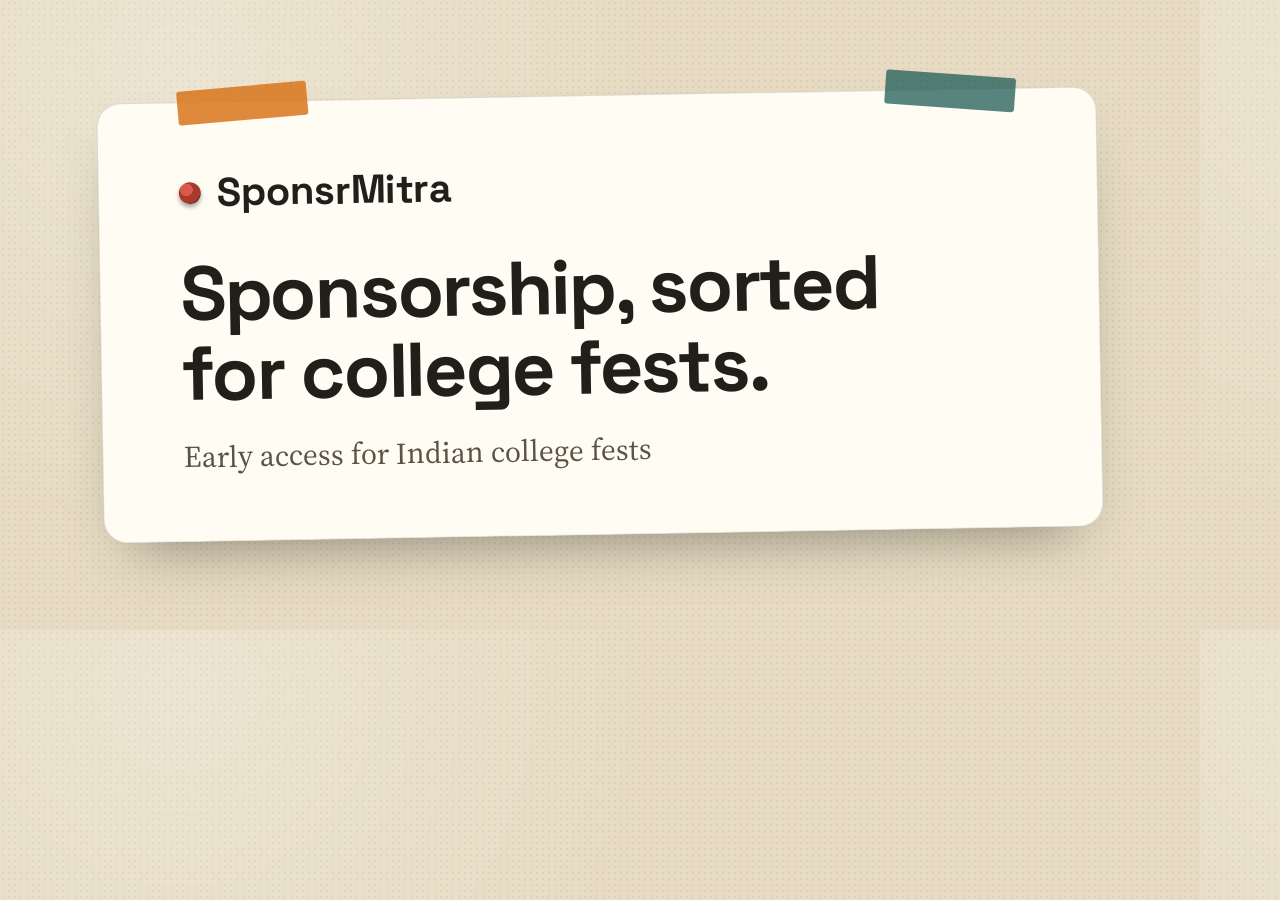
<file: scripts/og-card.html>
<!DOCTYPE html>
<!-- Source of public/og.png, the social preview image. Re-make it with:
     node scripts/make-og.js   (needs Playwright with Chromium) -->
<html lang="en">
<head>
<meta charset="UTF-8">
<link href="https://fonts.googleapis.com/css2?family=Space+Grotesk:wght@500;700&family=Source+Serif+4:opsz,wght@8..60,400&display=swap" rel="stylesheet">
<style>
*{box-sizing:border-box;margin:0;padding:0}
html,body{width:1200px;height:630px}
body{background:#E7DCC3;background-image:radial-gradient(circle at 15% 10%,rgba(255,255,255,.25),transparent 40%),radial-gradient(rgba(34,31,26,.06) 1px,transparent 1.3px);background-size:auto,6px 6px;display:flex;align-items:center;justify-content:center;font-family:"Space Grotesk",Arial,sans-serif;color:#221F1A}
.card{position:relative;width:1000px;height:440px;background:#FFFCF4;border:1px solid rgba(34,31,26,.14);border-radius:24px;box-shadow:0 30px 60px -30px rgba(34,31,26,.5);transform:rotate(-1deg);padding:72px 80px;display:flex;flex-direction:column;justify-content:center}
.tape{position:absolute;top:-16px;width:130px;height:34px;opacity:.85;border-radius:3px}
.t1{left:80px;background:#D9761C;transform:rotate(-4deg)}
.t2{right:80px;background:#1F5C56;transform:rotate(5deg);opacity:.75}
.brand{display:flex;align-items:center;gap:16px;font-weight:700;font-size:40px;letter-spacing:-.01em}
.pin{width:22px;height:22px;border-radius:50%;background:radial-gradient(circle at 35% 35%,#D85A4C 0 30%,#A83A2D 32% 70%,#6A231A 72%);box-shadow:0 3px 4px rgba(0,0,0,.35)}
h1{font-weight:700;font-size:76px;letter-spacing:-.03em;line-height:1.05;margin-top:36px}
p{font-family:"Source Serif 4",Georgia,serif;font-size:30px;color:#5A5445;margin-top:22px}
</style>
</head>
<body>
<div class="card">
  <span class="tape t1"></span><span class="tape t2"></span>
  <div class="brand"><span class="pin"></span>SponsrMitra</div>
  <h1>Sponsorship, sorted<br>for college fests.</h1>
  <p>Early access for Indian college fests</p>
</div>
</body>
</html>
</file>
